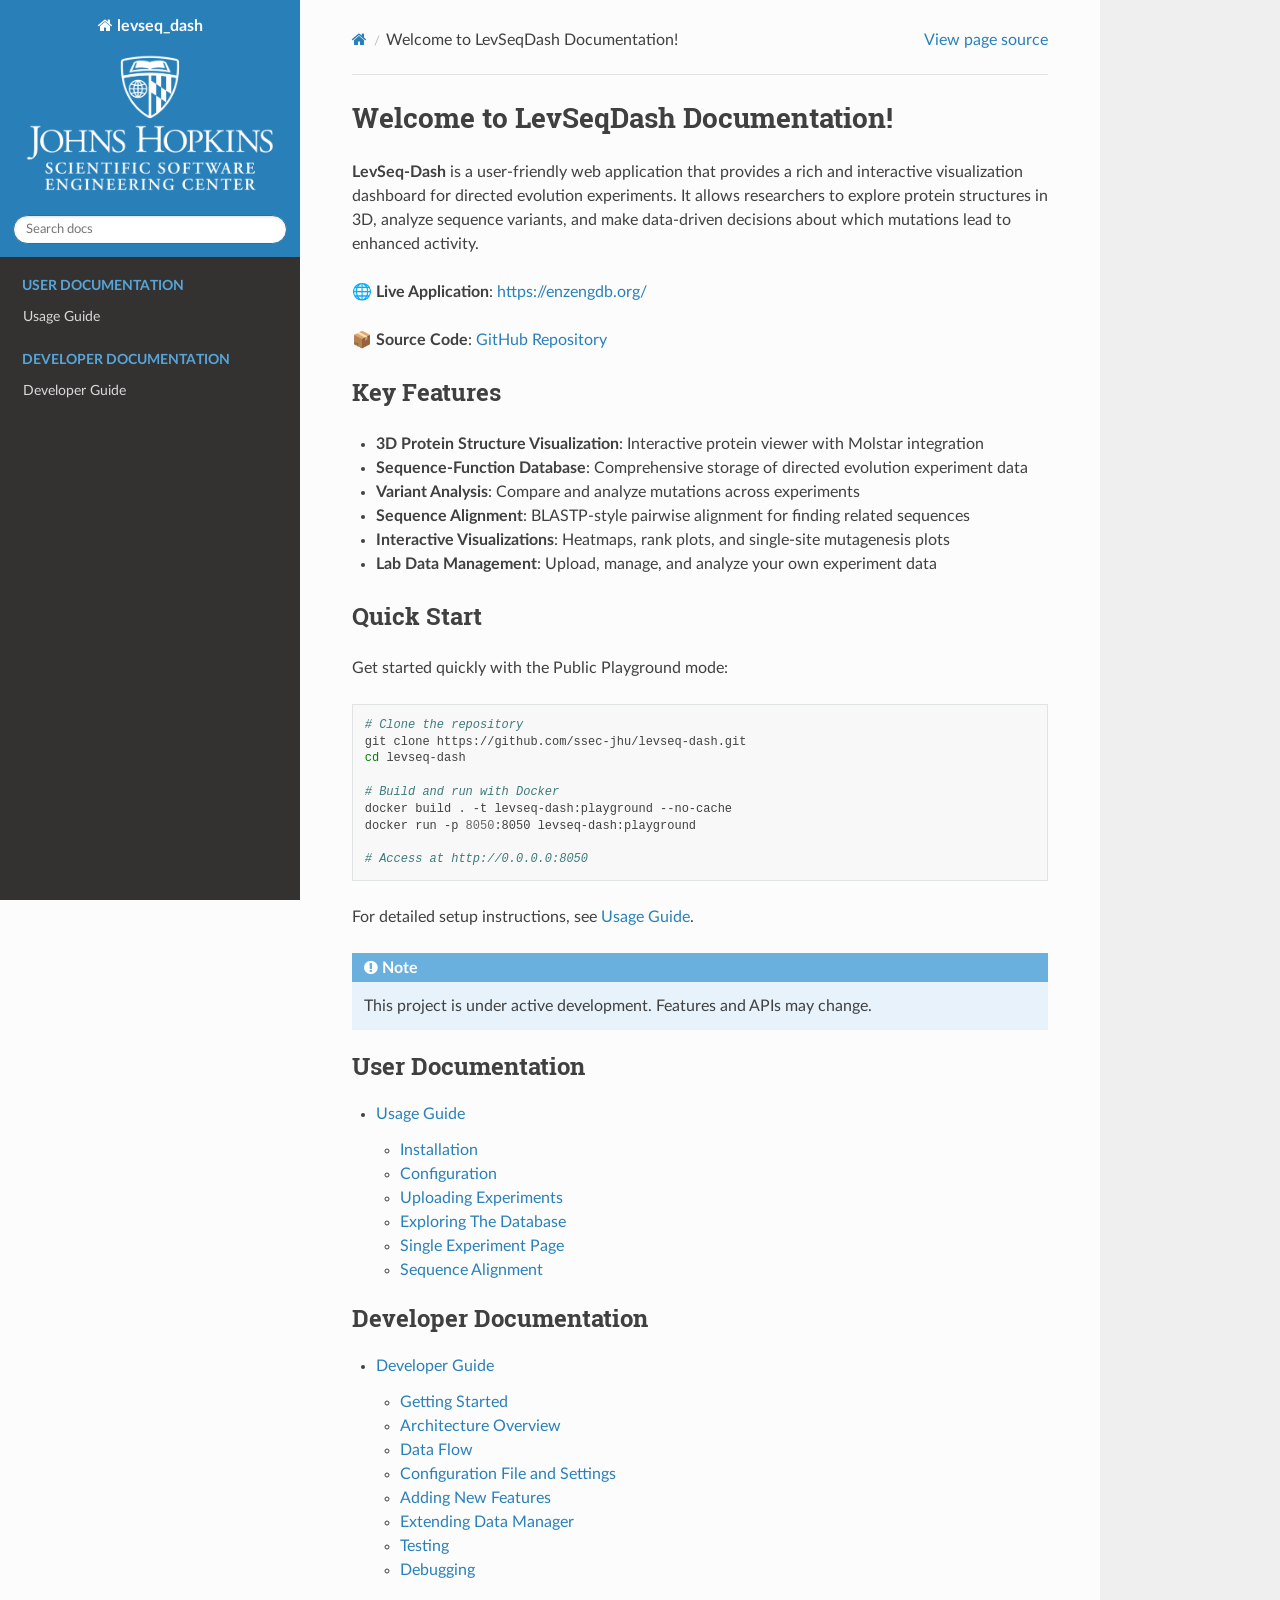
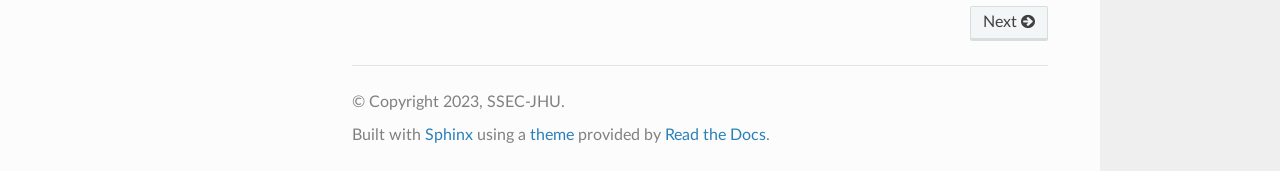
<file: index.html>
<!DOCTYPE html>
<html class="writer-html5" lang="en" data-content_root="./">
<head>
  <meta charset="utf-8" /><meta name="viewport" content="width=device-width, initial-scale=1" />

  <meta name="viewport" content="width=device-width, initial-scale=1.0" />
  <title>Welcome to LevSeqDash Documentation! &mdash; levseq_dash 0.1.dev1+g766015fef</title>
      <link rel="stylesheet" type="text/css" href="_static/pygments.css?v=b86133f3" />
      <link rel="stylesheet" type="text/css" href="_static/css/theme.css?v=9edc463e" />
      <link rel="stylesheet" type="text/css" href="_static/../_static/custom.css?v=9acc99a8" />

  
      <script src="_static/jquery.js?v=5d32c60e"></script>
      <script src="_static/_sphinx_javascript_frameworks_compat.js?v=2cd50e6c"></script>
      <script src="_static/documentation_options.js?v=ab91c79c"></script>
      <script src="_static/doctools.js?v=fd6eb6e6"></script>
      <script src="_static/sphinx_highlight.js?v=6ffebe34"></script>
    <script src="_static/js/theme.js"></script>
    <link rel="index" title="Index" href="genindex.html" />
    <link rel="search" title="Search" href="search.html" />
    <link rel="next" title="Usage Guide" href="usage.html" /> 
</head>

<body class="wy-body-for-nav"> 
  <div class="wy-grid-for-nav">
    <nav data-toggle="wy-nav-shift" class="wy-nav-side">
      <div class="wy-side-scroll">
        <div class="wy-side-nav-search" >

          
          
          <a href="#" class="icon icon-home">
            levseq_dash
              <img src="_static/SSEC_logo_vert_white_lg_1184x661.png" class="logo" alt="Logo"/>
          </a>
<div role="search">
  <form id="rtd-search-form" class="wy-form" action="search.html" method="get">
    <input type="text" name="q" placeholder="Search docs" aria-label="Search docs" />
    <input type="hidden" name="check_keywords" value="yes" />
    <input type="hidden" name="area" value="default" />
  </form>
</div>
        </div><div class="wy-menu wy-menu-vertical" data-spy="affix" role="navigation" aria-label="Navigation menu">
              <p class="caption" role="heading"><span class="caption-text">User Documentation</span></p>
<ul>
<li class="toctree-l1"><a class="reference internal" href="usage.html">Usage Guide</a></li>
</ul>
<p class="caption" role="heading"><span class="caption-text">Developer Documentation</span></p>
<ul>
<li class="toctree-l1"><a class="reference internal" href="developer.html">Developer Guide</a></li>
</ul>

        </div>
      </div>
    </nav>

    <section data-toggle="wy-nav-shift" class="wy-nav-content-wrap"><nav class="wy-nav-top" aria-label="Mobile navigation menu" >
          <i data-toggle="wy-nav-top" class="fa fa-bars"></i>
          <a href="#">levseq_dash</a>
      </nav>

      <div class="wy-nav-content">
        <div class="rst-content">
          <div role="navigation" aria-label="Page navigation">
  <ul class="wy-breadcrumbs">
      <li><a href="#" class="icon icon-home" aria-label="Home"></a></li>
      <li class="breadcrumb-item active">Welcome to LevSeqDash Documentation!</li>
      <li class="wy-breadcrumbs-aside">
            <a href="_sources/index.rst.txt" rel="nofollow"> View page source</a>
      </li>
  </ul>
  <hr/>
</div>
          <div role="main" class="document" itemscope="itemscope" itemtype="http://schema.org/Article">
           <div itemprop="articleBody">
             
  <section id="welcome-to-levseqdash-documentation">
<h1>Welcome to LevSeqDash Documentation!<a class="headerlink" href="#welcome-to-levseqdash-documentation" title="Link to this heading"></a></h1>
<p><strong>LevSeq-Dash</strong> is a user-friendly web application that provides a rich and interactive
visualization dashboard for directed evolution experiments. It allows researchers to explore
protein structures in 3D, analyze sequence variants, and make data-driven decisions about
which mutations lead to enhanced activity.</p>
<p>🌐 <strong>Live Application</strong>: <a class="reference external" href="https://enzengdb.org/">https://enzengdb.org/</a></p>
<p>📦 <strong>Source Code</strong>: <a class="reference external" href="https://github.com/ssec-jhu/levseq-dash">GitHub Repository</a></p>
<section id="key-features">
<h2>Key Features<a class="headerlink" href="#key-features" title="Link to this heading"></a></h2>
<ul class="simple">
<li><p><strong>3D Protein Structure Visualization</strong>: Interactive protein viewer with Molstar integration</p></li>
<li><p><strong>Sequence-Function Database</strong>: Comprehensive storage of directed evolution experiment data</p></li>
<li><p><strong>Variant Analysis</strong>: Compare and analyze mutations across experiments</p></li>
<li><p><strong>Sequence Alignment</strong>: BLASTP-style pairwise alignment for finding related sequences</p></li>
<li><p><strong>Interactive Visualizations</strong>: Heatmaps, rank plots, and single-site mutagenesis plots</p></li>
<li><p><strong>Lab Data Management</strong>: Upload, manage, and analyze your own experiment data</p></li>
</ul>
</section>
<section id="quick-start">
<h2>Quick Start<a class="headerlink" href="#quick-start" title="Link to this heading"></a></h2>
<p>Get started quickly with the Public Playground mode:</p>
<div class="highlight-bash notranslate"><div class="highlight"><pre><span></span><span class="c1"># Clone the repository</span>
git<span class="w"> </span>clone<span class="w"> </span>https://github.com/ssec-jhu/levseq-dash.git
<span class="nb">cd</span><span class="w"> </span>levseq-dash

<span class="c1"># Build and run with Docker</span>
docker<span class="w"> </span>build<span class="w"> </span>.<span class="w"> </span>-t<span class="w"> </span>levseq-dash:playground<span class="w"> </span>--no-cache
docker<span class="w"> </span>run<span class="w"> </span>-p<span class="w"> </span><span class="m">8050</span>:8050<span class="w"> </span>levseq-dash:playground

<span class="c1"># Access at http://0.0.0.0:8050</span>
</pre></div>
</div>
<p>For detailed setup instructions, see <a class="reference internal" href="usage.html"><span class="doc">Usage Guide</span></a>.</p>
<div class="admonition note">
<p class="admonition-title">Note</p>
<p>This project is under active development. Features and APIs may change.</p>
</div>
<div class="toctree-wrapper compound">
<p class="caption" role="heading"><span class="caption-text">User Documentation</span></p>
<ul>
<li class="toctree-l1"><a class="reference internal" href="usage.html">Usage Guide</a><ul>
<li class="toctree-l2"><a class="reference internal" href="usage.html#installation">Installation</a></li>
<li class="toctree-l2"><a class="reference internal" href="usage.html#configuration">Configuration</a></li>
<li class="toctree-l2"><a class="reference internal" href="usage.html#uploading-experiments">Uploading Experiments</a></li>
<li class="toctree-l2"><a class="reference internal" href="usage.html#exploring-the-database">Exploring The Database</a></li>
<li class="toctree-l2"><a class="reference internal" href="usage.html#single-experiment-page">Single Experiment Page</a></li>
<li class="toctree-l2"><a class="reference internal" href="usage.html#sequence-alignment">Sequence Alignment</a></li>
</ul>
</li>
</ul>
</div>
<div class="toctree-wrapper compound">
<p class="caption" role="heading"><span class="caption-text">Developer Documentation</span></p>
<ul>
<li class="toctree-l1"><a class="reference internal" href="developer.html">Developer Guide</a><ul>
<li class="toctree-l2"><a class="reference internal" href="developer.html#getting-started">Getting Started</a></li>
<li class="toctree-l2"><a class="reference internal" href="developer.html#architecture-overview">Architecture Overview</a></li>
<li class="toctree-l2"><a class="reference internal" href="developer.html#data-flow">Data Flow</a></li>
<li class="toctree-l2"><a class="reference internal" href="developer.html#configuration-file-and-settings">Configuration File and Settings</a></li>
<li class="toctree-l2"><a class="reference internal" href="developer.html#adding-new-features">Adding New Features</a></li>
<li class="toctree-l2"><a class="reference internal" href="developer.html#extending-data-manager">Extending Data Manager</a></li>
<li class="toctree-l2"><a class="reference internal" href="developer.html#testing">Testing</a></li>
<li class="toctree-l2"><a class="reference internal" href="developer.html#debugging">Debugging</a></li>
</ul>
</li>
</ul>
</div>
<div class="toctree-wrapper compound">
</div>
</section>
</section>


           </div>
          </div>
          <footer><div class="rst-footer-buttons" role="navigation" aria-label="Footer">
        <a href="usage.html" class="btn btn-neutral float-right" title="Usage Guide" accesskey="n" rel="next">Next <span class="fa fa-arrow-circle-right" aria-hidden="true"></span></a>
    </div>

  <hr/>

  <div role="contentinfo">
    <p>&#169; Copyright 2023, SSEC-JHU.</p>
  </div>

  Built with <a href="https://www.sphinx-doc.org/">Sphinx</a> using a
    <a href="https://github.com/readthedocs/sphinx_rtd_theme">theme</a>
    provided by <a href="https://readthedocs.org">Read the Docs</a>.
   

</footer>
        </div>
      </div>
    </section>
  </div>
  <script>
      jQuery(function () {
          SphinxRtdTheme.Navigation.enable(true);
      });
  </script> 

</body>
</html>
</file>
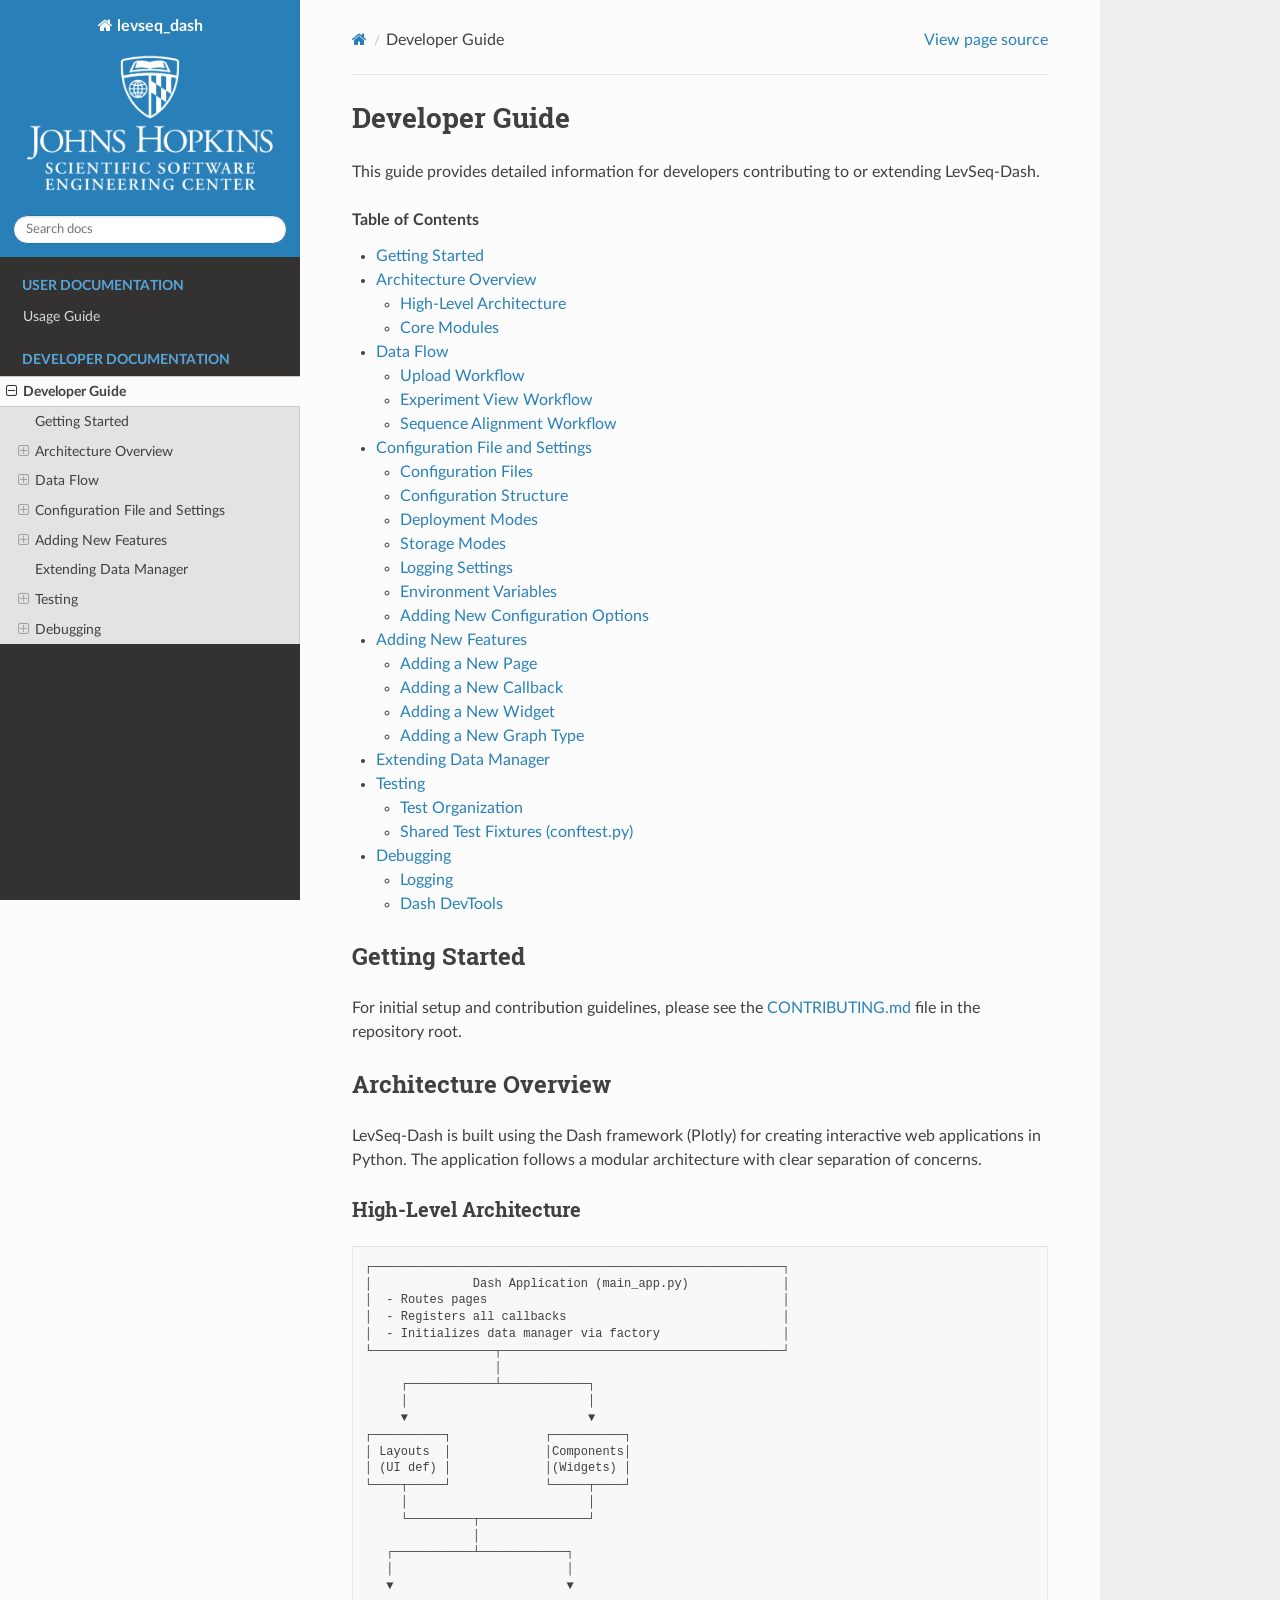
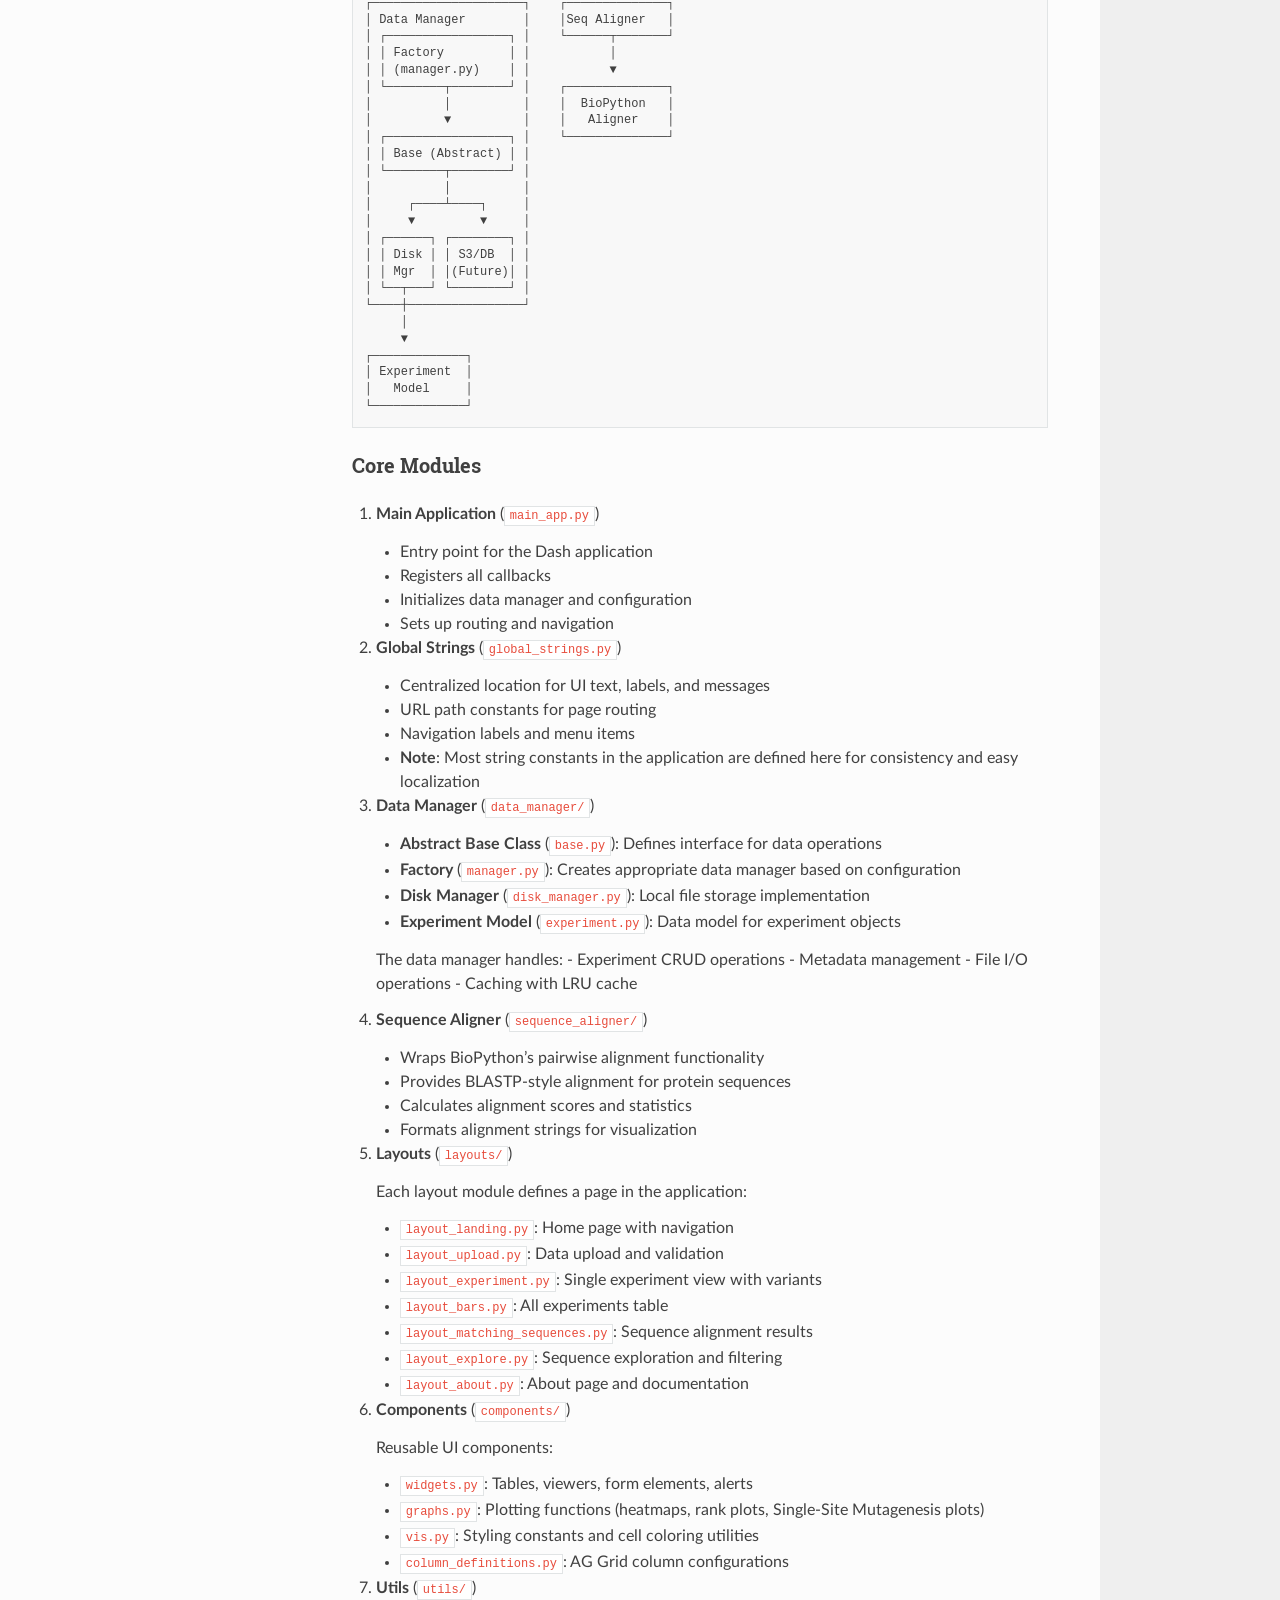
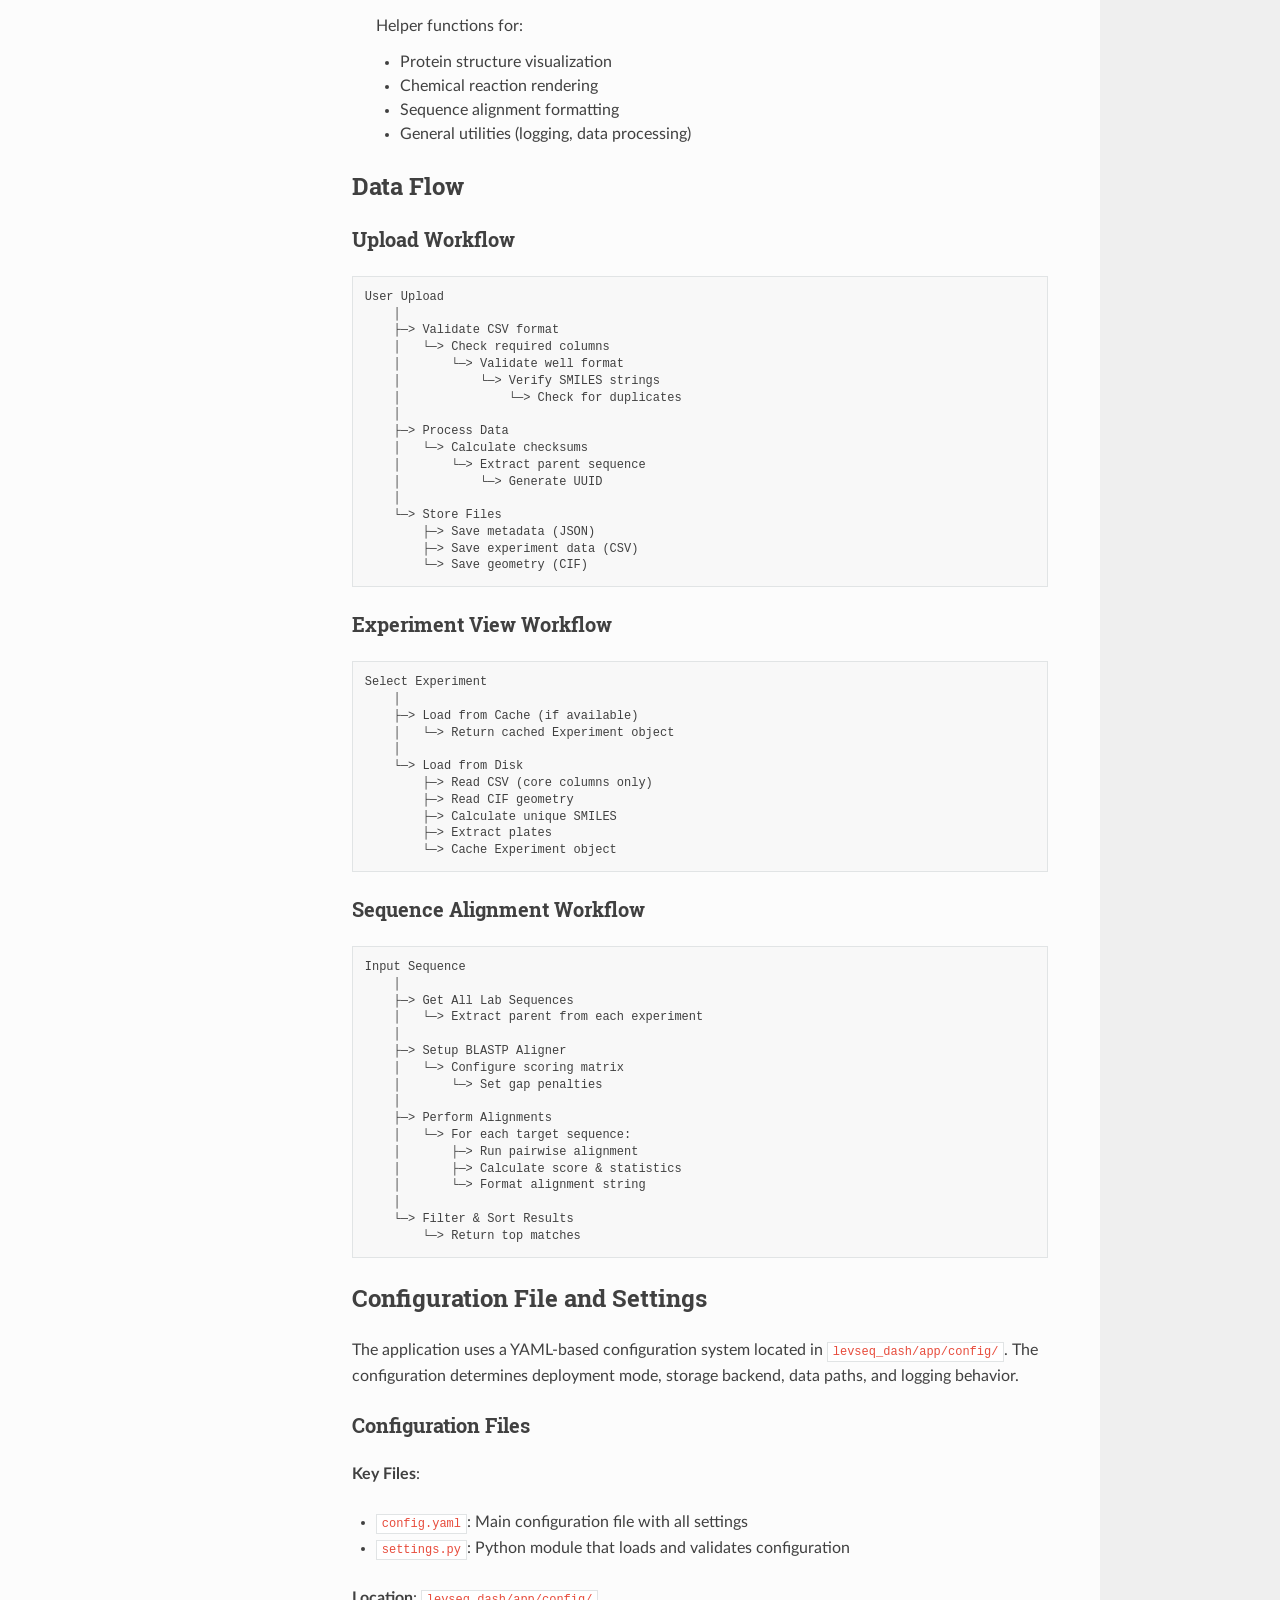
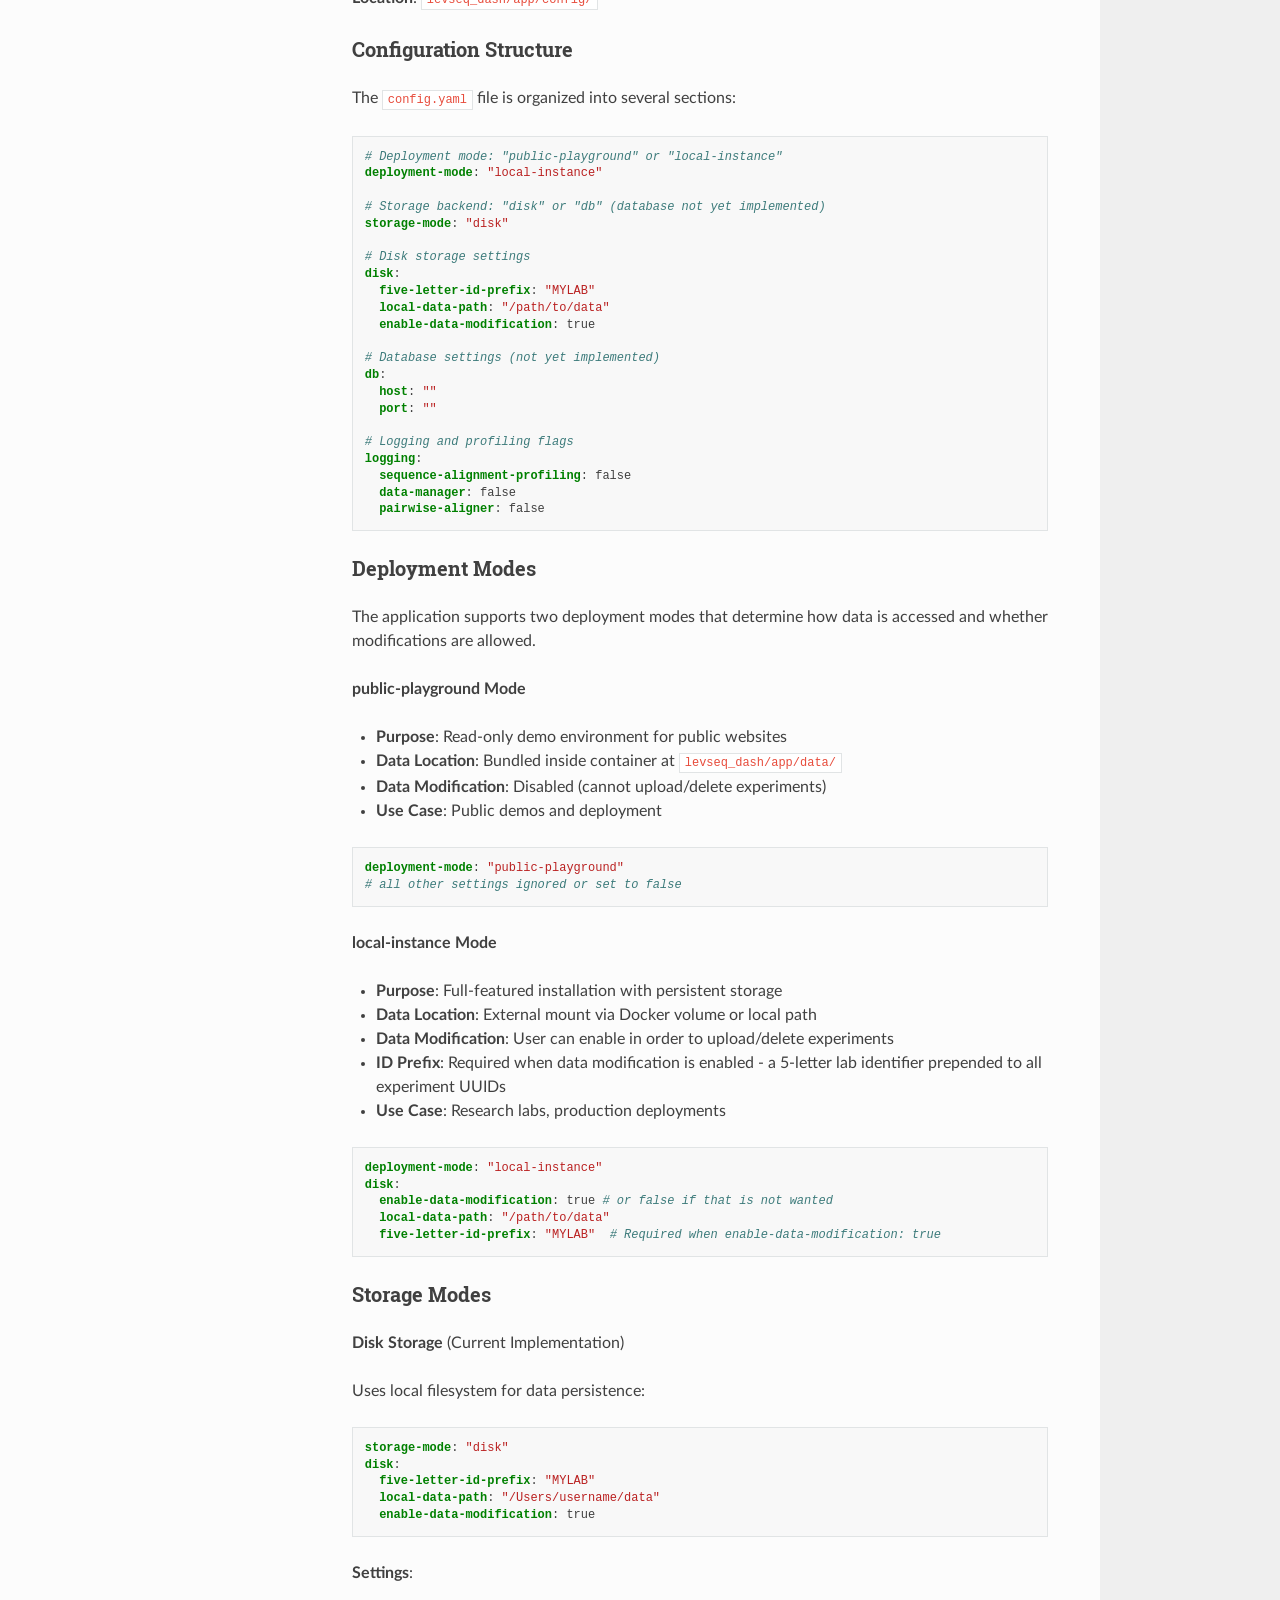
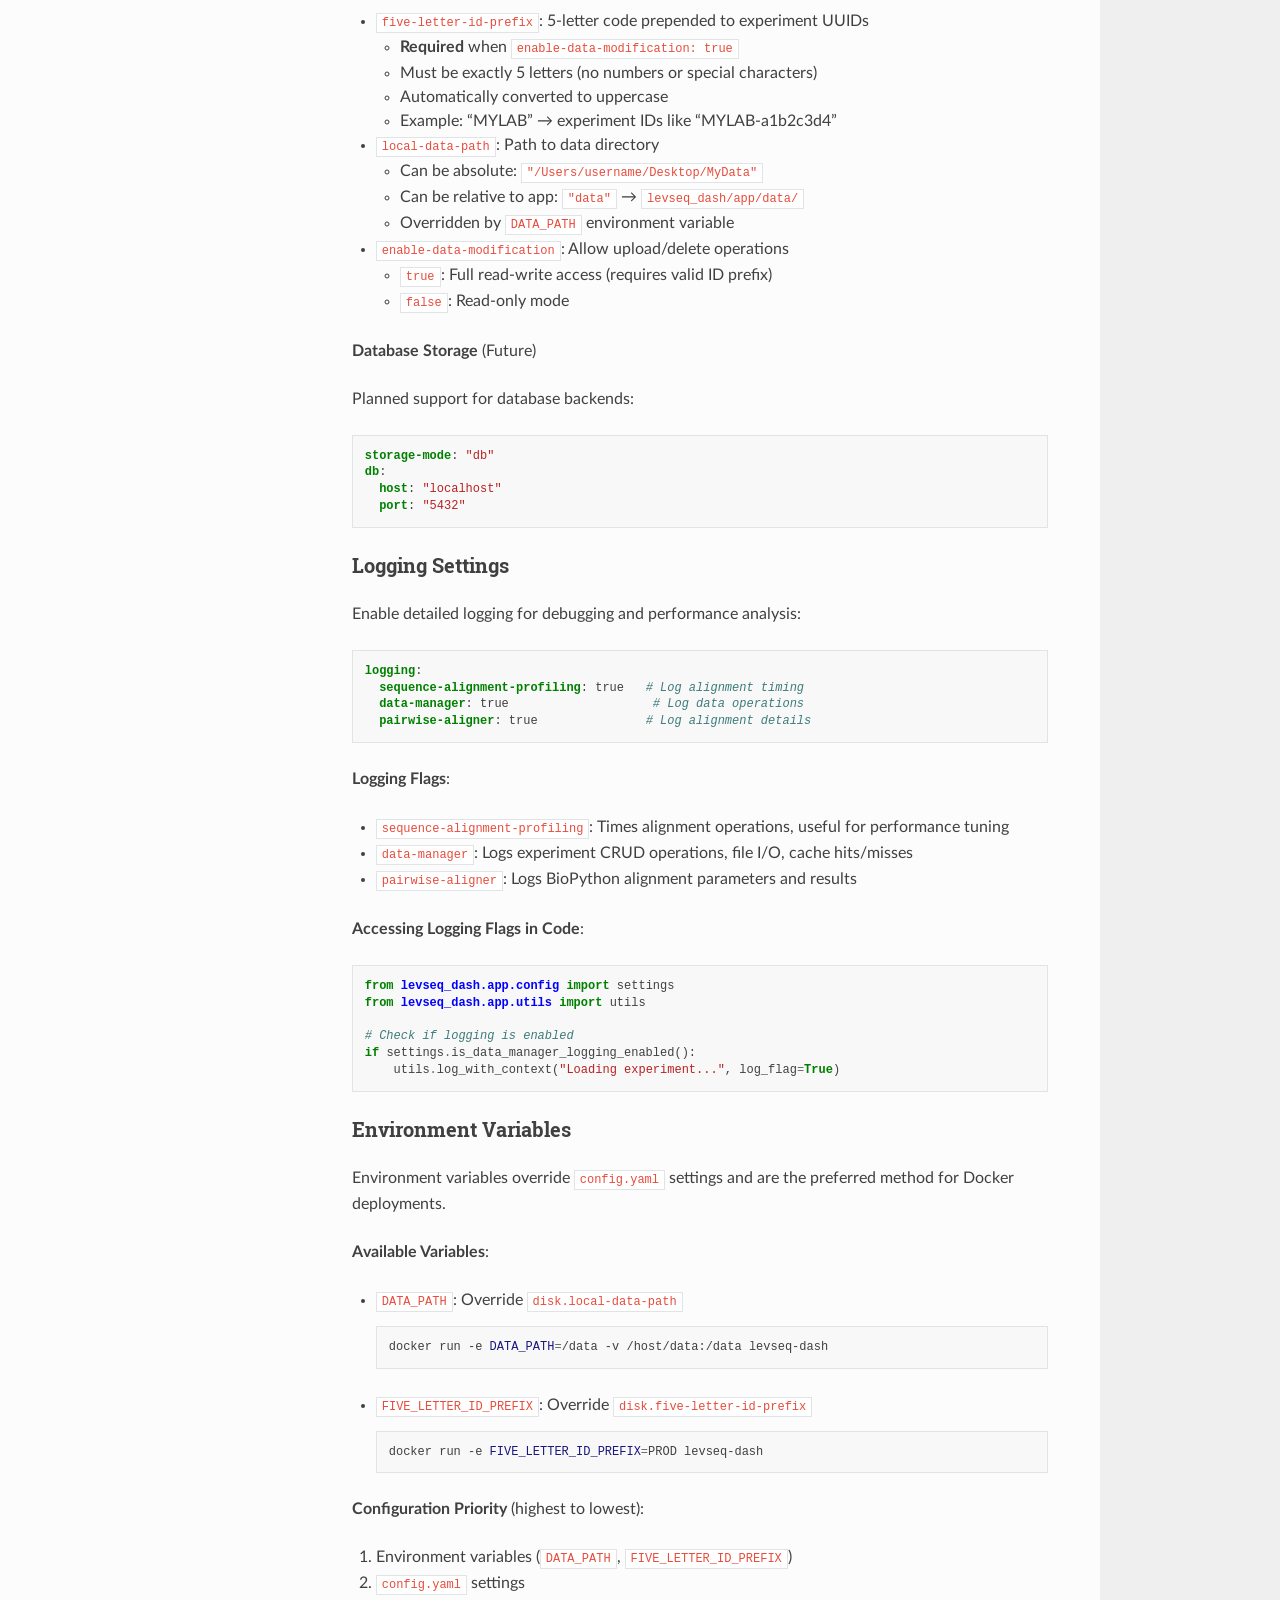
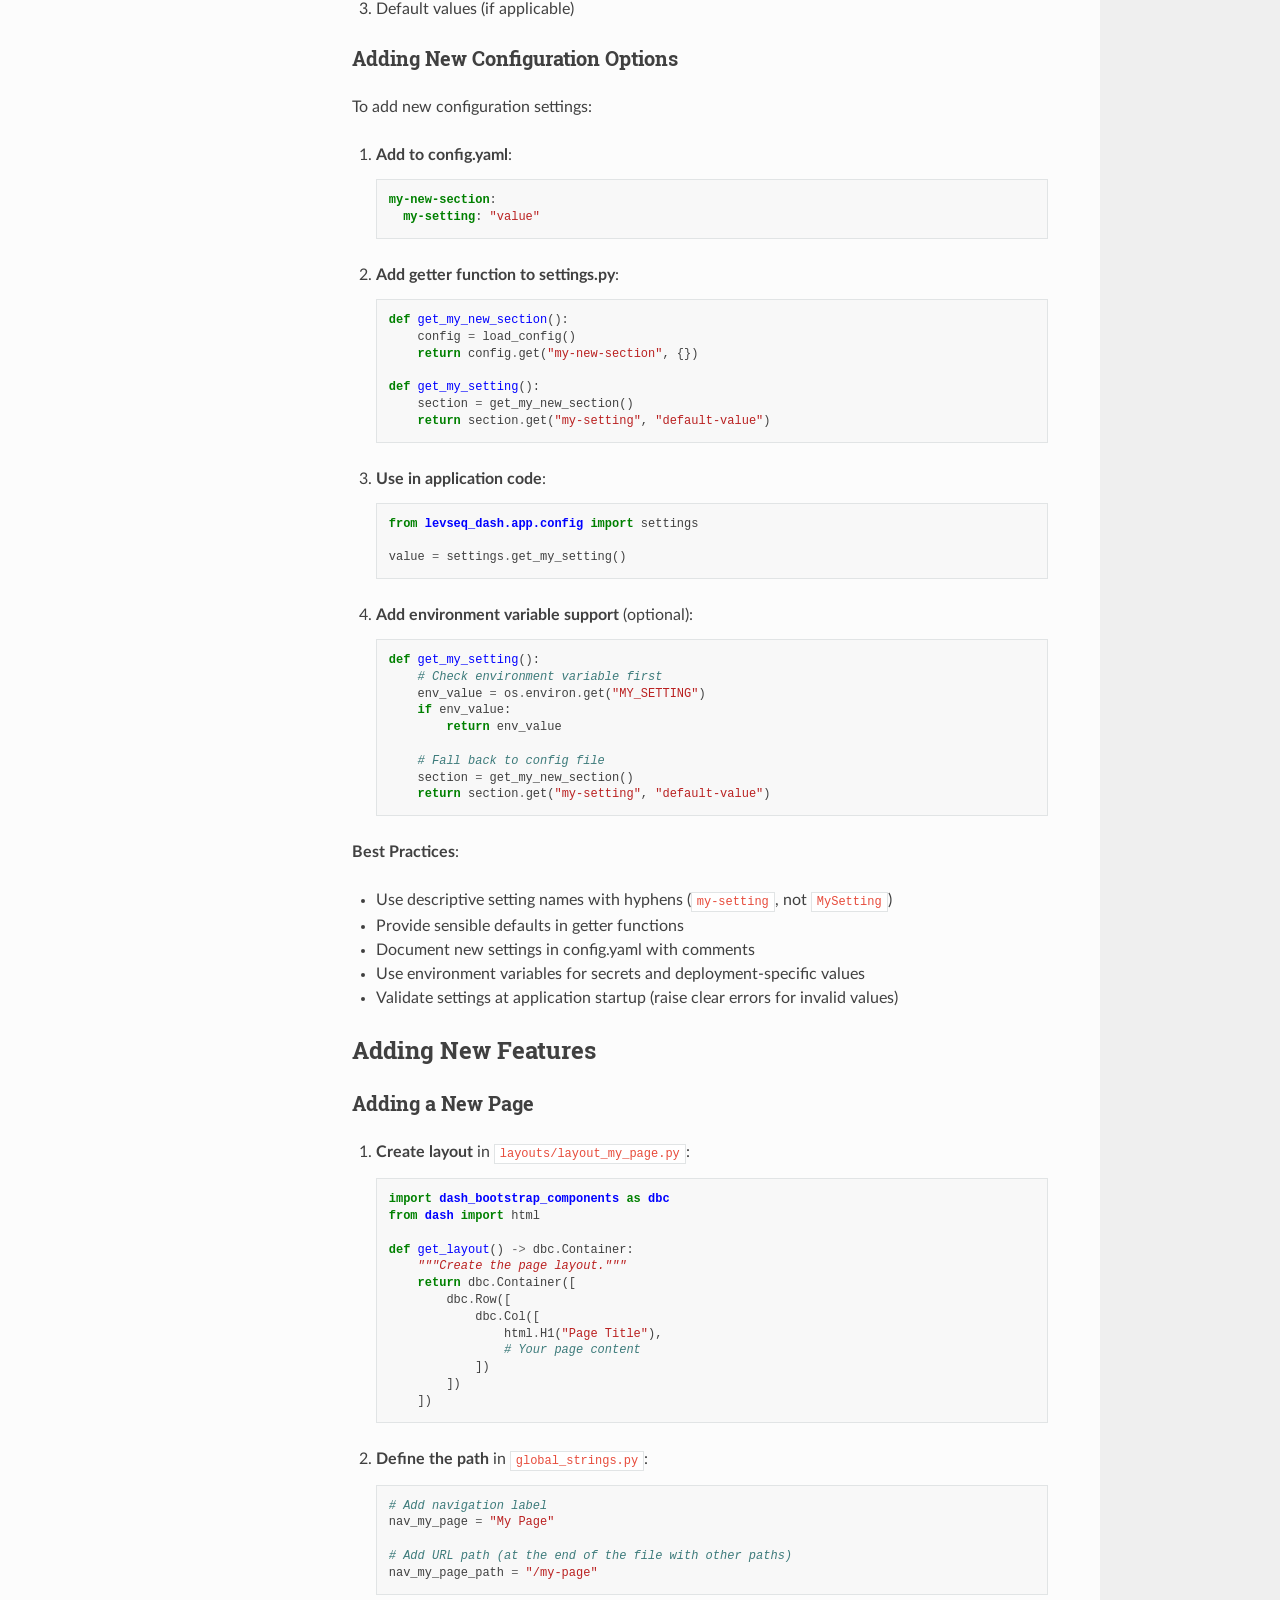
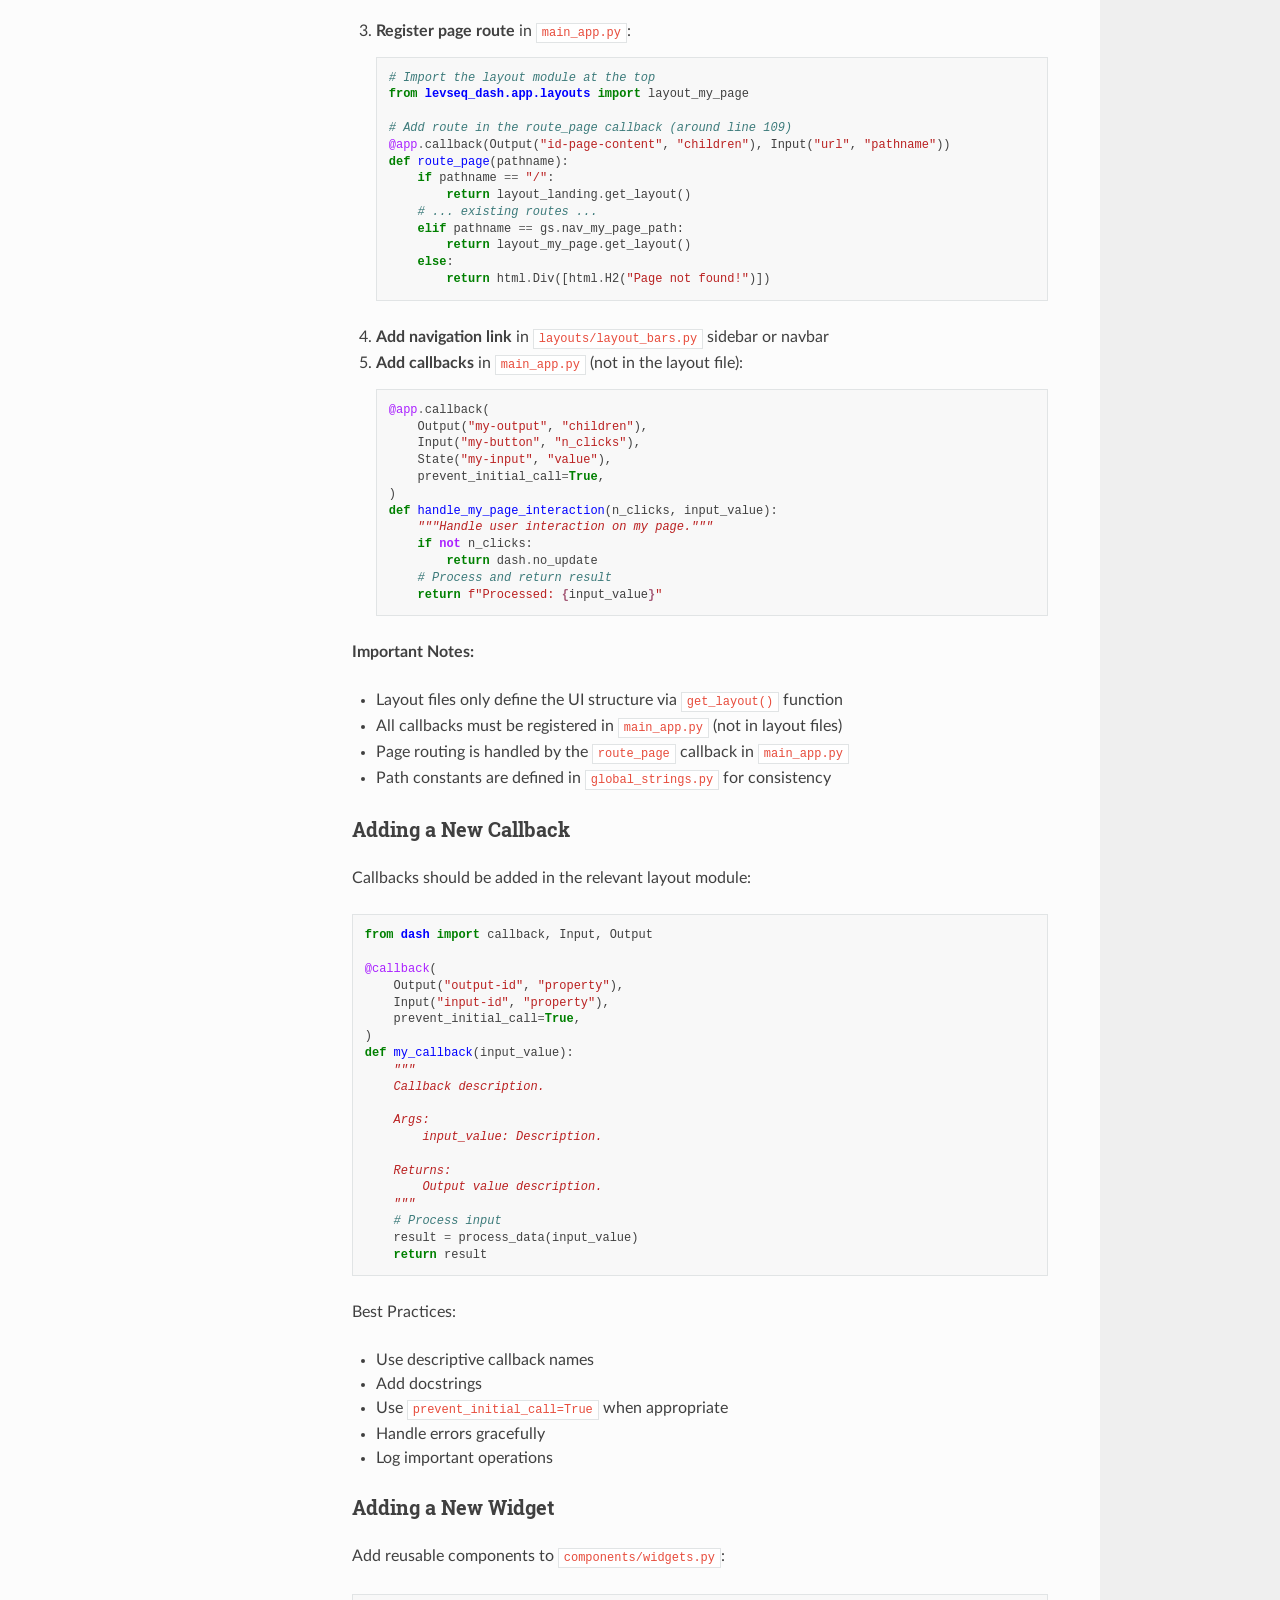
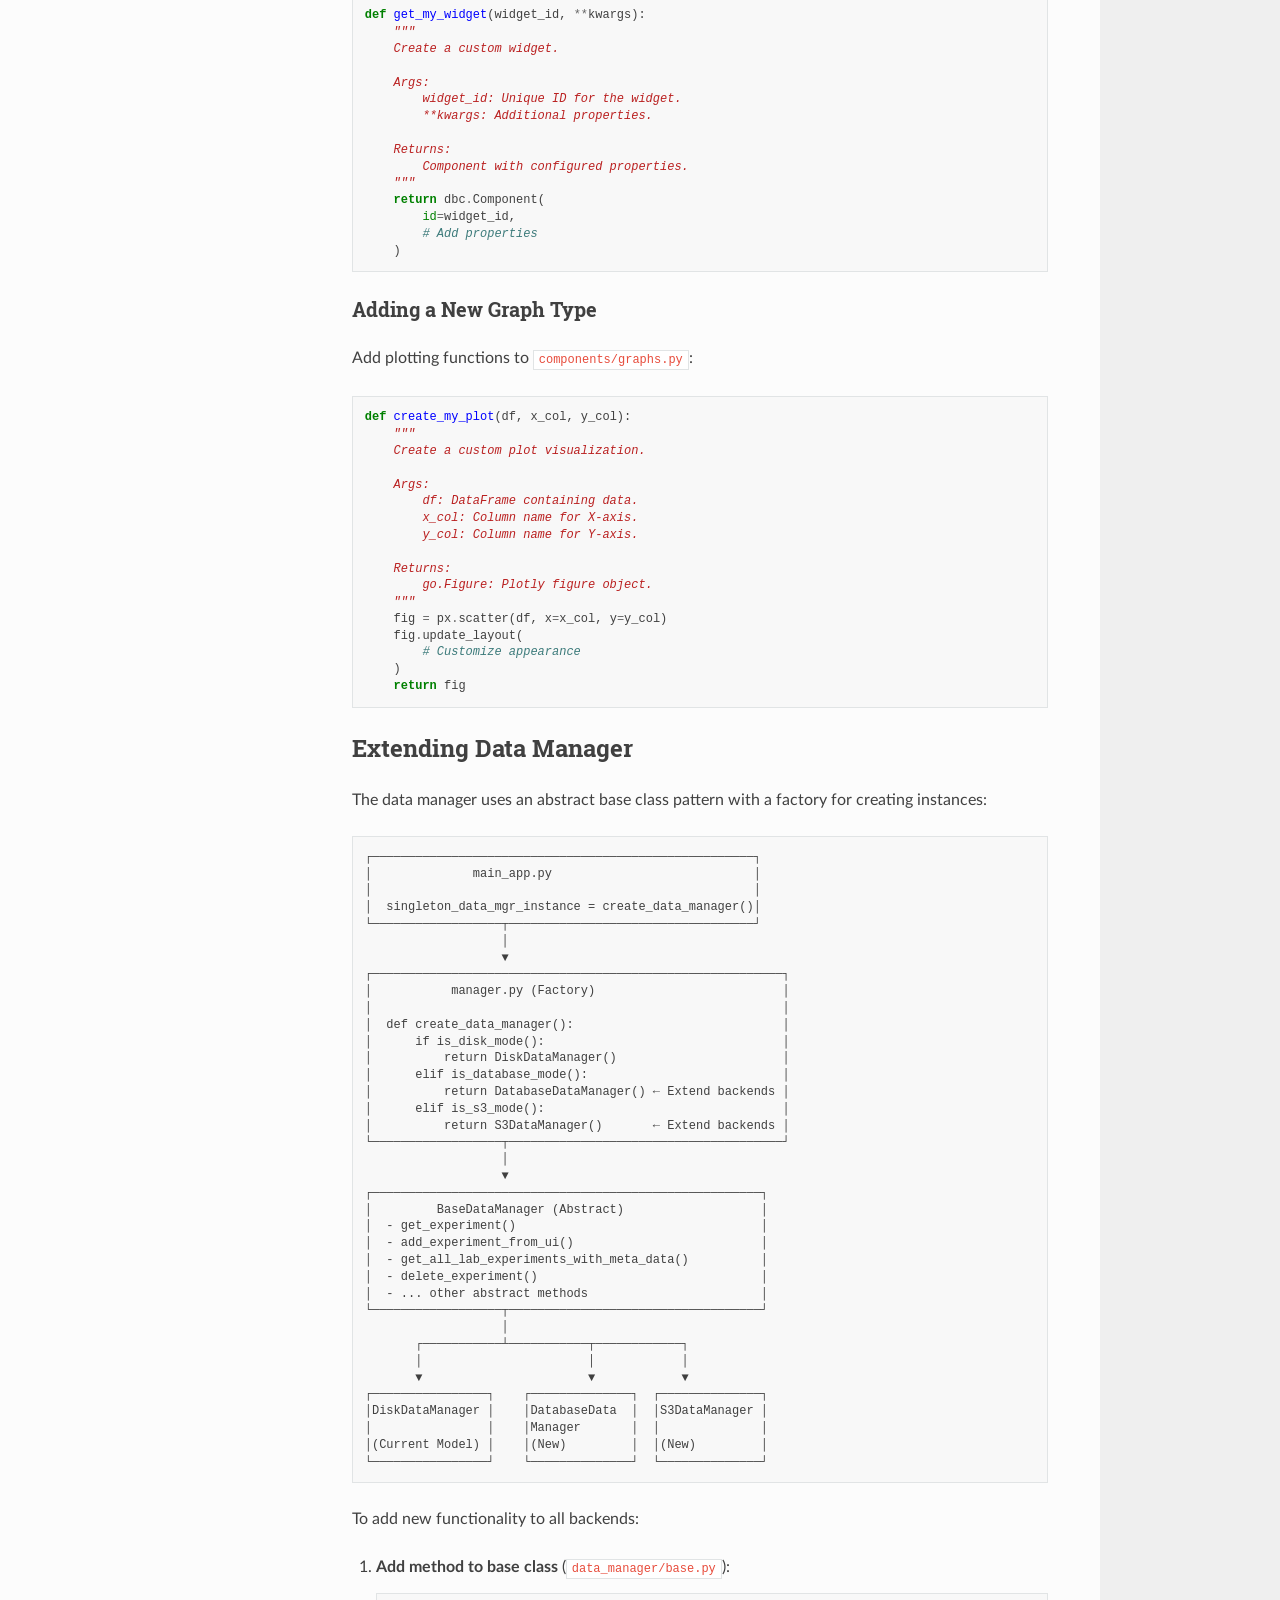
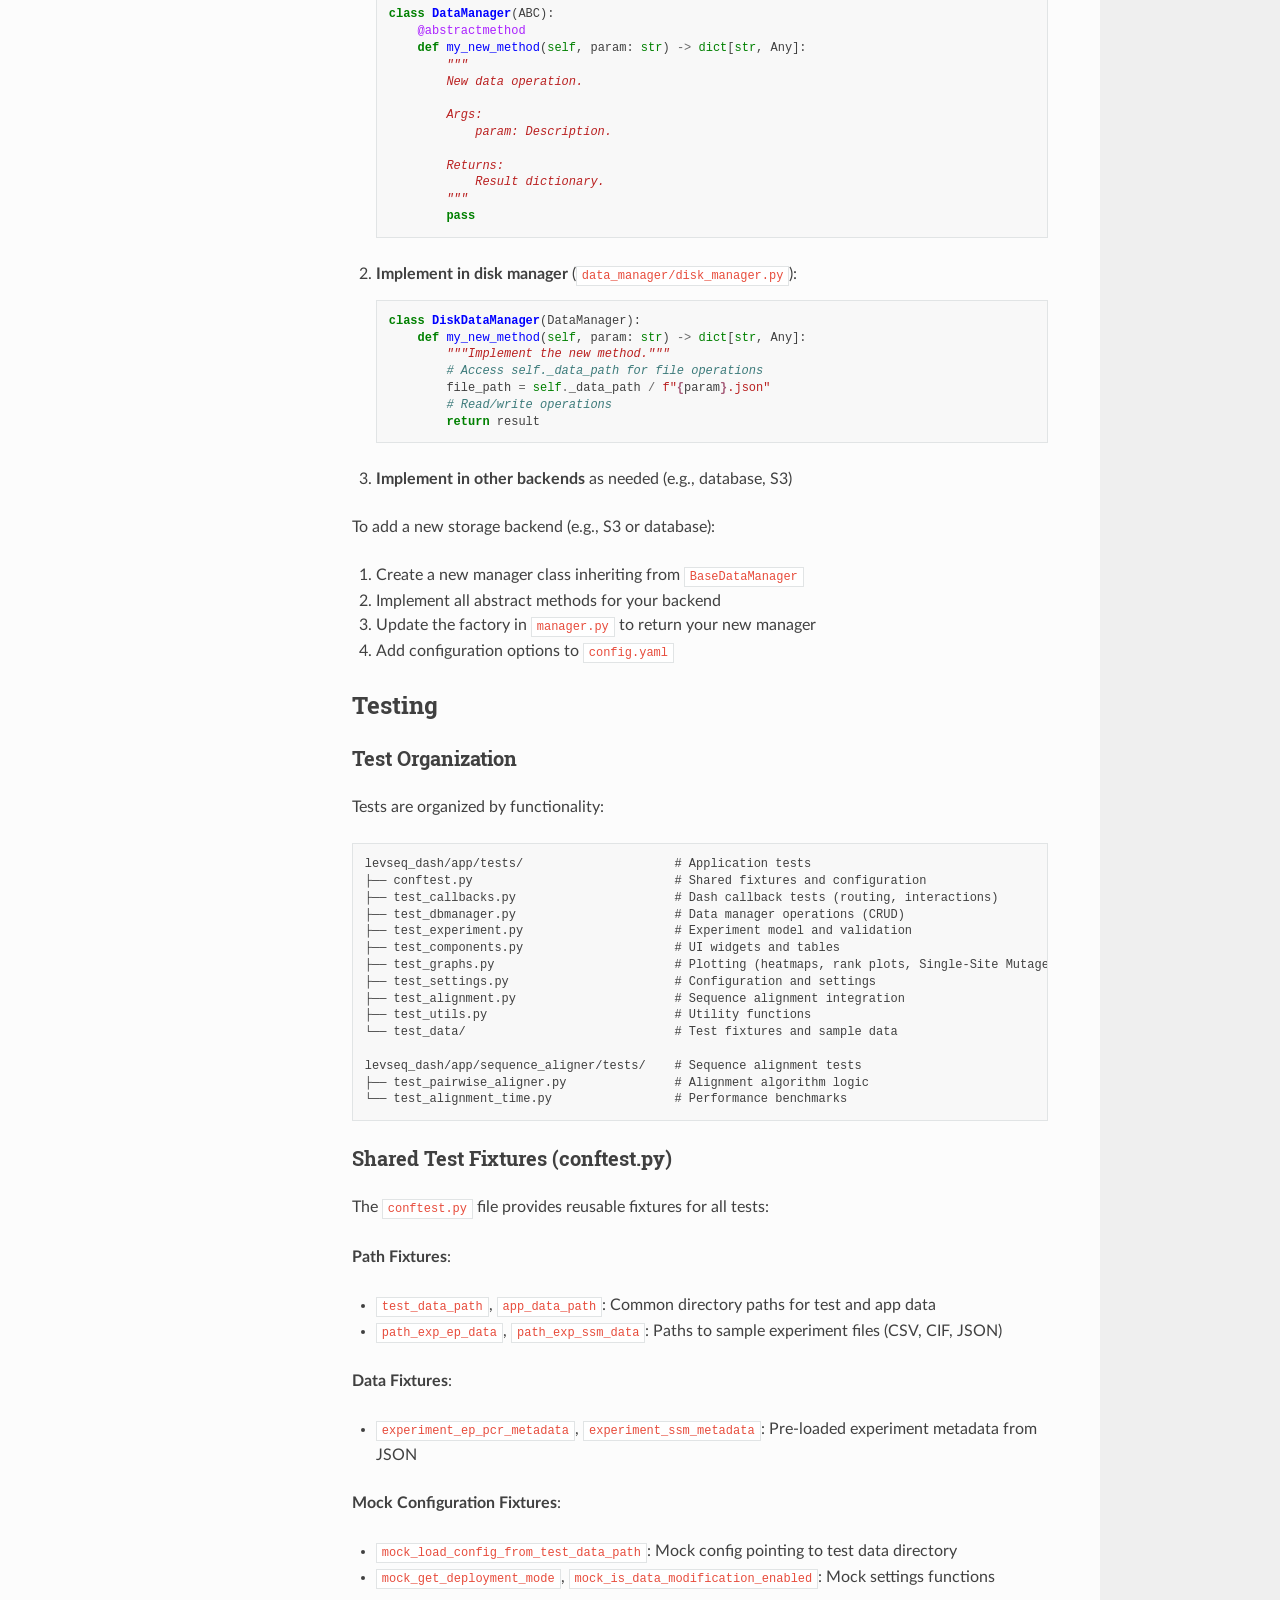
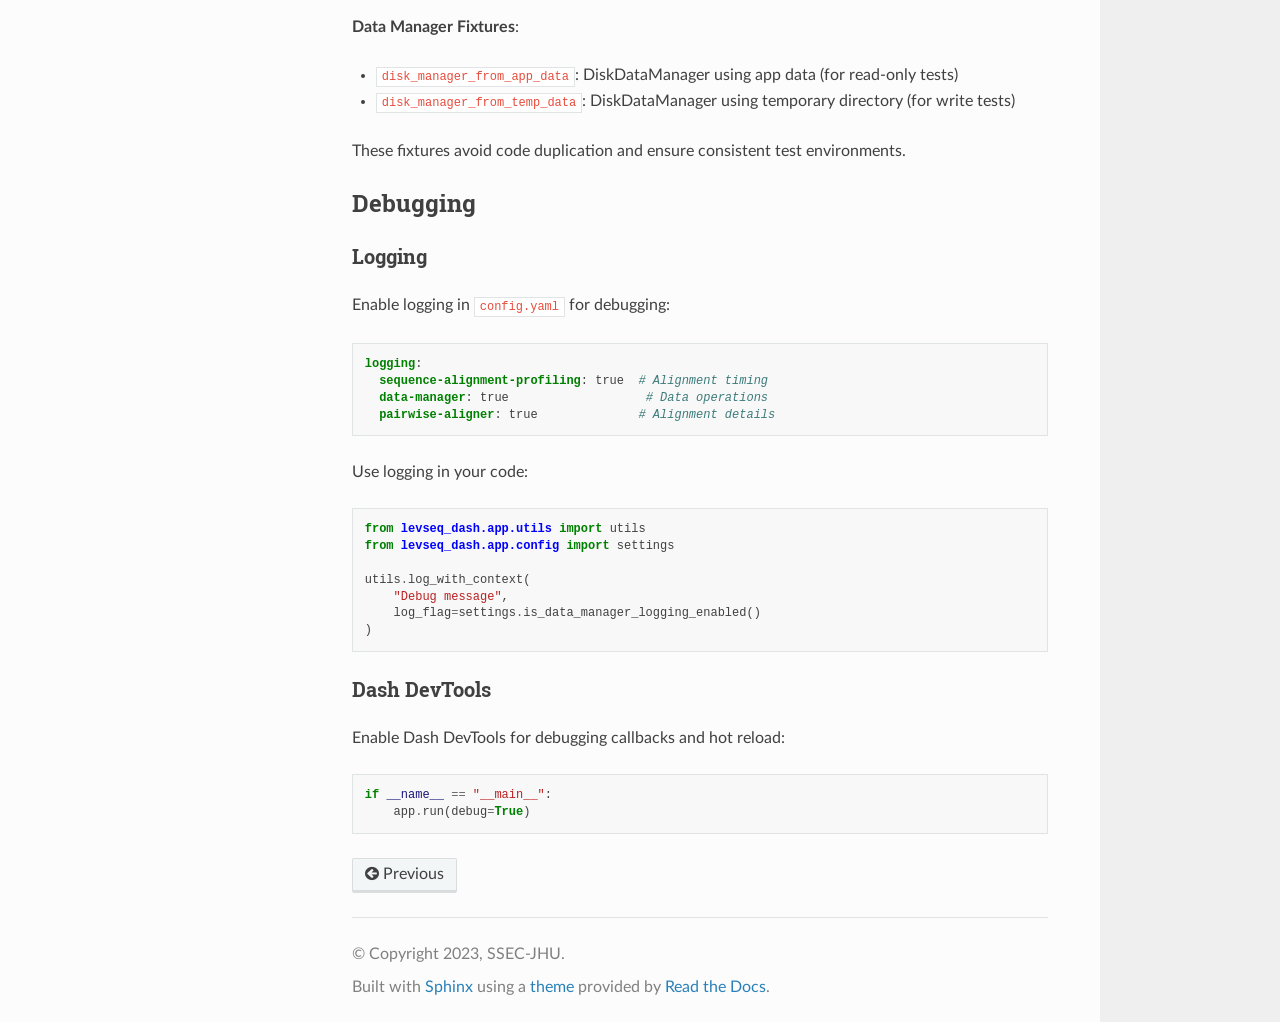
<file: developer.html>
<!DOCTYPE html>
<html class="writer-html5" lang="en" data-content_root="./">
<head>
  <meta charset="utf-8" /><meta name="viewport" content="width=device-width, initial-scale=1" />

  <meta name="viewport" content="width=device-width, initial-scale=1.0" />
  <title>Developer Guide &mdash; levseq_dash 0.1.dev1+g766015fef</title>
      <link rel="stylesheet" type="text/css" href="_static/pygments.css?v=b86133f3" />
      <link rel="stylesheet" type="text/css" href="_static/css/theme.css?v=9edc463e" />
      <link rel="stylesheet" type="text/css" href="_static/../_static/custom.css?v=9acc99a8" />

  
      <script src="_static/jquery.js?v=5d32c60e"></script>
      <script src="_static/_sphinx_javascript_frameworks_compat.js?v=2cd50e6c"></script>
      <script src="_static/documentation_options.js?v=ab91c79c"></script>
      <script src="_static/doctools.js?v=fd6eb6e6"></script>
      <script src="_static/sphinx_highlight.js?v=6ffebe34"></script>
    <script src="_static/js/theme.js"></script>
    <link rel="index" title="Index" href="genindex.html" />
    <link rel="search" title="Search" href="search.html" />
    <link rel="prev" title="Usage Guide" href="usage.html" /> 
</head>

<body class="wy-body-for-nav"> 
  <div class="wy-grid-for-nav">
    <nav data-toggle="wy-nav-shift" class="wy-nav-side">
      <div class="wy-side-scroll">
        <div class="wy-side-nav-search" >

          
          
          <a href="index.html" class="icon icon-home">
            levseq_dash
              <img src="_static/SSEC_logo_vert_white_lg_1184x661.png" class="logo" alt="Logo"/>
          </a>
<div role="search">
  <form id="rtd-search-form" class="wy-form" action="search.html" method="get">
    <input type="text" name="q" placeholder="Search docs" aria-label="Search docs" />
    <input type="hidden" name="check_keywords" value="yes" />
    <input type="hidden" name="area" value="default" />
  </form>
</div>
        </div><div class="wy-menu wy-menu-vertical" data-spy="affix" role="navigation" aria-label="Navigation menu">
              <p class="caption" role="heading"><span class="caption-text">User Documentation</span></p>
<ul>
<li class="toctree-l1"><a class="reference internal" href="usage.html">Usage Guide</a></li>
</ul>
<p class="caption" role="heading"><span class="caption-text">Developer Documentation</span></p>
<ul class="current">
<li class="toctree-l1 current"><a class="current reference internal" href="#">Developer Guide</a><ul>
<li class="toctree-l2"><a class="reference internal" href="#getting-started">Getting Started</a></li>
<li class="toctree-l2"><a class="reference internal" href="#architecture-overview">Architecture Overview</a><ul>
<li class="toctree-l3"><a class="reference internal" href="#high-level-architecture">High-Level Architecture</a></li>
<li class="toctree-l3"><a class="reference internal" href="#core-modules">Core Modules</a></li>
</ul>
</li>
<li class="toctree-l2"><a class="reference internal" href="#data-flow">Data Flow</a><ul>
<li class="toctree-l3"><a class="reference internal" href="#upload-workflow">Upload Workflow</a></li>
<li class="toctree-l3"><a class="reference internal" href="#experiment-view-workflow">Experiment View Workflow</a></li>
<li class="toctree-l3"><a class="reference internal" href="#sequence-alignment-workflow">Sequence Alignment Workflow</a></li>
</ul>
</li>
<li class="toctree-l2"><a class="reference internal" href="#configuration-file-and-settings">Configuration File and Settings</a><ul>
<li class="toctree-l3"><a class="reference internal" href="#configuration-files">Configuration Files</a></li>
<li class="toctree-l3"><a class="reference internal" href="#configuration-structure">Configuration Structure</a></li>
<li class="toctree-l3"><a class="reference internal" href="#deployment-modes">Deployment Modes</a></li>
<li class="toctree-l3"><a class="reference internal" href="#storage-modes">Storage Modes</a></li>
<li class="toctree-l3"><a class="reference internal" href="#logging-settings">Logging Settings</a></li>
<li class="toctree-l3"><a class="reference internal" href="#environment-variables">Environment Variables</a></li>
<li class="toctree-l3"><a class="reference internal" href="#adding-new-configuration-options">Adding New Configuration Options</a></li>
</ul>
</li>
<li class="toctree-l2"><a class="reference internal" href="#adding-new-features">Adding New Features</a><ul>
<li class="toctree-l3"><a class="reference internal" href="#adding-a-new-page">Adding a New Page</a></li>
<li class="toctree-l3"><a class="reference internal" href="#adding-a-new-callback">Adding a New Callback</a></li>
<li class="toctree-l3"><a class="reference internal" href="#adding-a-new-widget">Adding a New Widget</a></li>
<li class="toctree-l3"><a class="reference internal" href="#adding-a-new-graph-type">Adding a New Graph Type</a></li>
</ul>
</li>
<li class="toctree-l2"><a class="reference internal" href="#extending-data-manager">Extending Data Manager</a></li>
<li class="toctree-l2"><a class="reference internal" href="#testing">Testing</a><ul>
<li class="toctree-l3"><a class="reference internal" href="#test-organization">Test Organization</a></li>
<li class="toctree-l3"><a class="reference internal" href="#shared-test-fixtures-conftest-py">Shared Test Fixtures (conftest.py)</a></li>
</ul>
</li>
<li class="toctree-l2"><a class="reference internal" href="#debugging">Debugging</a><ul>
<li class="toctree-l3"><a class="reference internal" href="#logging">Logging</a></li>
<li class="toctree-l3"><a class="reference internal" href="#dash-devtools">Dash DevTools</a></li>
</ul>
</li>
</ul>
</li>
</ul>

        </div>
      </div>
    </nav>

    <section data-toggle="wy-nav-shift" class="wy-nav-content-wrap"><nav class="wy-nav-top" aria-label="Mobile navigation menu" >
          <i data-toggle="wy-nav-top" class="fa fa-bars"></i>
          <a href="index.html">levseq_dash</a>
      </nav>

      <div class="wy-nav-content">
        <div class="rst-content">
          <div role="navigation" aria-label="Page navigation">
  <ul class="wy-breadcrumbs">
      <li><a href="index.html" class="icon icon-home" aria-label="Home"></a></li>
      <li class="breadcrumb-item active">Developer Guide</li>
      <li class="wy-breadcrumbs-aside">
            <a href="_sources/developer.rst.txt" rel="nofollow"> View page source</a>
      </li>
  </ul>
  <hr/>
</div>
          <div role="main" class="document" itemscope="itemscope" itemtype="http://schema.org/Article">
           <div itemprop="articleBody">
             
  <section id="developer-guide">
<h1>Developer Guide<a class="headerlink" href="#developer-guide" title="Link to this heading"></a></h1>
<p>This guide provides detailed information for developers contributing to or extending LevSeq-Dash.</p>
<nav class="contents local" id="table-of-contents">
<p class="topic-title">Table of Contents</p>
<ul class="simple">
<li><p><a class="reference internal" href="#getting-started" id="id1">Getting Started</a></p></li>
<li><p><a class="reference internal" href="#architecture-overview" id="id2">Architecture Overview</a></p>
<ul>
<li><p><a class="reference internal" href="#high-level-architecture" id="id3">High-Level Architecture</a></p></li>
<li><p><a class="reference internal" href="#core-modules" id="id4">Core Modules</a></p></li>
</ul>
</li>
<li><p><a class="reference internal" href="#data-flow" id="id5">Data Flow</a></p>
<ul>
<li><p><a class="reference internal" href="#upload-workflow" id="id6">Upload Workflow</a></p></li>
<li><p><a class="reference internal" href="#experiment-view-workflow" id="id7">Experiment View Workflow</a></p></li>
<li><p><a class="reference internal" href="#sequence-alignment-workflow" id="id8">Sequence Alignment Workflow</a></p></li>
</ul>
</li>
<li><p><a class="reference internal" href="#configuration-file-and-settings" id="id9">Configuration File and Settings</a></p>
<ul>
<li><p><a class="reference internal" href="#configuration-files" id="id10">Configuration Files</a></p></li>
<li><p><a class="reference internal" href="#configuration-structure" id="id11">Configuration Structure</a></p></li>
<li><p><a class="reference internal" href="#deployment-modes" id="id12">Deployment Modes</a></p></li>
<li><p><a class="reference internal" href="#storage-modes" id="id13">Storage Modes</a></p></li>
<li><p><a class="reference internal" href="#logging-settings" id="id14">Logging Settings</a></p></li>
<li><p><a class="reference internal" href="#environment-variables" id="id15">Environment Variables</a></p></li>
<li><p><a class="reference internal" href="#adding-new-configuration-options" id="id16">Adding New Configuration Options</a></p></li>
</ul>
</li>
<li><p><a class="reference internal" href="#adding-new-features" id="id17">Adding New Features</a></p>
<ul>
<li><p><a class="reference internal" href="#adding-a-new-page" id="id18">Adding a New Page</a></p></li>
<li><p><a class="reference internal" href="#adding-a-new-callback" id="id19">Adding a New Callback</a></p></li>
<li><p><a class="reference internal" href="#adding-a-new-widget" id="id20">Adding a New Widget</a></p></li>
<li><p><a class="reference internal" href="#adding-a-new-graph-type" id="id21">Adding a New Graph Type</a></p></li>
</ul>
</li>
<li><p><a class="reference internal" href="#extending-data-manager" id="id22">Extending Data Manager</a></p></li>
<li><p><a class="reference internal" href="#testing" id="id23">Testing</a></p>
<ul>
<li><p><a class="reference internal" href="#test-organization" id="id24">Test Organization</a></p></li>
<li><p><a class="reference internal" href="#shared-test-fixtures-conftest-py" id="id25">Shared Test Fixtures (conftest.py)</a></p></li>
</ul>
</li>
<li><p><a class="reference internal" href="#debugging" id="id26">Debugging</a></p>
<ul>
<li><p><a class="reference internal" href="#logging" id="id27">Logging</a></p></li>
<li><p><a class="reference internal" href="#dash-devtools" id="id28">Dash DevTools</a></p></li>
</ul>
</li>
</ul>
</nav>
<section id="getting-started">
<h2><a class="toc-backref" href="#id1" role="doc-backlink">Getting Started</a><a class="headerlink" href="#getting-started" title="Link to this heading"></a></h2>
<p>For initial setup and contribution guidelines, please see the <a class="reference external" href="https://github.com/ssec-jhu/levseq-dash/blob/main/CONTRIBUTING.md">CONTRIBUTING.md</a> file in the repository root.</p>
</section>
<section id="architecture-overview">
<h2><a class="toc-backref" href="#id2" role="doc-backlink">Architecture Overview</a><a class="headerlink" href="#architecture-overview" title="Link to this heading"></a></h2>
<p>LevSeq-Dash is built using the Dash framework (Plotly) for creating interactive web applications in Python. The application follows a modular architecture with clear separation of concerns.</p>
<section id="high-level-architecture">
<h3><a class="toc-backref" href="#id3" role="doc-backlink">High-Level Architecture</a><a class="headerlink" href="#high-level-architecture" title="Link to this heading"></a></h3>
<div class="highlight-text notranslate"><div class="highlight"><pre><span></span>┌─────────────────────────────────────────────────────────┐
│              Dash Application (main_app.py)             │
│  - Routes pages                                         │
│  - Registers all callbacks                              │
│  - Initializes data manager via factory                 │
└─────────────────┬───────────────────────────────────────┘
                  │
     ┌────────────┴────────────┐
     │                         │
     ▼                         ▼
┌──────────┐             ┌──────────┐
│ Layouts  │             │Components│
│ (UI def) │             │(Widgets) │
└────┬─────┘             └─────┬────┘
     │                         │
     └─────────┬───────────────┘
               │
   ┌───────────┴────────────┐
   │                        │
   ▼                        ▼
┌─────────────────────┐    ┌──────────────┐
│ Data Manager        │    │Seq Aligner   │
│ ┌─────────────────┐ │    └──────┬───────┘
│ │ Factory         │ │           │
│ │ (manager.py)    │ │           ▼
│ └────────┬────────┘ │    ┌──────────────┐
│          │          │    │  BioPython   │
│          ▼          │    │   Aligner    │
│ ┌─────────────────┐ │    └──────────────┘
│ │ Base (Abstract) │ │
│ └────────┬────────┘ │
│          │          │
│     ┌────┴────┐     │
│     ▼         ▼     │
│ ┌──────┐ ┌────────┐ │
│ │ Disk │ │ S3/DB  │ │
│ │ Mgr  │ │(Future)│ │
│ └──┬───┘ └────────┘ │
└────┼────────────────┘
     │
     ▼
┌─────────────┐
│ Experiment  │
│   Model     │
└─────────────┘
</pre></div>
</div>
</section>
<section id="core-modules">
<h3><a class="toc-backref" href="#id4" role="doc-backlink">Core Modules</a><a class="headerlink" href="#core-modules" title="Link to this heading"></a></h3>
<ol class="arabic">
<li><p><strong>Main Application</strong> (<code class="docutils literal notranslate"><span class="pre">main_app.py</span></code>)</p>
<ul class="simple">
<li><p>Entry point for the Dash application</p></li>
<li><p>Registers all callbacks</p></li>
<li><p>Initializes data manager and configuration</p></li>
<li><p>Sets up routing and navigation</p></li>
</ul>
</li>
<li><p><strong>Global Strings</strong> (<code class="docutils literal notranslate"><span class="pre">global_strings.py</span></code>)</p>
<ul class="simple">
<li><p>Centralized location for UI text, labels, and messages</p></li>
<li><p>URL path constants for page routing</p></li>
<li><p>Navigation labels and menu items</p></li>
<li><p><strong>Note</strong>: Most string constants in the application are defined here for consistency and easy localization</p></li>
</ul>
</li>
<li><p><strong>Data Manager</strong> (<code class="docutils literal notranslate"><span class="pre">data_manager/</span></code>)</p>
<ul class="simple">
<li><p><strong>Abstract Base Class</strong> (<code class="docutils literal notranslate"><span class="pre">base.py</span></code>): Defines interface for data operations</p></li>
<li><p><strong>Factory</strong> (<code class="docutils literal notranslate"><span class="pre">manager.py</span></code>): Creates appropriate data manager based on configuration</p></li>
<li><p><strong>Disk Manager</strong> (<code class="docutils literal notranslate"><span class="pre">disk_manager.py</span></code>): Local file storage implementation</p></li>
<li><p><strong>Experiment Model</strong> (<code class="docutils literal notranslate"><span class="pre">experiment.py</span></code>): Data model for experiment objects</p></li>
</ul>
<p>The data manager handles:
- Experiment CRUD operations
- Metadata management
- File I/O operations
- Caching with LRU cache</p>
</li>
<li><p><strong>Sequence Aligner</strong> (<code class="docutils literal notranslate"><span class="pre">sequence_aligner/</span></code>)</p>
<ul class="simple">
<li><p>Wraps BioPython’s pairwise alignment functionality</p></li>
<li><p>Provides BLASTP-style alignment for protein sequences</p></li>
<li><p>Calculates alignment scores and statistics</p></li>
<li><p>Formats alignment strings for visualization</p></li>
</ul>
</li>
<li><p><strong>Layouts</strong> (<code class="docutils literal notranslate"><span class="pre">layouts/</span></code>)</p>
<p>Each layout module defines a page in the application:</p>
<ul class="simple">
<li><p><code class="docutils literal notranslate"><span class="pre">layout_landing.py</span></code>: Home page with navigation</p></li>
<li><p><code class="docutils literal notranslate"><span class="pre">layout_upload.py</span></code>: Data upload and validation</p></li>
<li><p><code class="docutils literal notranslate"><span class="pre">layout_experiment.py</span></code>: Single experiment view with variants</p></li>
<li><p><code class="docutils literal notranslate"><span class="pre">layout_bars.py</span></code>: All experiments table</p></li>
<li><p><code class="docutils literal notranslate"><span class="pre">layout_matching_sequences.py</span></code>: Sequence alignment results</p></li>
<li><p><code class="docutils literal notranslate"><span class="pre">layout_explore.py</span></code>: Sequence exploration and filtering</p></li>
<li><p><code class="docutils literal notranslate"><span class="pre">layout_about.py</span></code>: About page and documentation</p></li>
</ul>
</li>
<li><p><strong>Components</strong> (<code class="docutils literal notranslate"><span class="pre">components/</span></code>)</p>
<p>Reusable UI components:</p>
<ul class="simple">
<li><p><code class="docutils literal notranslate"><span class="pre">widgets.py</span></code>: Tables, viewers, form elements, alerts</p></li>
<li><p><code class="docutils literal notranslate"><span class="pre">graphs.py</span></code>: Plotting functions (heatmaps, rank plots, Single-Site Mutagenesis plots)</p></li>
<li><p><code class="docutils literal notranslate"><span class="pre">vis.py</span></code>: Styling constants and cell coloring utilities</p></li>
<li><p><code class="docutils literal notranslate"><span class="pre">column_definitions.py</span></code>: AG Grid column configurations</p></li>
</ul>
</li>
<li><p><strong>Utils</strong> (<code class="docutils literal notranslate"><span class="pre">utils/</span></code>)</p>
<p>Helper functions for:</p>
<ul class="simple">
<li><p>Protein structure visualization</p></li>
<li><p>Chemical reaction rendering</p></li>
<li><p>Sequence alignment formatting</p></li>
<li><p>General utilities (logging, data processing)</p></li>
</ul>
</li>
</ol>
</section>
</section>
<section id="data-flow">
<h2><a class="toc-backref" href="#id5" role="doc-backlink">Data Flow</a><a class="headerlink" href="#data-flow" title="Link to this heading"></a></h2>
<section id="upload-workflow">
<h3><a class="toc-backref" href="#id6" role="doc-backlink">Upload Workflow</a><a class="headerlink" href="#upload-workflow" title="Link to this heading"></a></h3>
<div class="highlight-text notranslate"><div class="highlight"><pre><span></span>User Upload
    │
    ├─&gt; Validate CSV format
    │   └─&gt; Check required columns
    │       └─&gt; Validate well format
    │           └─&gt; Verify SMILES strings
    │               └─&gt; Check for duplicates
    │
    ├─&gt; Process Data
    │   └─&gt; Calculate checksums
    │       └─&gt; Extract parent sequence
    │           └─&gt; Generate UUID
    │
    └─&gt; Store Files
        ├─&gt; Save metadata (JSON)
        ├─&gt; Save experiment data (CSV)
        └─&gt; Save geometry (CIF)
</pre></div>
</div>
</section>
<section id="experiment-view-workflow">
<h3><a class="toc-backref" href="#id7" role="doc-backlink">Experiment View Workflow</a><a class="headerlink" href="#experiment-view-workflow" title="Link to this heading"></a></h3>
<div class="highlight-text notranslate"><div class="highlight"><pre><span></span>Select Experiment
    │
    ├─&gt; Load from Cache (if available)
    │   └─&gt; Return cached Experiment object
    │
    └─&gt; Load from Disk
        ├─&gt; Read CSV (core columns only)
        ├─&gt; Read CIF geometry
        ├─&gt; Calculate unique SMILES
        ├─&gt; Extract plates
        └─&gt; Cache Experiment object
</pre></div>
</div>
</section>
<section id="sequence-alignment-workflow">
<h3><a class="toc-backref" href="#id8" role="doc-backlink">Sequence Alignment Workflow</a><a class="headerlink" href="#sequence-alignment-workflow" title="Link to this heading"></a></h3>
<div class="highlight-text notranslate"><div class="highlight"><pre><span></span>Input Sequence
    │
    ├─&gt; Get All Lab Sequences
    │   └─&gt; Extract parent from each experiment
    │
    ├─&gt; Setup BLASTP Aligner
    │   └─&gt; Configure scoring matrix
    │       └─&gt; Set gap penalties
    │
    ├─&gt; Perform Alignments
    │   └─&gt; For each target sequence:
    │       ├─&gt; Run pairwise alignment
    │       ├─&gt; Calculate score &amp; statistics
    │       └─&gt; Format alignment string
    │
    └─&gt; Filter &amp; Sort Results
        └─&gt; Return top matches
</pre></div>
</div>
</section>
</section>
<section id="configuration-file-and-settings">
<h2><a class="toc-backref" href="#id9" role="doc-backlink">Configuration File and Settings</a><a class="headerlink" href="#configuration-file-and-settings" title="Link to this heading"></a></h2>
<p>The application uses a YAML-based configuration system located in <code class="docutils literal notranslate"><span class="pre">levseq_dash/app/config/</span></code>. The configuration determines deployment mode, storage backend, data paths, and logging behavior.</p>
<section id="configuration-files">
<h3><a class="toc-backref" href="#id10" role="doc-backlink">Configuration Files</a><a class="headerlink" href="#configuration-files" title="Link to this heading"></a></h3>
<p><strong>Key Files</strong>:</p>
<ul class="simple">
<li><p><code class="docutils literal notranslate"><span class="pre">config.yaml</span></code>: Main configuration file with all settings</p></li>
<li><p><code class="docutils literal notranslate"><span class="pre">settings.py</span></code>: Python module that loads and validates configuration</p></li>
</ul>
<p><strong>Location</strong>: <code class="docutils literal notranslate"><span class="pre">levseq_dash/app/config/</span></code></p>
</section>
<section id="configuration-structure">
<h3><a class="toc-backref" href="#id11" role="doc-backlink">Configuration Structure</a><a class="headerlink" href="#configuration-structure" title="Link to this heading"></a></h3>
<p>The <code class="docutils literal notranslate"><span class="pre">config.yaml</span></code> file is organized into several sections:</p>
<div class="highlight-yaml notranslate"><div class="highlight"><pre><span></span><span class="c1"># Deployment mode: &quot;public-playground&quot; or &quot;local-instance&quot;</span>
<span class="nt">deployment-mode</span><span class="p">:</span><span class="w"> </span><span class="s">&quot;local-instance&quot;</span>

<span class="c1"># Storage backend: &quot;disk&quot; or &quot;db&quot; (database not yet implemented)</span>
<span class="nt">storage-mode</span><span class="p">:</span><span class="w"> </span><span class="s">&quot;disk&quot;</span>

<span class="c1"># Disk storage settings</span>
<span class="nt">disk</span><span class="p">:</span>
<span class="w">  </span><span class="nt">five-letter-id-prefix</span><span class="p">:</span><span class="w"> </span><span class="s">&quot;MYLAB&quot;</span>
<span class="w">  </span><span class="nt">local-data-path</span><span class="p">:</span><span class="w"> </span><span class="s">&quot;/path/to/data&quot;</span>
<span class="w">  </span><span class="nt">enable-data-modification</span><span class="p">:</span><span class="w"> </span><span class="l l-Scalar l-Scalar-Plain">true</span>

<span class="c1"># Database settings (not yet implemented)</span>
<span class="nt">db</span><span class="p">:</span>
<span class="w">  </span><span class="nt">host</span><span class="p">:</span><span class="w"> </span><span class="s">&quot;&quot;</span>
<span class="w">  </span><span class="nt">port</span><span class="p">:</span><span class="w"> </span><span class="s">&quot;&quot;</span>

<span class="c1"># Logging and profiling flags</span>
<span class="nt">logging</span><span class="p">:</span>
<span class="w">  </span><span class="nt">sequence-alignment-profiling</span><span class="p">:</span><span class="w"> </span><span class="l l-Scalar l-Scalar-Plain">false</span>
<span class="w">  </span><span class="nt">data-manager</span><span class="p">:</span><span class="w"> </span><span class="l l-Scalar l-Scalar-Plain">false</span>
<span class="w">  </span><span class="nt">pairwise-aligner</span><span class="p">:</span><span class="w"> </span><span class="l l-Scalar l-Scalar-Plain">false</span>
</pre></div>
</div>
</section>
<section id="deployment-modes">
<h3><a class="toc-backref" href="#id12" role="doc-backlink">Deployment Modes</a><a class="headerlink" href="#deployment-modes" title="Link to this heading"></a></h3>
<p>The application supports two deployment modes that determine how data is accessed and whether modifications are allowed.</p>
<p><strong>public-playground Mode</strong></p>
<ul class="simple">
<li><p><strong>Purpose</strong>: Read-only demo environment for public websites</p></li>
<li><p><strong>Data Location</strong>: Bundled inside container at <code class="docutils literal notranslate"><span class="pre">levseq_dash/app/data/</span></code></p></li>
<li><p><strong>Data Modification</strong>: Disabled (cannot upload/delete experiments)</p></li>
<li><p><strong>Use Case</strong>: Public demos and deployment</p></li>
</ul>
<div class="highlight-yaml notranslate"><div class="highlight"><pre><span></span><span class="nt">deployment-mode</span><span class="p">:</span><span class="w"> </span><span class="s">&quot;public-playground&quot;</span>
<span class="c1"># all other settings ignored or set to false</span>
</pre></div>
</div>
<p><strong>local-instance Mode</strong></p>
<ul class="simple">
<li><p><strong>Purpose</strong>: Full-featured installation with persistent storage</p></li>
<li><p><strong>Data Location</strong>: External mount via Docker volume or local path</p></li>
<li><p><strong>Data Modification</strong>: User can enable in order to upload/delete experiments</p></li>
<li><p><strong>ID Prefix</strong>: Required when data modification is enabled - a 5-letter lab identifier prepended to all experiment UUIDs</p></li>
<li><p><strong>Use Case</strong>: Research labs, production deployments</p></li>
</ul>
<div class="highlight-yaml notranslate"><div class="highlight"><pre><span></span><span class="nt">deployment-mode</span><span class="p">:</span><span class="w"> </span><span class="s">&quot;local-instance&quot;</span>
<span class="nt">disk</span><span class="p">:</span>
<span class="w">  </span><span class="nt">enable-data-modification</span><span class="p">:</span><span class="w"> </span><span class="l l-Scalar l-Scalar-Plain">true</span><span class="w"> </span><span class="c1"># or false if that is not wanted</span>
<span class="w">  </span><span class="nt">local-data-path</span><span class="p">:</span><span class="w"> </span><span class="s">&quot;/path/to/data&quot;</span>
<span class="w">  </span><span class="nt">five-letter-id-prefix</span><span class="p">:</span><span class="w"> </span><span class="s">&quot;MYLAB&quot;</span><span class="w">  </span><span class="c1"># Required when enable-data-modification: true</span>
</pre></div>
</div>
</section>
<section id="storage-modes">
<h3><a class="toc-backref" href="#id13" role="doc-backlink">Storage Modes</a><a class="headerlink" href="#storage-modes" title="Link to this heading"></a></h3>
<p><strong>Disk Storage</strong> (Current Implementation)</p>
<p>Uses local filesystem for data persistence:</p>
<div class="highlight-yaml notranslate"><div class="highlight"><pre><span></span><span class="nt">storage-mode</span><span class="p">:</span><span class="w"> </span><span class="s">&quot;disk&quot;</span>
<span class="nt">disk</span><span class="p">:</span>
<span class="w">  </span><span class="nt">five-letter-id-prefix</span><span class="p">:</span><span class="w"> </span><span class="s">&quot;MYLAB&quot;</span>
<span class="w">  </span><span class="nt">local-data-path</span><span class="p">:</span><span class="w"> </span><span class="s">&quot;/Users/username/data&quot;</span>
<span class="w">  </span><span class="nt">enable-data-modification</span><span class="p">:</span><span class="w"> </span><span class="l l-Scalar l-Scalar-Plain">true</span>
</pre></div>
</div>
<p><strong>Settings</strong>:</p>
<ul class="simple">
<li><p><code class="docutils literal notranslate"><span class="pre">five-letter-id-prefix</span></code>: 5-letter code prepended to experiment UUIDs</p>
<ul>
<li><p><strong>Required</strong> when <code class="docutils literal notranslate"><span class="pre">enable-data-modification:</span> <span class="pre">true</span></code></p></li>
<li><p>Must be exactly 5 letters (no numbers or special characters)</p></li>
<li><p>Automatically converted to uppercase</p></li>
<li><p>Example: “MYLAB” → experiment IDs like “MYLAB-a1b2c3d4”</p></li>
</ul>
</li>
<li><p><code class="docutils literal notranslate"><span class="pre">local-data-path</span></code>: Path to data directory</p>
<ul>
<li><p>Can be absolute: <code class="docutils literal notranslate"><span class="pre">&quot;/Users/username/Desktop/MyData&quot;</span></code></p></li>
<li><p>Can be relative to app: <code class="docutils literal notranslate"><span class="pre">&quot;data&quot;</span></code> → <code class="docutils literal notranslate"><span class="pre">levseq_dash/app/data/</span></code></p></li>
<li><p>Overridden by <code class="docutils literal notranslate"><span class="pre">DATA_PATH</span></code> environment variable</p></li>
</ul>
</li>
<li><p><code class="docutils literal notranslate"><span class="pre">enable-data-modification</span></code>: Allow upload/delete operations</p>
<ul>
<li><p><code class="docutils literal notranslate"><span class="pre">true</span></code>: Full read-write access (requires valid ID prefix)</p></li>
<li><p><code class="docutils literal notranslate"><span class="pre">false</span></code>: Read-only mode</p></li>
</ul>
</li>
</ul>
<p><strong>Database Storage</strong> (Future)</p>
<p>Planned support for database backends:</p>
<div class="highlight-yaml notranslate"><div class="highlight"><pre><span></span><span class="nt">storage-mode</span><span class="p">:</span><span class="w"> </span><span class="s">&quot;db&quot;</span>
<span class="nt">db</span><span class="p">:</span>
<span class="w">  </span><span class="nt">host</span><span class="p">:</span><span class="w"> </span><span class="s">&quot;localhost&quot;</span>
<span class="w">  </span><span class="nt">port</span><span class="p">:</span><span class="w"> </span><span class="s">&quot;5432&quot;</span>
</pre></div>
</div>
</section>
<section id="logging-settings">
<h3><a class="toc-backref" href="#id14" role="doc-backlink">Logging Settings</a><a class="headerlink" href="#logging-settings" title="Link to this heading"></a></h3>
<p>Enable detailed logging for debugging and performance analysis:</p>
<div class="highlight-yaml notranslate"><div class="highlight"><pre><span></span><span class="nt">logging</span><span class="p">:</span>
<span class="w">  </span><span class="nt">sequence-alignment-profiling</span><span class="p">:</span><span class="w"> </span><span class="l l-Scalar l-Scalar-Plain">true</span><span class="w">   </span><span class="c1"># Log alignment timing</span>
<span class="w">  </span><span class="nt">data-manager</span><span class="p">:</span><span class="w"> </span><span class="l l-Scalar l-Scalar-Plain">true</span><span class="w">                    </span><span class="c1"># Log data operations</span>
<span class="w">  </span><span class="nt">pairwise-aligner</span><span class="p">:</span><span class="w"> </span><span class="l l-Scalar l-Scalar-Plain">true</span><span class="w">               </span><span class="c1"># Log alignment details</span>
</pre></div>
</div>
<p><strong>Logging Flags</strong>:</p>
<ul class="simple">
<li><p><code class="docutils literal notranslate"><span class="pre">sequence-alignment-profiling</span></code>: Times alignment operations, useful for performance tuning</p></li>
<li><p><code class="docutils literal notranslate"><span class="pre">data-manager</span></code>: Logs experiment CRUD operations, file I/O, cache hits/misses</p></li>
<li><p><code class="docutils literal notranslate"><span class="pre">pairwise-aligner</span></code>: Logs BioPython alignment parameters and results</p></li>
</ul>
<p><strong>Accessing Logging Flags in Code</strong>:</p>
<div class="highlight-python notranslate"><div class="highlight"><pre><span></span><span class="kn">from</span><span class="w"> </span><span class="nn">levseq_dash.app.config</span><span class="w"> </span><span class="kn">import</span> <span class="n">settings</span>
<span class="kn">from</span><span class="w"> </span><span class="nn">levseq_dash.app.utils</span><span class="w"> </span><span class="kn">import</span> <span class="n">utils</span>

<span class="c1"># Check if logging is enabled</span>
<span class="k">if</span> <span class="n">settings</span><span class="o">.</span><span class="n">is_data_manager_logging_enabled</span><span class="p">():</span>
    <span class="n">utils</span><span class="o">.</span><span class="n">log_with_context</span><span class="p">(</span><span class="s2">&quot;Loading experiment...&quot;</span><span class="p">,</span> <span class="n">log_flag</span><span class="o">=</span><span class="kc">True</span><span class="p">)</span>
</pre></div>
</div>
</section>
<section id="environment-variables">
<h3><a class="toc-backref" href="#id15" role="doc-backlink">Environment Variables</a><a class="headerlink" href="#environment-variables" title="Link to this heading"></a></h3>
<p>Environment variables override <code class="docutils literal notranslate"><span class="pre">config.yaml</span></code> settings and are the preferred method for Docker deployments.</p>
<p><strong>Available Variables</strong>:</p>
<ul>
<li><p><code class="docutils literal notranslate"><span class="pre">DATA_PATH</span></code>: Override <code class="docutils literal notranslate"><span class="pre">disk.local-data-path</span></code></p>
<div class="highlight-bash notranslate"><div class="highlight"><pre><span></span>docker<span class="w"> </span>run<span class="w"> </span>-e<span class="w"> </span><span class="nv">DATA_PATH</span><span class="o">=</span>/data<span class="w"> </span>-v<span class="w"> </span>/host/data:/data<span class="w"> </span>levseq-dash
</pre></div>
</div>
</li>
<li><p><code class="docutils literal notranslate"><span class="pre">FIVE_LETTER_ID_PREFIX</span></code>: Override <code class="docutils literal notranslate"><span class="pre">disk.five-letter-id-prefix</span></code></p>
<div class="highlight-bash notranslate"><div class="highlight"><pre><span></span>docker<span class="w"> </span>run<span class="w"> </span>-e<span class="w"> </span><span class="nv">FIVE_LETTER_ID_PREFIX</span><span class="o">=</span>PROD<span class="w"> </span>levseq-dash
</pre></div>
</div>
</li>
</ul>
<p><strong>Configuration Priority</strong> (highest to lowest):</p>
<ol class="arabic simple">
<li><p>Environment variables (<code class="docutils literal notranslate"><span class="pre">DATA_PATH</span></code>, <code class="docutils literal notranslate"><span class="pre">FIVE_LETTER_ID_PREFIX</span></code>)</p></li>
<li><p><code class="docutils literal notranslate"><span class="pre">config.yaml</span></code> settings</p></li>
<li><p>Default values (if applicable)</p></li>
</ol>
</section>
<section id="adding-new-configuration-options">
<h3><a class="toc-backref" href="#id16" role="doc-backlink">Adding New Configuration Options</a><a class="headerlink" href="#adding-new-configuration-options" title="Link to this heading"></a></h3>
<p>To add new configuration settings:</p>
<ol class="arabic">
<li><p><strong>Add to config.yaml</strong>:</p>
<div class="highlight-yaml notranslate"><div class="highlight"><pre><span></span><span class="nt">my-new-section</span><span class="p">:</span>
<span class="w">  </span><span class="nt">my-setting</span><span class="p">:</span><span class="w"> </span><span class="s">&quot;value&quot;</span>
</pre></div>
</div>
</li>
<li><p><strong>Add getter function to settings.py</strong>:</p>
<div class="highlight-python notranslate"><div class="highlight"><pre><span></span><span class="k">def</span><span class="w"> </span><span class="nf">get_my_new_section</span><span class="p">():</span>
    <span class="n">config</span> <span class="o">=</span> <span class="n">load_config</span><span class="p">()</span>
    <span class="k">return</span> <span class="n">config</span><span class="o">.</span><span class="n">get</span><span class="p">(</span><span class="s2">&quot;my-new-section&quot;</span><span class="p">,</span> <span class="p">{})</span>

<span class="k">def</span><span class="w"> </span><span class="nf">get_my_setting</span><span class="p">():</span>
    <span class="n">section</span> <span class="o">=</span> <span class="n">get_my_new_section</span><span class="p">()</span>
    <span class="k">return</span> <span class="n">section</span><span class="o">.</span><span class="n">get</span><span class="p">(</span><span class="s2">&quot;my-setting&quot;</span><span class="p">,</span> <span class="s2">&quot;default-value&quot;</span><span class="p">)</span>
</pre></div>
</div>
</li>
<li><p><strong>Use in application code</strong>:</p>
<div class="highlight-python notranslate"><div class="highlight"><pre><span></span><span class="kn">from</span><span class="w"> </span><span class="nn">levseq_dash.app.config</span><span class="w"> </span><span class="kn">import</span> <span class="n">settings</span>

<span class="n">value</span> <span class="o">=</span> <span class="n">settings</span><span class="o">.</span><span class="n">get_my_setting</span><span class="p">()</span>
</pre></div>
</div>
</li>
<li><p><strong>Add environment variable support</strong> (optional):</p>
<div class="highlight-python notranslate"><div class="highlight"><pre><span></span><span class="k">def</span><span class="w"> </span><span class="nf">get_my_setting</span><span class="p">():</span>
    <span class="c1"># Check environment variable first</span>
    <span class="n">env_value</span> <span class="o">=</span> <span class="n">os</span><span class="o">.</span><span class="n">environ</span><span class="o">.</span><span class="n">get</span><span class="p">(</span><span class="s2">&quot;MY_SETTING&quot;</span><span class="p">)</span>
    <span class="k">if</span> <span class="n">env_value</span><span class="p">:</span>
        <span class="k">return</span> <span class="n">env_value</span>

    <span class="c1"># Fall back to config file</span>
    <span class="n">section</span> <span class="o">=</span> <span class="n">get_my_new_section</span><span class="p">()</span>
    <span class="k">return</span> <span class="n">section</span><span class="o">.</span><span class="n">get</span><span class="p">(</span><span class="s2">&quot;my-setting&quot;</span><span class="p">,</span> <span class="s2">&quot;default-value&quot;</span><span class="p">)</span>
</pre></div>
</div>
</li>
</ol>
<p><strong>Best Practices</strong>:</p>
<ul class="simple">
<li><p>Use descriptive setting names with hyphens (<code class="docutils literal notranslate"><span class="pre">my-setting</span></code>, not <code class="docutils literal notranslate"><span class="pre">MySetting</span></code>)</p></li>
<li><p>Provide sensible defaults in getter functions</p></li>
<li><p>Document new settings in config.yaml with comments</p></li>
<li><p>Use environment variables for secrets and deployment-specific values</p></li>
<li><p>Validate settings at application startup (raise clear errors for invalid values)</p></li>
</ul>
</section>
</section>
<section id="adding-new-features">
<h2><a class="toc-backref" href="#id17" role="doc-backlink">Adding New Features</a><a class="headerlink" href="#adding-new-features" title="Link to this heading"></a></h2>
<section id="adding-a-new-page">
<h3><a class="toc-backref" href="#id18" role="doc-backlink">Adding a New Page</a><a class="headerlink" href="#adding-a-new-page" title="Link to this heading"></a></h3>
<ol class="arabic">
<li><p><strong>Create layout</strong> in <code class="docutils literal notranslate"><span class="pre">layouts/layout_my_page.py</span></code>:</p>
<div class="highlight-python notranslate"><div class="highlight"><pre><span></span><span class="kn">import</span><span class="w"> </span><span class="nn">dash_bootstrap_components</span><span class="w"> </span><span class="k">as</span><span class="w"> </span><span class="nn">dbc</span>
<span class="kn">from</span><span class="w"> </span><span class="nn">dash</span><span class="w"> </span><span class="kn">import</span> <span class="n">html</span>

<span class="k">def</span><span class="w"> </span><span class="nf">get_layout</span><span class="p">()</span> <span class="o">-&gt;</span> <span class="n">dbc</span><span class="o">.</span><span class="n">Container</span><span class="p">:</span>
<span class="w">    </span><span class="sd">&quot;&quot;&quot;Create the page layout.&quot;&quot;&quot;</span>
    <span class="k">return</span> <span class="n">dbc</span><span class="o">.</span><span class="n">Container</span><span class="p">([</span>
        <span class="n">dbc</span><span class="o">.</span><span class="n">Row</span><span class="p">([</span>
            <span class="n">dbc</span><span class="o">.</span><span class="n">Col</span><span class="p">([</span>
                <span class="n">html</span><span class="o">.</span><span class="n">H1</span><span class="p">(</span><span class="s2">&quot;Page Title&quot;</span><span class="p">),</span>
                <span class="c1"># Your page content</span>
            <span class="p">])</span>
        <span class="p">])</span>
    <span class="p">])</span>
</pre></div>
</div>
</li>
<li><p><strong>Define the path</strong> in <code class="docutils literal notranslate"><span class="pre">global_strings.py</span></code>:</p>
<div class="highlight-python notranslate"><div class="highlight"><pre><span></span><span class="c1"># Add navigation label</span>
<span class="n">nav_my_page</span> <span class="o">=</span> <span class="s2">&quot;My Page&quot;</span>

<span class="c1"># Add URL path (at the end of the file with other paths)</span>
<span class="n">nav_my_page_path</span> <span class="o">=</span> <span class="s2">&quot;/my-page&quot;</span>
</pre></div>
</div>
</li>
<li><p><strong>Register page route</strong> in <code class="docutils literal notranslate"><span class="pre">main_app.py</span></code>:</p>
<div class="highlight-python notranslate"><div class="highlight"><pre><span></span><span class="c1"># Import the layout module at the top</span>
<span class="kn">from</span><span class="w"> </span><span class="nn">levseq_dash.app.layouts</span><span class="w"> </span><span class="kn">import</span> <span class="n">layout_my_page</span>

<span class="c1"># Add route in the route_page callback (around line 109)</span>
<span class="nd">@app</span><span class="o">.</span><span class="n">callback</span><span class="p">(</span><span class="n">Output</span><span class="p">(</span><span class="s2">&quot;id-page-content&quot;</span><span class="p">,</span> <span class="s2">&quot;children&quot;</span><span class="p">),</span> <span class="n">Input</span><span class="p">(</span><span class="s2">&quot;url&quot;</span><span class="p">,</span> <span class="s2">&quot;pathname&quot;</span><span class="p">))</span>
<span class="k">def</span><span class="w"> </span><span class="nf">route_page</span><span class="p">(</span><span class="n">pathname</span><span class="p">):</span>
    <span class="k">if</span> <span class="n">pathname</span> <span class="o">==</span> <span class="s2">&quot;/&quot;</span><span class="p">:</span>
        <span class="k">return</span> <span class="n">layout_landing</span><span class="o">.</span><span class="n">get_layout</span><span class="p">()</span>
    <span class="c1"># ... existing routes ...</span>
    <span class="k">elif</span> <span class="n">pathname</span> <span class="o">==</span> <span class="n">gs</span><span class="o">.</span><span class="n">nav_my_page_path</span><span class="p">:</span>
        <span class="k">return</span> <span class="n">layout_my_page</span><span class="o">.</span><span class="n">get_layout</span><span class="p">()</span>
    <span class="k">else</span><span class="p">:</span>
        <span class="k">return</span> <span class="n">html</span><span class="o">.</span><span class="n">Div</span><span class="p">([</span><span class="n">html</span><span class="o">.</span><span class="n">H2</span><span class="p">(</span><span class="s2">&quot;Page not found!&quot;</span><span class="p">)])</span>
</pre></div>
</div>
</li>
<li><p><strong>Add navigation link</strong> in <code class="docutils literal notranslate"><span class="pre">layouts/layout_bars.py</span></code> sidebar or navbar</p></li>
<li><p><strong>Add callbacks</strong> in <code class="docutils literal notranslate"><span class="pre">main_app.py</span></code> (not in the layout file):</p>
<div class="highlight-python notranslate"><div class="highlight"><pre><span></span><span class="nd">@app</span><span class="o">.</span><span class="n">callback</span><span class="p">(</span>
    <span class="n">Output</span><span class="p">(</span><span class="s2">&quot;my-output&quot;</span><span class="p">,</span> <span class="s2">&quot;children&quot;</span><span class="p">),</span>
    <span class="n">Input</span><span class="p">(</span><span class="s2">&quot;my-button&quot;</span><span class="p">,</span> <span class="s2">&quot;n_clicks&quot;</span><span class="p">),</span>
    <span class="n">State</span><span class="p">(</span><span class="s2">&quot;my-input&quot;</span><span class="p">,</span> <span class="s2">&quot;value&quot;</span><span class="p">),</span>
    <span class="n">prevent_initial_call</span><span class="o">=</span><span class="kc">True</span><span class="p">,</span>
<span class="p">)</span>
<span class="k">def</span><span class="w"> </span><span class="nf">handle_my_page_interaction</span><span class="p">(</span><span class="n">n_clicks</span><span class="p">,</span> <span class="n">input_value</span><span class="p">):</span>
<span class="w">    </span><span class="sd">&quot;&quot;&quot;Handle user interaction on my page.&quot;&quot;&quot;</span>
    <span class="k">if</span> <span class="ow">not</span> <span class="n">n_clicks</span><span class="p">:</span>
        <span class="k">return</span> <span class="n">dash</span><span class="o">.</span><span class="n">no_update</span>
    <span class="c1"># Process and return result</span>
    <span class="k">return</span> <span class="sa">f</span><span class="s2">&quot;Processed: </span><span class="si">{</span><span class="n">input_value</span><span class="si">}</span><span class="s2">&quot;</span>
</pre></div>
</div>
</li>
</ol>
<p><strong>Important Notes:</strong></p>
<ul class="simple">
<li><p>Layout files only define the UI structure via <code class="docutils literal notranslate"><span class="pre">get_layout()</span></code> function</p></li>
<li><p>All callbacks must be registered in <code class="docutils literal notranslate"><span class="pre">main_app.py</span></code> (not in layout files)</p></li>
<li><p>Page routing is handled by the <code class="docutils literal notranslate"><span class="pre">route_page</span></code> callback in <code class="docutils literal notranslate"><span class="pre">main_app.py</span></code></p></li>
<li><p>Path constants are defined in <code class="docutils literal notranslate"><span class="pre">global_strings.py</span></code> for consistency</p></li>
</ul>
</section>
<section id="adding-a-new-callback">
<h3><a class="toc-backref" href="#id19" role="doc-backlink">Adding a New Callback</a><a class="headerlink" href="#adding-a-new-callback" title="Link to this heading"></a></h3>
<p>Callbacks should be added in the relevant layout module:</p>
<div class="highlight-python notranslate"><div class="highlight"><pre><span></span><span class="kn">from</span><span class="w"> </span><span class="nn">dash</span><span class="w"> </span><span class="kn">import</span> <span class="n">callback</span><span class="p">,</span> <span class="n">Input</span><span class="p">,</span> <span class="n">Output</span>

<span class="nd">@callback</span><span class="p">(</span>
    <span class="n">Output</span><span class="p">(</span><span class="s2">&quot;output-id&quot;</span><span class="p">,</span> <span class="s2">&quot;property&quot;</span><span class="p">),</span>
    <span class="n">Input</span><span class="p">(</span><span class="s2">&quot;input-id&quot;</span><span class="p">,</span> <span class="s2">&quot;property&quot;</span><span class="p">),</span>
    <span class="n">prevent_initial_call</span><span class="o">=</span><span class="kc">True</span><span class="p">,</span>
<span class="p">)</span>
<span class="k">def</span><span class="w"> </span><span class="nf">my_callback</span><span class="p">(</span><span class="n">input_value</span><span class="p">):</span>
<span class="w">    </span><span class="sd">&quot;&quot;&quot;</span>
<span class="sd">    Callback description.</span>

<span class="sd">    Args:</span>
<span class="sd">        input_value: Description.</span>

<span class="sd">    Returns:</span>
<span class="sd">        Output value description.</span>
<span class="sd">    &quot;&quot;&quot;</span>
    <span class="c1"># Process input</span>
    <span class="n">result</span> <span class="o">=</span> <span class="n">process_data</span><span class="p">(</span><span class="n">input_value</span><span class="p">)</span>
    <span class="k">return</span> <span class="n">result</span>
</pre></div>
</div>
<p>Best Practices:</p>
<ul class="simple">
<li><p>Use descriptive callback names</p></li>
<li><p>Add docstrings</p></li>
<li><p>Use <code class="docutils literal notranslate"><span class="pre">prevent_initial_call=True</span></code> when appropriate</p></li>
<li><p>Handle errors gracefully</p></li>
<li><p>Log important operations</p></li>
</ul>
</section>
<section id="adding-a-new-widget">
<h3><a class="toc-backref" href="#id20" role="doc-backlink">Adding a New Widget</a><a class="headerlink" href="#adding-a-new-widget" title="Link to this heading"></a></h3>
<p>Add reusable components to <code class="docutils literal notranslate"><span class="pre">components/widgets.py</span></code>:</p>
<div class="highlight-python notranslate"><div class="highlight"><pre><span></span><span class="k">def</span><span class="w"> </span><span class="nf">get_my_widget</span><span class="p">(</span><span class="n">widget_id</span><span class="p">,</span> <span class="o">**</span><span class="n">kwargs</span><span class="p">):</span>
<span class="w">    </span><span class="sd">&quot;&quot;&quot;</span>
<span class="sd">    Create a custom widget.</span>

<span class="sd">    Args:</span>
<span class="sd">        widget_id: Unique ID for the widget.</span>
<span class="sd">        **kwargs: Additional properties.</span>

<span class="sd">    Returns:</span>
<span class="sd">        Component with configured properties.</span>
<span class="sd">    &quot;&quot;&quot;</span>
    <span class="k">return</span> <span class="n">dbc</span><span class="o">.</span><span class="n">Component</span><span class="p">(</span>
        <span class="nb">id</span><span class="o">=</span><span class="n">widget_id</span><span class="p">,</span>
        <span class="c1"># Add properties</span>
    <span class="p">)</span>
</pre></div>
</div>
</section>
<section id="adding-a-new-graph-type">
<h3><a class="toc-backref" href="#id21" role="doc-backlink">Adding a New Graph Type</a><a class="headerlink" href="#adding-a-new-graph-type" title="Link to this heading"></a></h3>
<p>Add plotting functions to <code class="docutils literal notranslate"><span class="pre">components/graphs.py</span></code>:</p>
<div class="highlight-python notranslate"><div class="highlight"><pre><span></span><span class="k">def</span><span class="w"> </span><span class="nf">create_my_plot</span><span class="p">(</span><span class="n">df</span><span class="p">,</span> <span class="n">x_col</span><span class="p">,</span> <span class="n">y_col</span><span class="p">):</span>
<span class="w">    </span><span class="sd">&quot;&quot;&quot;</span>
<span class="sd">    Create a custom plot visualization.</span>

<span class="sd">    Args:</span>
<span class="sd">        df: DataFrame containing data.</span>
<span class="sd">        x_col: Column name for X-axis.</span>
<span class="sd">        y_col: Column name for Y-axis.</span>

<span class="sd">    Returns:</span>
<span class="sd">        go.Figure: Plotly figure object.</span>
<span class="sd">    &quot;&quot;&quot;</span>
    <span class="n">fig</span> <span class="o">=</span> <span class="n">px</span><span class="o">.</span><span class="n">scatter</span><span class="p">(</span><span class="n">df</span><span class="p">,</span> <span class="n">x</span><span class="o">=</span><span class="n">x_col</span><span class="p">,</span> <span class="n">y</span><span class="o">=</span><span class="n">y_col</span><span class="p">)</span>
    <span class="n">fig</span><span class="o">.</span><span class="n">update_layout</span><span class="p">(</span>
        <span class="c1"># Customize appearance</span>
    <span class="p">)</span>
    <span class="k">return</span> <span class="n">fig</span>
</pre></div>
</div>
</section>
</section>
<section id="extending-data-manager">
<h2><a class="toc-backref" href="#id22" role="doc-backlink">Extending Data Manager</a><a class="headerlink" href="#extending-data-manager" title="Link to this heading"></a></h2>
<p>The data manager uses an abstract base class pattern with a factory for creating instances:</p>
<div class="highlight-text notranslate"><div class="highlight"><pre><span></span>┌─────────────────────────────────────────────────────┐
│              main_app.py                            │
│                                                     │
│  singleton_data_mgr_instance = create_data_manager()│
└──────────────────┬──────────────────────────────────┘
                   │
                   ▼
┌─────────────────────────────────────────────────────────┐
│           manager.py (Factory)                          │
│                                                         │
│  def create_data_manager():                             │
│      if is_disk_mode():                                 │
│          return DiskDataManager()                       │
│      elif is_database_mode():                           │
│          return DatabaseDataManager() ← Extend backends │
│      elif is_s3_mode():                                 │
│          return S3DataManager()       ← Extend backends │
└──────────────────┬──────────────────────────────────────┘
                   │
                   ▼
┌──────────────────────────────────────────────────────┐
│         BaseDataManager (Abstract)                   │
│  - get_experiment()                                  │
│  - add_experiment_from_ui()                          │
│  - get_all_lab_experiments_with_meta_data()          │
│  - delete_experiment()                               │
│  - ... other abstract methods                        │
└──────────────────┬───────────────────────────────────┘
                   │
       ┌───────────┴───────────┬────────────┐
       │                       │            │
       ▼                       ▼            ▼
┌────────────────┐    ┌──────────────┐  ┌──────────────┐
│DiskDataManager │    │DatabaseData  │  │S3DataManager │
│                │    │Manager       │  │              │
│(Current Model) │    │(New)         │  │(New)         │
└────────────────┘    └──────────────┘  └──────────────┘
</pre></div>
</div>
<p>To add new functionality to all backends:</p>
<ol class="arabic">
<li><p><strong>Add method to base class</strong> (<code class="docutils literal notranslate"><span class="pre">data_manager/base.py</span></code>):</p>
<div class="highlight-python notranslate"><div class="highlight"><pre><span></span><span class="k">class</span><span class="w"> </span><span class="nc">DataManager</span><span class="p">(</span><span class="n">ABC</span><span class="p">):</span>
    <span class="nd">@abstractmethod</span>
    <span class="k">def</span><span class="w"> </span><span class="nf">my_new_method</span><span class="p">(</span><span class="bp">self</span><span class="p">,</span> <span class="n">param</span><span class="p">:</span> <span class="nb">str</span><span class="p">)</span> <span class="o">-&gt;</span> <span class="nb">dict</span><span class="p">[</span><span class="nb">str</span><span class="p">,</span> <span class="n">Any</span><span class="p">]:</span>
<span class="w">        </span><span class="sd">&quot;&quot;&quot;</span>
<span class="sd">        New data operation.</span>

<span class="sd">        Args:</span>
<span class="sd">            param: Description.</span>

<span class="sd">        Returns:</span>
<span class="sd">            Result dictionary.</span>
<span class="sd">        &quot;&quot;&quot;</span>
        <span class="k">pass</span>
</pre></div>
</div>
</li>
<li><p><strong>Implement in disk manager</strong> (<code class="docutils literal notranslate"><span class="pre">data_manager/disk_manager.py</span></code>):</p>
<div class="highlight-python notranslate"><div class="highlight"><pre><span></span><span class="k">class</span><span class="w"> </span><span class="nc">DiskDataManager</span><span class="p">(</span><span class="n">DataManager</span><span class="p">):</span>
    <span class="k">def</span><span class="w"> </span><span class="nf">my_new_method</span><span class="p">(</span><span class="bp">self</span><span class="p">,</span> <span class="n">param</span><span class="p">:</span> <span class="nb">str</span><span class="p">)</span> <span class="o">-&gt;</span> <span class="nb">dict</span><span class="p">[</span><span class="nb">str</span><span class="p">,</span> <span class="n">Any</span><span class="p">]:</span>
<span class="w">        </span><span class="sd">&quot;&quot;&quot;Implement the new method.&quot;&quot;&quot;</span>
        <span class="c1"># Access self._data_path for file operations</span>
        <span class="n">file_path</span> <span class="o">=</span> <span class="bp">self</span><span class="o">.</span><span class="n">_data_path</span> <span class="o">/</span> <span class="sa">f</span><span class="s2">&quot;</span><span class="si">{</span><span class="n">param</span><span class="si">}</span><span class="s2">.json&quot;</span>
        <span class="c1"># Read/write operations</span>
        <span class="k">return</span> <span class="n">result</span>
</pre></div>
</div>
</li>
<li><p><strong>Implement in other backends</strong> as needed (e.g., database, S3)</p></li>
</ol>
<p>To add a new storage backend (e.g., S3 or database):</p>
<ol class="arabic simple">
<li><p>Create a new manager class inheriting from <code class="docutils literal notranslate"><span class="pre">BaseDataManager</span></code></p></li>
<li><p>Implement all abstract methods for your backend</p></li>
<li><p>Update the factory in <code class="docutils literal notranslate"><span class="pre">manager.py</span></code> to return your new manager</p></li>
<li><p>Add configuration options to <code class="docutils literal notranslate"><span class="pre">config.yaml</span></code></p></li>
</ol>
</section>
<section id="testing">
<h2><a class="toc-backref" href="#id23" role="doc-backlink">Testing</a><a class="headerlink" href="#testing" title="Link to this heading"></a></h2>
<section id="test-organization">
<h3><a class="toc-backref" href="#id24" role="doc-backlink">Test Organization</a><a class="headerlink" href="#test-organization" title="Link to this heading"></a></h3>
<p>Tests are organized by functionality:</p>
<div class="highlight-text notranslate"><div class="highlight"><pre><span></span>levseq_dash/app/tests/                     # Application tests
├── conftest.py                            # Shared fixtures and configuration
├── test_callbacks.py                      # Dash callback tests (routing, interactions)
├── test_dbmanager.py                      # Data manager operations (CRUD)
├── test_experiment.py                     # Experiment model and validation
├── test_components.py                     # UI widgets and tables
├── test_graphs.py                         # Plotting (heatmaps, rank plots, Single-Site Mutagenesis)
├── test_settings.py                       # Configuration and settings
├── test_alignment.py                      # Sequence alignment integration
├── test_utils.py                          # Utility functions
└── test_data/                             # Test fixtures and sample data

levseq_dash/app/sequence_aligner/tests/    # Sequence alignment tests
├── test_pairwise_aligner.py               # Alignment algorithm logic
└── test_alignment_time.py                 # Performance benchmarks
</pre></div>
</div>
</section>
<section id="shared-test-fixtures-conftest-py">
<h3><a class="toc-backref" href="#id25" role="doc-backlink">Shared Test Fixtures (conftest.py)</a><a class="headerlink" href="#shared-test-fixtures-conftest-py" title="Link to this heading"></a></h3>
<p>The <code class="docutils literal notranslate"><span class="pre">conftest.py</span></code> file provides reusable fixtures for all tests:</p>
<p><strong>Path Fixtures</strong>:</p>
<ul class="simple">
<li><p><code class="docutils literal notranslate"><span class="pre">test_data_path</span></code>, <code class="docutils literal notranslate"><span class="pre">app_data_path</span></code>: Common directory paths for test and app data</p></li>
<li><p><code class="docutils literal notranslate"><span class="pre">path_exp_ep_data</span></code>, <code class="docutils literal notranslate"><span class="pre">path_exp_ssm_data</span></code>: Paths to sample experiment files (CSV, CIF, JSON)</p></li>
</ul>
<p><strong>Data Fixtures</strong>:</p>
<ul class="simple">
<li><p><code class="docutils literal notranslate"><span class="pre">experiment_ep_pcr_metadata</span></code>, <code class="docutils literal notranslate"><span class="pre">experiment_ssm_metadata</span></code>: Pre-loaded experiment metadata from JSON</p></li>
</ul>
<p><strong>Mock Configuration Fixtures</strong>:</p>
<ul class="simple">
<li><p><code class="docutils literal notranslate"><span class="pre">mock_load_config_from_test_data_path</span></code>: Mock config pointing to test data directory</p></li>
<li><p><code class="docutils literal notranslate"><span class="pre">mock_get_deployment_mode</span></code>, <code class="docutils literal notranslate"><span class="pre">mock_is_data_modification_enabled</span></code>: Mock settings functions</p></li>
</ul>
<p><strong>Data Manager Fixtures</strong>:</p>
<ul class="simple">
<li><p><code class="docutils literal notranslate"><span class="pre">disk_manager_from_app_data</span></code>: DiskDataManager using app data (for read-only tests)</p></li>
<li><p><code class="docutils literal notranslate"><span class="pre">disk_manager_from_temp_data</span></code>: DiskDataManager using temporary directory (for write tests)</p></li>
</ul>
<p>These fixtures avoid code duplication and ensure consistent test environments.</p>
</section>
</section>
<section id="debugging">
<h2><a class="toc-backref" href="#id26" role="doc-backlink">Debugging</a><a class="headerlink" href="#debugging" title="Link to this heading"></a></h2>
<section id="logging">
<h3><a class="toc-backref" href="#id27" role="doc-backlink">Logging</a><a class="headerlink" href="#logging" title="Link to this heading"></a></h3>
<p>Enable logging in <code class="docutils literal notranslate"><span class="pre">config.yaml</span></code> for debugging:</p>
<div class="highlight-yaml notranslate"><div class="highlight"><pre><span></span><span class="nt">logging</span><span class="p">:</span>
<span class="w">  </span><span class="nt">sequence-alignment-profiling</span><span class="p">:</span><span class="w"> </span><span class="l l-Scalar l-Scalar-Plain">true</span><span class="w">  </span><span class="c1"># Alignment timing</span>
<span class="w">  </span><span class="nt">data-manager</span><span class="p">:</span><span class="w"> </span><span class="l l-Scalar l-Scalar-Plain">true</span><span class="w">                   </span><span class="c1"># Data operations</span>
<span class="w">  </span><span class="nt">pairwise-aligner</span><span class="p">:</span><span class="w"> </span><span class="l l-Scalar l-Scalar-Plain">true</span><span class="w">              </span><span class="c1"># Alignment details</span>
</pre></div>
</div>
<p>Use logging in your code:</p>
<div class="highlight-python notranslate"><div class="highlight"><pre><span></span><span class="kn">from</span><span class="w"> </span><span class="nn">levseq_dash.app.utils</span><span class="w"> </span><span class="kn">import</span> <span class="n">utils</span>
<span class="kn">from</span><span class="w"> </span><span class="nn">levseq_dash.app.config</span><span class="w"> </span><span class="kn">import</span> <span class="n">settings</span>

<span class="n">utils</span><span class="o">.</span><span class="n">log_with_context</span><span class="p">(</span>
    <span class="s2">&quot;Debug message&quot;</span><span class="p">,</span>
    <span class="n">log_flag</span><span class="o">=</span><span class="n">settings</span><span class="o">.</span><span class="n">is_data_manager_logging_enabled</span><span class="p">()</span>
<span class="p">)</span>
</pre></div>
</div>
</section>
<section id="dash-devtools">
<h3><a class="toc-backref" href="#id28" role="doc-backlink">Dash DevTools</a><a class="headerlink" href="#dash-devtools" title="Link to this heading"></a></h3>
<p>Enable Dash DevTools for debugging callbacks and hot reload:</p>
<div class="highlight-python notranslate"><div class="highlight"><pre><span></span><span class="k">if</span> <span class="vm">__name__</span> <span class="o">==</span> <span class="s2">&quot;__main__&quot;</span><span class="p">:</span>
    <span class="n">app</span><span class="o">.</span><span class="n">run</span><span class="p">(</span><span class="n">debug</span><span class="o">=</span><span class="kc">True</span><span class="p">)</span>
</pre></div>
</div>
</section>
</section>
</section>


           </div>
          </div>
          <footer><div class="rst-footer-buttons" role="navigation" aria-label="Footer">
        <a href="usage.html" class="btn btn-neutral float-left" title="Usage Guide" accesskey="p" rel="prev"><span class="fa fa-arrow-circle-left" aria-hidden="true"></span> Previous</a>
    </div>

  <hr/>

  <div role="contentinfo">
    <p>&#169; Copyright 2023, SSEC-JHU.</p>
  </div>

  Built with <a href="https://www.sphinx-doc.org/">Sphinx</a> using a
    <a href="https://github.com/readthedocs/sphinx_rtd_theme">theme</a>
    provided by <a href="https://readthedocs.org">Read the Docs</a>.
   

</footer>
        </div>
      </div>
    </section>
  </div>
  <script>
      jQuery(function () {
          SphinxRtdTheme.Navigation.enable(true);
      });
  </script> 

</body>
</html>
</file>
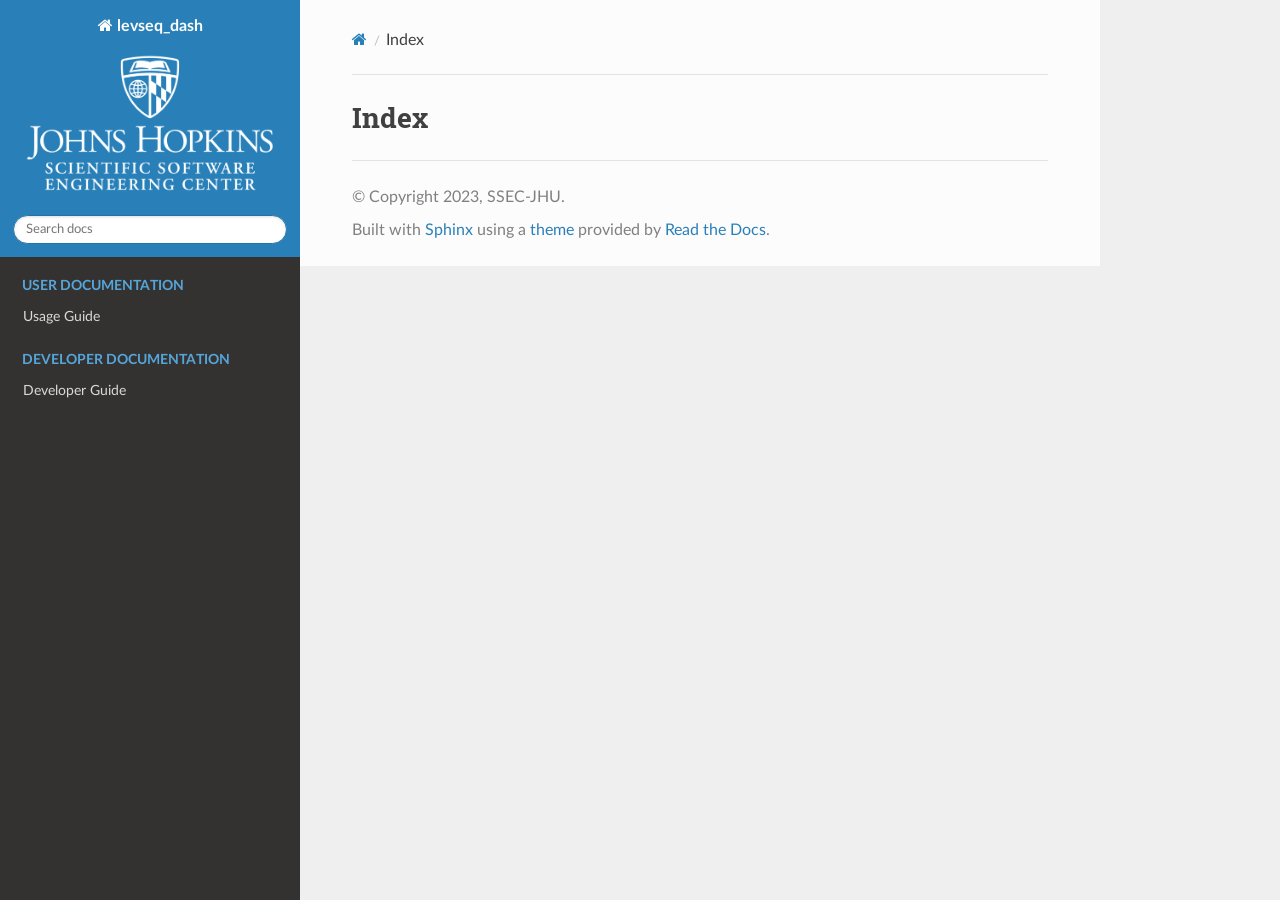
<file: genindex.html>
<!DOCTYPE html>
<html class="writer-html5" lang="en" data-content_root="./">
<head>
  <meta charset="utf-8" />
  <meta name="viewport" content="width=device-width, initial-scale=1.0" />
  <title>Index &mdash; levseq_dash 0.1.dev1+g766015fef</title>
      <link rel="stylesheet" type="text/css" href="_static/pygments.css?v=b86133f3" />
      <link rel="stylesheet" type="text/css" href="_static/css/theme.css?v=9edc463e" />
      <link rel="stylesheet" type="text/css" href="_static/../_static/custom.css?v=9acc99a8" />

  
      <script src="_static/jquery.js?v=5d32c60e"></script>
      <script src="_static/_sphinx_javascript_frameworks_compat.js?v=2cd50e6c"></script>
      <script src="_static/documentation_options.js?v=ab91c79c"></script>
      <script src="_static/doctools.js?v=fd6eb6e6"></script>
      <script src="_static/sphinx_highlight.js?v=6ffebe34"></script>
    <script src="_static/js/theme.js"></script>
    <link rel="index" title="Index" href="#" />
    <link rel="search" title="Search" href="search.html" /> 
</head>

<body class="wy-body-for-nav"> 
  <div class="wy-grid-for-nav">
    <nav data-toggle="wy-nav-shift" class="wy-nav-side">
      <div class="wy-side-scroll">
        <div class="wy-side-nav-search" >

          
          
          <a href="index.html" class="icon icon-home">
            levseq_dash
              <img src="_static/SSEC_logo_vert_white_lg_1184x661.png" class="logo" alt="Logo"/>
          </a>
<div role="search">
  <form id="rtd-search-form" class="wy-form" action="search.html" method="get">
    <input type="text" name="q" placeholder="Search docs" aria-label="Search docs" />
    <input type="hidden" name="check_keywords" value="yes" />
    <input type="hidden" name="area" value="default" />
  </form>
</div>
        </div><div class="wy-menu wy-menu-vertical" data-spy="affix" role="navigation" aria-label="Navigation menu">
              <p class="caption" role="heading"><span class="caption-text">User Documentation</span></p>
<ul>
<li class="toctree-l1"><a class="reference internal" href="usage.html">Usage Guide</a></li>
</ul>
<p class="caption" role="heading"><span class="caption-text">Developer Documentation</span></p>
<ul>
<li class="toctree-l1"><a class="reference internal" href="developer.html">Developer Guide</a></li>
</ul>

        </div>
      </div>
    </nav>

    <section data-toggle="wy-nav-shift" class="wy-nav-content-wrap"><nav class="wy-nav-top" aria-label="Mobile navigation menu" >
          <i data-toggle="wy-nav-top" class="fa fa-bars"></i>
          <a href="index.html">levseq_dash</a>
      </nav>

      <div class="wy-nav-content">
        <div class="rst-content">
          <div role="navigation" aria-label="Page navigation">
  <ul class="wy-breadcrumbs">
      <li><a href="index.html" class="icon icon-home" aria-label="Home"></a></li>
      <li class="breadcrumb-item active">Index</li>
      <li class="wy-breadcrumbs-aside">
      </li>
  </ul>
  <hr/>
</div>
          <div role="main" class="document" itemscope="itemscope" itemtype="http://schema.org/Article">
           <div itemprop="articleBody">
             

<h1 id="index">Index</h1>

<div class="genindex-jumpbox">
 
</div>


           </div>
          </div>
          <footer>

  <hr/>

  <div role="contentinfo">
    <p>&#169; Copyright 2023, SSEC-JHU.</p>
  </div>

  Built with <a href="https://www.sphinx-doc.org/">Sphinx</a> using a
    <a href="https://github.com/readthedocs/sphinx_rtd_theme">theme</a>
    provided by <a href="https://readthedocs.org">Read the Docs</a>.
   

</footer>
        </div>
      </div>
    </section>
  </div>
  <script>
      jQuery(function () {
          SphinxRtdTheme.Navigation.enable(true);
      });
  </script> 

</body>
</html>
</file>
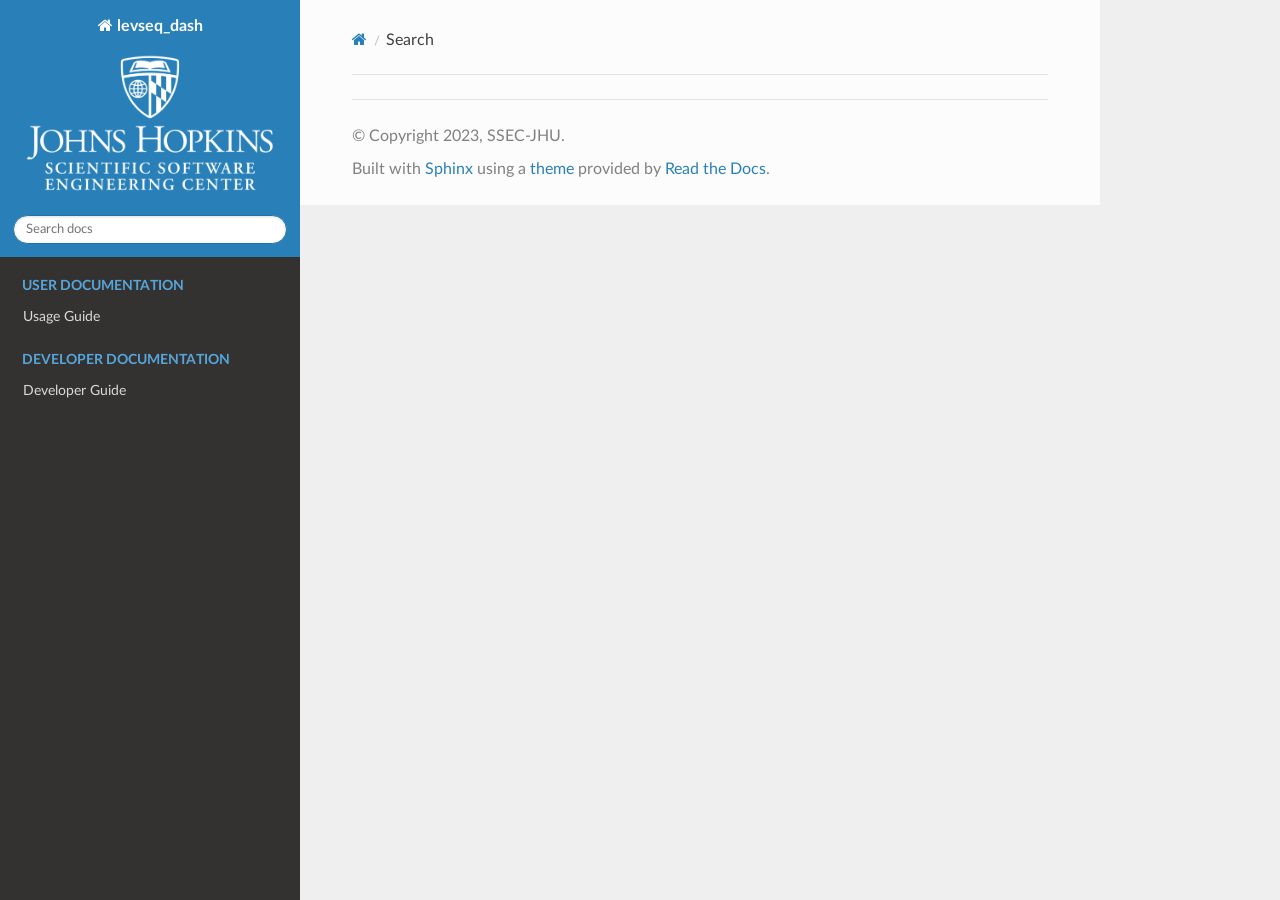
<file: search.html>
<!DOCTYPE html>
<html class="writer-html5" lang="en" data-content_root="./">
<head>
  <meta charset="utf-8" />
  <meta name="viewport" content="width=device-width, initial-scale=1.0" />
  <title>Search &mdash; levseq_dash 0.1.dev1+g766015fef</title>
      <link rel="stylesheet" type="text/css" href="_static/pygments.css?v=b86133f3" />
      <link rel="stylesheet" type="text/css" href="_static/css/theme.css?v=9edc463e" />
      <link rel="stylesheet" type="text/css" href="_static/../_static/custom.css?v=9acc99a8" />

  
    
      <script src="_static/jquery.js?v=5d32c60e"></script>
      <script src="_static/_sphinx_javascript_frameworks_compat.js?v=2cd50e6c"></script>
      <script src="_static/documentation_options.js?v=ab91c79c"></script>
      <script src="_static/doctools.js?v=fd6eb6e6"></script>
      <script src="_static/sphinx_highlight.js?v=6ffebe34"></script>
    <script src="_static/js/theme.js"></script>
    <script src="_static/searchtools.js"></script>
    <script src="_static/language_data.js"></script>
    <link rel="index" title="Index" href="genindex.html" />
    <link rel="search" title="Search" href="#" /> 
</head>

<body class="wy-body-for-nav"> 
  <div class="wy-grid-for-nav">
    <nav data-toggle="wy-nav-shift" class="wy-nav-side">
      <div class="wy-side-scroll">
        <div class="wy-side-nav-search" >

          
          
          <a href="index.html" class="icon icon-home">
            levseq_dash
              <img src="_static/SSEC_logo_vert_white_lg_1184x661.png" class="logo" alt="Logo"/>
          </a>
<div role="search">
  <form id="rtd-search-form" class="wy-form" action="#" method="get">
    <input type="text" name="q" placeholder="Search docs" aria-label="Search docs" />
    <input type="hidden" name="check_keywords" value="yes" />
    <input type="hidden" name="area" value="default" />
  </form>
</div>
        </div><div class="wy-menu wy-menu-vertical" data-spy="affix" role="navigation" aria-label="Navigation menu">
              <p class="caption" role="heading"><span class="caption-text">User Documentation</span></p>
<ul>
<li class="toctree-l1"><a class="reference internal" href="usage.html">Usage Guide</a></li>
</ul>
<p class="caption" role="heading"><span class="caption-text">Developer Documentation</span></p>
<ul>
<li class="toctree-l1"><a class="reference internal" href="developer.html">Developer Guide</a></li>
</ul>

        </div>
      </div>
    </nav>

    <section data-toggle="wy-nav-shift" class="wy-nav-content-wrap"><nav class="wy-nav-top" aria-label="Mobile navigation menu" >
          <i data-toggle="wy-nav-top" class="fa fa-bars"></i>
          <a href="index.html">levseq_dash</a>
      </nav>

      <div class="wy-nav-content">
        <div class="rst-content">
          <div role="navigation" aria-label="Page navigation">
  <ul class="wy-breadcrumbs">
      <li><a href="index.html" class="icon icon-home" aria-label="Home"></a></li>
      <li class="breadcrumb-item active">Search</li>
      <li class="wy-breadcrumbs-aside">
      </li>
  </ul>
  <hr/>
</div>
          <div role="main" class="document" itemscope="itemscope" itemtype="http://schema.org/Article">
           <div itemprop="articleBody">
             
  <noscript>
  <div id="fallback" class="admonition warning">
    <p class="last">
      Please activate JavaScript to enable the search functionality.
    </p>
  </div>
  </noscript>

  
  <div id="search-results">
  
  </div>

           </div>
          </div>
          <footer>

  <hr/>

  <div role="contentinfo">
    <p>&#169; Copyright 2023, SSEC-JHU.</p>
  </div>

  Built with <a href="https://www.sphinx-doc.org/">Sphinx</a> using a
    <a href="https://github.com/readthedocs/sphinx_rtd_theme">theme</a>
    provided by <a href="https://readthedocs.org">Read the Docs</a>.
   

</footer>
        </div>
      </div>
    </section>
  </div>
  <script>
      jQuery(function () {
          SphinxRtdTheme.Navigation.enable(true);
      });
  </script>
  <script>
    jQuery(function() { Search.loadIndex("searchindex.js"); });
  </script>
  
  <script id="searchindexloader"></script>
   


</body>
</html>
</file>
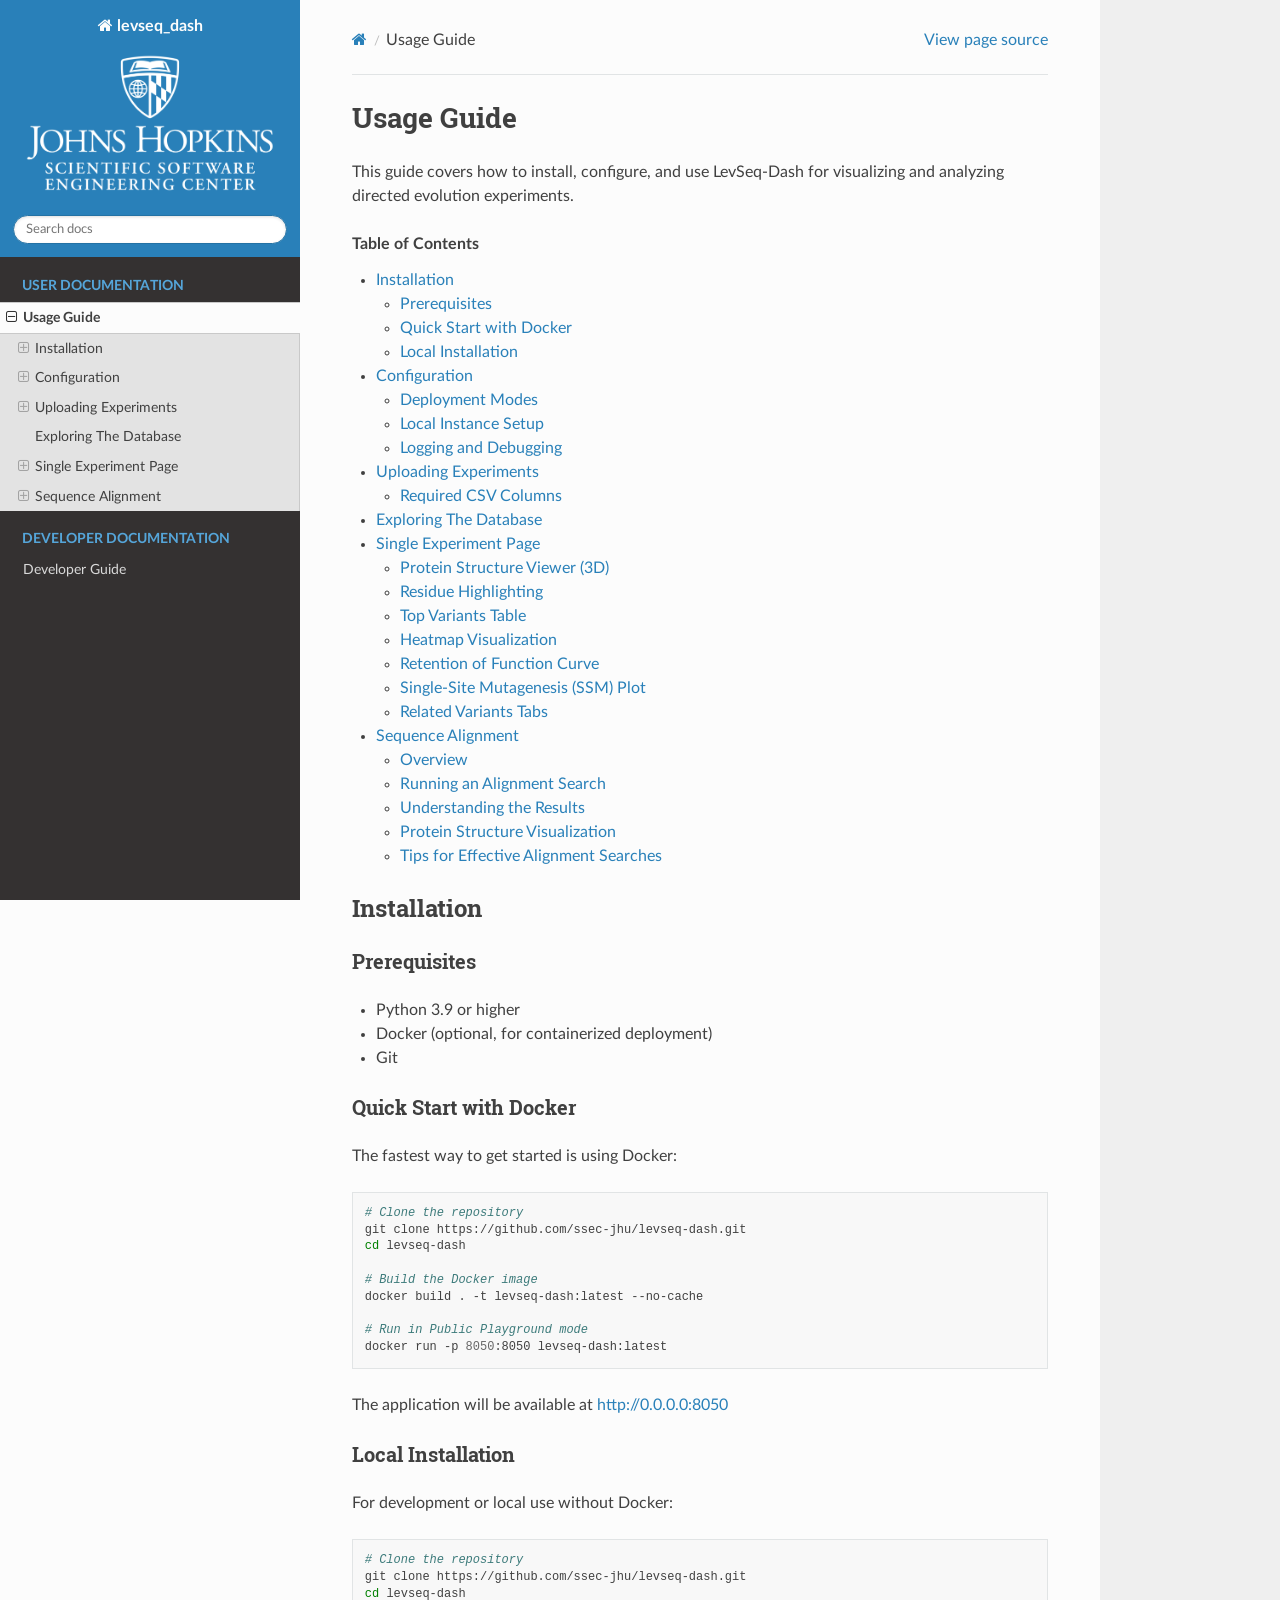
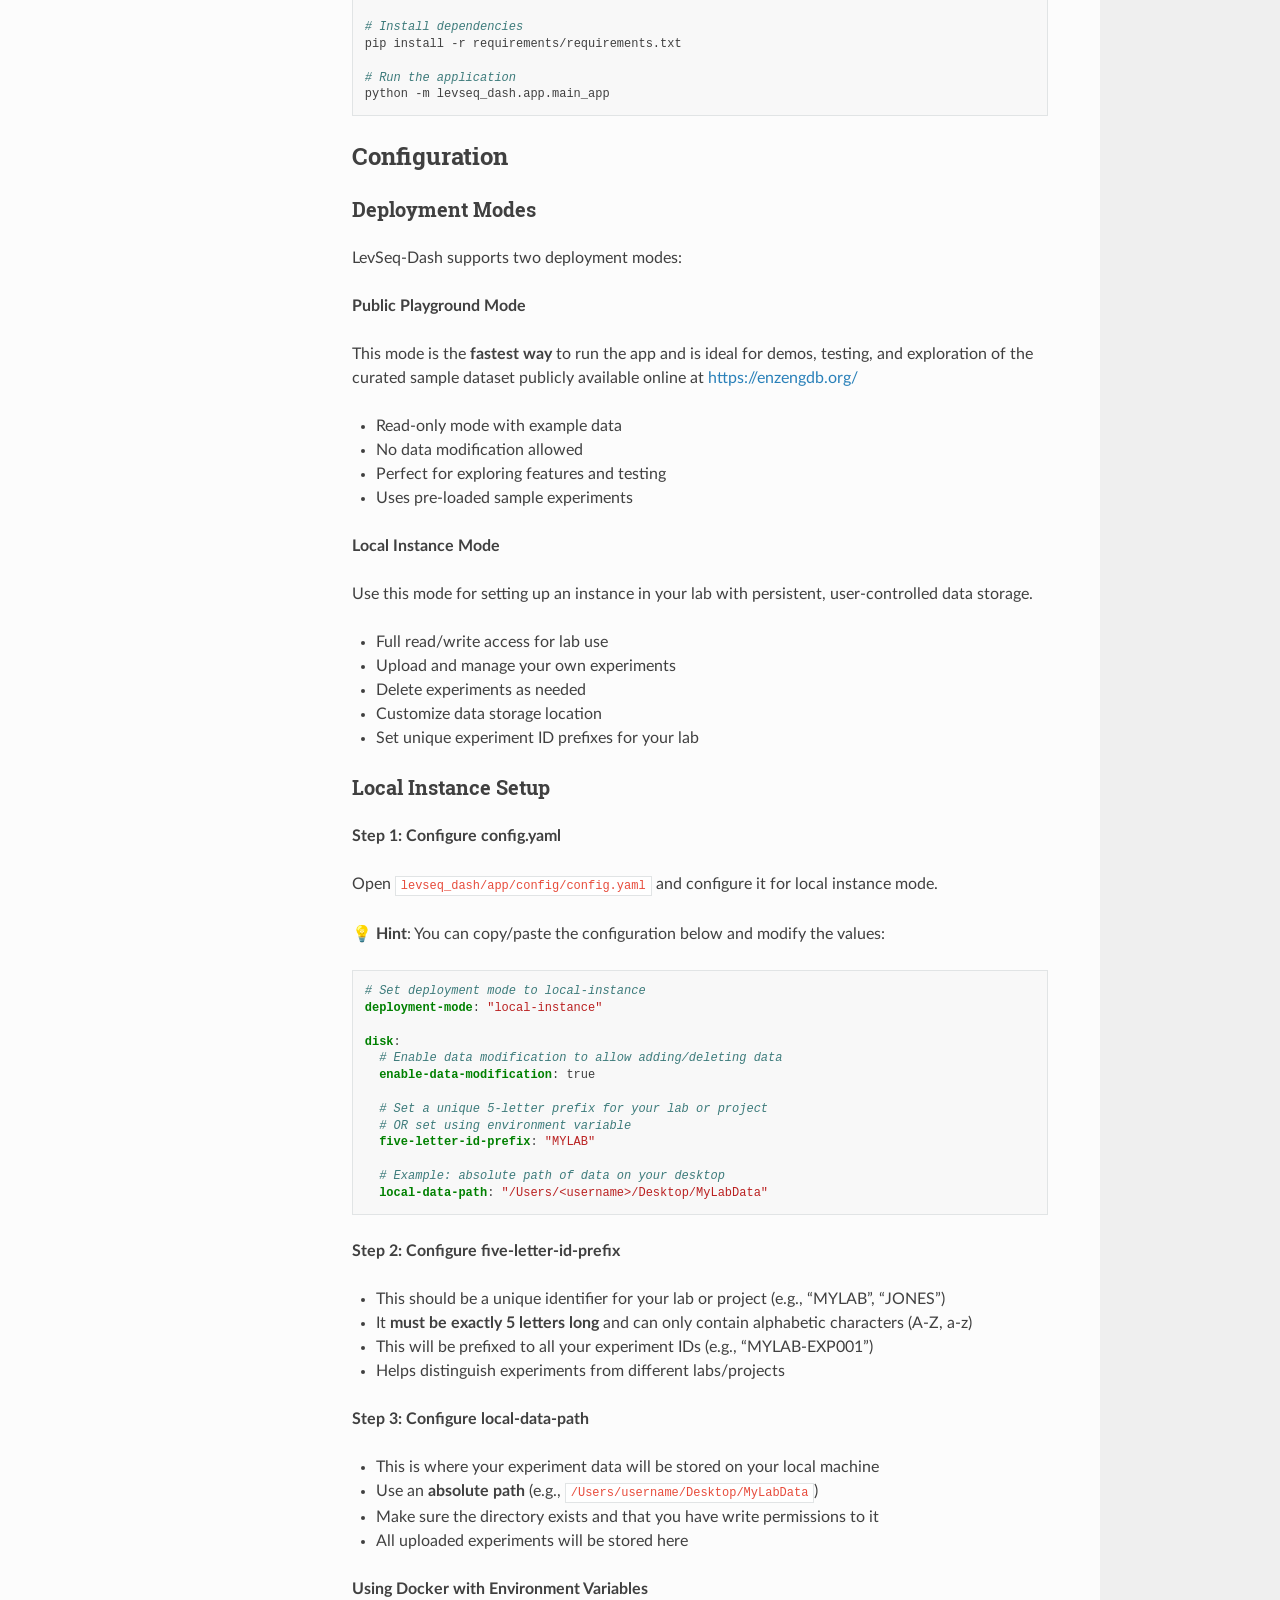
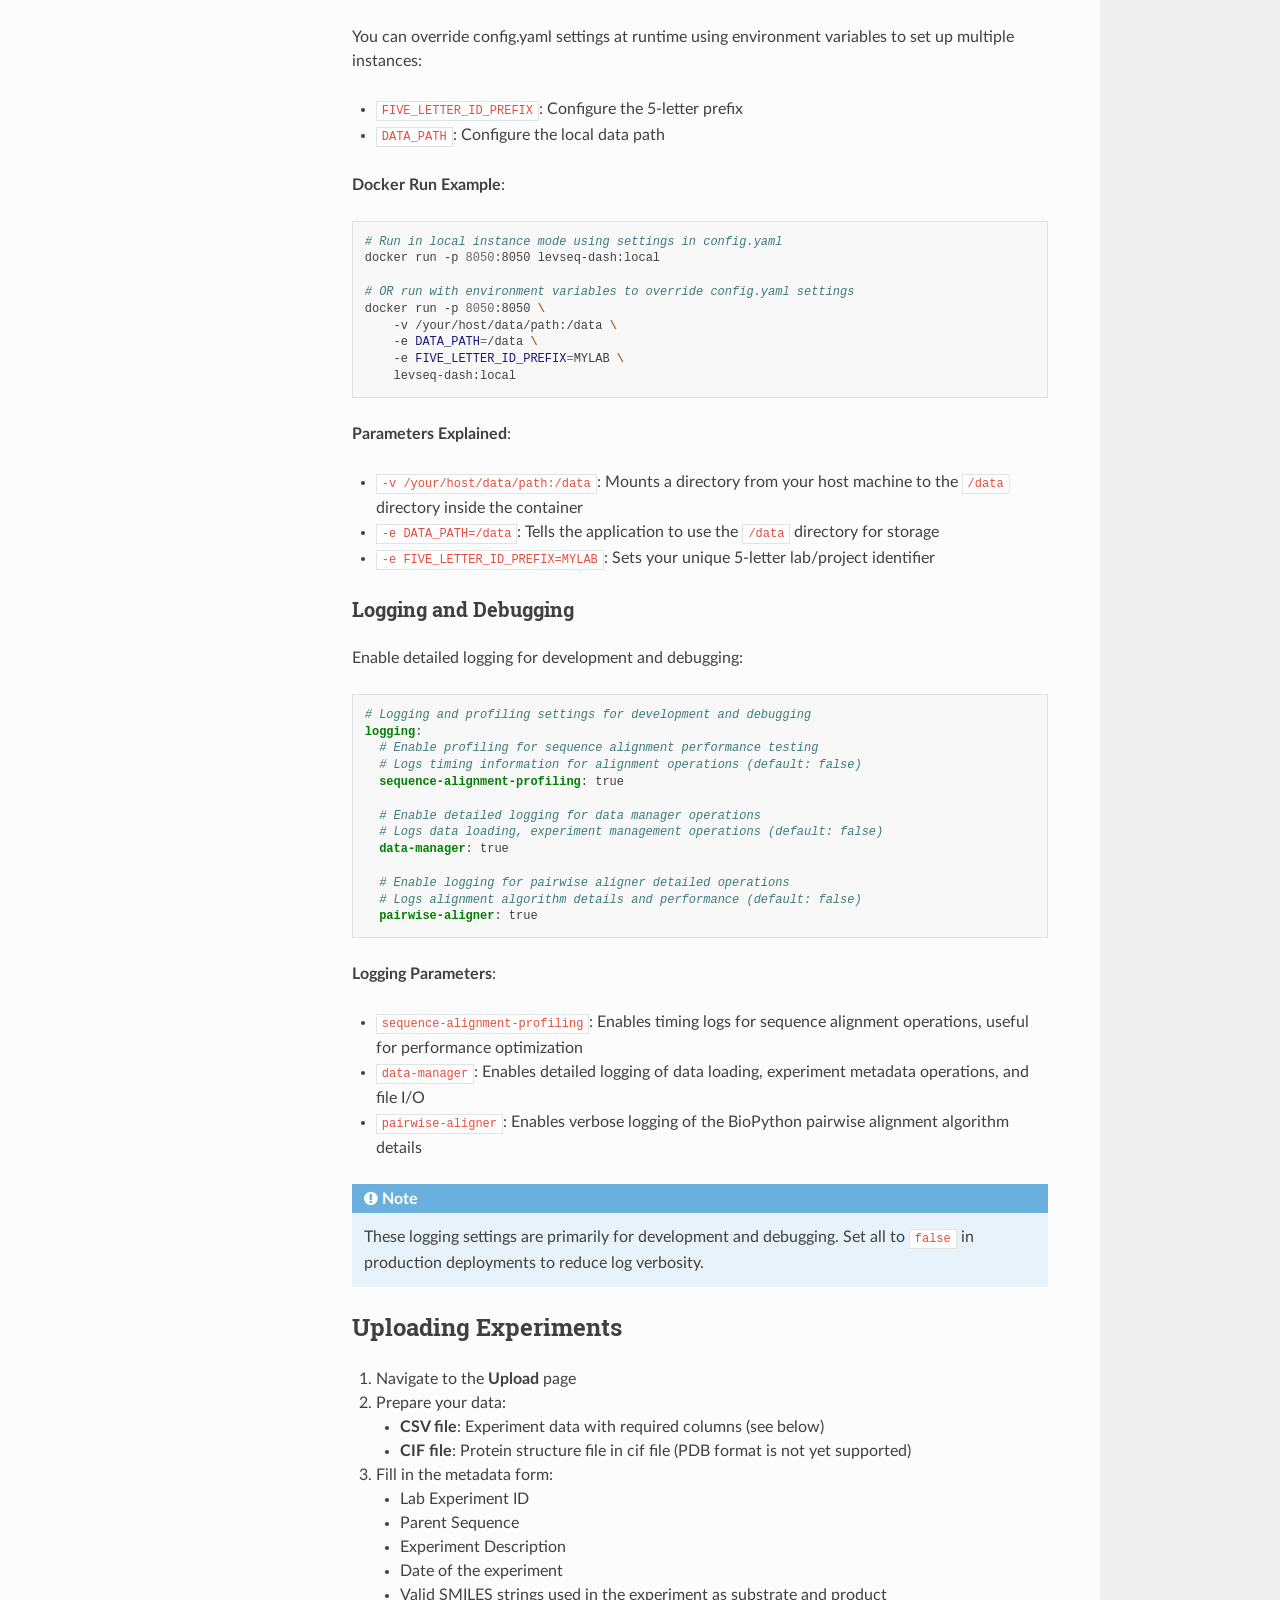
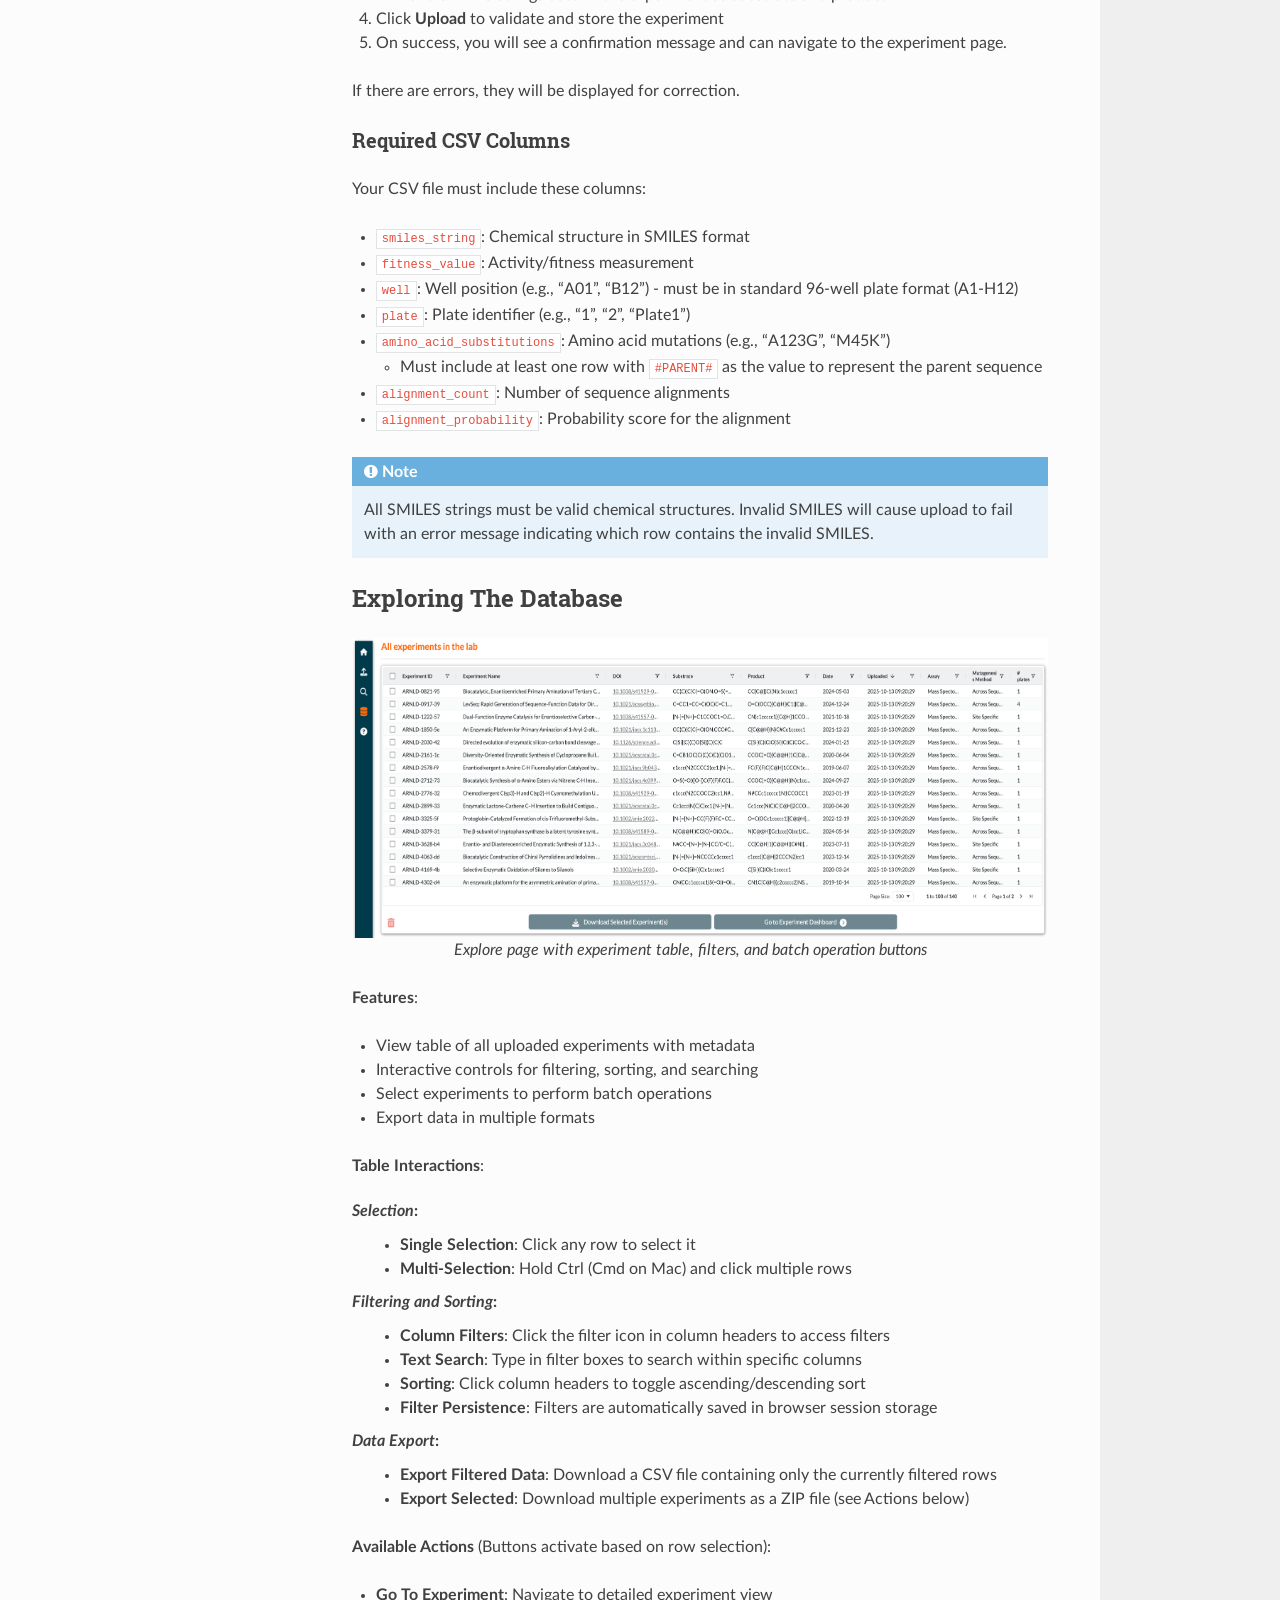
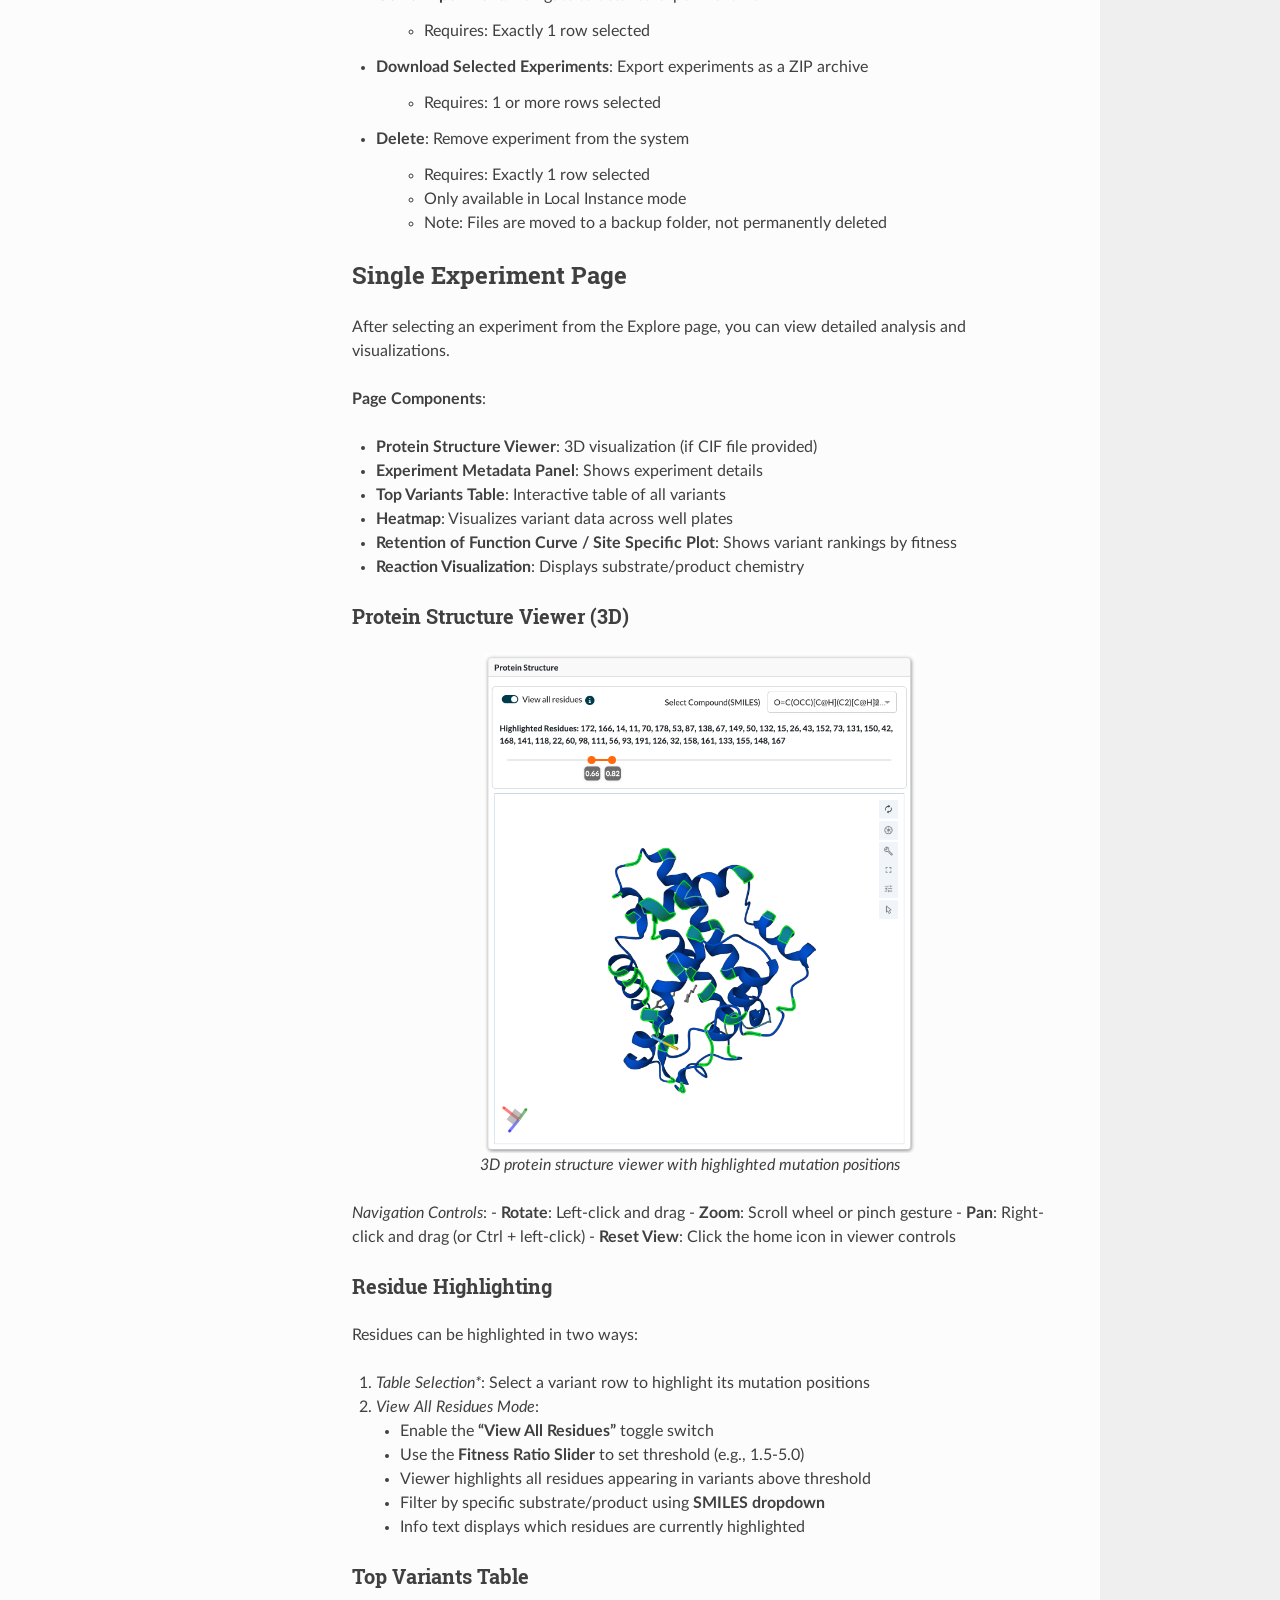
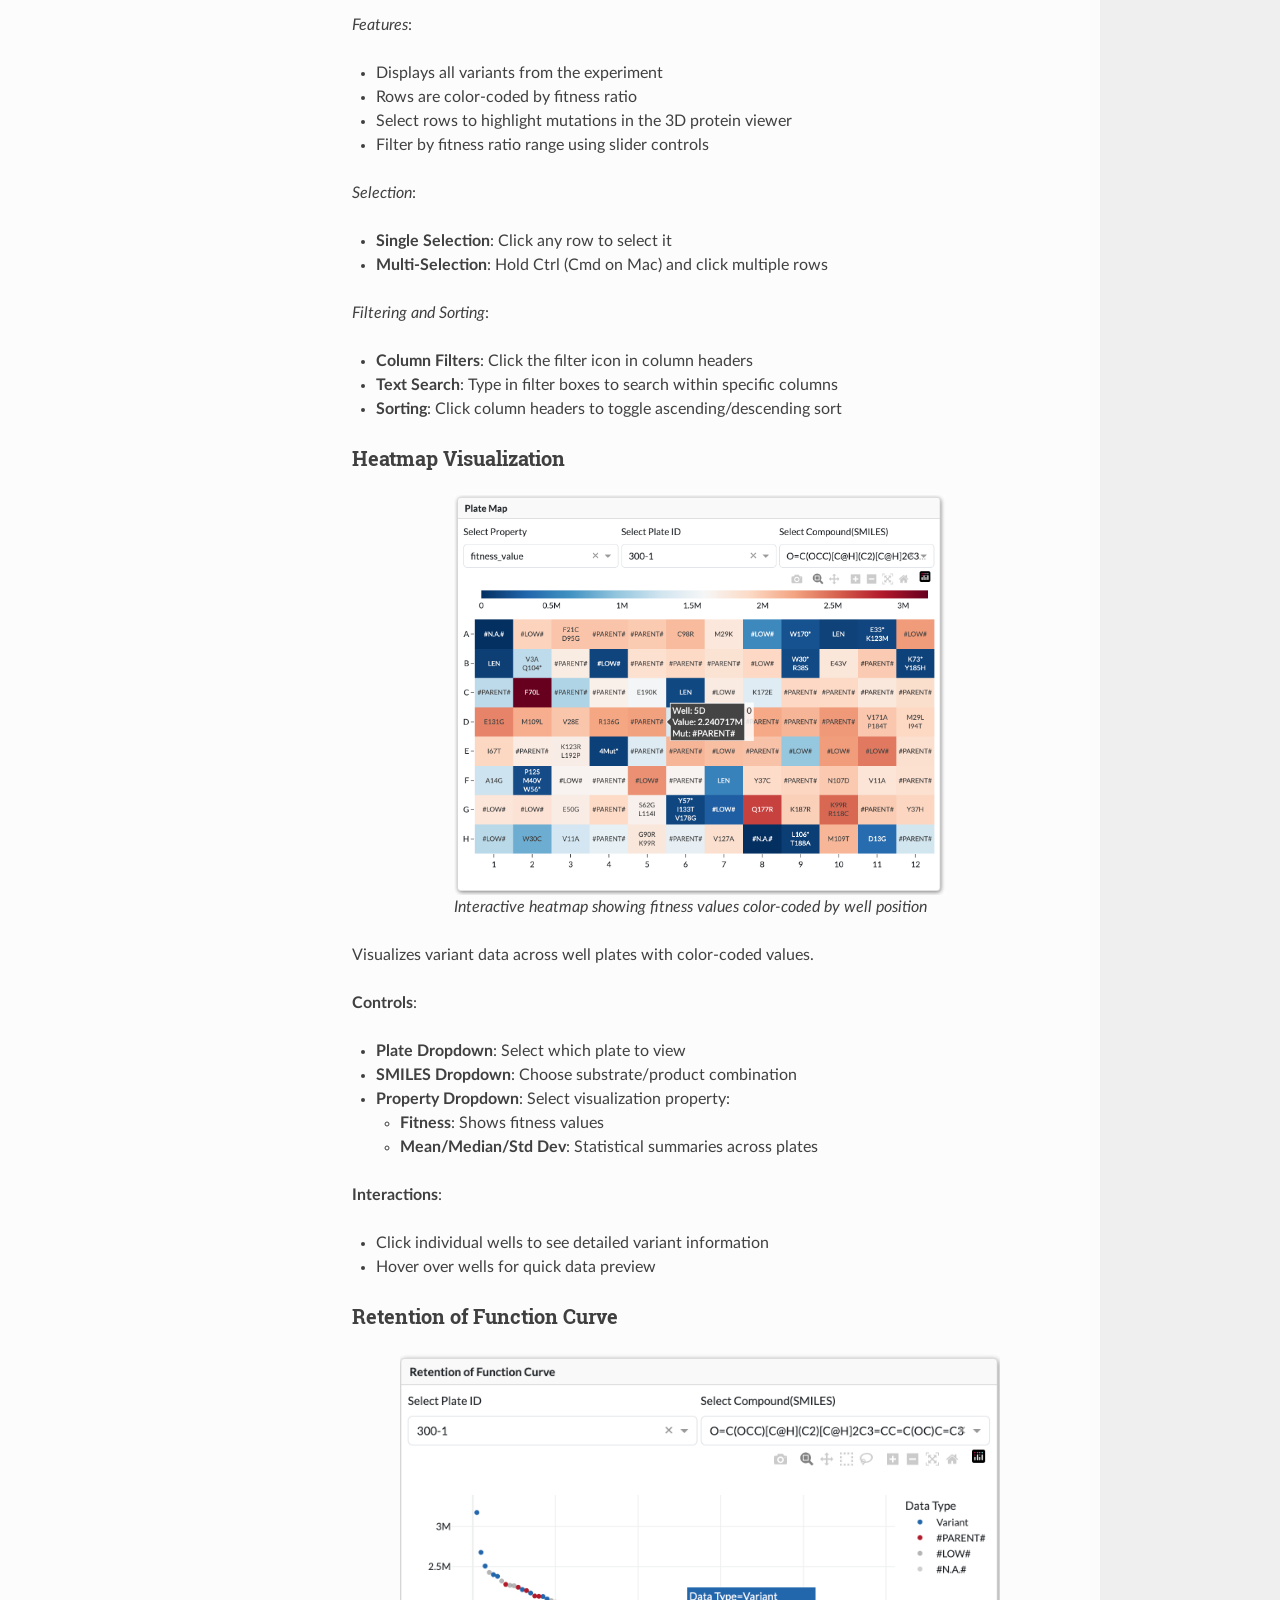
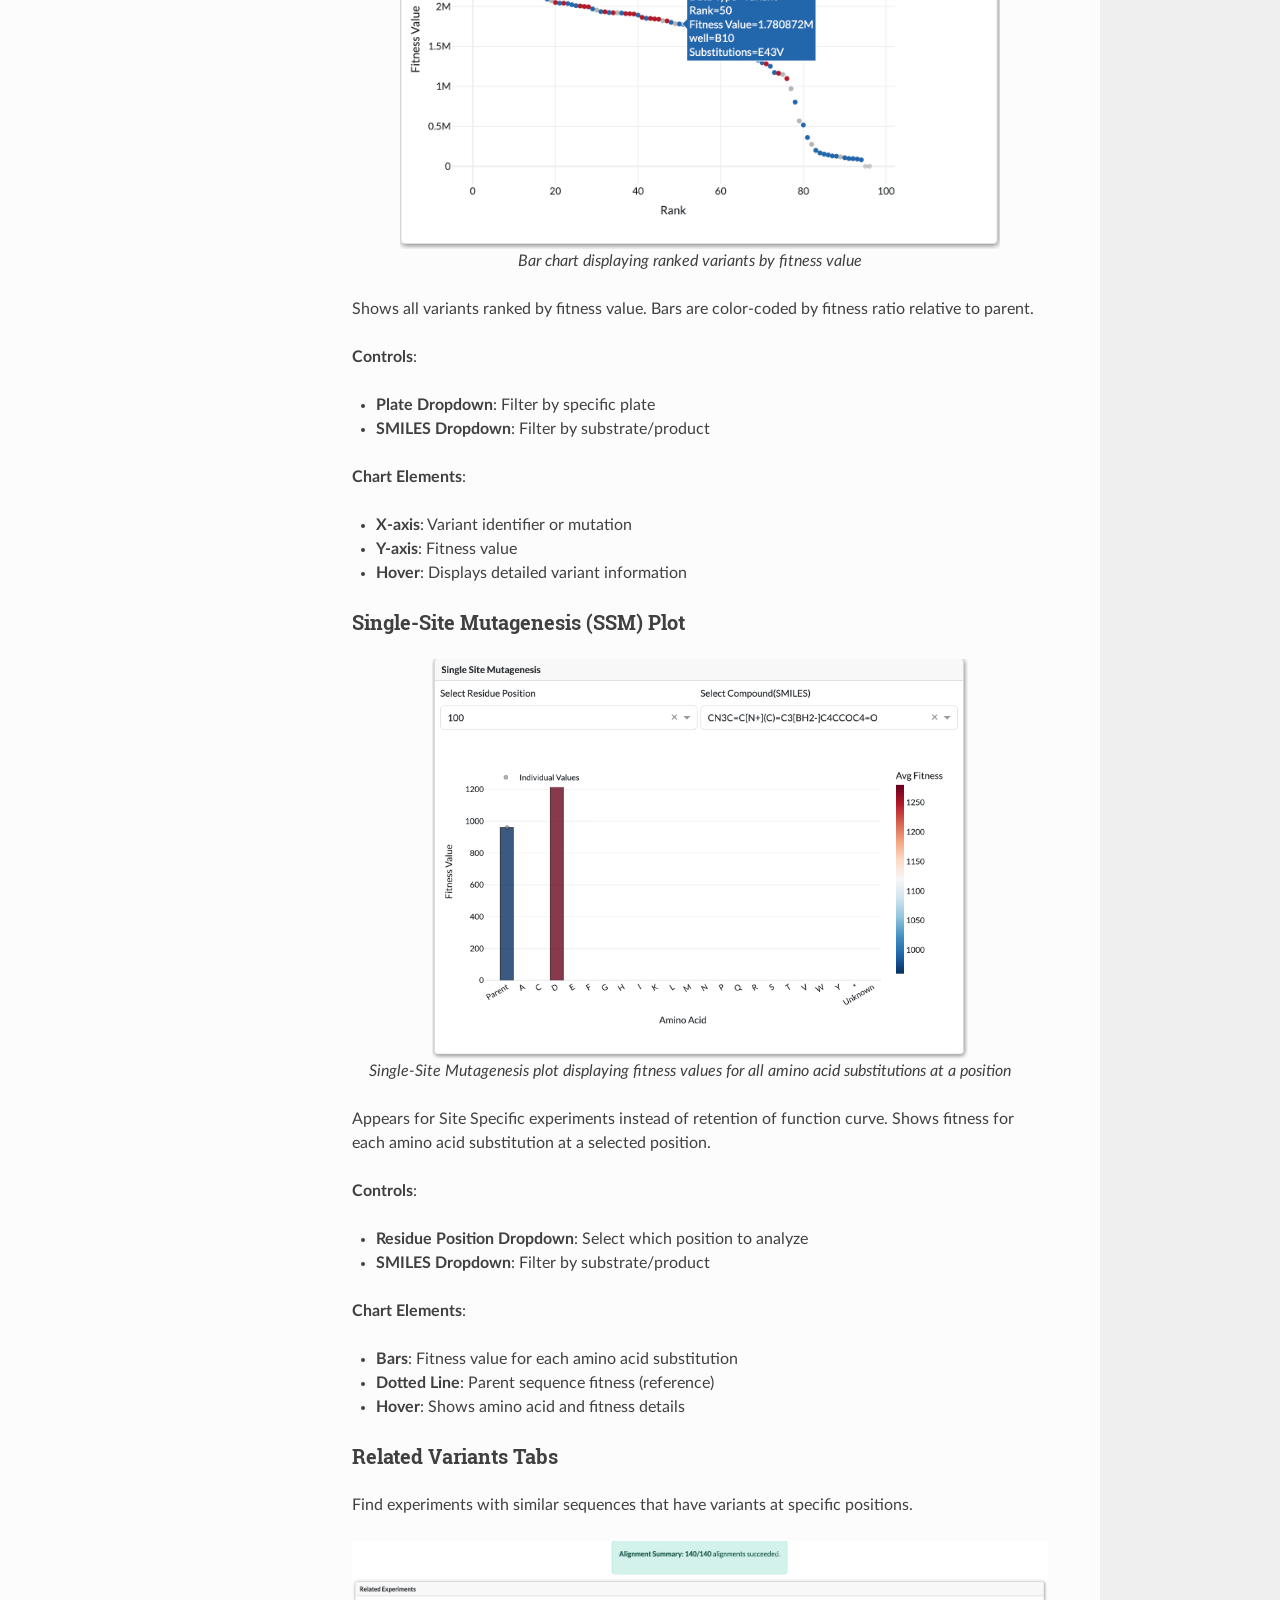
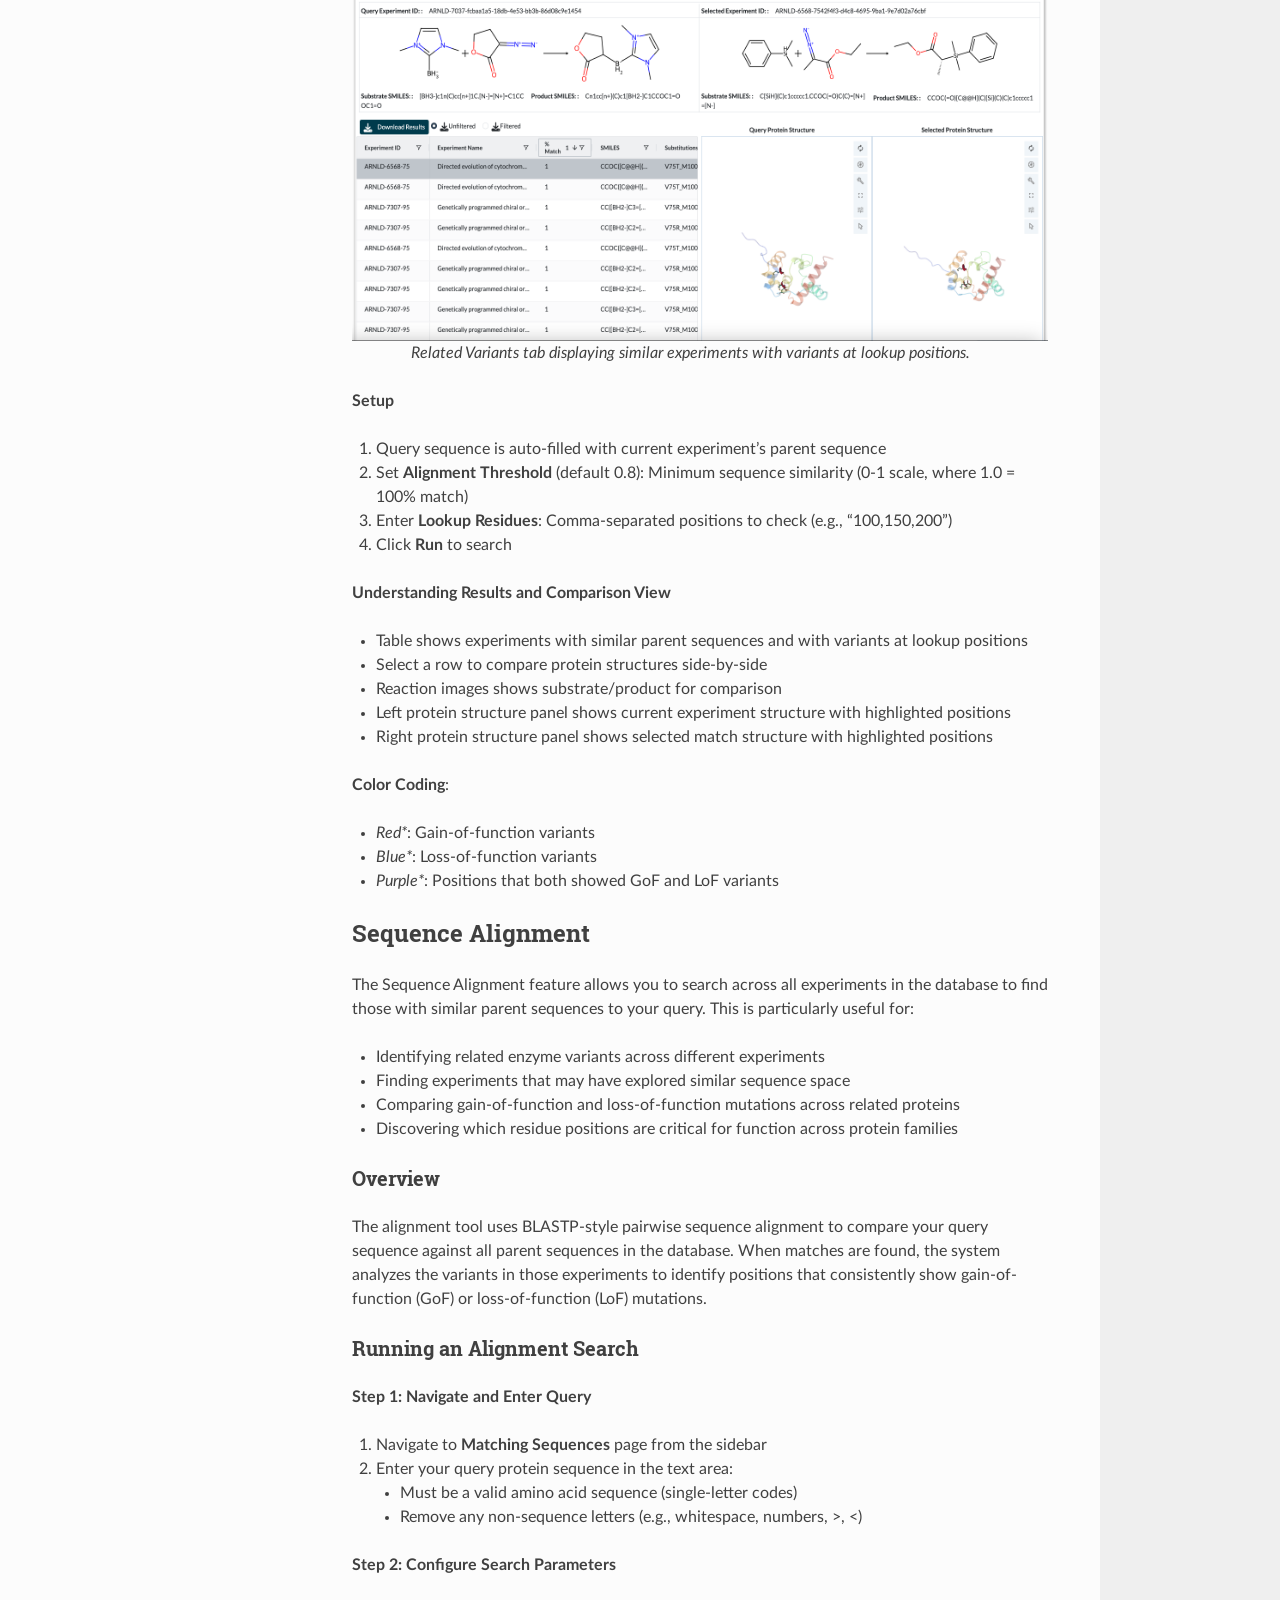
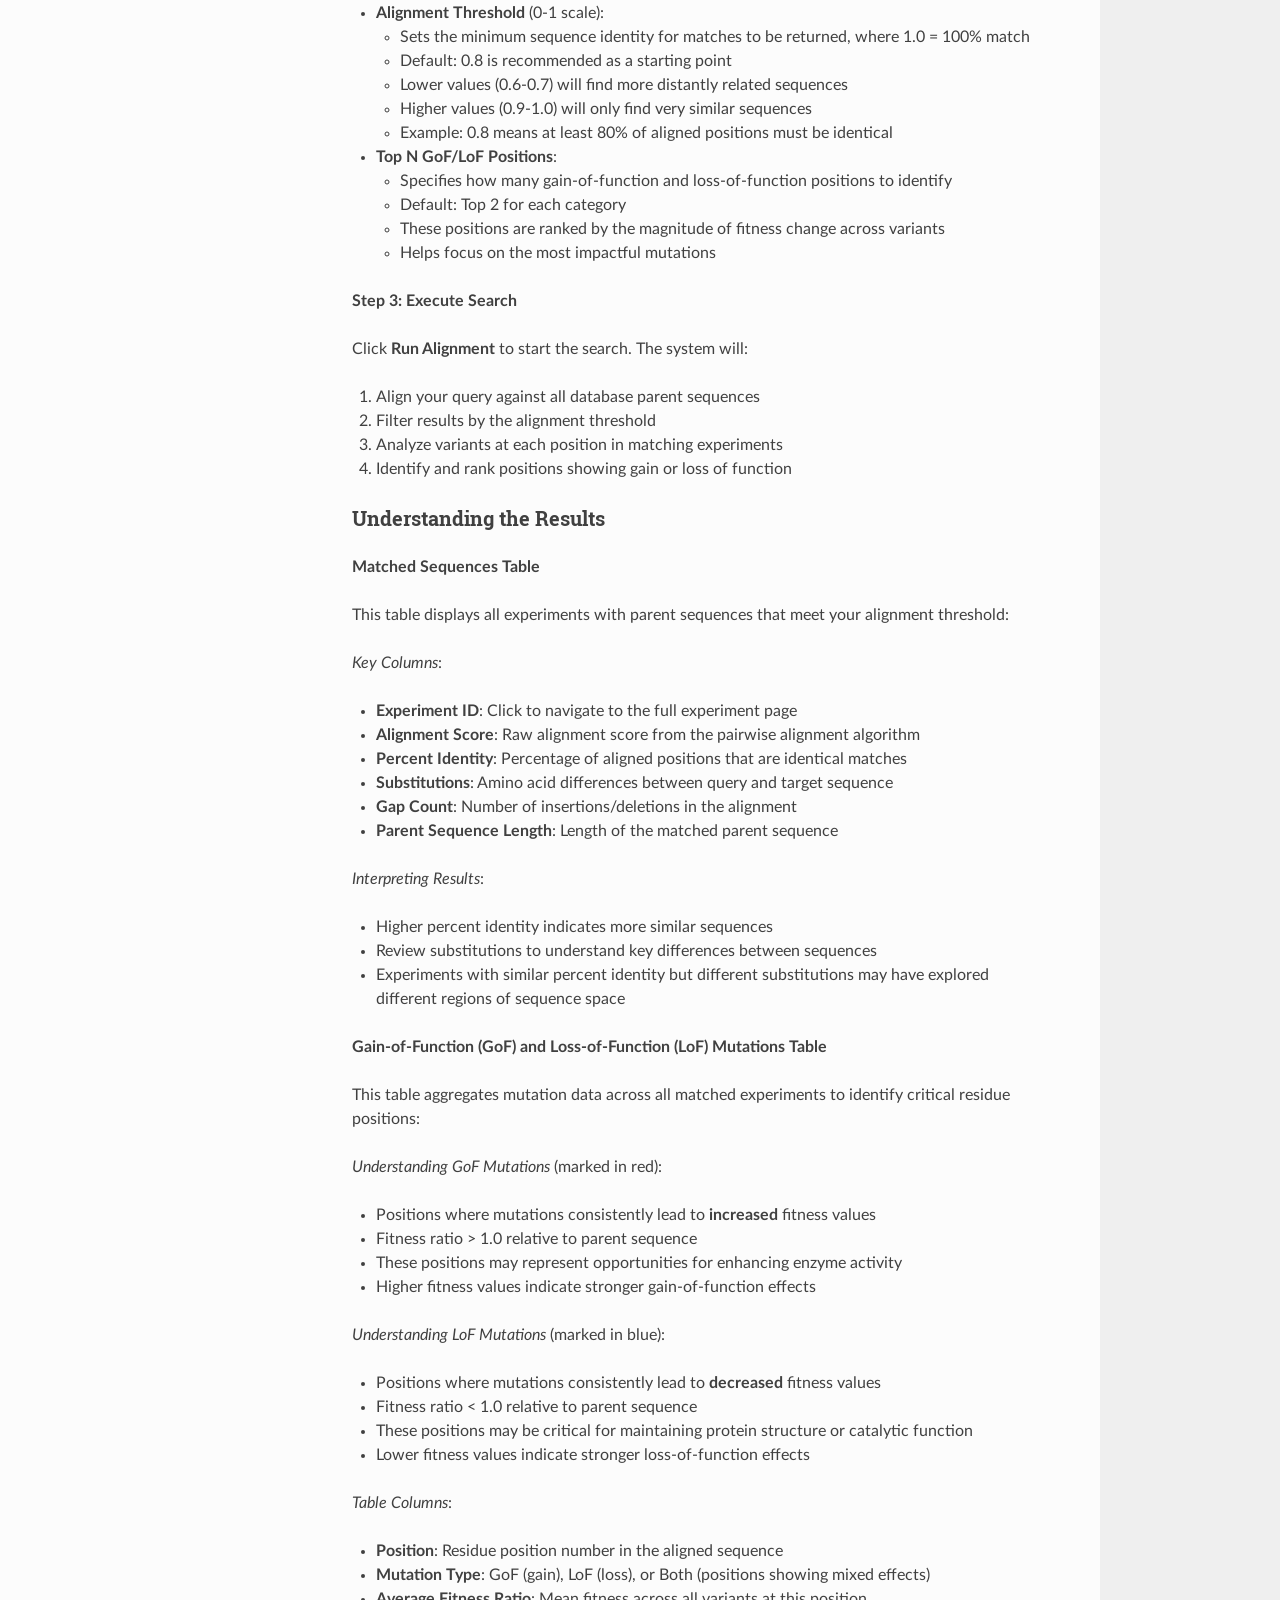
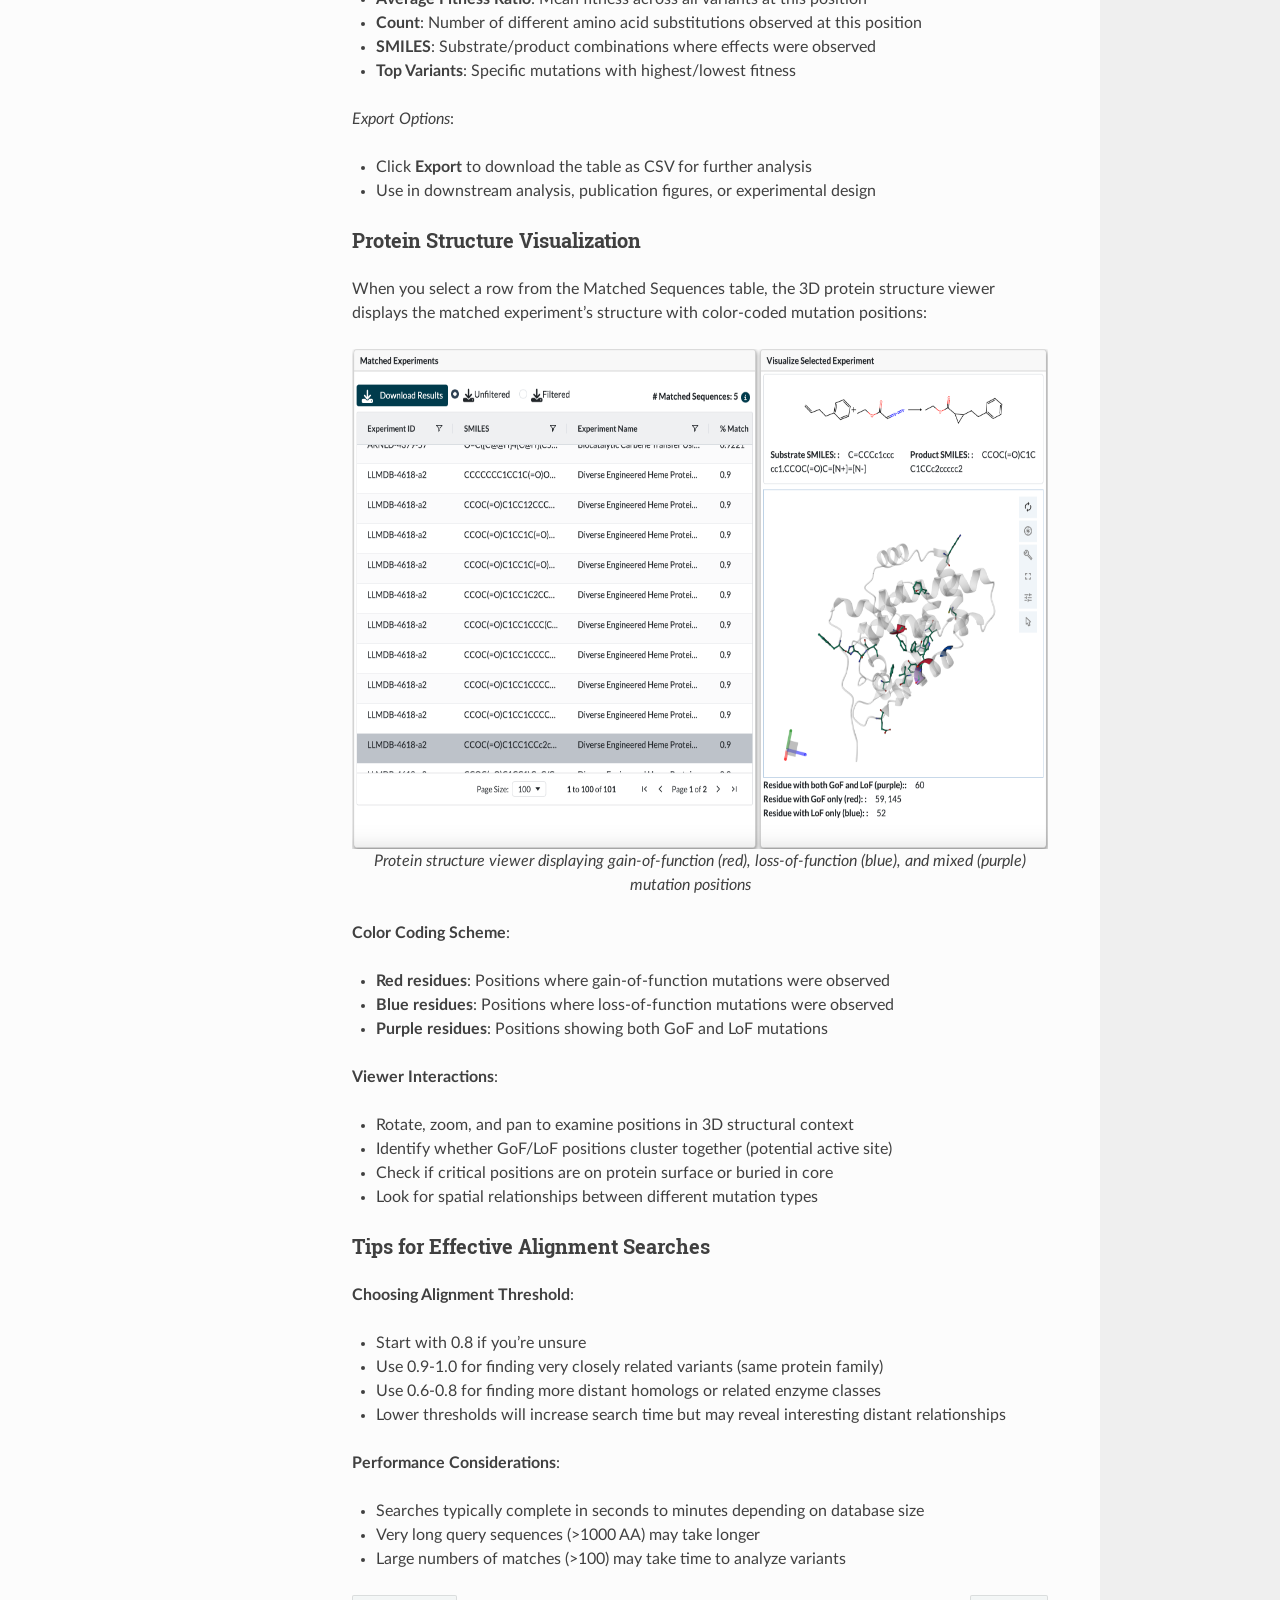
<file: usage.html>
<!DOCTYPE html>
<html class="writer-html5" lang="en" data-content_root="./">
<head>
  <meta charset="utf-8" /><meta name="viewport" content="width=device-width, initial-scale=1" />

  <meta name="viewport" content="width=device-width, initial-scale=1.0" />
  <title>Usage Guide &mdash; levseq_dash 0.1.dev1+g766015fef</title>
      <link rel="stylesheet" type="text/css" href="_static/pygments.css?v=b86133f3" />
      <link rel="stylesheet" type="text/css" href="_static/css/theme.css?v=9edc463e" />
      <link rel="stylesheet" type="text/css" href="_static/../_static/custom.css?v=9acc99a8" />

  
      <script src="_static/jquery.js?v=5d32c60e"></script>
      <script src="_static/_sphinx_javascript_frameworks_compat.js?v=2cd50e6c"></script>
      <script src="_static/documentation_options.js?v=ab91c79c"></script>
      <script src="_static/doctools.js?v=fd6eb6e6"></script>
      <script src="_static/sphinx_highlight.js?v=6ffebe34"></script>
    <script src="_static/js/theme.js"></script>
    <link rel="index" title="Index" href="genindex.html" />
    <link rel="search" title="Search" href="search.html" />
    <link rel="next" title="Developer Guide" href="developer.html" />
    <link rel="prev" title="Welcome to LevSeqDash Documentation!" href="index.html" /> 
</head>

<body class="wy-body-for-nav"> 
  <div class="wy-grid-for-nav">
    <nav data-toggle="wy-nav-shift" class="wy-nav-side">
      <div class="wy-side-scroll">
        <div class="wy-side-nav-search" >

          
          
          <a href="index.html" class="icon icon-home">
            levseq_dash
              <img src="_static/SSEC_logo_vert_white_lg_1184x661.png" class="logo" alt="Logo"/>
          </a>
<div role="search">
  <form id="rtd-search-form" class="wy-form" action="search.html" method="get">
    <input type="text" name="q" placeholder="Search docs" aria-label="Search docs" />
    <input type="hidden" name="check_keywords" value="yes" />
    <input type="hidden" name="area" value="default" />
  </form>
</div>
        </div><div class="wy-menu wy-menu-vertical" data-spy="affix" role="navigation" aria-label="Navigation menu">
              <p class="caption" role="heading"><span class="caption-text">User Documentation</span></p>
<ul class="current">
<li class="toctree-l1 current"><a class="current reference internal" href="#">Usage Guide</a><ul>
<li class="toctree-l2"><a class="reference internal" href="#installation">Installation</a><ul>
<li class="toctree-l3"><a class="reference internal" href="#prerequisites">Prerequisites</a></li>
<li class="toctree-l3"><a class="reference internal" href="#quick-start-with-docker">Quick Start with Docker</a></li>
<li class="toctree-l3"><a class="reference internal" href="#local-installation">Local Installation</a></li>
</ul>
</li>
<li class="toctree-l2"><a class="reference internal" href="#configuration">Configuration</a><ul>
<li class="toctree-l3"><a class="reference internal" href="#deployment-modes">Deployment Modes</a></li>
<li class="toctree-l3"><a class="reference internal" href="#local-instance-setup">Local Instance Setup</a></li>
<li class="toctree-l3"><a class="reference internal" href="#logging-and-debugging">Logging and Debugging</a></li>
</ul>
</li>
<li class="toctree-l2"><a class="reference internal" href="#uploading-experiments">Uploading Experiments</a><ul>
<li class="toctree-l3"><a class="reference internal" href="#required-csv-columns">Required CSV Columns</a></li>
</ul>
</li>
<li class="toctree-l2"><a class="reference internal" href="#exploring-the-database">Exploring The Database</a></li>
<li class="toctree-l2"><a class="reference internal" href="#single-experiment-page">Single Experiment Page</a><ul>
<li class="toctree-l3"><a class="reference internal" href="#protein-structure-viewer-3d">Protein Structure Viewer (3D)</a></li>
<li class="toctree-l3"><a class="reference internal" href="#residue-highlighting">Residue Highlighting</a></li>
<li class="toctree-l3"><a class="reference internal" href="#top-variants-table">Top Variants Table</a></li>
<li class="toctree-l3"><a class="reference internal" href="#heatmap-visualization">Heatmap Visualization</a></li>
<li class="toctree-l3"><a class="reference internal" href="#retention-of-function-curve">Retention of Function Curve</a></li>
<li class="toctree-l3"><a class="reference internal" href="#single-site-mutagenesis-ssm-plot">Single-Site Mutagenesis (SSM) Plot</a></li>
<li class="toctree-l3"><a class="reference internal" href="#related-variants-tabs">Related Variants Tabs</a></li>
</ul>
</li>
<li class="toctree-l2"><a class="reference internal" href="#sequence-alignment">Sequence Alignment</a><ul>
<li class="toctree-l3"><a class="reference internal" href="#overview">Overview</a></li>
<li class="toctree-l3"><a class="reference internal" href="#running-an-alignment-search">Running an Alignment Search</a></li>
<li class="toctree-l3"><a class="reference internal" href="#understanding-the-results">Understanding the Results</a></li>
<li class="toctree-l3"><a class="reference internal" href="#protein-structure-visualization">Protein Structure Visualization</a></li>
<li class="toctree-l3"><a class="reference internal" href="#tips-for-effective-alignment-searches">Tips for Effective Alignment Searches</a></li>
</ul>
</li>
</ul>
</li>
</ul>
<p class="caption" role="heading"><span class="caption-text">Developer Documentation</span></p>
<ul>
<li class="toctree-l1"><a class="reference internal" href="developer.html">Developer Guide</a></li>
</ul>

        </div>
      </div>
    </nav>

    <section data-toggle="wy-nav-shift" class="wy-nav-content-wrap"><nav class="wy-nav-top" aria-label="Mobile navigation menu" >
          <i data-toggle="wy-nav-top" class="fa fa-bars"></i>
          <a href="index.html">levseq_dash</a>
      </nav>

      <div class="wy-nav-content">
        <div class="rst-content">
          <div role="navigation" aria-label="Page navigation">
  <ul class="wy-breadcrumbs">
      <li><a href="index.html" class="icon icon-home" aria-label="Home"></a></li>
      <li class="breadcrumb-item active">Usage Guide</li>
      <li class="wy-breadcrumbs-aside">
            <a href="_sources/usage.rst.txt" rel="nofollow"> View page source</a>
      </li>
  </ul>
  <hr/>
</div>
          <div role="main" class="document" itemscope="itemscope" itemtype="http://schema.org/Article">
           <div itemprop="articleBody">
             
  <section id="usage-guide">
<h1>Usage Guide<a class="headerlink" href="#usage-guide" title="Link to this heading"></a></h1>
<p>This guide covers how to install, configure, and use LevSeq-Dash for visualizing and analyzing directed evolution experiments.</p>
<nav class="contents local" id="table-of-contents">
<p class="topic-title">Table of Contents</p>
<ul class="simple">
<li><p><a class="reference internal" href="#installation" id="id8">Installation</a></p>
<ul>
<li><p><a class="reference internal" href="#prerequisites" id="id9">Prerequisites</a></p></li>
<li><p><a class="reference internal" href="#quick-start-with-docker" id="id10">Quick Start with Docker</a></p></li>
<li><p><a class="reference internal" href="#local-installation" id="id11">Local Installation</a></p></li>
</ul>
</li>
<li><p><a class="reference internal" href="#configuration" id="id12">Configuration</a></p>
<ul>
<li><p><a class="reference internal" href="#deployment-modes" id="id13">Deployment Modes</a></p></li>
<li><p><a class="reference internal" href="#local-instance-setup" id="id14">Local Instance Setup</a></p></li>
<li><p><a class="reference internal" href="#logging-and-debugging" id="id15">Logging and Debugging</a></p></li>
</ul>
</li>
<li><p><a class="reference internal" href="#uploading-experiments" id="id16">Uploading Experiments</a></p>
<ul>
<li><p><a class="reference internal" href="#required-csv-columns" id="id17">Required CSV Columns</a></p></li>
</ul>
</li>
<li><p><a class="reference internal" href="#exploring-the-database" id="id18">Exploring The Database</a></p></li>
<li><p><a class="reference internal" href="#single-experiment-page" id="id19">Single Experiment Page</a></p>
<ul>
<li><p><a class="reference internal" href="#protein-structure-viewer-3d" id="id20">Protein Structure Viewer (3D)</a></p></li>
<li><p><a class="reference internal" href="#residue-highlighting" id="id21">Residue Highlighting</a></p></li>
<li><p><a class="reference internal" href="#top-variants-table" id="id22">Top Variants Table</a></p></li>
<li><p><a class="reference internal" href="#heatmap-visualization" id="id23">Heatmap Visualization</a></p></li>
<li><p><a class="reference internal" href="#retention-of-function-curve" id="id24">Retention of Function Curve</a></p></li>
<li><p><a class="reference internal" href="#single-site-mutagenesis-ssm-plot" id="id25">Single-Site Mutagenesis (SSM) Plot</a></p></li>
<li><p><a class="reference internal" href="#related-variants-tabs" id="id26">Related Variants Tabs</a></p></li>
</ul>
</li>
<li><p><a class="reference internal" href="#sequence-alignment" id="id27">Sequence Alignment</a></p>
<ul>
<li><p><a class="reference internal" href="#overview" id="id28">Overview</a></p></li>
<li><p><a class="reference internal" href="#running-an-alignment-search" id="id29">Running an Alignment Search</a></p></li>
<li><p><a class="reference internal" href="#understanding-the-results" id="id30">Understanding the Results</a></p></li>
<li><p><a class="reference internal" href="#protein-structure-visualization" id="id31">Protein Structure Visualization</a></p></li>
<li><p><a class="reference internal" href="#tips-for-effective-alignment-searches" id="id32">Tips for Effective Alignment Searches</a></p></li>
</ul>
</li>
</ul>
</nav>
<section id="installation">
<h2><a class="toc-backref" href="#id8" role="doc-backlink">Installation</a><a class="headerlink" href="#installation" title="Link to this heading"></a></h2>
<section id="prerequisites">
<h3><a class="toc-backref" href="#id9" role="doc-backlink">Prerequisites</a><a class="headerlink" href="#prerequisites" title="Link to this heading"></a></h3>
<ul class="simple">
<li><p>Python 3.9 or higher</p></li>
<li><p>Docker (optional, for containerized deployment)</p></li>
<li><p>Git</p></li>
</ul>
</section>
<section id="quick-start-with-docker">
<h3><a class="toc-backref" href="#id10" role="doc-backlink">Quick Start with Docker</a><a class="headerlink" href="#quick-start-with-docker" title="Link to this heading"></a></h3>
<p>The fastest way to get started is using Docker:</p>
<div class="highlight-bash notranslate"><div class="highlight"><pre><span></span><span class="c1"># Clone the repository</span>
git<span class="w"> </span>clone<span class="w"> </span>https://github.com/ssec-jhu/levseq-dash.git
<span class="nb">cd</span><span class="w"> </span>levseq-dash

<span class="c1"># Build the Docker image</span>
docker<span class="w"> </span>build<span class="w"> </span>.<span class="w"> </span>-t<span class="w"> </span>levseq-dash:latest<span class="w"> </span>--no-cache

<span class="c1"># Run in Public Playground mode</span>
docker<span class="w"> </span>run<span class="w"> </span>-p<span class="w"> </span><span class="m">8050</span>:8050<span class="w"> </span>levseq-dash:latest
</pre></div>
</div>
<p>The application will be available at <a class="reference external" href="http://0.0.0.0:8050">http://0.0.0.0:8050</a></p>
</section>
<section id="local-installation">
<h3><a class="toc-backref" href="#id11" role="doc-backlink">Local Installation</a><a class="headerlink" href="#local-installation" title="Link to this heading"></a></h3>
<p>For development or local use without Docker:</p>
<div class="highlight-bash notranslate"><div class="highlight"><pre><span></span><span class="c1"># Clone the repository</span>
git<span class="w"> </span>clone<span class="w"> </span>https://github.com/ssec-jhu/levseq-dash.git
<span class="nb">cd</span><span class="w"> </span>levseq-dash

<span class="c1"># Install dependencies</span>
pip<span class="w"> </span>install<span class="w"> </span>-r<span class="w"> </span>requirements/requirements.txt

<span class="c1"># Run the application</span>
python<span class="w"> </span>-m<span class="w"> </span>levseq_dash.app.main_app
</pre></div>
</div>
</section>
</section>
<section id="configuration">
<h2><a class="toc-backref" href="#id12" role="doc-backlink">Configuration</a><a class="headerlink" href="#configuration" title="Link to this heading"></a></h2>
<section id="deployment-modes">
<h3><a class="toc-backref" href="#id13" role="doc-backlink">Deployment Modes</a><a class="headerlink" href="#deployment-modes" title="Link to this heading"></a></h3>
<p>LevSeq-Dash supports two deployment modes:</p>
<p><strong>Public Playground Mode</strong></p>
<p>This mode is the <strong>fastest way</strong> to run the app and is ideal for demos, testing, and exploration
of the curated sample dataset publicly available online at <a class="reference external" href="https://enzengdb.org/">https://enzengdb.org/</a></p>
<ul class="simple">
<li><p>Read-only mode with example data</p></li>
<li><p>No data modification allowed</p></li>
<li><p>Perfect for exploring features and testing</p></li>
<li><p>Uses pre-loaded sample experiments</p></li>
</ul>
<p><strong>Local Instance Mode</strong></p>
<p>Use this mode for setting up an instance in your lab with persistent, user-controlled data storage.</p>
<ul class="simple">
<li><p>Full read/write access for lab use</p></li>
<li><p>Upload and manage your own experiments</p></li>
<li><p>Delete experiments as needed</p></li>
<li><p>Customize data storage location</p></li>
<li><p>Set unique experiment ID prefixes for your lab</p></li>
</ul>
</section>
<section id="local-instance-setup">
<h3><a class="toc-backref" href="#id14" role="doc-backlink">Local Instance Setup</a><a class="headerlink" href="#local-instance-setup" title="Link to this heading"></a></h3>
<p><strong>Step 1: Configure config.yaml</strong></p>
<p>Open <code class="docutils literal notranslate"><span class="pre">levseq_dash/app/config/config.yaml</span></code> and configure it for local instance mode.</p>
<p>💡 <strong>Hint</strong>: You can copy/paste the configuration below and modify the values:</p>
<div class="highlight-yaml notranslate"><div class="highlight"><pre><span></span><span class="c1"># Set deployment mode to local-instance</span>
<span class="nt">deployment-mode</span><span class="p">:</span><span class="w"> </span><span class="s">&quot;local-instance&quot;</span>

<span class="nt">disk</span><span class="p">:</span>
<span class="w">  </span><span class="c1"># Enable data modification to allow adding/deleting data</span>
<span class="w">  </span><span class="nt">enable-data-modification</span><span class="p">:</span><span class="w"> </span><span class="l l-Scalar l-Scalar-Plain">true</span>

<span class="w">  </span><span class="c1"># Set a unique 5-letter prefix for your lab or project</span>
<span class="w">  </span><span class="c1"># OR set using environment variable</span>
<span class="w">  </span><span class="nt">five-letter-id-prefix</span><span class="p">:</span><span class="w"> </span><span class="s">&quot;MYLAB&quot;</span>

<span class="w">  </span><span class="c1"># Example: absolute path of data on your desktop</span>
<span class="w">  </span><span class="nt">local-data-path</span><span class="p">:</span><span class="w"> </span><span class="s">&quot;/Users/&lt;username&gt;/Desktop/MyLabData&quot;</span>
</pre></div>
</div>
<p><strong>Step 2: Configure five-letter-id-prefix</strong></p>
<ul class="simple">
<li><p>This should be a unique identifier for your lab or project (e.g., “MYLAB”, “JONES”)</p></li>
<li><p>It <strong>must be exactly 5 letters long</strong> and can only contain alphabetic characters (A-Z, a-z)</p></li>
<li><p>This will be prefixed to all your experiment IDs (e.g., “MYLAB-EXP001”)</p></li>
<li><p>Helps distinguish experiments from different labs/projects</p></li>
</ul>
<p><strong>Step 3: Configure local-data-path</strong></p>
<ul class="simple">
<li><p>This is where your experiment data will be stored on your local machine</p></li>
<li><p>Use an <strong>absolute path</strong> (e.g., <code class="docutils literal notranslate"><span class="pre">/Users/username/Desktop/MyLabData</span></code>)</p></li>
<li><p>Make sure the directory exists and that you have write permissions to it</p></li>
<li><p>All uploaded experiments will be stored here</p></li>
</ul>
<p><strong>Using Docker with Environment Variables</strong></p>
<p>You can override config.yaml settings at runtime using environment variables to set up multiple instances:</p>
<ul class="simple">
<li><p><code class="docutils literal notranslate"><span class="pre">FIVE_LETTER_ID_PREFIX</span></code>: Configure the 5-letter prefix</p></li>
<li><p><code class="docutils literal notranslate"><span class="pre">DATA_PATH</span></code>: Configure the local data path</p></li>
</ul>
<p><strong>Docker Run Example</strong>:</p>
<div class="highlight-bash notranslate"><div class="highlight"><pre><span></span><span class="c1"># Run in local instance mode using settings in config.yaml</span>
docker<span class="w"> </span>run<span class="w"> </span>-p<span class="w"> </span><span class="m">8050</span>:8050<span class="w"> </span>levseq-dash:local

<span class="c1"># OR run with environment variables to override config.yaml settings</span>
docker<span class="w"> </span>run<span class="w"> </span>-p<span class="w"> </span><span class="m">8050</span>:8050<span class="w"> </span><span class="se">\</span>
<span class="w">    </span>-v<span class="w"> </span>/your/host/data/path:/data<span class="w"> </span><span class="se">\</span>
<span class="w">    </span>-e<span class="w"> </span><span class="nv">DATA_PATH</span><span class="o">=</span>/data<span class="w"> </span><span class="se">\</span>
<span class="w">    </span>-e<span class="w"> </span><span class="nv">FIVE_LETTER_ID_PREFIX</span><span class="o">=</span>MYLAB<span class="w"> </span><span class="se">\</span>
<span class="w">    </span>levseq-dash:local
</pre></div>
</div>
<p><strong>Parameters Explained</strong>:</p>
<ul class="simple">
<li><p><code class="docutils literal notranslate"><span class="pre">-v</span> <span class="pre">/your/host/data/path:/data</span></code>: Mounts a directory from your host machine to the <code class="docutils literal notranslate"><span class="pre">/data</span></code> directory inside the container</p></li>
<li><p><code class="docutils literal notranslate"><span class="pre">-e</span> <span class="pre">DATA_PATH=/data</span></code>: Tells the application to use the <code class="docutils literal notranslate"><span class="pre">/data</span></code> directory for storage</p></li>
<li><p><code class="docutils literal notranslate"><span class="pre">-e</span> <span class="pre">FIVE_LETTER_ID_PREFIX=MYLAB</span></code>: Sets your unique 5-letter lab/project identifier</p></li>
</ul>
</section>
<section id="logging-and-debugging">
<h3><a class="toc-backref" href="#id15" role="doc-backlink">Logging and Debugging</a><a class="headerlink" href="#logging-and-debugging" title="Link to this heading"></a></h3>
<p>Enable detailed logging for development and debugging:</p>
<div class="highlight-yaml notranslate"><div class="highlight"><pre><span></span><span class="c1"># Logging and profiling settings for development and debugging</span>
<span class="nt">logging</span><span class="p">:</span>
<span class="w">  </span><span class="c1"># Enable profiling for sequence alignment performance testing</span>
<span class="w">  </span><span class="c1"># Logs timing information for alignment operations (default: false)</span>
<span class="w">  </span><span class="nt">sequence-alignment-profiling</span><span class="p">:</span><span class="w"> </span><span class="l l-Scalar l-Scalar-Plain">true</span>

<span class="w">  </span><span class="c1"># Enable detailed logging for data manager operations</span>
<span class="w">  </span><span class="c1"># Logs data loading, experiment management operations (default: false)</span>
<span class="w">  </span><span class="nt">data-manager</span><span class="p">:</span><span class="w"> </span><span class="l l-Scalar l-Scalar-Plain">true</span>

<span class="w">  </span><span class="c1"># Enable logging for pairwise aligner detailed operations</span>
<span class="w">  </span><span class="c1"># Logs alignment algorithm details and performance (default: false)</span>
<span class="w">  </span><span class="nt">pairwise-aligner</span><span class="p">:</span><span class="w"> </span><span class="l l-Scalar l-Scalar-Plain">true</span>
</pre></div>
</div>
<p><strong>Logging Parameters</strong>:</p>
<ul class="simple">
<li><p><code class="docutils literal notranslate"><span class="pre">sequence-alignment-profiling</span></code>: Enables timing logs for sequence alignment operations, useful for performance optimization</p></li>
<li><p><code class="docutils literal notranslate"><span class="pre">data-manager</span></code>: Enables detailed logging of data loading, experiment metadata operations, and file I/O</p></li>
<li><p><code class="docutils literal notranslate"><span class="pre">pairwise-aligner</span></code>: Enables verbose logging of the BioPython pairwise alignment algorithm details</p></li>
</ul>
<div class="admonition note">
<p class="admonition-title">Note</p>
<p>These logging settings are primarily for development and debugging. Set all to <code class="docutils literal notranslate"><span class="pre">false</span></code> in production deployments to reduce log verbosity.</p>
</div>
</section>
</section>
<section id="uploading-experiments">
<h2><a class="toc-backref" href="#id16" role="doc-backlink">Uploading Experiments</a><a class="headerlink" href="#uploading-experiments" title="Link to this heading"></a></h2>
<ol class="arabic simple">
<li><p>Navigate to the <strong>Upload</strong> page</p></li>
<li><p>Prepare your data:</p>
<ul class="simple">
<li><p><strong>CSV file</strong>: Experiment data with required columns (see below)</p></li>
<li><p><strong>CIF file</strong>: Protein structure file in cif file (PDB format is not yet supported)</p></li>
</ul>
</li>
<li><p>Fill in the metadata form:</p>
<ul class="simple">
<li><p>Lab Experiment ID</p></li>
<li><p>Parent Sequence</p></li>
<li><p>Experiment Description</p></li>
<li><p>Date of the experiment</p></li>
<li><p>Valid SMILES strings used in the experiment as substrate and product</p></li>
</ul>
</li>
<li><p>Click <strong>Upload</strong> to validate and store the experiment</p></li>
<li><p>On success, you will see a confirmation message and can navigate to the experiment page.</p></li>
</ol>
<p>If there are errors, they will be displayed for correction.</p>
<section id="required-csv-columns">
<h3><a class="toc-backref" href="#id17" role="doc-backlink">Required CSV Columns</a><a class="headerlink" href="#required-csv-columns" title="Link to this heading"></a></h3>
<p>Your CSV file must include these columns:</p>
<ul class="simple">
<li><p><code class="docutils literal notranslate"><span class="pre">smiles_string</span></code>: Chemical structure in SMILES format</p></li>
<li><p><code class="docutils literal notranslate"><span class="pre">fitness_value</span></code>: Activity/fitness measurement</p></li>
<li><p><code class="docutils literal notranslate"><span class="pre">well</span></code>: Well position (e.g., “A01”, “B12”) - must be in standard 96-well plate format (A1-H12)</p></li>
<li><p><code class="docutils literal notranslate"><span class="pre">plate</span></code>: Plate identifier (e.g., “1”, “2”, “Plate1”)</p></li>
<li><p><code class="docutils literal notranslate"><span class="pre">amino_acid_substitutions</span></code>: Amino acid mutations (e.g., “A123G”, “M45K”)</p>
<ul>
<li><p>Must include at least one row with <code class="docutils literal notranslate"><span class="pre">#PARENT#</span></code> as the value to represent the parent sequence</p></li>
</ul>
</li>
<li><p><code class="docutils literal notranslate"><span class="pre">alignment_count</span></code>: Number of sequence alignments</p></li>
<li><p><code class="docutils literal notranslate"><span class="pre">alignment_probability</span></code>: Probability score for the alignment</p></li>
</ul>
<div class="admonition note">
<p class="admonition-title">Note</p>
<p>All SMILES strings must be valid chemical structures. Invalid SMILES will cause upload to fail with an error message indicating which row contains the invalid SMILES.</p>
</div>
</section>
</section>
<section id="exploring-the-database">
<h2><a class="toc-backref" href="#id18" role="doc-backlink">Exploring The Database</a><a class="headerlink" href="#exploring-the-database" title="Link to this heading"></a></h2>
<figure class="align-center" id="id1">
<a class="reference internal image-reference" href="_images/explore.png"><img alt="Explore page showing all experiments in an interactive table" src="_images/explore.png" style="height: 300px;" />
</a>
<figcaption>
<p><span class="caption-text">Explore page with experiment table, filters, and batch operation buttons</span><a class="headerlink" href="#id1" title="Link to this image"></a></p>
</figcaption>
</figure>
<p><strong>Features</strong>:</p>
<ul class="simple">
<li><p>View table of all uploaded experiments with metadata</p></li>
<li><p>Interactive controls for filtering, sorting, and searching</p></li>
<li><p>Select experiments to perform batch operations</p></li>
<li><p>Export data in multiple formats</p></li>
</ul>
<p><strong>Table Interactions</strong>:</p>
<dl class="simple">
<dt><em>Selection</em>:</dt><dd><ul class="simple">
<li><p><strong>Single Selection</strong>: Click any row to select it</p></li>
<li><p><strong>Multi-Selection</strong>: Hold Ctrl (Cmd on Mac) and click multiple rows</p></li>
</ul>
</dd>
<dt><em>Filtering and Sorting</em>:</dt><dd><ul class="simple">
<li><p><strong>Column Filters</strong>: Click the filter icon in column headers to access filters</p></li>
<li><p><strong>Text Search</strong>: Type in filter boxes to search within specific columns</p></li>
<li><p><strong>Sorting</strong>: Click column headers to toggle ascending/descending sort</p></li>
<li><p><strong>Filter Persistence</strong>: Filters are automatically saved in browser session storage</p></li>
</ul>
</dd>
<dt><em>Data Export</em>:</dt><dd><ul class="simple">
<li><p><strong>Export Filtered Data</strong>: Download a CSV file containing only the currently filtered rows</p></li>
<li><p><strong>Export Selected</strong>: Download multiple experiments as a ZIP file (see Actions below)</p></li>
</ul>
</dd>
</dl>
<p><strong>Available Actions</strong> (Buttons activate based on row selection):</p>
<ul>
<li><p><strong>Go To Experiment</strong>: Navigate to detailed experiment view</p>
<blockquote>
<div><ul class="simple">
<li><p>Requires: Exactly 1 row selected</p></li>
</ul>
</div></blockquote>
</li>
<li><p><strong>Download Selected Experiments</strong>: Export experiments as a ZIP archive</p>
<blockquote>
<div><ul class="simple">
<li><p>Requires: 1 or more rows selected</p></li>
</ul>
</div></blockquote>
</li>
<li><p><strong>Delete</strong>: Remove experiment from the system</p>
<blockquote>
<div><ul class="simple">
<li><p>Requires: Exactly 1 row selected</p></li>
<li><p>Only available in Local Instance mode</p></li>
<li><p>Note: Files are moved to a backup folder, not permanently deleted</p></li>
</ul>
</div></blockquote>
</li>
</ul>
</section>
<section id="single-experiment-page">
<h2><a class="toc-backref" href="#id19" role="doc-backlink">Single Experiment Page</a><a class="headerlink" href="#single-experiment-page" title="Link to this heading"></a></h2>
<p>After selecting an experiment from the Explore page, you can view detailed analysis and visualizations.</p>
<p><strong>Page Components</strong>:</p>
<ul class="simple">
<li><p><strong>Protein Structure Viewer</strong>: 3D visualization (if CIF file provided)</p></li>
<li><p><strong>Experiment Metadata Panel</strong>: Shows experiment details</p></li>
<li><p><strong>Top Variants Table</strong>: Interactive table of all variants</p></li>
<li><p><strong>Heatmap</strong>: Visualizes variant data across well plates</p></li>
<li><p><strong>Retention of Function Curve / Site Specific Plot</strong>: Shows variant rankings by fitness</p></li>
<li><p><strong>Reaction Visualization</strong>: Displays substrate/product chemistry</p></li>
</ul>
<section id="protein-structure-viewer-3d">
<h3><a class="toc-backref" href="#id20" role="doc-backlink">Protein Structure Viewer (3D)</a><a class="headerlink" href="#protein-structure-viewer-3d" title="Link to this heading"></a></h3>
<figure class="align-center" id="id2">
<a class="reference internal image-reference" href="_images/molecular_viewer.png"><img alt="Molecular viewer showing 3D protein structure with highlighted residues" src="_images/molecular_viewer.png" style="height: 500px;" />
</a>
<figcaption>
<p><span class="caption-text">3D protein structure viewer with highlighted mutation positions</span><a class="headerlink" href="#id2" title="Link to this image"></a></p>
</figcaption>
</figure>
<p><em>Navigation Controls</em>:
- <strong>Rotate</strong>: Left-click and drag
- <strong>Zoom</strong>: Scroll wheel or pinch gesture
- <strong>Pan</strong>: Right-click and drag (or Ctrl + left-click)
- <strong>Reset View</strong>: Click the home icon in viewer controls</p>
</section>
<section id="residue-highlighting">
<h3><a class="toc-backref" href="#id21" role="doc-backlink">Residue Highlighting</a><a class="headerlink" href="#residue-highlighting" title="Link to this heading"></a></h3>
<p>Residues can be highlighted in two ways:</p>
<ol class="arabic simple">
<li><p><em>Table Selection*</em>: Select a variant row to highlight its mutation positions</p></li>
<li><p><em>View All Residues Mode</em>:</p>
<ul class="simple">
<li><p>Enable the <strong>“View All Residues”</strong> toggle switch</p></li>
<li><p>Use the <strong>Fitness Ratio Slider</strong> to set threshold (e.g., 1.5-5.0)</p></li>
<li><p>Viewer highlights all residues appearing in variants above threshold</p></li>
<li><p>Filter by specific substrate/product using <strong>SMILES dropdown</strong></p></li>
<li><p>Info text displays which residues are currently highlighted</p></li>
</ul>
</li>
</ol>
</section>
<section id="top-variants-table">
<h3><a class="toc-backref" href="#id22" role="doc-backlink">Top Variants Table</a><a class="headerlink" href="#top-variants-table" title="Link to this heading"></a></h3>
<p><em>Features</em>:</p>
<ul class="simple">
<li><p>Displays all variants from the experiment</p></li>
<li><p>Rows are color-coded by fitness ratio</p></li>
<li><p>Select rows to highlight mutations in the 3D protein viewer</p></li>
<li><p>Filter by fitness ratio range using slider controls</p></li>
</ul>
<p><em>Selection</em>:</p>
<ul class="simple">
<li><p><strong>Single Selection</strong>: Click any row to select it</p></li>
<li><p><strong>Multi-Selection</strong>: Hold Ctrl (Cmd on Mac) and click multiple rows</p></li>
</ul>
<p><em>Filtering and Sorting</em>:</p>
<ul class="simple">
<li><p><strong>Column Filters</strong>: Click the filter icon in column headers</p></li>
<li><p><strong>Text Search</strong>: Type in filter boxes to search within specific columns</p></li>
<li><p><strong>Sorting</strong>: Click column headers to toggle ascending/descending sort</p></li>
</ul>
</section>
<section id="heatmap-visualization">
<h3><a class="toc-backref" href="#id23" role="doc-backlink">Heatmap Visualization</a><a class="headerlink" href="#heatmap-visualization" title="Link to this heading"></a></h3>
<figure class="align-center" id="id3">
<a class="reference internal image-reference" href="_images/heatmap.png"><img alt="Heatmap visualization of variant fitness across well plates" src="_images/heatmap.png" style="height: 400px;" />
</a>
<figcaption>
<p><span class="caption-text">Interactive heatmap showing fitness values color-coded by well position</span><a class="headerlink" href="#id3" title="Link to this image"></a></p>
</figcaption>
</figure>
<p>Visualizes variant data across well plates with color-coded values.</p>
<p><strong>Controls</strong>:</p>
<ul class="simple">
<li><p><strong>Plate Dropdown</strong>: Select which plate to view</p></li>
<li><p><strong>SMILES Dropdown</strong>: Choose substrate/product combination</p></li>
<li><p><strong>Property Dropdown</strong>: Select visualization property:</p>
<ul>
<li><p><strong>Fitness</strong>: Shows fitness values</p></li>
<li><p><strong>Mean/Median/Std Dev</strong>: Statistical summaries across plates</p></li>
</ul>
</li>
</ul>
<p><strong>Interactions</strong>:</p>
<ul class="simple">
<li><p>Click individual wells to see detailed variant information</p></li>
<li><p>Hover over wells for quick data preview</p></li>
</ul>
</section>
<section id="retention-of-function-curve">
<h3><a class="toc-backref" href="#id24" role="doc-backlink">Retention of Function Curve</a><a class="headerlink" href="#retention-of-function-curve" title="Link to this heading"></a></h3>
<figure class="align-center" id="id4">
<a class="reference internal image-reference" href="_images/rank_plot.png"><img alt="Retention of function curve showing variant fitness rankings" src="_images/rank_plot.png" style="width: 600px;" />
</a>
<figcaption>
<p><span class="caption-text">Bar chart displaying ranked variants by fitness value</span><a class="headerlink" href="#id4" title="Link to this image"></a></p>
</figcaption>
</figure>
<p>Shows all variants ranked by fitness value. Bars are color-coded by fitness ratio relative to parent.</p>
<p><strong>Controls</strong>:</p>
<ul class="simple">
<li><p><strong>Plate Dropdown</strong>: Filter by specific plate</p></li>
<li><p><strong>SMILES Dropdown</strong>: Filter by substrate/product</p></li>
</ul>
<p><strong>Chart Elements</strong>:</p>
<ul class="simple">
<li><p><strong>X-axis</strong>: Variant identifier or mutation</p></li>
<li><p><strong>Y-axis</strong>: Fitness value</p></li>
<li><p><strong>Hover</strong>: Displays detailed variant information</p></li>
</ul>
</section>
<section id="single-site-mutagenesis-ssm-plot">
<h3><a class="toc-backref" href="#id25" role="doc-backlink">Single-Site Mutagenesis (SSM) Plot</a><a class="headerlink" href="#single-site-mutagenesis-ssm-plot" title="Link to this heading"></a></h3>
<figure class="align-center" id="id5">
<a class="reference internal image-reference" href="_images/ssm_plot.png"><img alt="Single-Site Mutagenesis plot showing fitness by amino acid substitution" src="_images/ssm_plot.png" style="height: 400px;" />
</a>
<figcaption>
<p><span class="caption-text">Single-Site Mutagenesis plot displaying fitness values for all amino acid substitutions at a position</span><a class="headerlink" href="#id5" title="Link to this image"></a></p>
</figcaption>
</figure>
<p>Appears for Site Specific experiments instead of retention of function curve. Shows fitness for each amino acid substitution at a selected position.</p>
<p><strong>Controls</strong>:</p>
<ul class="simple">
<li><p><strong>Residue Position Dropdown</strong>: Select which position to analyze</p></li>
<li><p><strong>SMILES Dropdown</strong>: Filter by substrate/product</p></li>
</ul>
<p><strong>Chart Elements</strong>:</p>
<ul class="simple">
<li><p><strong>Bars</strong>: Fitness value for each amino acid substitution</p></li>
<li><p><strong>Dotted Line</strong>: Parent sequence fitness (reference)</p></li>
<li><p><strong>Hover</strong>: Shows amino acid and fitness details</p></li>
</ul>
</section>
<section id="related-variants-tabs">
<h3><a class="toc-backref" href="#id26" role="doc-backlink">Related Variants Tabs</a><a class="headerlink" href="#related-variants-tabs" title="Link to this heading"></a></h3>
<p>Find experiments with similar sequences that have variants at specific positions.</p>
<figure class="align-center" id="id6">
<a class="reference internal image-reference" href="_images/related_variants.png"><img alt="Related Variants tab showing similar experiments with variants at lookup positions" src="_images/related_variants.png" style="height: 400px;" />
</a>
<figcaption>
<p><span class="caption-text">Related Variants tab displaying similar experiments with variants at lookup positions.</span><a class="headerlink" href="#id6" title="Link to this image"></a></p>
</figcaption>
</figure>
<p><strong>Setup</strong></p>
<ol class="arabic simple">
<li><p>Query sequence is auto-filled with current experiment’s parent sequence</p></li>
<li><p>Set <strong>Alignment Threshold</strong> (default 0.8): Minimum sequence similarity (0-1 scale, where 1.0 = 100% match)</p></li>
<li><p>Enter <strong>Lookup Residues</strong>: Comma-separated positions to check (e.g., “100,150,200”)</p></li>
<li><p>Click <strong>Run</strong> to search</p></li>
</ol>
<p><strong>Understanding Results and Comparison View</strong></p>
<ul class="simple">
<li><p>Table shows experiments with similar parent sequences and with variants at lookup positions</p></li>
<li><p>Select a row to compare protein structures side-by-side</p></li>
<li><p>Reaction images shows substrate/product for comparison</p></li>
<li><p>Left protein structure panel shows current experiment structure with highlighted positions</p></li>
<li><p>Right protein structure panel shows selected match structure with highlighted positions</p></li>
</ul>
<p><strong>Color Coding</strong>:</p>
<ul class="simple">
<li><p><em>Red*</em>: Gain-of-function variants</p></li>
<li><p><em>Blue*</em>: Loss-of-function variants</p></li>
<li><p><em>Purple*</em>: Positions that both showed GoF and LoF variants</p></li>
</ul>
</section>
</section>
<section id="sequence-alignment">
<h2><a class="toc-backref" href="#id27" role="doc-backlink">Sequence Alignment</a><a class="headerlink" href="#sequence-alignment" title="Link to this heading"></a></h2>
<p>The Sequence Alignment feature allows you to search across all experiments in the database to find those with similar parent sequences to your query. This is particularly useful for:</p>
<ul class="simple">
<li><p>Identifying related enzyme variants across different experiments</p></li>
<li><p>Finding experiments that may have explored similar sequence space</p></li>
<li><p>Comparing gain-of-function and loss-of-function mutations across related proteins</p></li>
<li><p>Discovering which residue positions are critical for function across protein families</p></li>
</ul>
<section id="overview">
<h3><a class="toc-backref" href="#id28" role="doc-backlink">Overview</a><a class="headerlink" href="#overview" title="Link to this heading"></a></h3>
<p>The alignment tool uses BLASTP-style pairwise sequence alignment to compare your query sequence against all parent sequences in the database. When matches are found, the system analyzes the variants in those experiments to identify positions that consistently show gain-of-function (GoF) or loss-of-function (LoF) mutations.</p>
</section>
<section id="running-an-alignment-search">
<h3><a class="toc-backref" href="#id29" role="doc-backlink">Running an Alignment Search</a><a class="headerlink" href="#running-an-alignment-search" title="Link to this heading"></a></h3>
<p><strong>Step 1: Navigate and Enter Query</strong></p>
<ol class="arabic simple">
<li><p>Navigate to <strong>Matching Sequences</strong> page from the sidebar</p></li>
<li><p>Enter your query protein sequence in the text area:</p>
<ul class="simple">
<li><p>Must be a valid amino acid sequence (single-letter codes)</p></li>
<li><p>Remove any non-sequence letters (e.g., whitespace, numbers, &gt;, &lt;)</p></li>
</ul>
</li>
</ol>
<p><strong>Step 2: Configure Search Parameters</strong></p>
<ul class="simple">
<li><p><strong>Alignment Threshold</strong> (0-1 scale):</p>
<ul>
<li><p>Sets the minimum sequence identity for matches to be returned, where 1.0 = 100% match</p></li>
<li><p>Default: 0.8 is recommended as a starting point</p></li>
<li><p>Lower values (0.6-0.7) will find more distantly related sequences</p></li>
<li><p>Higher values (0.9-1.0) will only find very similar sequences</p></li>
<li><p>Example: 0.8 means at least 80% of aligned positions must be identical</p></li>
</ul>
</li>
<li><p><strong>Top N GoF/LoF Positions</strong>:</p>
<ul>
<li><p>Specifies how many gain-of-function and loss-of-function positions to identify</p></li>
<li><p>Default: Top 2 for each category</p></li>
<li><p>These positions are ranked by the magnitude of fitness change across variants</p></li>
<li><p>Helps focus on the most impactful mutations</p></li>
</ul>
</li>
</ul>
<p><strong>Step 3: Execute Search</strong></p>
<p>Click <strong>Run Alignment</strong> to start the search. The system will:</p>
<ol class="arabic simple">
<li><p>Align your query against all database parent sequences</p></li>
<li><p>Filter results by the alignment threshold</p></li>
<li><p>Analyze variants at each position in matching experiments</p></li>
<li><p>Identify and rank positions showing gain or loss of function</p></li>
</ol>
</section>
<section id="understanding-the-results">
<h3><a class="toc-backref" href="#id30" role="doc-backlink">Understanding the Results</a><a class="headerlink" href="#understanding-the-results" title="Link to this heading"></a></h3>
<p><strong>Matched Sequences Table</strong></p>
<p>This table displays all experiments with parent sequences that meet your alignment threshold:</p>
<p><em>Key Columns</em>:</p>
<ul class="simple">
<li><p><strong>Experiment ID</strong>: Click to navigate to the full experiment page</p></li>
<li><p><strong>Alignment Score</strong>: Raw alignment score from the pairwise alignment algorithm</p></li>
<li><p><strong>Percent Identity</strong>: Percentage of aligned positions that are identical matches</p></li>
<li><p><strong>Substitutions</strong>: Amino acid differences between query and target sequence</p></li>
<li><p><strong>Gap Count</strong>: Number of insertions/deletions in the alignment</p></li>
<li><p><strong>Parent Sequence Length</strong>: Length of the matched parent sequence</p></li>
</ul>
<p><em>Interpreting Results</em>:</p>
<ul class="simple">
<li><p>Higher percent identity indicates more similar sequences</p></li>
<li><p>Review substitutions to understand key differences between sequences</p></li>
<li><p>Experiments with similar percent identity but different substitutions may have explored different regions of sequence space</p></li>
</ul>
<p><strong>Gain-of-Function (GoF) and Loss-of-Function (LoF) Mutations Table</strong></p>
<p>This table aggregates mutation data across all matched experiments to identify critical residue positions:</p>
<p><em>Understanding GoF Mutations</em> (marked in red):</p>
<ul class="simple">
<li><p>Positions where mutations consistently lead to <strong>increased</strong> fitness values</p></li>
<li><p>Fitness ratio &gt; 1.0 relative to parent sequence</p></li>
<li><p>These positions may represent opportunities for enhancing enzyme activity</p></li>
<li><p>Higher fitness values indicate stronger gain-of-function effects</p></li>
</ul>
<p><em>Understanding LoF Mutations</em> (marked in blue):</p>
<ul class="simple">
<li><p>Positions where mutations consistently lead to <strong>decreased</strong> fitness values</p></li>
<li><p>Fitness ratio &lt; 1.0 relative to parent sequence</p></li>
<li><p>These positions may be critical for maintaining protein structure or catalytic function</p></li>
<li><p>Lower fitness values indicate stronger loss-of-function effects</p></li>
</ul>
<p><em>Table Columns</em>:</p>
<ul class="simple">
<li><p><strong>Position</strong>: Residue position number in the aligned sequence</p></li>
<li><p><strong>Mutation Type</strong>: GoF (gain), LoF (loss), or Both (positions showing mixed effects)</p></li>
<li><p><strong>Average Fitness Ratio</strong>: Mean fitness across all variants at this position</p></li>
<li><p><strong>Count</strong>: Number of different amino acid substitutions observed at this position</p></li>
<li><p><strong>SMILES</strong>: Substrate/product combinations where effects were observed</p></li>
<li><p><strong>Top Variants</strong>: Specific mutations with highest/lowest fitness</p></li>
</ul>
<p><em>Export Options</em>:</p>
<ul class="simple">
<li><p>Click <strong>Export</strong> to download the table as CSV for further analysis</p></li>
<li><p>Use in downstream analysis, publication figures, or experimental design</p></li>
</ul>
</section>
<section id="protein-structure-visualization">
<h3><a class="toc-backref" href="#id31" role="doc-backlink">Protein Structure Visualization</a><a class="headerlink" href="#protein-structure-visualization" title="Link to this heading"></a></h3>
<p>When you select a row from the Matched Sequences table, the 3D protein structure viewer displays the matched experiment’s structure with color-coded mutation positions:</p>
<figure class="align-center" id="id7">
<a class="reference internal image-reference" href="_images/alignment.png"><img alt="Sequence alignment view showing matched experiments with color-coded GoF and LoF positions" src="_images/alignment.png" style="height: 500px;" />
</a>
<figcaption>
<p><span class="caption-text">Protein structure viewer displaying gain-of-function (red), loss-of-function (blue), and mixed (purple) mutation positions</span><a class="headerlink" href="#id7" title="Link to this image"></a></p>
</figcaption>
</figure>
<p><strong>Color Coding Scheme</strong>:</p>
<ul class="simple">
<li><p><strong>Red residues</strong>: Positions where gain-of-function mutations were observed</p></li>
<li><p><strong>Blue residues</strong>: Positions where loss-of-function mutations were observed</p></li>
<li><p><strong>Purple residues</strong>: Positions showing both GoF and LoF mutations</p></li>
</ul>
<p><strong>Viewer Interactions</strong>:</p>
<ul class="simple">
<li><p>Rotate, zoom, and pan to examine positions in 3D structural context</p></li>
<li><p>Identify whether GoF/LoF positions cluster together (potential active site)</p></li>
<li><p>Check if critical positions are on protein surface or buried in core</p></li>
<li><p>Look for spatial relationships between different mutation types</p></li>
</ul>
</section>
<section id="tips-for-effective-alignment-searches">
<h3><a class="toc-backref" href="#id32" role="doc-backlink">Tips for Effective Alignment Searches</a><a class="headerlink" href="#tips-for-effective-alignment-searches" title="Link to this heading"></a></h3>
<p><strong>Choosing Alignment Threshold</strong>:</p>
<ul class="simple">
<li><p>Start with 0.8 if you’re unsure</p></li>
<li><p>Use 0.9-1.0 for finding very closely related variants (same protein family)</p></li>
<li><p>Use 0.6-0.8 for finding more distant homologs or related enzyme classes</p></li>
<li><p>Lower thresholds will increase search time but may reveal interesting distant relationships</p></li>
</ul>
<p><strong>Performance Considerations</strong>:</p>
<ul class="simple">
<li><p>Searches typically complete in seconds to minutes depending on database size</p></li>
<li><p>Very long query sequences (&gt;1000 AA) may take longer</p></li>
<li><p>Large numbers of matches (&gt;100) may take time to analyze variants</p></li>
</ul>
</section>
</section>
</section>


           </div>
          </div>
          <footer><div class="rst-footer-buttons" role="navigation" aria-label="Footer">
        <a href="index.html" class="btn btn-neutral float-left" title="Welcome to LevSeqDash Documentation!" accesskey="p" rel="prev"><span class="fa fa-arrow-circle-left" aria-hidden="true"></span> Previous</a>
        <a href="developer.html" class="btn btn-neutral float-right" title="Developer Guide" accesskey="n" rel="next">Next <span class="fa fa-arrow-circle-right" aria-hidden="true"></span></a>
    </div>

  <hr/>

  <div role="contentinfo">
    <p>&#169; Copyright 2023, SSEC-JHU.</p>
  </div>

  Built with <a href="https://www.sphinx-doc.org/">Sphinx</a> using a
    <a href="https://github.com/readthedocs/sphinx_rtd_theme">theme</a>
    provided by <a href="https://readthedocs.org">Read the Docs</a>.
   

</footer>
        </div>
      </div>
    </section>
  </div>
  <script>
      jQuery(function () {
          SphinxRtdTheme.Navigation.enable(true);
      });
  </script> 

</body>
</html>
</file>
<file: _static/pygments.css>
pre { line-height: 125%; }
td.linenos .normal { color: inherit; background-color: transparent; padding-left: 5px; padding-right: 5px; }
span.linenos { color: inherit; background-color: transparent; padding-left: 5px; padding-right: 5px; }
td.linenos .special { color: #000000; background-color: #ffffc0; padding-left: 5px; padding-right: 5px; }
span.linenos.special { color: #000000; background-color: #ffffc0; padding-left: 5px; padding-right: 5px; }
.highlight .hll { background-color: #ffffcc }
.highlight { background: #f8f8f8; }
.highlight .c { color: #3D7B7B; font-style: italic } /* Comment */
.highlight .err { border: 1px solid #F00 } /* Error */
.highlight .k { color: #008000; font-weight: bold } /* Keyword */
.highlight .o { color: #666 } /* Operator */
.highlight .ch { color: #3D7B7B; font-style: italic } /* Comment.Hashbang */
.highlight .cm { color: #3D7B7B; font-style: italic } /* Comment.Multiline */
.highlight .cp { color: #9C6500 } /* Comment.Preproc */
.highlight .cpf { color: #3D7B7B; font-style: italic } /* Comment.PreprocFile */
.highlight .c1 { color: #3D7B7B; font-style: italic } /* Comment.Single */
.highlight .cs { color: #3D7B7B; font-style: italic } /* Comment.Special */
.highlight .gd { color: #A00000 } /* Generic.Deleted */
.highlight .ge { font-style: italic } /* Generic.Emph */
.highlight .ges { font-weight: bold; font-style: italic } /* Generic.EmphStrong */
.highlight .gr { color: #E40000 } /* Generic.Error */
.highlight .gh { color: #000080; font-weight: bold } /* Generic.Heading */
.highlight .gi { color: #008400 } /* Generic.Inserted */
.highlight .go { color: #717171 } /* Generic.Output */
.highlight .gp { color: #000080; font-weight: bold } /* Generic.Prompt */
.highlight .gs { font-weight: bold } /* Generic.Strong */
.highlight .gu { color: #800080; font-weight: bold } /* Generic.Subheading */
.highlight .gt { color: #04D } /* Generic.Traceback */
.highlight .kc { color: #008000; font-weight: bold } /* Keyword.Constant */
.highlight .kd { color: #008000; font-weight: bold } /* Keyword.Declaration */
.highlight .kn { color: #008000; font-weight: bold } /* Keyword.Namespace */
.highlight .kp { color: #008000 } /* Keyword.Pseudo */
.highlight .kr { color: #008000; font-weight: bold } /* Keyword.Reserved */
.highlight .kt { color: #B00040 } /* Keyword.Type */
.highlight .m { color: #666 } /* Literal.Number */
.highlight .s { color: #BA2121 } /* Literal.String */
.highlight .na { color: #687822 } /* Name.Attribute */
.highlight .nb { color: #008000 } /* Name.Builtin */
.highlight .nc { color: #00F; font-weight: bold } /* Name.Class */
.highlight .no { color: #800 } /* Name.Constant */
.highlight .nd { color: #A2F } /* Name.Decorator */
.highlight .ni { color: #717171; font-weight: bold } /* Name.Entity */
.highlight .ne { color: #CB3F38; font-weight: bold } /* Name.Exception */
.highlight .nf { color: #00F } /* Name.Function */
.highlight .nl { color: #767600 } /* Name.Label */
.highlight .nn { color: #00F; font-weight: bold } /* Name.Namespace */
.highlight .nt { color: #008000; font-weight: bold } /* Name.Tag */
.highlight .nv { color: #19177C } /* Name.Variable */
.highlight .ow { color: #A2F; font-weight: bold } /* Operator.Word */
.highlight .w { color: #BBB } /* Text.Whitespace */
.highlight .mb { color: #666 } /* Literal.Number.Bin */
.highlight .mf { color: #666 } /* Literal.Number.Float */
.highlight .mh { color: #666 } /* Literal.Number.Hex */
.highlight .mi { color: #666 } /* Literal.Number.Integer */
.highlight .mo { color: #666 } /* Literal.Number.Oct */
.highlight .sa { color: #BA2121 } /* Literal.String.Affix */
.highlight .sb { color: #BA2121 } /* Literal.String.Backtick */
.highlight .sc { color: #BA2121 } /* Literal.String.Char */
.highlight .dl { color: #BA2121 } /* Literal.String.Delimiter */
.highlight .sd { color: #BA2121; font-style: italic } /* Literal.String.Doc */
.highlight .s2 { color: #BA2121 } /* Literal.String.Double */
.highlight .se { color: #AA5D1F; font-weight: bold } /* Literal.String.Escape */
.highlight .sh { color: #BA2121 } /* Literal.String.Heredoc */
.highlight .si { color: #A45A77; font-weight: bold } /* Literal.String.Interpol */
.highlight .sx { color: #008000 } /* Literal.String.Other */
.highlight .sr { color: #A45A77 } /* Literal.String.Regex */
.highlight .s1 { color: #BA2121 } /* Literal.String.Single */
.highlight .ss { color: #19177C } /* Literal.String.Symbol */
.highlight .bp { color: #008000 } /* Name.Builtin.Pseudo */
.highlight .fm { color: #00F } /* Name.Function.Magic */
.highlight .vc { color: #19177C } /* Name.Variable.Class */
.highlight .vg { color: #19177C } /* Name.Variable.Global */
.highlight .vi { color: #19177C } /* Name.Variable.Instance */
.highlight .vm { color: #19177C } /* Name.Variable.Magic */
.highlight .il { color: #666 } /* Literal.Number.Integer.Long */
</file>
<file: _static/css/theme.css>
html{box-sizing:border-box}*,:after,:before{box-sizing:inherit}article,aside,details,figcaption,figure,footer,header,hgroup,nav,section{display:block}audio,canvas,video{display:inline-block;*display:inline;*zoom:1}[hidden],audio:not([controls]){display:none}*{-webkit-box-sizing:border-box;-moz-box-sizing:border-box;box-sizing:border-box}html{font-size:100%;-webkit-text-size-adjust:100%;-ms-text-size-adjust:100%}body{margin:0}a:active,a:hover{outline:0}abbr[title]{border-bottom:1px dotted}b,strong{font-weight:700}blockquote{margin:0}dfn{font-style:italic}ins{background:#ff9;text-decoration:none}ins,mark{color:#000}mark{background:#ff0;font-style:italic;font-weight:700}.rst-content code,.rst-content tt,code,kbd,pre,samp{font-family:monospace,serif;_font-family:courier new,monospace;font-size:1em}pre{white-space:pre}q{quotes:none}q:after,q:before{content:"";content:none}small{font-size:85%}sub,sup{font-size:75%;line-height:0;position:relative;vertical-align:baseline}sup{top:-.5em}sub{bottom:-.25em}dl,ol,ul{margin:0;padding:0;list-style:none;list-style-image:none}li{list-style:none}dd{margin:0}img{border:0;-ms-interpolation-mode:bicubic;vertical-align:middle;max-width:100%}svg:not(:root){overflow:hidden}figure,form{margin:0}label{cursor:pointer}button,input,select,textarea{font-size:100%;margin:0;vertical-align:baseline;*vertical-align:middle}button,input{line-height:normal}button,input[type=button],input[type=reset],input[type=submit]{cursor:pointer;-webkit-appearance:button;*overflow:visible}button[disabled],input[disabled]{cursor:default}input[type=search]{-webkit-appearance:textfield;-moz-box-sizing:content-box;-webkit-box-sizing:content-box;box-sizing:content-box}textarea{resize:vertical}table{border-collapse:collapse;border-spacing:0}td{vertical-align:top}.chromeframe{margin:.2em 0;background:#ccc;color:#000;padding:.2em 0}.ir{display:block;border:0;text-indent:-999em;overflow:hidden;background-color:transparent;background-repeat:no-repeat;text-align:left;direction:ltr;*line-height:0}.ir br{display:none}.hidden{display:none!important;visibility:hidden}.visuallyhidden{border:0;clip:rect(0 0 0 0);height:1px;margin:-1px;overflow:hidden;padding:0;position:absolute;width:1px}.visuallyhidden.focusable:active,.visuallyhidden.focusable:focus{clip:auto;height:auto;margin:0;overflow:visible;position:static;width:auto}.invisible{visibility:hidden}.relative{position:relative}big,small{font-size:100%}@media print{body,html,section{background:none!important}*{box-shadow:none!important;text-shadow:none!important;filter:none!important;-ms-filter:none!important}a,a:visited{text-decoration:underline}.ir a:after,a[href^="#"]:after,a[href^="javascript:"]:after{content:""}blockquote,pre{page-break-inside:avoid}thead{display:table-header-group}img,tr{page-break-inside:avoid}img{max-width:100%!important}@page{margin:.5cm}.rst-content .toctree-wrapper>p.caption,h2,h3,p{orphans:3;widows:3}.rst-content .toctree-wrapper>p.caption,h2,h3{page-break-after:avoid}}.btn,.fa:before,.icon:before,.rst-content .admonition,.rst-content .admonition-title:before,.rst-content .admonition-todo,.rst-content .attention,.rst-content .caution,.rst-content .code-block-caption .headerlink:before,.rst-content .danger,.rst-content .eqno .headerlink:before,.rst-content .error,.rst-content .hint,.rst-content .important,.rst-content .note,.rst-content .seealso,.rst-content .tip,.rst-content .warning,.rst-content code.download span:first-child:before,.rst-content dl dt .headerlink:before,.rst-content h1 .headerlink:before,.rst-content h2 .headerlink:before,.rst-content h3 .headerlink:before,.rst-content h4 .headerlink:before,.rst-content h5 .headerlink:before,.rst-content h6 .headerlink:before,.rst-content p.caption .headerlink:before,.rst-content p .headerlink:before,.rst-content table>caption .headerlink:before,.rst-content tt.download span:first-child:before,.wy-alert,.wy-dropdown .caret:before,.wy-inline-validate.wy-inline-validate-danger .wy-input-context:before,.wy-inline-validate.wy-inline-validate-info .wy-input-context:before,.wy-inline-validate.wy-inline-validate-success .wy-input-context:before,.wy-inline-validate.wy-inline-validate-warning .wy-input-context:before,.wy-menu-vertical li.current>a button.toctree-expand:before,.wy-menu-vertical li.on a button.toctree-expand:before,.wy-menu-vertical li button.toctree-expand:before,input[type=color],input[type=date],input[type=datetime-local],input[type=datetime],input[type=email],input[type=month],input[type=number],input[type=password],input[type=search],input[type=tel],input[type=text],input[type=time],input[type=url],input[type=week],select,textarea{-webkit-font-smoothing:antialiased}.clearfix{*zoom:1}.clearfix:after,.clearfix:before{display:table;content:""}.clearfix:after{clear:both}/*!
 *  Font Awesome 4.7.0 by @davegandy - http://fontawesome.io - @fontawesome
 *  License - http://fontawesome.io/license (Font: SIL OFL 1.1, CSS: MIT License)
 */@font-face{font-family:FontAwesome;src:url(fonts/fontawesome-webfont.eot?674f50d287a8c48dc19ba404d20fe713);src:url(fonts/fontawesome-webfont.eot?674f50d287a8c48dc19ba404d20fe713?#iefix&v=4.7.0) format("embedded-opentype"),url(fonts/fontawesome-webfont.woff2?af7ae505a9eed503f8b8e6982036873e) format("woff2"),url(fonts/fontawesome-webfont.woff?fee66e712a8a08eef5805a46892932ad) format("woff"),url(fonts/fontawesome-webfont.ttf?b06871f281fee6b241d60582ae9369b9) format("truetype"),url(fonts/fontawesome-webfont.svg?912ec66d7572ff821749319396470bde#fontawesomeregular) format("svg");font-weight:400;font-style:normal}.fa,.icon,.rst-content .admonition-title,.rst-content .code-block-caption .headerlink,.rst-content .eqno .headerlink,.rst-content code.download span:first-child,.rst-content dl dt .headerlink,.rst-content h1 .headerlink,.rst-content h2 .headerlink,.rst-content h3 .headerlink,.rst-content h4 .headerlink,.rst-content h5 .headerlink,.rst-content h6 .headerlink,.rst-content p.caption .headerlink,.rst-content p .headerlink,.rst-content table>caption .headerlink,.rst-content tt.download span:first-child,.wy-menu-vertical li.current>a button.toctree-expand,.wy-menu-vertical li.on a button.toctree-expand,.wy-menu-vertical li button.toctree-expand{display:inline-block;font:normal normal normal 14px/1 FontAwesome;font-size:inherit;text-rendering:auto;-webkit-font-smoothing:antialiased;-moz-osx-font-smoothing:grayscale}.fa-lg{font-size:1.33333em;line-height:.75em;vertical-align:-15%}.fa-2x{font-size:2em}.fa-3x{font-size:3em}.fa-4x{font-size:4em}.fa-5x{font-size:5em}.fa-fw{width:1.28571em;text-align:center}.fa-ul{padding-left:0;margin-left:2.14286em;list-style-type:none}.fa-ul>li{position:relative}.fa-li{position:absolute;left:-2.14286em;width:2.14286em;top:.14286em;text-align:center}.fa-li.fa-lg{left:-1.85714em}.fa-border{padding:.2em .25em .15em;border:.08em solid #eee;border-radius:.1em}.fa-pull-left{float:left}.fa-pull-right{float:right}.fa-pull-left.icon,.fa.fa-pull-left,.rst-content .code-block-caption .fa-pull-left.headerlink,.rst-content .eqno .fa-pull-left.headerlink,.rst-content .fa-pull-left.admonition-title,.rst-content code.download span.fa-pull-left:first-child,.rst-content dl dt .fa-pull-left.headerlink,.rst-content h1 .fa-pull-left.headerlink,.rst-content h2 .fa-pull-left.headerlink,.rst-content h3 .fa-pull-left.headerlink,.rst-content h4 .fa-pull-left.headerlink,.rst-content h5 .fa-pull-left.headerlink,.rst-content h6 .fa-pull-left.headerlink,.rst-content p .fa-pull-left.headerlink,.rst-content table>caption .fa-pull-left.headerlink,.rst-content tt.download span.fa-pull-left:first-child,.wy-menu-vertical li.current>a button.fa-pull-left.toctree-expand,.wy-menu-vertical li.on a button.fa-pull-left.toctree-expand,.wy-menu-vertical li button.fa-pull-left.toctree-expand{margin-right:.3em}.fa-pull-right.icon,.fa.fa-pull-right,.rst-content .code-block-caption .fa-pull-right.headerlink,.rst-content .eqno .fa-pull-right.headerlink,.rst-content .fa-pull-right.admonition-title,.rst-content code.download span.fa-pull-right:first-child,.rst-content dl dt .fa-pull-right.headerlink,.rst-content h1 .fa-pull-right.headerlink,.rst-content h2 .fa-pull-right.headerlink,.rst-content h3 .fa-pull-right.headerlink,.rst-content h4 .fa-pull-right.headerlink,.rst-content h5 .fa-pull-right.headerlink,.rst-content h6 .fa-pull-right.headerlink,.rst-content p .fa-pull-right.headerlink,.rst-content table>caption .fa-pull-right.headerlink,.rst-content tt.download span.fa-pull-right:first-child,.wy-menu-vertical li.current>a button.fa-pull-right.toctree-expand,.wy-menu-vertical li.on a button.fa-pull-right.toctree-expand,.wy-menu-vertical li button.fa-pull-right.toctree-expand{margin-left:.3em}.pull-right{float:right}.pull-left{float:left}.fa.pull-left,.pull-left.icon,.rst-content .code-block-caption .pull-left.headerlink,.rst-content .eqno .pull-left.headerlink,.rst-content .pull-left.admonition-title,.rst-content code.download span.pull-left:first-child,.rst-content dl dt .pull-left.headerlink,.rst-content h1 .pull-left.headerlink,.rst-content h2 .pull-left.headerlink,.rst-content h3 .pull-left.headerlink,.rst-content h4 .pull-left.headerlink,.rst-content h5 .pull-left.headerlink,.rst-content h6 .pull-left.headerlink,.rst-content p .pull-left.headerlink,.rst-content table>caption .pull-left.headerlink,.rst-content tt.download span.pull-left:first-child,.wy-menu-vertical li.current>a button.pull-left.toctree-expand,.wy-menu-vertical li.on a button.pull-left.toctree-expand,.wy-menu-vertical li button.pull-left.toctree-expand{margin-right:.3em}.fa.pull-right,.pull-right.icon,.rst-content .code-block-caption .pull-right.headerlink,.rst-content .eqno .pull-right.headerlink,.rst-content .pull-right.admonition-title,.rst-content code.download span.pull-right:first-child,.rst-content dl dt .pull-right.headerlink,.rst-content h1 .pull-right.headerlink,.rst-content h2 .pull-right.headerlink,.rst-content h3 .pull-right.headerlink,.rst-content h4 .pull-right.headerlink,.rst-content h5 .pull-right.headerlink,.rst-content h6 .pull-right.headerlink,.rst-content p .pull-right.headerlink,.rst-content table>caption .pull-right.headerlink,.rst-content tt.download span.pull-right:first-child,.wy-menu-vertical li.current>a button.pull-right.toctree-expand,.wy-menu-vertical li.on a button.pull-right.toctree-expand,.wy-menu-vertical li button.pull-right.toctree-expand{margin-left:.3em}.fa-spin{-webkit-animation:fa-spin 2s linear infinite;animation:fa-spin 2s linear infinite}.fa-pulse{-webkit-animation:fa-spin 1s steps(8) infinite;animation:fa-spin 1s steps(8) infinite}@-webkit-keyframes fa-spin{0%{-webkit-transform:rotate(0deg);transform:rotate(0deg)}to{-webkit-transform:rotate(359deg);transform:rotate(359deg)}}@keyframes fa-spin{0%{-webkit-transform:rotate(0deg);transform:rotate(0deg)}to{-webkit-transform:rotate(359deg);transform:rotate(359deg)}}.fa-rotate-90{-ms-filter:"progid:DXImageTransform.Microsoft.BasicImage(rotation=1)";-webkit-transform:rotate(90deg);-ms-transform:rotate(90deg);transform:rotate(90deg)}.fa-rotate-180{-ms-filter:"progid:DXImageTransform.Microsoft.BasicImage(rotation=2)";-webkit-transform:rotate(180deg);-ms-transform:rotate(180deg);transform:rotate(180deg)}.fa-rotate-270{-ms-filter:"progid:DXImageTransform.Microsoft.BasicImage(rotation=3)";-webkit-transform:rotate(270deg);-ms-transform:rotate(270deg);transform:rotate(270deg)}.fa-flip-horizontal{-ms-filter:"progid:DXImageTransform.Microsoft.BasicImage(rotation=0, mirror=1)";-webkit-transform:scaleX(-1);-ms-transform:scaleX(-1);transform:scaleX(-1)}.fa-flip-vertical{-ms-filter:"progid:DXImageTransform.Microsoft.BasicImage(rotation=2, mirror=1)";-webkit-transform:scaleY(-1);-ms-transform:scaleY(-1);transform:scaleY(-1)}:root .fa-flip-horizontal,:root .fa-flip-vertical,:root .fa-rotate-90,:root .fa-rotate-180,:root .fa-rotate-270{filter:none}.fa-stack{position:relative;display:inline-block;width:2em;height:2em;line-height:2em;vertical-align:middle}.fa-stack-1x,.fa-stack-2x{position:absolute;left:0;width:100%;text-align:center}.fa-stack-1x{line-height:inherit}.fa-stack-2x{font-size:2em}.fa-inverse{color:#fff}.fa-glass:before{content:""}.fa-music:before{content:""}.fa-search:before,.icon-search:before{content:""}.fa-envelope-o:before{content:""}.fa-heart:before{content:""}.fa-star:before{content:""}.fa-star-o:before{content:""}.fa-user:before{content:""}.fa-film:before{content:""}.fa-th-large:before{content:""}.fa-th:before{content:""}.fa-th-list:before{content:""}.fa-check:before{content:""}.fa-close:before,.fa-remove:before,.fa-times:before{content:""}.fa-search-plus:before{content:""}.fa-search-minus:before{content:""}.fa-power-off:before{content:""}.fa-signal:before{content:""}.fa-cog:before,.fa-gear:before{content:""}.fa-trash-o:before{content:""}.fa-home:before,.icon-home:before{content:""}.fa-file-o:before{content:""}.fa-clock-o:before{content:""}.fa-road:before{content:""}.fa-download:before,.rst-content code.download span:first-child:before,.rst-content tt.download span:first-child:before{content:""}.fa-arrow-circle-o-down:before{content:""}.fa-arrow-circle-o-up:before{content:""}.fa-inbox:before{content:""}.fa-play-circle-o:before{content:""}.fa-repeat:before,.fa-rotate-right:before{content:""}.fa-refresh:before{content:""}.fa-list-alt:before{content:""}.fa-lock:before{content:""}.fa-flag:before{content:""}.fa-headphones:before{content:""}.fa-volume-off:before{content:""}.fa-volume-down:before{content:""}.fa-volume-up:before{content:""}.fa-qrcode:before{content:""}.fa-barcode:before{content:""}.fa-tag:before{content:""}.fa-tags:before{content:""}.fa-book:before,.icon-book:before{content:""}.fa-bookmark:before{content:""}.fa-print:before{content:""}.fa-camera:before{content:""}.fa-font:before{content:""}.fa-bold:before{content:""}.fa-italic:before{content:""}.fa-text-height:before{content:""}.fa-text-width:before{content:""}.fa-align-left:before{content:""}.fa-align-center:before{content:""}.fa-align-right:before{content:""}.fa-align-justify:before{content:""}.fa-list:before{content:""}.fa-dedent:before,.fa-outdent:before{content:""}.fa-indent:before{content:""}.fa-video-camera:before{content:""}.fa-image:before,.fa-photo:before,.fa-picture-o:before{content:""}.fa-pencil:before{content:""}.fa-map-marker:before{content:""}.fa-adjust:before{content:""}.fa-tint:before{content:""}.fa-edit:before,.fa-pencil-square-o:before{content:""}.fa-share-square-o:before{content:""}.fa-check-square-o:before{content:""}.fa-arrows:before{content:""}.fa-step-backward:before{content:""}.fa-fast-backward:before{content:""}.fa-backward:before{content:""}.fa-play:before{content:""}.fa-pause:before{content:""}.fa-stop:before{content:""}.fa-forward:before{content:""}.fa-fast-forward:before{content:""}.fa-step-forward:before{content:""}.fa-eject:before{content:""}.fa-chevron-left:before{content:""}.fa-chevron-right:before{content:""}.fa-plus-circle:before{content:""}.fa-minus-circle:before{content:""}.fa-times-circle:before,.wy-inline-validate.wy-inline-validate-danger .wy-input-context:before{content:""}.fa-check-circle:before,.wy-inline-validate.wy-inline-validate-success .wy-input-context:before{content:""}.fa-question-circle:before{content:""}.fa-info-circle:before{content:""}.fa-crosshairs:before{content:""}.fa-times-circle-o:before{content:""}.fa-check-circle-o:before{content:""}.fa-ban:before{content:""}.fa-arrow-left:before{content:""}.fa-arrow-right:before{content:""}.fa-arrow-up:before{content:""}.fa-arrow-down:before{content:""}.fa-mail-forward:before,.fa-share:before{content:""}.fa-expand:before{content:""}.fa-compress:before{content:""}.fa-plus:before{content:""}.fa-minus:before{content:""}.fa-asterisk:before{content:""}.fa-exclamation-circle:before,.rst-content .admonition-title:before,.wy-inline-validate.wy-inline-validate-info .wy-input-context:before,.wy-inline-validate.wy-inline-validate-warning .wy-input-context:before{content:""}.fa-gift:before{content:""}.fa-leaf:before{content:""}.fa-fire:before,.icon-fire:before{content:""}.fa-eye:before{content:""}.fa-eye-slash:before{content:""}.fa-exclamation-triangle:before,.fa-warning:before{content:""}.fa-plane:before{content:""}.fa-calendar:before{content:""}.fa-random:before{content:""}.fa-comment:before{content:""}.fa-magnet:before{content:""}.fa-chevron-up:before{content:""}.fa-chevron-down:before{content:""}.fa-retweet:before{content:""}.fa-shopping-cart:before{content:""}.fa-folder:before{content:""}.fa-folder-open:before{content:""}.fa-arrows-v:before{content:""}.fa-arrows-h:before{content:""}.fa-bar-chart-o:before,.fa-bar-chart:before{content:""}.fa-twitter-square:before{content:""}.fa-facebook-square:before{content:""}.fa-camera-retro:before{content:""}.fa-key:before{content:""}.fa-cogs:before,.fa-gears:before{content:""}.fa-comments:before{content:""}.fa-thumbs-o-up:before{content:""}.fa-thumbs-o-down:before{content:""}.fa-star-half:before{content:""}.fa-heart-o:before{content:""}.fa-sign-out:before{content:""}.fa-linkedin-square:before{content:""}.fa-thumb-tack:before{content:""}.fa-external-link:before{content:""}.fa-sign-in:before{content:""}.fa-trophy:before{content:""}.fa-github-square:before{content:""}.fa-upload:before{content:""}.fa-lemon-o:before{content:""}.fa-phone:before{content:""}.fa-square-o:before{content:""}.fa-bookmark-o:before{content:""}.fa-phone-square:before{content:""}.fa-twitter:before{content:""}.fa-facebook-f:before,.fa-facebook:before{content:""}.fa-github:before,.icon-github:before{content:""}.fa-unlock:before{content:""}.fa-credit-card:before{content:""}.fa-feed:before,.fa-rss:before{content:""}.fa-hdd-o:before{content:""}.fa-bullhorn:before{content:""}.fa-bell:before{content:""}.fa-certificate:before{content:""}.fa-hand-o-right:before{content:""}.fa-hand-o-left:before{content:""}.fa-hand-o-up:before{content:""}.fa-hand-o-down:before{content:""}.fa-arrow-circle-left:before,.icon-circle-arrow-left:before{content:""}.fa-arrow-circle-right:before,.icon-circle-arrow-right:before{content:""}.fa-arrow-circle-up:before{content:""}.fa-arrow-circle-down:before{content:""}.fa-globe:before{content:""}.fa-wrench:before{content:""}.fa-tasks:before{content:""}.fa-filter:before{content:""}.fa-briefcase:before{content:""}.fa-arrows-alt:before{content:""}.fa-group:before,.fa-users:before{content:""}.fa-chain:before,.fa-link:before,.icon-link:before{content:""}.fa-cloud:before{content:""}.fa-flask:before{content:""}.fa-cut:before,.fa-scissors:before{content:""}.fa-copy:before,.fa-files-o:before{content:""}.fa-paperclip:before{content:""}.fa-floppy-o:before,.fa-save:before{content:""}.fa-square:before{content:""}.fa-bars:before,.fa-navicon:before,.fa-reorder:before{content:""}.fa-list-ul:before{content:""}.fa-list-ol:before{content:""}.fa-strikethrough:before{content:""}.fa-underline:before{content:""}.fa-table:before{content:""}.fa-magic:before{content:""}.fa-truck:before{content:""}.fa-pinterest:before{content:""}.fa-pinterest-square:before{content:""}.fa-google-plus-square:before{content:""}.fa-google-plus:before{content:""}.fa-money:before{content:""}.fa-caret-down:before,.icon-caret-down:before,.wy-dropdown .caret:before{content:""}.fa-caret-up:before{content:""}.fa-caret-left:before{content:""}.fa-caret-right:before{content:""}.fa-columns:before{content:""}.fa-sort:before,.fa-unsorted:before{content:""}.fa-sort-desc:before,.fa-sort-down:before{content:""}.fa-sort-asc:before,.fa-sort-up:before{content:""}.fa-envelope:before{content:""}.fa-linkedin:before{content:""}.fa-rotate-left:before,.fa-undo:before{content:""}.fa-gavel:before,.fa-legal:before{content:""}.fa-dashboard:before,.fa-tachometer:before{content:""}.fa-comment-o:before{content:""}.fa-comments-o:before{content:""}.fa-bolt:before,.fa-flash:before{content:""}.fa-sitemap:before{content:""}.fa-umbrella:before{content:""}.fa-clipboard:before,.fa-paste:before{content:""}.fa-lightbulb-o:before{content:""}.fa-exchange:before{content:""}.fa-cloud-download:before{content:""}.fa-cloud-upload:before{content:""}.fa-user-md:before{content:""}.fa-stethoscope:before{content:""}.fa-suitcase:before{content:""}.fa-bell-o:before{content:""}.fa-coffee:before{content:""}.fa-cutlery:before{content:""}.fa-file-text-o:before{content:""}.fa-building-o:before{content:""}.fa-hospital-o:before{content:""}.fa-ambulance:before{content:""}.fa-medkit:before{content:""}.fa-fighter-jet:before{content:""}.fa-beer:before{content:""}.fa-h-square:before{content:""}.fa-plus-square:before{content:""}.fa-angle-double-left:before{content:""}.fa-angle-double-right:before{content:""}.fa-angle-double-up:before{content:""}.fa-angle-double-down:before{content:""}.fa-angle-left:before{content:""}.fa-angle-right:before{content:""}.fa-angle-up:before{content:""}.fa-angle-down:before{content:""}.fa-desktop:before{content:""}.fa-laptop:before{content:""}.fa-tablet:before{content:""}.fa-mobile-phone:before,.fa-mobile:before{content:""}.fa-circle-o:before{content:""}.fa-quote-left:before{content:""}.fa-quote-right:before{content:""}.fa-spinner:before{content:""}.fa-circle:before{content:""}.fa-mail-reply:before,.fa-reply:before{content:""}.fa-github-alt:before{content:""}.fa-folder-o:before{content:""}.fa-folder-open-o:before{content:""}.fa-smile-o:before{content:""}.fa-frown-o:before{content:""}.fa-meh-o:before{content:""}.fa-gamepad:before{content:""}.fa-keyboard-o:before{content:""}.fa-flag-o:before{content:""}.fa-flag-checkered:before{content:""}.fa-terminal:before{content:""}.fa-code:before{content:""}.fa-mail-reply-all:before,.fa-reply-all:before{content:""}.fa-star-half-empty:before,.fa-star-half-full:before,.fa-star-half-o:before{content:""}.fa-location-arrow:before{content:""}.fa-crop:before{content:""}.fa-code-fork:before{content:""}.fa-chain-broken:before,.fa-unlink:before{content:""}.fa-question:before{content:""}.fa-info:before{content:""}.fa-exclamation:before{content:""}.fa-superscript:before{content:""}.fa-subscript:before{content:""}.fa-eraser:before{content:""}.fa-puzzle-piece:before{content:""}.fa-microphone:before{content:""}.fa-microphone-slash:before{content:""}.fa-shield:before{content:""}.fa-calendar-o:before{content:""}.fa-fire-extinguisher:before{content:""}.fa-rocket:before{content:""}.fa-maxcdn:before{content:""}.fa-chevron-circle-left:before{content:""}.fa-chevron-circle-right:before{content:""}.fa-chevron-circle-up:before{content:""}.fa-chevron-circle-down:before{content:""}.fa-html5:before{content:""}.fa-css3:before{content:""}.fa-anchor:before{content:""}.fa-unlock-alt:before{content:""}.fa-bullseye:before{content:""}.fa-ellipsis-h:before{content:""}.fa-ellipsis-v:before{content:""}.fa-rss-square:before{content:""}.fa-play-circle:before{content:""}.fa-ticket:before{content:""}.fa-minus-square:before{content:""}.fa-minus-square-o:before,.wy-menu-vertical li.current>a button.toctree-expand:before,.wy-menu-vertical li.on a button.toctree-expand:before{content:""}.fa-level-up:before{content:""}.fa-level-down:before{content:""}.fa-check-square:before{content:""}.fa-pencil-square:before{content:""}.fa-external-link-square:before{content:""}.fa-share-square:before{content:""}.fa-compass:before{content:""}.fa-caret-square-o-down:before,.fa-toggle-down:before{content:""}.fa-caret-square-o-up:before,.fa-toggle-up:before{content:""}.fa-caret-square-o-right:before,.fa-toggle-right:before{content:""}.fa-eur:before,.fa-euro:before{content:""}.fa-gbp:before{content:""}.fa-dollar:before,.fa-usd:before{content:""}.fa-inr:before,.fa-rupee:before{content:""}.fa-cny:before,.fa-jpy:before,.fa-rmb:before,.fa-yen:before{content:""}.fa-rouble:before,.fa-rub:before,.fa-ruble:before{content:""}.fa-krw:before,.fa-won:before{content:""}.fa-bitcoin:before,.fa-btc:before{content:""}.fa-file:before{content:""}.fa-file-text:before{content:""}.fa-sort-alpha-asc:before{content:""}.fa-sort-alpha-desc:before{content:""}.fa-sort-amount-asc:before{content:""}.fa-sort-amount-desc:before{content:""}.fa-sort-numeric-asc:before{content:""}.fa-sort-numeric-desc:before{content:""}.fa-thumbs-up:before{content:""}.fa-thumbs-down:before{content:""}.fa-youtube-square:before{content:""}.fa-youtube:before{content:""}.fa-xing:before{content:""}.fa-xing-square:before{content:""}.fa-youtube-play:before{content:""}.fa-dropbox:before{content:""}.fa-stack-overflow:before{content:""}.fa-instagram:before{content:""}.fa-flickr:before{content:""}.fa-adn:before{content:""}.fa-bitbucket:before,.icon-bitbucket:before{content:""}.fa-bitbucket-square:before{content:""}.fa-tumblr:before{content:""}.fa-tumblr-square:before{content:""}.fa-long-arrow-down:before{content:""}.fa-long-arrow-up:before{content:""}.fa-long-arrow-left:before{content:""}.fa-long-arrow-right:before{content:""}.fa-apple:before{content:""}.fa-windows:before{content:""}.fa-android:before{content:""}.fa-linux:before{content:""}.fa-dribbble:before{content:""}.fa-skype:before{content:""}.fa-foursquare:before{content:""}.fa-trello:before{content:""}.fa-female:before{content:""}.fa-male:before{content:""}.fa-gittip:before,.fa-gratipay:before{content:""}.fa-sun-o:before{content:""}.fa-moon-o:before{content:""}.fa-archive:before{content:""}.fa-bug:before{content:""}.fa-vk:before{content:""}.fa-weibo:before{content:""}.fa-renren:before{content:""}.fa-pagelines:before{content:""}.fa-stack-exchange:before{content:""}.fa-arrow-circle-o-right:before{content:""}.fa-arrow-circle-o-left:before{content:""}.fa-caret-square-o-left:before,.fa-toggle-left:before{content:""}.fa-dot-circle-o:before{content:""}.fa-wheelchair:before{content:""}.fa-vimeo-square:before{content:""}.fa-try:before,.fa-turkish-lira:before{content:""}.fa-plus-square-o:before,.wy-menu-vertical li button.toctree-expand:before{content:""}.fa-space-shuttle:before{content:""}.fa-slack:before{content:""}.fa-envelope-square:before{content:""}.fa-wordpress:before{content:""}.fa-openid:before{content:""}.fa-bank:before,.fa-institution:before,.fa-university:before{content:""}.fa-graduation-cap:before,.fa-mortar-board:before{content:""}.fa-yahoo:before{content:""}.fa-google:before{content:""}.fa-reddit:before{content:""}.fa-reddit-square:before{content:""}.fa-stumbleupon-circle:before{content:""}.fa-stumbleupon:before{content:""}.fa-delicious:before{content:""}.fa-digg:before{content:""}.fa-pied-piper-pp:before{content:""}.fa-pied-piper-alt:before{content:""}.fa-drupal:before{content:""}.fa-joomla:before{content:""}.fa-language:before{content:""}.fa-fax:before{content:""}.fa-building:before{content:""}.fa-child:before{content:""}.fa-paw:before{content:""}.fa-spoon:before{content:""}.fa-cube:before{content:""}.fa-cubes:before{content:""}.fa-behance:before{content:""}.fa-behance-square:before{content:""}.fa-steam:before{content:""}.fa-steam-square:before{content:""}.fa-recycle:before{content:""}.fa-automobile:before,.fa-car:before{content:""}.fa-cab:before,.fa-taxi:before{content:""}.fa-tree:before{content:""}.fa-spotify:before{content:""}.fa-deviantart:before{content:""}.fa-soundcloud:before{content:""}.fa-database:before{content:""}.fa-file-pdf-o:before{content:""}.fa-file-word-o:before{content:""}.fa-file-excel-o:before{content:""}.fa-file-powerpoint-o:before{content:""}.fa-file-image-o:before,.fa-file-photo-o:before,.fa-file-picture-o:before{content:""}.fa-file-archive-o:before,.fa-file-zip-o:before{content:""}.fa-file-audio-o:before,.fa-file-sound-o:before{content:""}.fa-file-movie-o:before,.fa-file-video-o:before{content:""}.fa-file-code-o:before{content:""}.fa-vine:before{content:""}.fa-codepen:before{content:""}.fa-jsfiddle:before{content:""}.fa-life-bouy:before,.fa-life-buoy:before,.fa-life-ring:before,.fa-life-saver:before,.fa-support:before{content:""}.fa-circle-o-notch:before{content:""}.fa-ra:before,.fa-rebel:before,.fa-resistance:before{content:""}.fa-empire:before,.fa-ge:before{content:""}.fa-git-square:before{content:""}.fa-git:before{content:""}.fa-hacker-news:before,.fa-y-combinator-square:before,.fa-yc-square:before{content:""}.fa-tencent-weibo:before{content:""}.fa-qq:before{content:""}.fa-wechat:before,.fa-weixin:before{content:""}.fa-paper-plane:before,.fa-send:before{content:""}.fa-paper-plane-o:before,.fa-send-o:before{content:""}.fa-history:before{content:""}.fa-circle-thin:before{content:""}.fa-header:before{content:""}.fa-paragraph:before{content:""}.fa-sliders:before{content:""}.fa-share-alt:before{content:""}.fa-share-alt-square:before{content:""}.fa-bomb:before{content:""}.fa-futbol-o:before,.fa-soccer-ball-o:before{content:""}.fa-tty:before{content:""}.fa-binoculars:before{content:""}.fa-plug:before{content:""}.fa-slideshare:before{content:""}.fa-twitch:before{content:""}.fa-yelp:before{content:""}.fa-newspaper-o:before{content:""}.fa-wifi:before{content:""}.fa-calculator:before{content:""}.fa-paypal:before{content:""}.fa-google-wallet:before{content:""}.fa-cc-visa:before{content:""}.fa-cc-mastercard:before{content:""}.fa-cc-discover:before{content:""}.fa-cc-amex:before{content:""}.fa-cc-paypal:before{content:""}.fa-cc-stripe:before{content:""}.fa-bell-slash:before{content:""}.fa-bell-slash-o:before{content:""}.fa-trash:before{content:""}.fa-copyright:before{content:""}.fa-at:before{content:""}.fa-eyedropper:before{content:""}.fa-paint-brush:before{content:""}.fa-birthday-cake:before{content:""}.fa-area-chart:before{content:""}.fa-pie-chart:before{content:""}.fa-line-chart:before{content:""}.fa-lastfm:before{content:""}.fa-lastfm-square:before{content:""}.fa-toggle-off:before{content:""}.fa-toggle-on:before{content:""}.fa-bicycle:before{content:""}.fa-bus:before{content:""}.fa-ioxhost:before{content:""}.fa-angellist:before{content:""}.fa-cc:before{content:""}.fa-ils:before,.fa-shekel:before,.fa-sheqel:before{content:""}.fa-meanpath:before{content:""}.fa-buysellads:before{content:""}.fa-connectdevelop:before{content:""}.fa-dashcube:before{content:""}.fa-forumbee:before{content:""}.fa-leanpub:before{content:""}.fa-sellsy:before{content:""}.fa-shirtsinbulk:before{content:""}.fa-simplybuilt:before{content:""}.fa-skyatlas:before{content:""}.fa-cart-plus:before{content:""}.fa-cart-arrow-down:before{content:""}.fa-diamond:before{content:""}.fa-ship:before{content:""}.fa-user-secret:before{content:""}.fa-motorcycle:before{content:""}.fa-street-view:before{content:""}.fa-heartbeat:before{content:""}.fa-venus:before{content:""}.fa-mars:before{content:""}.fa-mercury:before{content:""}.fa-intersex:before,.fa-transgender:before{content:""}.fa-transgender-alt:before{content:""}.fa-venus-double:before{content:""}.fa-mars-double:before{content:""}.fa-venus-mars:before{content:""}.fa-mars-stroke:before{content:""}.fa-mars-stroke-v:before{content:""}.fa-mars-stroke-h:before{content:""}.fa-neuter:before{content:""}.fa-genderless:before{content:""}.fa-facebook-official:before{content:""}.fa-pinterest-p:before{content:""}.fa-whatsapp:before{content:""}.fa-server:before{content:""}.fa-user-plus:before{content:""}.fa-user-times:before{content:""}.fa-bed:before,.fa-hotel:before{content:""}.fa-viacoin:before{content:""}.fa-train:before{content:""}.fa-subway:before{content:""}.fa-medium:before{content:""}.fa-y-combinator:before,.fa-yc:before{content:""}.fa-optin-monster:before{content:""}.fa-opencart:before{content:""}.fa-expeditedssl:before{content:""}.fa-battery-4:before,.fa-battery-full:before,.fa-battery:before{content:""}.fa-battery-3:before,.fa-battery-three-quarters:before{content:""}.fa-battery-2:before,.fa-battery-half:before{content:""}.fa-battery-1:before,.fa-battery-quarter:before{content:""}.fa-battery-0:before,.fa-battery-empty:before{content:""}.fa-mouse-pointer:before{content:""}.fa-i-cursor:before{content:""}.fa-object-group:before{content:""}.fa-object-ungroup:before{content:""}.fa-sticky-note:before{content:""}.fa-sticky-note-o:before{content:""}.fa-cc-jcb:before{content:""}.fa-cc-diners-club:before{content:""}.fa-clone:before{content:""}.fa-balance-scale:before{content:""}.fa-hourglass-o:before{content:""}.fa-hourglass-1:before,.fa-hourglass-start:before{content:""}.fa-hourglass-2:before,.fa-hourglass-half:before{content:""}.fa-hourglass-3:before,.fa-hourglass-end:before{content:""}.fa-hourglass:before{content:""}.fa-hand-grab-o:before,.fa-hand-rock-o:before{content:""}.fa-hand-paper-o:before,.fa-hand-stop-o:before{content:""}.fa-hand-scissors-o:before{content:""}.fa-hand-lizard-o:before{content:""}.fa-hand-spock-o:before{content:""}.fa-hand-pointer-o:before{content:""}.fa-hand-peace-o:before{content:""}.fa-trademark:before{content:""}.fa-registered:before{content:""}.fa-creative-commons:before{content:""}.fa-gg:before{content:""}.fa-gg-circle:before{content:""}.fa-tripadvisor:before{content:""}.fa-odnoklassniki:before{content:""}.fa-odnoklassniki-square:before{content:""}.fa-get-pocket:before{content:""}.fa-wikipedia-w:before{content:""}.fa-safari:before{content:""}.fa-chrome:before{content:""}.fa-firefox:before{content:""}.fa-opera:before{content:""}.fa-internet-explorer:before{content:""}.fa-television:before,.fa-tv:before{content:""}.fa-contao:before{content:""}.fa-500px:before{content:""}.fa-amazon:before{content:""}.fa-calendar-plus-o:before{content:""}.fa-calendar-minus-o:before{content:""}.fa-calendar-times-o:before{content:""}.fa-calendar-check-o:before{content:""}.fa-industry:before{content:""}.fa-map-pin:before{content:""}.fa-map-signs:before{content:""}.fa-map-o:before{content:""}.fa-map:before{content:""}.fa-commenting:before{content:""}.fa-commenting-o:before{content:""}.fa-houzz:before{content:""}.fa-vimeo:before{content:""}.fa-black-tie:before{content:""}.fa-fonticons:before{content:""}.fa-reddit-alien:before{content:""}.fa-edge:before{content:""}.fa-credit-card-alt:before{content:""}.fa-codiepie:before{content:""}.fa-modx:before{content:""}.fa-fort-awesome:before{content:""}.fa-usb:before{content:""}.fa-product-hunt:before{content:""}.fa-mixcloud:before{content:""}.fa-scribd:before{content:""}.fa-pause-circle:before{content:""}.fa-pause-circle-o:before{content:""}.fa-stop-circle:before{content:""}.fa-stop-circle-o:before{content:""}.fa-shopping-bag:before{content:""}.fa-shopping-basket:before{content:""}.fa-hashtag:before{content:""}.fa-bluetooth:before{content:""}.fa-bluetooth-b:before{content:""}.fa-percent:before{content:""}.fa-gitlab:before,.icon-gitlab:before{content:""}.fa-wpbeginner:before{content:""}.fa-wpforms:before{content:""}.fa-envira:before{content:""}.fa-universal-access:before{content:""}.fa-wheelchair-alt:before{content:""}.fa-question-circle-o:before{content:""}.fa-blind:before{content:""}.fa-audio-description:before{content:""}.fa-volume-control-phone:before{content:""}.fa-braille:before{content:""}.fa-assistive-listening-systems:before{content:""}.fa-american-sign-language-interpreting:before,.fa-asl-interpreting:before{content:""}.fa-deaf:before,.fa-deafness:before,.fa-hard-of-hearing:before{content:""}.fa-glide:before{content:""}.fa-glide-g:before{content:""}.fa-sign-language:before,.fa-signing:before{content:""}.fa-low-vision:before{content:""}.fa-viadeo:before{content:""}.fa-viadeo-square:before{content:""}.fa-snapchat:before{content:""}.fa-snapchat-ghost:before{content:""}.fa-snapchat-square:before{content:""}.fa-pied-piper:before{content:""}.fa-first-order:before{content:""}.fa-yoast:before{content:""}.fa-themeisle:before{content:""}.fa-google-plus-circle:before,.fa-google-plus-official:before{content:""}.fa-fa:before,.fa-font-awesome:before{content:""}.fa-handshake-o:before{content:""}.fa-envelope-open:before{content:""}.fa-envelope-open-o:before{content:""}.fa-linode:before{content:""}.fa-address-book:before{content:""}.fa-address-book-o:before{content:""}.fa-address-card:before,.fa-vcard:before{content:""}.fa-address-card-o:before,.fa-vcard-o:before{content:""}.fa-user-circle:before{content:""}.fa-user-circle-o:before{content:""}.fa-user-o:before{content:""}.fa-id-badge:before{content:""}.fa-drivers-license:before,.fa-id-card:before{content:""}.fa-drivers-license-o:before,.fa-id-card-o:before{content:""}.fa-quora:before{content:""}.fa-free-code-camp:before{content:""}.fa-telegram:before{content:""}.fa-thermometer-4:before,.fa-thermometer-full:before,.fa-thermometer:before{content:""}.fa-thermometer-3:before,.fa-thermometer-three-quarters:before{content:""}.fa-thermometer-2:before,.fa-thermometer-half:before{content:""}.fa-thermometer-1:before,.fa-thermometer-quarter:before{content:""}.fa-thermometer-0:before,.fa-thermometer-empty:before{content:""}.fa-shower:before{content:""}.fa-bath:before,.fa-bathtub:before,.fa-s15:before{content:""}.fa-podcast:before{content:""}.fa-window-maximize:before{content:""}.fa-window-minimize:before{content:""}.fa-window-restore:before{content:""}.fa-times-rectangle:before,.fa-window-close:before{content:""}.fa-times-rectangle-o:before,.fa-window-close-o:before{content:""}.fa-bandcamp:before{content:""}.fa-grav:before{content:""}.fa-etsy:before{content:""}.fa-imdb:before{content:""}.fa-ravelry:before{content:""}.fa-eercast:before{content:""}.fa-microchip:before{content:""}.fa-snowflake-o:before{content:""}.fa-superpowers:before{content:""}.fa-wpexplorer:before{content:""}.fa-meetup:before{content:""}.sr-only{position:absolute;width:1px;height:1px;padding:0;margin:-1px;overflow:hidden;clip:rect(0,0,0,0);border:0}.sr-only-focusable:active,.sr-only-focusable:focus{position:static;width:auto;height:auto;margin:0;overflow:visible;clip:auto}.fa,.icon,.rst-content .admonition-title,.rst-content .code-block-caption .headerlink,.rst-content .eqno .headerlink,.rst-content code.download span:first-child,.rst-content dl dt .headerlink,.rst-content h1 .headerlink,.rst-content h2 .headerlink,.rst-content h3 .headerlink,.rst-content h4 .headerlink,.rst-content h5 .headerlink,.rst-content h6 .headerlink,.rst-content p.caption .headerlink,.rst-content p .headerlink,.rst-content table>caption .headerlink,.rst-content tt.download span:first-child,.wy-dropdown .caret,.wy-inline-validate.wy-inline-validate-danger .wy-input-context,.wy-inline-validate.wy-inline-validate-info .wy-input-context,.wy-inline-validate.wy-inline-validate-success .wy-input-context,.wy-inline-validate.wy-inline-validate-warning .wy-input-context,.wy-menu-vertical li.current>a button.toctree-expand,.wy-menu-vertical li.on a button.toctree-expand,.wy-menu-vertical li button.toctree-expand{font-family:inherit}.fa:before,.icon:before,.rst-content .admonition-title:before,.rst-content .code-block-caption .headerlink:before,.rst-content .eqno .headerlink:before,.rst-content code.download span:first-child:before,.rst-content dl dt .headerlink:before,.rst-content h1 .headerlink:before,.rst-content h2 .headerlink:before,.rst-content h3 .headerlink:before,.rst-content h4 .headerlink:before,.rst-content h5 .headerlink:before,.rst-content h6 .headerlink:before,.rst-content p.caption .headerlink:before,.rst-content p .headerlink:before,.rst-content table>caption .headerlink:before,.rst-content tt.download span:first-child:before,.wy-dropdown .caret:before,.wy-inline-validate.wy-inline-validate-danger .wy-input-context:before,.wy-inline-validate.wy-inline-validate-info .wy-input-context:before,.wy-inline-validate.wy-inline-validate-success .wy-input-context:before,.wy-inline-validate.wy-inline-validate-warning .wy-input-context:before,.wy-menu-vertical li.current>a button.toctree-expand:before,.wy-menu-vertical li.on a button.toctree-expand:before,.wy-menu-vertical li button.toctree-expand:before{font-family:FontAwesome;display:inline-block;font-style:normal;font-weight:400;line-height:1;text-decoration:inherit}.rst-content .code-block-caption a .headerlink,.rst-content .eqno a .headerlink,.rst-content a .admonition-title,.rst-content code.download a span:first-child,.rst-content dl dt a .headerlink,.rst-content h1 a .headerlink,.rst-content h2 a .headerlink,.rst-content h3 a .headerlink,.rst-content h4 a .headerlink,.rst-content h5 a .headerlink,.rst-content h6 a .headerlink,.rst-content p.caption a .headerlink,.rst-content p a .headerlink,.rst-content table>caption a .headerlink,.rst-content tt.download a span:first-child,.wy-menu-vertical li.current>a button.toctree-expand,.wy-menu-vertical li.on a button.toctree-expand,.wy-menu-vertical li a button.toctree-expand,a .fa,a .icon,a .rst-content .admonition-title,a .rst-content .code-block-caption .headerlink,a .rst-content .eqno .headerlink,a .rst-content code.download span:first-child,a .rst-content dl dt .headerlink,a .rst-content h1 .headerlink,a .rst-content h2 .headerlink,a .rst-content h3 .headerlink,a .rst-content h4 .headerlink,a .rst-content h5 .headerlink,a .rst-content h6 .headerlink,a .rst-content p.caption .headerlink,a .rst-content p .headerlink,a .rst-content table>caption .headerlink,a .rst-content tt.download span:first-child,a .wy-menu-vertical li button.toctree-expand{display:inline-block;text-decoration:inherit}.btn .fa,.btn .icon,.btn .rst-content .admonition-title,.btn .rst-content .code-block-caption .headerlink,.btn .rst-content .eqno .headerlink,.btn .rst-content code.download span:first-child,.btn .rst-content dl dt .headerlink,.btn .rst-content h1 .headerlink,.btn .rst-content h2 .headerlink,.btn .rst-content h3 .headerlink,.btn .rst-content h4 .headerlink,.btn .rst-content h5 .headerlink,.btn .rst-content h6 .headerlink,.btn .rst-content p .headerlink,.btn .rst-content table>caption .headerlink,.btn .rst-content tt.download span:first-child,.btn .wy-menu-vertical li.current>a button.toctree-expand,.btn .wy-menu-vertical li.on a button.toctree-expand,.btn .wy-menu-vertical li button.toctree-expand,.nav .fa,.nav .icon,.nav .rst-content .admonition-title,.nav .rst-content .code-block-caption .headerlink,.nav .rst-content .eqno .headerlink,.nav .rst-content code.download span:first-child,.nav .rst-content dl dt .headerlink,.nav .rst-content h1 .headerlink,.nav .rst-content h2 .headerlink,.nav .rst-content h3 .headerlink,.nav .rst-content h4 .headerlink,.nav .rst-content h5 .headerlink,.nav .rst-content h6 .headerlink,.nav .rst-content p .headerlink,.nav .rst-content table>caption .headerlink,.nav .rst-content tt.download span:first-child,.nav .wy-menu-vertical li.current>a button.toctree-expand,.nav .wy-menu-vertical li.on a button.toctree-expand,.nav .wy-menu-vertical li button.toctree-expand,.rst-content .btn .admonition-title,.rst-content .code-block-caption .btn .headerlink,.rst-content .code-block-caption .nav .headerlink,.rst-content .eqno .btn .headerlink,.rst-content .eqno .nav .headerlink,.rst-content .nav .admonition-title,.rst-content code.download .btn span:first-child,.rst-content code.download .nav span:first-child,.rst-content dl dt .btn .headerlink,.rst-content dl dt .nav .headerlink,.rst-content h1 .btn .headerlink,.rst-content h1 .nav .headerlink,.rst-content h2 .btn .headerlink,.rst-content h2 .nav .headerlink,.rst-content h3 .btn .headerlink,.rst-content h3 .nav .headerlink,.rst-content h4 .btn .headerlink,.rst-content h4 .nav .headerlink,.rst-content h5 .btn .headerlink,.rst-content h5 .nav .headerlink,.rst-content h6 .btn .headerlink,.rst-content h6 .nav .headerlink,.rst-content p .btn .headerlink,.rst-content p .nav .headerlink,.rst-content table>caption .btn .headerlink,.rst-content table>caption .nav .headerlink,.rst-content tt.download .btn span:first-child,.rst-content tt.download .nav span:first-child,.wy-menu-vertical li .btn button.toctree-expand,.wy-menu-vertical li.current>a .btn button.toctree-expand,.wy-menu-vertical li.current>a .nav button.toctree-expand,.wy-menu-vertical li .nav button.toctree-expand,.wy-menu-vertical li.on a .btn button.toctree-expand,.wy-menu-vertical li.on a .nav button.toctree-expand{display:inline}.btn .fa-large.icon,.btn .fa.fa-large,.btn .rst-content .code-block-caption .fa-large.headerlink,.btn .rst-content .eqno .fa-large.headerlink,.btn .rst-content .fa-large.admonition-title,.btn .rst-content code.download span.fa-large:first-child,.btn .rst-content dl dt .fa-large.headerlink,.btn .rst-content h1 .fa-large.headerlink,.btn .rst-content h2 .fa-large.headerlink,.btn .rst-content h3 .fa-large.headerlink,.btn .rst-content h4 .fa-large.headerlink,.btn .rst-content h5 .fa-large.headerlink,.btn .rst-content h6 .fa-large.headerlink,.btn .rst-content p .fa-large.headerlink,.btn .rst-content table>caption .fa-large.headerlink,.btn .rst-content tt.download span.fa-large:first-child,.btn .wy-menu-vertical li button.fa-large.toctree-expand,.nav .fa-large.icon,.nav .fa.fa-large,.nav .rst-content .code-block-caption .fa-large.headerlink,.nav .rst-content .eqno .fa-large.headerlink,.nav .rst-content .fa-large.admonition-title,.nav .rst-content code.download span.fa-large:first-child,.nav .rst-content dl dt .fa-large.headerlink,.nav .rst-content h1 .fa-large.headerlink,.nav .rst-content h2 .fa-large.headerlink,.nav .rst-content h3 .fa-large.headerlink,.nav .rst-content h4 .fa-large.headerlink,.nav .rst-content h5 .fa-large.headerlink,.nav .rst-content h6 .fa-large.headerlink,.nav .rst-content p .fa-large.headerlink,.nav .rst-content table>caption .fa-large.headerlink,.nav .rst-content tt.download span.fa-large:first-child,.nav .wy-menu-vertical li button.fa-large.toctree-expand,.rst-content .btn .fa-large.admonition-title,.rst-content .code-block-caption .btn .fa-large.headerlink,.rst-content .code-block-caption .nav .fa-large.headerlink,.rst-content .eqno .btn .fa-large.headerlink,.rst-content .eqno .nav .fa-large.headerlink,.rst-content .nav .fa-large.admonition-title,.rst-content code.download .btn span.fa-large:first-child,.rst-content code.download .nav span.fa-large:first-child,.rst-content dl dt .btn .fa-large.headerlink,.rst-content dl dt .nav .fa-large.headerlink,.rst-content h1 .btn .fa-large.headerlink,.rst-content h1 .nav .fa-large.headerlink,.rst-content h2 .btn .fa-large.headerlink,.rst-content h2 .nav .fa-large.headerlink,.rst-content h3 .btn .fa-large.headerlink,.rst-content h3 .nav .fa-large.headerlink,.rst-content h4 .btn .fa-large.headerlink,.rst-content h4 .nav .fa-large.headerlink,.rst-content h5 .btn .fa-large.headerlink,.rst-content h5 .nav .fa-large.headerlink,.rst-content h6 .btn .fa-large.headerlink,.rst-content h6 .nav .fa-large.headerlink,.rst-content p .btn .fa-large.headerlink,.rst-content p .nav .fa-large.headerlink,.rst-content table>caption .btn .fa-large.headerlink,.rst-content table>caption .nav .fa-large.headerlink,.rst-content tt.download .btn span.fa-large:first-child,.rst-content tt.download .nav span.fa-large:first-child,.wy-menu-vertical li .btn button.fa-large.toctree-expand,.wy-menu-vertical li .nav button.fa-large.toctree-expand{line-height:.9em}.btn .fa-spin.icon,.btn .fa.fa-spin,.btn .rst-content .code-block-caption .fa-spin.headerlink,.btn .rst-content .eqno .fa-spin.headerlink,.btn .rst-content .fa-spin.admonition-title,.btn .rst-content code.download span.fa-spin:first-child,.btn .rst-content dl dt .fa-spin.headerlink,.btn .rst-content h1 .fa-spin.headerlink,.btn .rst-content h2 .fa-spin.headerlink,.btn .rst-content h3 .fa-spin.headerlink,.btn .rst-content h4 .fa-spin.headerlink,.btn .rst-content h5 .fa-spin.headerlink,.btn .rst-content h6 .fa-spin.headerlink,.btn .rst-content p .fa-spin.headerlink,.btn .rst-content table>caption .fa-spin.headerlink,.btn .rst-content tt.download span.fa-spin:first-child,.btn .wy-menu-vertical li button.fa-spin.toctree-expand,.nav .fa-spin.icon,.nav .fa.fa-spin,.nav .rst-content .code-block-caption .fa-spin.headerlink,.nav .rst-content .eqno .fa-spin.headerlink,.nav .rst-content .fa-spin.admonition-title,.nav .rst-content code.download span.fa-spin:first-child,.nav .rst-content dl dt .fa-spin.headerlink,.nav .rst-content h1 .fa-spin.headerlink,.nav .rst-content h2 .fa-spin.headerlink,.nav .rst-content h3 .fa-spin.headerlink,.nav .rst-content h4 .fa-spin.headerlink,.nav .rst-content h5 .fa-spin.headerlink,.nav .rst-content h6 .fa-spin.headerlink,.nav .rst-content p .fa-spin.headerlink,.nav .rst-content table>caption .fa-spin.headerlink,.nav .rst-content tt.download span.fa-spin:first-child,.nav .wy-menu-vertical li button.fa-spin.toctree-expand,.rst-content .btn .fa-spin.admonition-title,.rst-content .code-block-caption .btn .fa-spin.headerlink,.rst-content .code-block-caption .nav .fa-spin.headerlink,.rst-content .eqno .btn .fa-spin.headerlink,.rst-content .eqno .nav .fa-spin.headerlink,.rst-content .nav .fa-spin.admonition-title,.rst-content code.download .btn span.fa-spin:first-child,.rst-content code.download .nav span.fa-spin:first-child,.rst-content dl dt .btn .fa-spin.headerlink,.rst-content dl dt .nav .fa-spin.headerlink,.rst-content h1 .btn .fa-spin.headerlink,.rst-content h1 .nav .fa-spin.headerlink,.rst-content h2 .btn .fa-spin.headerlink,.rst-content h2 .nav .fa-spin.headerlink,.rst-content h3 .btn .fa-spin.headerlink,.rst-content h3 .nav .fa-spin.headerlink,.rst-content h4 .btn .fa-spin.headerlink,.rst-content h4 .nav .fa-spin.headerlink,.rst-content h5 .btn .fa-spin.headerlink,.rst-content h5 .nav .fa-spin.headerlink,.rst-content h6 .btn .fa-spin.headerlink,.rst-content h6 .nav .fa-spin.headerlink,.rst-content p .btn .fa-spin.headerlink,.rst-content p .nav .fa-spin.headerlink,.rst-content table>caption .btn .fa-spin.headerlink,.rst-content table>caption .nav .fa-spin.headerlink,.rst-content tt.download .btn span.fa-spin:first-child,.rst-content tt.download .nav span.fa-spin:first-child,.wy-menu-vertical li .btn button.fa-spin.toctree-expand,.wy-menu-vertical li .nav button.fa-spin.toctree-expand{display:inline-block}.btn.fa:before,.btn.icon:before,.rst-content .btn.admonition-title:before,.rst-content .code-block-caption .btn.headerlink:before,.rst-content .eqno .btn.headerlink:before,.rst-content code.download span.btn:first-child:before,.rst-content dl dt .btn.headerlink:before,.rst-content h1 .btn.headerlink:before,.rst-content h2 .btn.headerlink:before,.rst-content h3 .btn.headerlink:before,.rst-content h4 .btn.headerlink:before,.rst-content h5 .btn.headerlink:before,.rst-content h6 .btn.headerlink:before,.rst-content p .btn.headerlink:before,.rst-content table>caption .btn.headerlink:before,.rst-content tt.download span.btn:first-child:before,.wy-menu-vertical li button.btn.toctree-expand:before{opacity:.5;-webkit-transition:opacity .05s ease-in;-moz-transition:opacity .05s ease-in;transition:opacity .05s ease-in}.btn.fa:hover:before,.btn.icon:hover:before,.rst-content .btn.admonition-title:hover:before,.rst-content .code-block-caption .btn.headerlink:hover:before,.rst-content .eqno .btn.headerlink:hover:before,.rst-content code.download span.btn:first-child:hover:before,.rst-content dl dt .btn.headerlink:hover:before,.rst-content h1 .btn.headerlink:hover:before,.rst-content h2 .btn.headerlink:hover:before,.rst-content h3 .btn.headerlink:hover:before,.rst-content h4 .btn.headerlink:hover:before,.rst-content h5 .btn.headerlink:hover:before,.rst-content h6 .btn.headerlink:hover:before,.rst-content p .btn.headerlink:hover:before,.rst-content table>caption .btn.headerlink:hover:before,.rst-content tt.download span.btn:first-child:hover:before,.wy-menu-vertical li button.btn.toctree-expand:hover:before{opacity:1}.btn-mini .fa:before,.btn-mini .icon:before,.btn-mini .rst-content .admonition-title:before,.btn-mini .rst-content .code-block-caption .headerlink:before,.btn-mini .rst-content .eqno .headerlink:before,.btn-mini .rst-content code.download span:first-child:before,.btn-mini .rst-content dl dt .headerlink:before,.btn-mini .rst-content h1 .headerlink:before,.btn-mini .rst-content h2 .headerlink:before,.btn-mini .rst-content h3 .headerlink:before,.btn-mini .rst-content h4 .headerlink:before,.btn-mini .rst-content h5 .headerlink:before,.btn-mini .rst-content h6 .headerlink:before,.btn-mini .rst-content p .headerlink:before,.btn-mini .rst-content table>caption .headerlink:before,.btn-mini .rst-content tt.download span:first-child:before,.btn-mini .wy-menu-vertical li button.toctree-expand:before,.rst-content .btn-mini .admonition-title:before,.rst-content .code-block-caption .btn-mini .headerlink:before,.rst-content .eqno .btn-mini .headerlink:before,.rst-content code.download .btn-mini span:first-child:before,.rst-content dl dt .btn-mini .headerlink:before,.rst-content h1 .btn-mini .headerlink:before,.rst-content h2 .btn-mini .headerlink:before,.rst-content h3 .btn-mini .headerlink:before,.rst-content h4 .btn-mini .headerlink:before,.rst-content h5 .btn-mini .headerlink:before,.rst-content h6 .btn-mini .headerlink:before,.rst-content p .btn-mini .headerlink:before,.rst-content table>caption .btn-mini .headerlink:before,.rst-content tt.download .btn-mini span:first-child:before,.wy-menu-vertical li .btn-mini button.toctree-expand:before{font-size:14px;vertical-align:-15%}.rst-content .admonition,.rst-content .admonition-todo,.rst-content .attention,.rst-content .caution,.rst-content .danger,.rst-content .error,.rst-content .hint,.rst-content .important,.rst-content .note,.rst-content .seealso,.rst-content .tip,.rst-content .warning,.wy-alert{padding:12px;line-height:24px;margin-bottom:24px;background:#e7f2fa}.rst-content .admonition-title,.wy-alert-title{font-weight:700;display:block;color:#fff;background:#6ab0de;padding:6px 12px;margin:-12px -12px 12px}.rst-content .danger,.rst-content .error,.rst-content .wy-alert-danger.admonition,.rst-content .wy-alert-danger.admonition-todo,.rst-content .wy-alert-danger.attention,.rst-content .wy-alert-danger.caution,.rst-content .wy-alert-danger.hint,.rst-content .wy-alert-danger.important,.rst-content .wy-alert-danger.note,.rst-content .wy-alert-danger.seealso,.rst-content .wy-alert-danger.tip,.rst-content .wy-alert-danger.warning,.wy-alert.wy-alert-danger{background:#fdf3f2}.rst-content .danger .admonition-title,.rst-content .danger .wy-alert-title,.rst-content .error .admonition-title,.rst-content .error .wy-alert-title,.rst-content .wy-alert-danger.admonition-todo .admonition-title,.rst-content .wy-alert-danger.admonition-todo .wy-alert-title,.rst-content .wy-alert-danger.admonition .admonition-title,.rst-content .wy-alert-danger.admonition .wy-alert-title,.rst-content .wy-alert-danger.attention .admonition-title,.rst-content .wy-alert-danger.attention .wy-alert-title,.rst-content .wy-alert-danger.caution .admonition-title,.rst-content .wy-alert-danger.caution .wy-alert-title,.rst-content .wy-alert-danger.hint .admonition-title,.rst-content .wy-alert-danger.hint .wy-alert-title,.rst-content .wy-alert-danger.important .admonition-title,.rst-content .wy-alert-danger.important .wy-alert-title,.rst-content .wy-alert-danger.note .admonition-title,.rst-content .wy-alert-danger.note .wy-alert-title,.rst-content .wy-alert-danger.seealso .admonition-title,.rst-content .wy-alert-danger.seealso .wy-alert-title,.rst-content .wy-alert-danger.tip .admonition-title,.rst-content .wy-alert-danger.tip .wy-alert-title,.rst-content .wy-alert-danger.warning .admonition-title,.rst-content .wy-alert-danger.warning .wy-alert-title,.rst-content .wy-alert.wy-alert-danger .admonition-title,.wy-alert.wy-alert-danger .rst-content .admonition-title,.wy-alert.wy-alert-danger .wy-alert-title{background:#f29f97}.rst-content .admonition-todo,.rst-content .attention,.rst-content .caution,.rst-content .warning,.rst-content .wy-alert-warning.admonition,.rst-content .wy-alert-warning.danger,.rst-content .wy-alert-warning.error,.rst-content .wy-alert-warning.hint,.rst-content .wy-alert-warning.important,.rst-content .wy-alert-warning.note,.rst-content .wy-alert-warning.seealso,.rst-content .wy-alert-warning.tip,.wy-alert.wy-alert-warning{background:#ffedcc}.rst-content .admonition-todo .admonition-title,.rst-content .admonition-todo .wy-alert-title,.rst-content .attention .admonition-title,.rst-content .attention .wy-alert-title,.rst-content .caution .admonition-title,.rst-content .caution .wy-alert-title,.rst-content .warning .admonition-title,.rst-content .warning .wy-alert-title,.rst-content .wy-alert-warning.admonition .admonition-title,.rst-content .wy-alert-warning.admonition .wy-alert-title,.rst-content .wy-alert-warning.danger .admonition-title,.rst-content .wy-alert-warning.danger .wy-alert-title,.rst-content .wy-alert-warning.error .admonition-title,.rst-content .wy-alert-warning.error .wy-alert-title,.rst-content .wy-alert-warning.hint .admonition-title,.rst-content .wy-alert-warning.hint .wy-alert-title,.rst-content .wy-alert-warning.important .admonition-title,.rst-content .wy-alert-warning.important .wy-alert-title,.rst-content .wy-alert-warning.note .admonition-title,.rst-content .wy-alert-warning.note .wy-alert-title,.rst-content .wy-alert-warning.seealso .admonition-title,.rst-content .wy-alert-warning.seealso .wy-alert-title,.rst-content .wy-alert-warning.tip .admonition-title,.rst-content .wy-alert-warning.tip .wy-alert-title,.rst-content .wy-alert.wy-alert-warning .admonition-title,.wy-alert.wy-alert-warning .rst-content .admonition-title,.wy-alert.wy-alert-warning .wy-alert-title{background:#f0b37e}.rst-content .note,.rst-content .seealso,.rst-content .wy-alert-info.admonition,.rst-content .wy-alert-info.admonition-todo,.rst-content .wy-alert-info.attention,.rst-content .wy-alert-info.caution,.rst-content .wy-alert-info.danger,.rst-content .wy-alert-info.error,.rst-content .wy-alert-info.hint,.rst-content .wy-alert-info.important,.rst-content .wy-alert-info.tip,.rst-content .wy-alert-info.warning,.wy-alert.wy-alert-info{background:#e7f2fa}.rst-content .note .admonition-title,.rst-content .note .wy-alert-title,.rst-content .seealso .admonition-title,.rst-content .seealso .wy-alert-title,.rst-content .wy-alert-info.admonition-todo .admonition-title,.rst-content .wy-alert-info.admonition-todo .wy-alert-title,.rst-content .wy-alert-info.admonition .admonition-title,.rst-content .wy-alert-info.admonition .wy-alert-title,.rst-content .wy-alert-info.attention .admonition-title,.rst-content .wy-alert-info.attention .wy-alert-title,.rst-content .wy-alert-info.caution .admonition-title,.rst-content .wy-alert-info.caution .wy-alert-title,.rst-content .wy-alert-info.danger .admonition-title,.rst-content .wy-alert-info.danger .wy-alert-title,.rst-content .wy-alert-info.error .admonition-title,.rst-content .wy-alert-info.error .wy-alert-title,.rst-content .wy-alert-info.hint .admonition-title,.rst-content .wy-alert-info.hint .wy-alert-title,.rst-content .wy-alert-info.important .admonition-title,.rst-content .wy-alert-info.important .wy-alert-title,.rst-content .wy-alert-info.tip .admonition-title,.rst-content .wy-alert-info.tip .wy-alert-title,.rst-content .wy-alert-info.warning .admonition-title,.rst-content .wy-alert-info.warning .wy-alert-title,.rst-content .wy-alert.wy-alert-info .admonition-title,.wy-alert.wy-alert-info .rst-content .admonition-title,.wy-alert.wy-alert-info .wy-alert-title{background:#6ab0de}.rst-content .hint,.rst-content .important,.rst-content .tip,.rst-content .wy-alert-success.admonition,.rst-content .wy-alert-success.admonition-todo,.rst-content .wy-alert-success.attention,.rst-content .wy-alert-success.caution,.rst-content .wy-alert-success.danger,.rst-content .wy-alert-success.error,.rst-content .wy-alert-success.note,.rst-content .wy-alert-success.seealso,.rst-content .wy-alert-success.warning,.wy-alert.wy-alert-success{background:#dbfaf4}.rst-content .hint .admonition-title,.rst-content .hint .wy-alert-title,.rst-content .important .admonition-title,.rst-content .important .wy-alert-title,.rst-content .tip .admonition-title,.rst-content .tip .wy-alert-title,.rst-content .wy-alert-success.admonition-todo .admonition-title,.rst-content .wy-alert-success.admonition-todo .wy-alert-title,.rst-content .wy-alert-success.admonition .admonition-title,.rst-content .wy-alert-success.admonition .wy-alert-title,.rst-content .wy-alert-success.attention .admonition-title,.rst-content .wy-alert-success.attention .wy-alert-title,.rst-content .wy-alert-success.caution .admonition-title,.rst-content .wy-alert-success.caution .wy-alert-title,.rst-content .wy-alert-success.danger .admonition-title,.rst-content .wy-alert-success.danger .wy-alert-title,.rst-content .wy-alert-success.error .admonition-title,.rst-content .wy-alert-success.error .wy-alert-title,.rst-content .wy-alert-success.note .admonition-title,.rst-content .wy-alert-success.note .wy-alert-title,.rst-content .wy-alert-success.seealso .admonition-title,.rst-content .wy-alert-success.seealso .wy-alert-title,.rst-content .wy-alert-success.warning .admonition-title,.rst-content .wy-alert-success.warning .wy-alert-title,.rst-content .wy-alert.wy-alert-success .admonition-title,.wy-alert.wy-alert-success .rst-content .admonition-title,.wy-alert.wy-alert-success .wy-alert-title{background:#1abc9c}.rst-content .wy-alert-neutral.admonition,.rst-content .wy-alert-neutral.admonition-todo,.rst-content .wy-alert-neutral.attention,.rst-content .wy-alert-neutral.caution,.rst-content .wy-alert-neutral.danger,.rst-content .wy-alert-neutral.error,.rst-content .wy-alert-neutral.hint,.rst-content .wy-alert-neutral.important,.rst-content .wy-alert-neutral.note,.rst-content .wy-alert-neutral.seealso,.rst-content .wy-alert-neutral.tip,.rst-content .wy-alert-neutral.warning,.wy-alert.wy-alert-neutral{background:#f3f6f6}.rst-content .wy-alert-neutral.admonition-todo .admonition-title,.rst-content .wy-alert-neutral.admonition-todo .wy-alert-title,.rst-content .wy-alert-neutral.admonition .admonition-title,.rst-content .wy-alert-neutral.admonition .wy-alert-title,.rst-content .wy-alert-neutral.attention .admonition-title,.rst-content .wy-alert-neutral.attention .wy-alert-title,.rst-content .wy-alert-neutral.caution .admonition-title,.rst-content .wy-alert-neutral.caution .wy-alert-title,.rst-content .wy-alert-neutral.danger .admonition-title,.rst-content .wy-alert-neutral.danger .wy-alert-title,.rst-content .wy-alert-neutral.error .admonition-title,.rst-content .wy-alert-neutral.error .wy-alert-title,.rst-content .wy-alert-neutral.hint .admonition-title,.rst-content .wy-alert-neutral.hint .wy-alert-title,.rst-content .wy-alert-neutral.important .admonition-title,.rst-content .wy-alert-neutral.important .wy-alert-title,.rst-content .wy-alert-neutral.note .admonition-title,.rst-content .wy-alert-neutral.note .wy-alert-title,.rst-content .wy-alert-neutral.seealso .admonition-title,.rst-content .wy-alert-neutral.seealso .wy-alert-title,.rst-content .wy-alert-neutral.tip .admonition-title,.rst-content .wy-alert-neutral.tip .wy-alert-title,.rst-content .wy-alert-neutral.warning .admonition-title,.rst-content .wy-alert-neutral.warning .wy-alert-title,.rst-content .wy-alert.wy-alert-neutral .admonition-title,.wy-alert.wy-alert-neutral .rst-content .admonition-title,.wy-alert.wy-alert-neutral .wy-alert-title{color:#404040;background:#e1e4e5}.rst-content .wy-alert-neutral.admonition-todo a,.rst-content .wy-alert-neutral.admonition a,.rst-content .wy-alert-neutral.attention a,.rst-content .wy-alert-neutral.caution a,.rst-content .wy-alert-neutral.danger a,.rst-content .wy-alert-neutral.error a,.rst-content .wy-alert-neutral.hint a,.rst-content .wy-alert-neutral.important a,.rst-content .wy-alert-neutral.note a,.rst-content .wy-alert-neutral.seealso a,.rst-content .wy-alert-neutral.tip a,.rst-content .wy-alert-neutral.warning a,.wy-alert.wy-alert-neutral a{color:#2980b9}.rst-content .admonition-todo p:last-child,.rst-content .admonition p:last-child,.rst-content .attention p:last-child,.rst-content .caution p:last-child,.rst-content .danger p:last-child,.rst-content .error p:last-child,.rst-content .hint p:last-child,.rst-content .important p:last-child,.rst-content .note p:last-child,.rst-content .seealso p:last-child,.rst-content .tip p:last-child,.rst-content .warning p:last-child,.wy-alert p:last-child{margin-bottom:0}.wy-tray-container{position:fixed;bottom:0;left:0;z-index:600}.wy-tray-container li{display:block;width:300px;background:transparent;color:#fff;text-align:center;box-shadow:0 5px 5px 0 rgba(0,0,0,.1);padding:0 24px;min-width:20%;opacity:0;height:0;line-height:56px;overflow:hidden;-webkit-transition:all .3s ease-in;-moz-transition:all .3s ease-in;transition:all .3s ease-in}.wy-tray-container li.wy-tray-item-success{background:#27ae60}.wy-tray-container li.wy-tray-item-info{background:#2980b9}.wy-tray-container li.wy-tray-item-warning{background:#e67e22}.wy-tray-container li.wy-tray-item-danger{background:#e74c3c}.wy-tray-container li.on{opacity:1;height:56px}@media screen and (max-width:768px){.wy-tray-container{bottom:auto;top:0;width:100%}.wy-tray-container li{width:100%}}button{font-size:100%;margin:0;vertical-align:baseline;*vertical-align:middle;cursor:pointer;line-height:normal;-webkit-appearance:button;*overflow:visible}button::-moz-focus-inner,input::-moz-focus-inner{border:0;padding:0}button[disabled]{cursor:default}.btn{display:inline-block;border-radius:2px;line-height:normal;white-space:nowrap;text-align:center;cursor:pointer;font-size:100%;padding:6px 12px 8px;color:#fff;border:1px solid rgba(0,0,0,.1);background-color:#27ae60;text-decoration:none;font-weight:400;font-family:Lato,proxima-nova,Helvetica Neue,Arial,sans-serif;box-shadow:inset 0 1px 2px -1px hsla(0,0%,100%,.5),inset 0 -2px 0 0 rgba(0,0,0,.1);outline-none:false;vertical-align:middle;*display:inline;zoom:1;-webkit-user-drag:none;-webkit-user-select:none;-moz-user-select:none;-ms-user-select:none;user-select:none;-webkit-transition:all .1s linear;-moz-transition:all .1s linear;transition:all .1s linear}.btn-hover{background:#2e8ece;color:#fff}.btn:hover{background:#2cc36b;color:#fff}.btn:focus{background:#2cc36b;outline:0}.btn:active{box-shadow:inset 0 -1px 0 0 rgba(0,0,0,.05),inset 0 2px 0 0 rgba(0,0,0,.1);padding:8px 12px 6px}.btn:visited{color:#fff}.btn-disabled,.btn-disabled:active,.btn-disabled:focus,.btn-disabled:hover,.btn:disabled{background-image:none;filter:progid:DXImageTransform.Microsoft.gradient(enabled = false);filter:alpha(opacity=40);opacity:.4;cursor:not-allowed;box-shadow:none}.btn::-moz-focus-inner{padding:0;border:0}.btn-small{font-size:80%}.btn-info{background-color:#2980b9!important}.btn-info:hover{background-color:#2e8ece!important}.btn-neutral{background-color:#f3f6f6!important;color:#404040!important}.btn-neutral:hover{background-color:#e5ebeb!important;color:#404040}.btn-neutral:visited{color:#404040!important}.btn-success{background-color:#27ae60!important}.btn-success:hover{background-color:#295!important}.btn-danger{background-color:#e74c3c!important}.btn-danger:hover{background-color:#ea6153!important}.btn-warning{background-color:#e67e22!important}.btn-warning:hover{background-color:#e98b39!important}.btn-invert{background-color:#222}.btn-invert:hover{background-color:#2f2f2f!important}.btn-link{background-color:transparent!important;color:#2980b9;box-shadow:none;border-color:transparent!important}.btn-link:active,.btn-link:hover{background-color:transparent!important;color:#409ad5!important;box-shadow:none}.btn-link:visited{color:#9b59b6}.wy-btn-group .btn,.wy-control .btn{vertical-align:middle}.wy-btn-group{margin-bottom:24px;*zoom:1}.wy-btn-group:after,.wy-btn-group:before{display:table;content:""}.wy-btn-group:after{clear:both}.wy-dropdown{position:relative;display:inline-block}.wy-dropdown-active .wy-dropdown-menu{display:block}.wy-dropdown-menu{position:absolute;left:0;display:none;float:left;top:100%;min-width:100%;background:#fcfcfc;z-index:100;border:1px solid #cfd7dd;box-shadow:0 2px 2px 0 rgba(0,0,0,.1);padding:12px}.wy-dropdown-menu>dd>a{display:block;clear:both;color:#404040;white-space:nowrap;font-size:90%;padding:0 12px;cursor:pointer}.wy-dropdown-menu>dd>a:hover{background:#2980b9;color:#fff}.wy-dropdown-menu>dd.divider{border-top:1px solid #cfd7dd;margin:6px 0}.wy-dropdown-menu>dd.search{padding-bottom:12px}.wy-dropdown-menu>dd.search input[type=search]{width:100%}.wy-dropdown-menu>dd.call-to-action{background:#e3e3e3;text-transform:uppercase;font-weight:500;font-size:80%}.wy-dropdown-menu>dd.call-to-action:hover{background:#e3e3e3}.wy-dropdown-menu>dd.call-to-action .btn{color:#fff}.wy-dropdown.wy-dropdown-up .wy-dropdown-menu{bottom:100%;top:auto;left:auto;right:0}.wy-dropdown.wy-dropdown-bubble .wy-dropdown-menu{background:#fcfcfc;margin-top:2px}.wy-dropdown.wy-dropdown-bubble .wy-dropdown-menu a{padding:6px 12px}.wy-dropdown.wy-dropdown-bubble .wy-dropdown-menu a:hover{background:#2980b9;color:#fff}.wy-dropdown.wy-dropdown-left .wy-dropdown-menu{right:0;left:auto;text-align:right}.wy-dropdown-arrow:before{content:" ";border-bottom:5px solid #f5f5f5;border-left:5px solid transparent;border-right:5px solid transparent;position:absolute;display:block;top:-4px;left:50%;margin-left:-3px}.wy-dropdown-arrow.wy-dropdown-arrow-left:before{left:11px}.wy-form-stacked select{display:block}.wy-form-aligned .wy-help-inline,.wy-form-aligned input,.wy-form-aligned label,.wy-form-aligned select,.wy-form-aligned textarea{display:inline-block;*display:inline;*zoom:1;vertical-align:middle}.wy-form-aligned .wy-control-group>label{display:inline-block;vertical-align:middle;width:10em;margin:6px 12px 0 0;float:left}.wy-form-aligned .wy-control{float:left}.wy-form-aligned .wy-control label{display:block}.wy-form-aligned .wy-control select{margin-top:6px}fieldset{margin:0}fieldset,legend{border:0;padding:0}legend{width:100%;white-space:normal;margin-bottom:24px;font-size:150%;*margin-left:-7px}label,legend{display:block}label{margin:0 0 .3125em;color:#333;font-size:90%}input,select,textarea{font-size:100%;margin:0;vertical-align:baseline;*vertical-align:middle}.wy-control-group{margin-bottom:24px;max-width:1200px;margin-left:auto;margin-right:auto;*zoom:1}.wy-control-group:after,.wy-control-group:before{display:table;content:""}.wy-control-group:after{clear:both}.wy-control-group.wy-control-group-required>label:after{content:" *";color:#e74c3c}.wy-control-group .wy-form-full,.wy-control-group .wy-form-halves,.wy-control-group .wy-form-thirds{padding-bottom:12px}.wy-control-group .wy-form-full input[type=color],.wy-control-group .wy-form-full input[type=date],.wy-control-group .wy-form-full input[type=datetime-local],.wy-control-group .wy-form-full input[type=datetime],.wy-control-group .wy-form-full input[type=email],.wy-control-group .wy-form-full input[type=month],.wy-control-group .wy-form-full input[type=number],.wy-control-group .wy-form-full input[type=password],.wy-control-group .wy-form-full input[type=search],.wy-control-group .wy-form-full input[type=tel],.wy-control-group .wy-form-full input[type=text],.wy-control-group .wy-form-full input[type=time],.wy-control-group .wy-form-full input[type=url],.wy-control-group .wy-form-full input[type=week],.wy-control-group .wy-form-full select,.wy-control-group .wy-form-halves input[type=color],.wy-control-group .wy-form-halves input[type=date],.wy-control-group .wy-form-halves input[type=datetime-local],.wy-control-group .wy-form-halves input[type=datetime],.wy-control-group .wy-form-halves input[type=email],.wy-control-group .wy-form-halves input[type=month],.wy-control-group .wy-form-halves input[type=number],.wy-control-group .wy-form-halves input[type=password],.wy-control-group .wy-form-halves input[type=search],.wy-control-group .wy-form-halves input[type=tel],.wy-control-group .wy-form-halves input[type=text],.wy-control-group .wy-form-halves input[type=time],.wy-control-group .wy-form-halves input[type=url],.wy-control-group .wy-form-halves input[type=week],.wy-control-group .wy-form-halves select,.wy-control-group .wy-form-thirds input[type=color],.wy-control-group .wy-form-thirds input[type=date],.wy-control-group .wy-form-thirds input[type=datetime-local],.wy-control-group .wy-form-thirds input[type=datetime],.wy-control-group .wy-form-thirds input[type=email],.wy-control-group .wy-form-thirds input[type=month],.wy-control-group .wy-form-thirds input[type=number],.wy-control-group .wy-form-thirds input[type=password],.wy-control-group .wy-form-thirds input[type=search],.wy-control-group .wy-form-thirds input[type=tel],.wy-control-group .wy-form-thirds input[type=text],.wy-control-group .wy-form-thirds input[type=time],.wy-control-group .wy-form-thirds input[type=url],.wy-control-group .wy-form-thirds input[type=week],.wy-control-group .wy-form-thirds select{width:100%}.wy-control-group .wy-form-full{float:left;display:block;width:100%;margin-right:0}.wy-control-group .wy-form-full:last-child{margin-right:0}.wy-control-group .wy-form-halves{float:left;display:block;margin-right:2.35765%;width:48.82117%}.wy-control-group .wy-form-halves:last-child,.wy-control-group .wy-form-halves:nth-of-type(2n){margin-right:0}.wy-control-group .wy-form-halves:nth-of-type(odd){clear:left}.wy-control-group .wy-form-thirds{float:left;display:block;margin-right:2.35765%;width:31.76157%}.wy-control-group .wy-form-thirds:last-child,.wy-control-group .wy-form-thirds:nth-of-type(3n){margin-right:0}.wy-control-group .wy-form-thirds:nth-of-type(3n+1){clear:left}.wy-control-group.wy-control-group-no-input .wy-control,.wy-control-no-input{margin:6px 0 0;font-size:90%}.wy-control-no-input{display:inline-block}.wy-control-group.fluid-input input[type=color],.wy-control-group.fluid-input input[type=date],.wy-control-group.fluid-input input[type=datetime-local],.wy-control-group.fluid-input input[type=datetime],.wy-control-group.fluid-input input[type=email],.wy-control-group.fluid-input input[type=month],.wy-control-group.fluid-input input[type=number],.wy-control-group.fluid-input input[type=password],.wy-control-group.fluid-input input[type=search],.wy-control-group.fluid-input input[type=tel],.wy-control-group.fluid-input input[type=text],.wy-control-group.fluid-input input[type=time],.wy-control-group.fluid-input input[type=url],.wy-control-group.fluid-input input[type=week]{width:100%}.wy-form-message-inline{padding-left:.3em;color:#666;font-size:90%}.wy-form-message{display:block;color:#999;font-size:70%;margin-top:.3125em;font-style:italic}.wy-form-message p{font-size:inherit;font-style:italic;margin-bottom:6px}.wy-form-message p:last-child{margin-bottom:0}input{line-height:normal}input[type=button],input[type=reset],input[type=submit]{-webkit-appearance:button;cursor:pointer;font-family:Lato,proxima-nova,Helvetica Neue,Arial,sans-serif;*overflow:visible}input[type=color],input[type=date],input[type=datetime-local],input[type=datetime],input[type=email],input[type=month],input[type=number],input[type=password],input[type=search],input[type=tel],input[type=text],input[type=time],input[type=url],input[type=week]{-webkit-appearance:none;padding:6px;display:inline-block;border:1px solid #ccc;font-size:80%;font-family:Lato,proxima-nova,Helvetica Neue,Arial,sans-serif;box-shadow:inset 0 1px 3px #ddd;border-radius:0;-webkit-transition:border .3s linear;-moz-transition:border .3s linear;transition:border .3s linear}input[type=datetime-local]{padding:.34375em .625em}input[disabled]{cursor:default}input[type=checkbox],input[type=radio]{padding:0;margin-right:.3125em;*height:13px;*width:13px}input[type=checkbox],input[type=radio],input[type=search]{-webkit-box-sizing:border-box;-moz-box-sizing:border-box;box-sizing:border-box}input[type=search]::-webkit-search-cancel-button,input[type=search]::-webkit-search-decoration{-webkit-appearance:none}input[type=color]:focus,input[type=date]:focus,input[type=datetime-local]:focus,input[type=datetime]:focus,input[type=email]:focus,input[type=month]:focus,input[type=number]:focus,input[type=password]:focus,input[type=search]:focus,input[type=tel]:focus,input[type=text]:focus,input[type=time]:focus,input[type=url]:focus,input[type=week]:focus{outline:0;outline:thin dotted\9;border-color:#333}input.no-focus:focus{border-color:#ccc!important}input[type=checkbox]:focus,input[type=file]:focus,input[type=radio]:focus{outline:thin dotted #333;outline:1px auto #129fea}input[type=color][disabled],input[type=date][disabled],input[type=datetime-local][disabled],input[type=datetime][disabled],input[type=email][disabled],input[type=month][disabled],input[type=number][disabled],input[type=password][disabled],input[type=search][disabled],input[type=tel][disabled],input[type=text][disabled],input[type=time][disabled],input[type=url][disabled],input[type=week][disabled]{cursor:not-allowed;background-color:#fafafa}input:focus:invalid,select:focus:invalid,textarea:focus:invalid{color:#e74c3c;border:1px solid #e74c3c}input:focus:invalid:focus,select:focus:invalid:focus,textarea:focus:invalid:focus{border-color:#e74c3c}input[type=checkbox]:focus:invalid:focus,input[type=file]:focus:invalid:focus,input[type=radio]:focus:invalid:focus{outline-color:#e74c3c}input.wy-input-large{padding:12px;font-size:100%}textarea{overflow:auto;vertical-align:top;width:100%;font-family:Lato,proxima-nova,Helvetica Neue,Arial,sans-serif}select,textarea{padding:.5em .625em;display:inline-block;border:1px solid #ccc;font-size:80%;box-shadow:inset 0 1px 3px #ddd;-webkit-transition:border .3s linear;-moz-transition:border .3s linear;transition:border .3s linear}select{border:1px solid #ccc;background-color:#fff}select[multiple]{height:auto}select:focus,textarea:focus{outline:0}input[readonly],select[disabled],select[readonly],textarea[disabled],textarea[readonly]{cursor:not-allowed;background-color:#fafafa}input[type=checkbox][disabled],input[type=radio][disabled]{cursor:not-allowed}.wy-checkbox,.wy-radio{margin:6px 0;color:#404040;display:block}.wy-checkbox input,.wy-radio input{vertical-align:baseline}.wy-form-message-inline{display:inline-block;*display:inline;*zoom:1;vertical-align:middle}.wy-input-prefix,.wy-input-suffix{white-space:nowrap;padding:6px}.wy-input-prefix .wy-input-context,.wy-input-suffix .wy-input-context{line-height:27px;padding:0 8px;display:inline-block;font-size:80%;background-color:#f3f6f6;border:1px solid #ccc;color:#999}.wy-input-suffix .wy-input-context{border-left:0}.wy-input-prefix .wy-input-context{border-right:0}.wy-switch{position:relative;display:block;height:24px;margin-top:12px;cursor:pointer}.wy-switch:before{left:0;top:0;width:36px;height:12px;background:#ccc}.wy-switch:after,.wy-switch:before{position:absolute;content:"";display:block;border-radius:4px;-webkit-transition:all .2s ease-in-out;-moz-transition:all .2s ease-in-out;transition:all .2s ease-in-out}.wy-switch:after{width:18px;height:18px;background:#999;left:-3px;top:-3px}.wy-switch span{position:absolute;left:48px;display:block;font-size:12px;color:#ccc;line-height:1}.wy-switch.active:before{background:#1e8449}.wy-switch.active:after{left:24px;background:#27ae60}.wy-switch.disabled{cursor:not-allowed;opacity:.8}.wy-control-group.wy-control-group-error .wy-form-message,.wy-control-group.wy-control-group-error>label{color:#e74c3c}.wy-control-group.wy-control-group-error input[type=color],.wy-control-group.wy-control-group-error input[type=date],.wy-control-group.wy-control-group-error input[type=datetime-local],.wy-control-group.wy-control-group-error input[type=datetime],.wy-control-group.wy-control-group-error input[type=email],.wy-control-group.wy-control-group-error input[type=month],.wy-control-group.wy-control-group-error input[type=number],.wy-control-group.wy-control-group-error input[type=password],.wy-control-group.wy-control-group-error input[type=search],.wy-control-group.wy-control-group-error input[type=tel],.wy-control-group.wy-control-group-error input[type=text],.wy-control-group.wy-control-group-error input[type=time],.wy-control-group.wy-control-group-error input[type=url],.wy-control-group.wy-control-group-error input[type=week],.wy-control-group.wy-control-group-error textarea{border:1px solid #e74c3c}.wy-inline-validate{white-space:nowrap}.wy-inline-validate .wy-input-context{padding:.5em .625em;display:inline-block;font-size:80%}.wy-inline-validate.wy-inline-validate-success .wy-input-context{color:#27ae60}.wy-inline-validate.wy-inline-validate-danger .wy-input-context{color:#e74c3c}.wy-inline-validate.wy-inline-validate-warning .wy-input-context{color:#e67e22}.wy-inline-validate.wy-inline-validate-info .wy-input-context{color:#2980b9}.rotate-90{-webkit-transform:rotate(90deg);-moz-transform:rotate(90deg);-ms-transform:rotate(90deg);-o-transform:rotate(90deg);transform:rotate(90deg)}.rotate-180{-webkit-transform:rotate(180deg);-moz-transform:rotate(180deg);-ms-transform:rotate(180deg);-o-transform:rotate(180deg);transform:rotate(180deg)}.rotate-270{-webkit-transform:rotate(270deg);-moz-transform:rotate(270deg);-ms-transform:rotate(270deg);-o-transform:rotate(270deg);transform:rotate(270deg)}.mirror{-webkit-transform:scaleX(-1);-moz-transform:scaleX(-1);-ms-transform:scaleX(-1);-o-transform:scaleX(-1);transform:scaleX(-1)}.mirror.rotate-90{-webkit-transform:scaleX(-1) rotate(90deg);-moz-transform:scaleX(-1) rotate(90deg);-ms-transform:scaleX(-1) rotate(90deg);-o-transform:scaleX(-1) rotate(90deg);transform:scaleX(-1) rotate(90deg)}.mirror.rotate-180{-webkit-transform:scaleX(-1) rotate(180deg);-moz-transform:scaleX(-1) rotate(180deg);-ms-transform:scaleX(-1) rotate(180deg);-o-transform:scaleX(-1) rotate(180deg);transform:scaleX(-1) rotate(180deg)}.mirror.rotate-270{-webkit-transform:scaleX(-1) rotate(270deg);-moz-transform:scaleX(-1) rotate(270deg);-ms-transform:scaleX(-1) rotate(270deg);-o-transform:scaleX(-1) rotate(270deg);transform:scaleX(-1) rotate(270deg)}@media only screen and (max-width:480px){.wy-form button[type=submit]{margin:.7em 0 0}.wy-form input[type=color],.wy-form input[type=date],.wy-form input[type=datetime-local],.wy-form input[type=datetime],.wy-form input[type=email],.wy-form input[type=month],.wy-form input[type=number],.wy-form input[type=password],.wy-form input[type=search],.wy-form input[type=tel],.wy-form input[type=text],.wy-form input[type=time],.wy-form input[type=url],.wy-form input[type=week],.wy-form label{margin-bottom:.3em;display:block}.wy-form input[type=color],.wy-form input[type=date],.wy-form input[type=datetime-local],.wy-form input[type=datetime],.wy-form input[type=email],.wy-form input[type=month],.wy-form input[type=number],.wy-form input[type=password],.wy-form input[type=search],.wy-form input[type=tel],.wy-form input[type=time],.wy-form input[type=url],.wy-form input[type=week]{margin-bottom:0}.wy-form-aligned .wy-control-group label{margin-bottom:.3em;text-align:left;display:block;width:100%}.wy-form-aligned .wy-control{margin:1.5em 0 0}.wy-form-message,.wy-form-message-inline,.wy-form .wy-help-inline{display:block;font-size:80%;padding:6px 0}}@media screen and (max-width:768px){.tablet-hide{display:none}}@media screen and (max-width:480px){.mobile-hide{display:none}}.float-left{float:left}.float-right{float:right}.full-width{width:100%}.rst-content table.docutils,.rst-content table.field-list,.wy-table{border-collapse:collapse;border-spacing:0;empty-cells:show;margin-bottom:24px}.rst-content table.docutils caption,.rst-content table.field-list caption,.wy-table caption{color:#000;font:italic 85%/1 arial,sans-serif;padding:1em 0;text-align:center}.rst-content table.docutils td,.rst-content table.docutils th,.rst-content table.field-list td,.rst-content table.field-list th,.wy-table td,.wy-table th{font-size:90%;margin:0;overflow:visible;padding:8px 16px}.rst-content table.docutils td:first-child,.rst-content table.docutils th:first-child,.rst-content table.field-list td:first-child,.rst-content table.field-list th:first-child,.wy-table td:first-child,.wy-table th:first-child{border-left-width:0}.rst-content table.docutils thead,.rst-content table.field-list thead,.wy-table thead{color:#000;text-align:left;vertical-align:bottom;white-space:nowrap}.rst-content table.docutils thead th,.rst-content table.field-list thead th,.wy-table thead th{font-weight:700;border-bottom:2px solid #e1e4e5}.rst-content table.docutils td,.rst-content table.field-list td,.wy-table td{background-color:transparent;vertical-align:middle}.rst-content table.docutils td p,.rst-content table.field-list td p,.wy-table td p{line-height:18px}.rst-content table.docutils td p:last-child,.rst-content table.field-list td p:last-child,.wy-table td p:last-child{margin-bottom:0}.rst-content table.docutils .wy-table-cell-min,.rst-content table.field-list .wy-table-cell-min,.wy-table .wy-table-cell-min{width:1%;padding-right:0}.rst-content table.docutils .wy-table-cell-min input[type=checkbox],.rst-content table.field-list .wy-table-cell-min input[type=checkbox],.wy-table .wy-table-cell-min input[type=checkbox]{margin:0}.wy-table-secondary{color:grey;font-size:90%}.wy-table-tertiary{color:grey;font-size:80%}.rst-content table.docutils:not(.field-list) tr:nth-child(2n-1) td,.wy-table-backed,.wy-table-odd td,.wy-table-striped tr:nth-child(2n-1) td{background-color:#f3f6f6}.rst-content table.docutils,.wy-table-bordered-all{border:1px solid #e1e4e5}.rst-content table.docutils td,.wy-table-bordered-all td{border-bottom:1px solid #e1e4e5;border-left:1px solid #e1e4e5}.rst-content table.docutils tbody>tr:last-child td,.wy-table-bordered-all tbody>tr:last-child td{border-bottom-width:0}.wy-table-bordered{border:1px solid #e1e4e5}.wy-table-bordered-rows td{border-bottom:1px solid #e1e4e5}.wy-table-bordered-rows tbody>tr:last-child td{border-bottom-width:0}.wy-table-horizontal td,.wy-table-horizontal th{border-width:0 0 1px;border-bottom:1px solid #e1e4e5}.wy-table-horizontal tbody>tr:last-child td{border-bottom-width:0}.wy-table-responsive{margin-bottom:24px;max-width:100%;overflow:auto}.wy-table-responsive table{margin-bottom:0!important}.wy-table-responsive table td,.wy-table-responsive table th{white-space:nowrap}a{color:#2980b9;text-decoration:none;cursor:pointer}a:hover{color:#3091d1}a:visited{color:#9b59b6}html{height:100%}body,html{overflow-x:hidden}body{font-family:Lato,proxima-nova,Helvetica Neue,Arial,sans-serif;font-weight:400;color:#404040;min-height:100%;background:#edf0f2}.wy-text-left{text-align:left}.wy-text-center{text-align:center}.wy-text-right{text-align:right}.wy-text-large{font-size:120%}.wy-text-normal{font-size:100%}.wy-text-small,small{font-size:80%}.wy-text-strike{text-decoration:line-through}.wy-text-warning{color:#e67e22!important}a.wy-text-warning:hover{color:#eb9950!important}.wy-text-info{color:#2980b9!important}a.wy-text-info:hover{color:#409ad5!important}.wy-text-success{color:#27ae60!important}a.wy-text-success:hover{color:#36d278!important}.wy-text-danger{color:#e74c3c!important}a.wy-text-danger:hover{color:#ed7669!important}.wy-text-neutral{color:#404040!important}a.wy-text-neutral:hover{color:#595959!important}.rst-content .toctree-wrapper>p.caption,h1,h2,h3,h4,h5,h6,legend{margin-top:0;font-weight:700;font-family:Roboto Slab,ff-tisa-web-pro,Georgia,Arial,sans-serif}p{line-height:24px;font-size:16px;margin:0 0 24px}h1{font-size:175%}.rst-content .toctree-wrapper>p.caption,h2{font-size:150%}h3{font-size:125%}h4{font-size:115%}h5{font-size:110%}h6{font-size:100%}hr{display:block;height:1px;border:0;border-top:1px solid #e1e4e5;margin:24px 0;padding:0}.rst-content code,.rst-content tt,code{white-space:nowrap;max-width:100%;background:#fff;border:1px solid #e1e4e5;font-size:75%;padding:0 5px;font-family:SFMono-Regular,Menlo,Monaco,Consolas,Liberation Mono,Courier New,Courier,monospace;color:#e74c3c;overflow-x:auto}.rst-content tt.code-large,code.code-large{font-size:90%}.rst-content .section ul,.rst-content .toctree-wrapper ul,.rst-content section ul,.wy-plain-list-disc,article ul{list-style:disc;line-height:24px;margin-bottom:24px}.rst-content .section ul li,.rst-content .toctree-wrapper ul li,.rst-content section ul li,.wy-plain-list-disc li,article ul li{list-style:disc;margin-left:24px}.rst-content .section ul li p:last-child,.rst-content .section ul li ul,.rst-content .toctree-wrapper ul li p:last-child,.rst-content .toctree-wrapper ul li ul,.rst-content section ul li p:last-child,.rst-content section ul li ul,.wy-plain-list-disc li p:last-child,.wy-plain-list-disc li ul,article ul li p:last-child,article ul li ul{margin-bottom:0}.rst-content .section ul li li,.rst-content .toctree-wrapper ul li li,.rst-content section ul li li,.wy-plain-list-disc li li,article ul li li{list-style:circle}.rst-content .section ul li li li,.rst-content .toctree-wrapper ul li li li,.rst-content section ul li li li,.wy-plain-list-disc li li li,article ul li li li{list-style:square}.rst-content .section ul li ol li,.rst-content .toctree-wrapper ul li ol li,.rst-content section ul li ol li,.wy-plain-list-disc li ol li,article ul li ol li{list-style:decimal}.rst-content .section ol,.rst-content .section ol.arabic,.rst-content .toctree-wrapper ol,.rst-content .toctree-wrapper ol.arabic,.rst-content section ol,.rst-content section ol.arabic,.wy-plain-list-decimal,article ol{list-style:decimal;line-height:24px;margin-bottom:24px}.rst-content .section ol.arabic li,.rst-content .section ol li,.rst-content .toctree-wrapper ol.arabic li,.rst-content .toctree-wrapper ol li,.rst-content section ol.arabic li,.rst-content section ol li,.wy-plain-list-decimal li,article ol li{list-style:decimal;margin-left:24px}.rst-content .section ol.arabic li ul,.rst-content .section ol li p:last-child,.rst-content .section ol li ul,.rst-content .toctree-wrapper ol.arabic li ul,.rst-content .toctree-wrapper ol li p:last-child,.rst-content .toctree-wrapper ol li ul,.rst-content section ol.arabic li ul,.rst-content section ol li p:last-child,.rst-content section ol li ul,.wy-plain-list-decimal li p:last-child,.wy-plain-list-decimal li ul,article ol li p:last-child,article ol li ul{margin-bottom:0}.rst-content .section ol.arabic li ul li,.rst-content .section ol li ul li,.rst-content .toctree-wrapper ol.arabic li ul li,.rst-content .toctree-wrapper ol li ul li,.rst-content section ol.arabic li ul li,.rst-content section ol li ul li,.wy-plain-list-decimal li ul li,article ol li ul li{list-style:disc}.wy-breadcrumbs{*zoom:1}.wy-breadcrumbs:after,.wy-breadcrumbs:before{display:table;content:""}.wy-breadcrumbs:after{clear:both}.wy-breadcrumbs>li{display:inline-block;padding-top:5px}.wy-breadcrumbs>li.wy-breadcrumbs-aside{float:right}.rst-content .wy-breadcrumbs>li code,.rst-content .wy-breadcrumbs>li tt,.wy-breadcrumbs>li .rst-content tt,.wy-breadcrumbs>li code{all:inherit;color:inherit}.breadcrumb-item:before{content:"/";color:#bbb;font-size:13px;padding:0 6px 0 3px}.wy-breadcrumbs-extra{margin-bottom:0;color:#b3b3b3;font-size:80%;display:inline-block}@media screen and (max-width:480px){.wy-breadcrumbs-extra,.wy-breadcrumbs li.wy-breadcrumbs-aside{display:none}}@media print{.wy-breadcrumbs li.wy-breadcrumbs-aside{display:none}}html{font-size:16px}.wy-affix{position:fixed;top:1.618em}.wy-menu a:hover{text-decoration:none}.wy-menu-horiz{*zoom:1}.wy-menu-horiz:after,.wy-menu-horiz:before{display:table;content:""}.wy-menu-horiz:after{clear:both}.wy-menu-horiz li,.wy-menu-horiz ul{display:inline-block}.wy-menu-horiz li:hover{background:hsla(0,0%,100%,.1)}.wy-menu-horiz li.divide-left{border-left:1px solid #404040}.wy-menu-horiz li.divide-right{border-right:1px solid #404040}.wy-menu-horiz a{height:32px;display:inline-block;line-height:32px;padding:0 16px}.wy-menu-vertical{width:300px}.wy-menu-vertical header,.wy-menu-vertical p.caption{color:#55a5d9;height:32px;line-height:32px;padding:0 1.618em;margin:12px 0 0;display:block;font-weight:700;text-transform:uppercase;font-size:85%;white-space:nowrap}.wy-menu-vertical ul{margin-bottom:0}.wy-menu-vertical li.divide-top{border-top:1px solid #404040}.wy-menu-vertical li.divide-bottom{border-bottom:1px solid #404040}.wy-menu-vertical li.current{background:#e3e3e3}.wy-menu-vertical li.current a{color:grey;border-right:1px solid #c9c9c9;padding:.4045em 2.427em}.wy-menu-vertical li.current a:hover{background:#d6d6d6}.rst-content .wy-menu-vertical li tt,.wy-menu-vertical li .rst-content tt,.wy-menu-vertical li code{border:none;background:inherit;color:inherit;padding-left:0;padding-right:0}.wy-menu-vertical li button.toctree-expand{display:block;float:left;margin-left:-1.2em;line-height:18px;color:#4d4d4d;border:none;background:none;padding:0}.wy-menu-vertical li.current>a,.wy-menu-vertical li.on a{color:#404040;font-weight:700;position:relative;background:#fcfcfc;border:none;padding:.4045em 1.618em}.wy-menu-vertical li.current>a:hover,.wy-menu-vertical li.on a:hover{background:#fcfcfc}.wy-menu-vertical li.current>a:hover button.toctree-expand,.wy-menu-vertical li.on a:hover button.toctree-expand{color:grey}.wy-menu-vertical li.current>a button.toctree-expand,.wy-menu-vertical li.on a button.toctree-expand{display:block;line-height:18px;color:#333}.wy-menu-vertical li.toctree-l1.current>a{border-bottom:1px solid #c9c9c9;border-top:1px solid #c9c9c9}.wy-menu-vertical .toctree-l1.current .toctree-l2>ul,.wy-menu-vertical .toctree-l2.current .toctree-l3>ul,.wy-menu-vertical .toctree-l3.current .toctree-l4>ul,.wy-menu-vertical .toctree-l4.current .toctree-l5>ul,.wy-menu-vertical .toctree-l5.current .toctree-l6>ul,.wy-menu-vertical .toctree-l6.current .toctree-l7>ul,.wy-menu-vertical .toctree-l7.current .toctree-l8>ul,.wy-menu-vertical .toctree-l8.current .toctree-l9>ul,.wy-menu-vertical .toctree-l9.current .toctree-l10>ul,.wy-menu-vertical .toctree-l10.current .toctree-l11>ul{display:none}.wy-menu-vertical .toctree-l1.current .current.toctree-l2>ul,.wy-menu-vertical .toctree-l2.current .current.toctree-l3>ul,.wy-menu-vertical .toctree-l3.current .current.toctree-l4>ul,.wy-menu-vertical .toctree-l4.current .current.toctree-l5>ul,.wy-menu-vertical .toctree-l5.current .current.toctree-l6>ul,.wy-menu-vertical .toctree-l6.current .current.toctree-l7>ul,.wy-menu-vertical .toctree-l7.current .current.toctree-l8>ul,.wy-menu-vertical .toctree-l8.current .current.toctree-l9>ul,.wy-menu-vertical .toctree-l9.current .current.toctree-l10>ul,.wy-menu-vertical .toctree-l10.current .current.toctree-l11>ul{display:block}.wy-menu-vertical li.toctree-l3,.wy-menu-vertical li.toctree-l4{font-size:.9em}.wy-menu-vertical li.toctree-l2 a,.wy-menu-vertical li.toctree-l3 a,.wy-menu-vertical li.toctree-l4 a,.wy-menu-vertical li.toctree-l5 a,.wy-menu-vertical li.toctree-l6 a,.wy-menu-vertical li.toctree-l7 a,.wy-menu-vertical li.toctree-l8 a,.wy-menu-vertical li.toctree-l9 a,.wy-menu-vertical li.toctree-l10 a{color:#404040}.wy-menu-vertical li.toctree-l2 a:hover button.toctree-expand,.wy-menu-vertical li.toctree-l3 a:hover button.toctree-expand,.wy-menu-vertical li.toctree-l4 a:hover button.toctree-expand,.wy-menu-vertical li.toctree-l5 a:hover button.toctree-expand,.wy-menu-vertical li.toctree-l6 a:hover button.toctree-expand,.wy-menu-vertical li.toctree-l7 a:hover button.toctree-expand,.wy-menu-vertical li.toctree-l8 a:hover button.toctree-expand,.wy-menu-vertical li.toctree-l9 a:hover button.toctree-expand,.wy-menu-vertical li.toctree-l10 a:hover button.toctree-expand{color:grey}.wy-menu-vertical li.toctree-l2.current li.toctree-l3>a,.wy-menu-vertical li.toctree-l3.current li.toctree-l4>a,.wy-menu-vertical li.toctree-l4.current li.toctree-l5>a,.wy-menu-vertical li.toctree-l5.current li.toctree-l6>a,.wy-menu-vertical li.toctree-l6.current li.toctree-l7>a,.wy-menu-vertical li.toctree-l7.current li.toctree-l8>a,.wy-menu-vertical li.toctree-l8.current li.toctree-l9>a,.wy-menu-vertical li.toctree-l9.current li.toctree-l10>a,.wy-menu-vertical li.toctree-l10.current li.toctree-l11>a{display:block}.wy-menu-vertical li.toctree-l2.current>a{padding:.4045em 2.427em}.wy-menu-vertical li.toctree-l2.current li.toctree-l3>a{padding:.4045em 1.618em .4045em 4.045em}.wy-menu-vertical li.toctree-l3.current>a{padding:.4045em 4.045em}.wy-menu-vertical li.toctree-l3.current li.toctree-l4>a{padding:.4045em 1.618em .4045em 5.663em}.wy-menu-vertical li.toctree-l4.current>a{padding:.4045em 5.663em}.wy-menu-vertical li.toctree-l4.current li.toctree-l5>a{padding:.4045em 1.618em .4045em 7.281em}.wy-menu-vertical li.toctree-l5.current>a{padding:.4045em 7.281em}.wy-menu-vertical li.toctree-l5.current li.toctree-l6>a{padding:.4045em 1.618em .4045em 8.899em}.wy-menu-vertical li.toctree-l6.current>a{padding:.4045em 8.899em}.wy-menu-vertical li.toctree-l6.current li.toctree-l7>a{padding:.4045em 1.618em .4045em 10.517em}.wy-menu-vertical li.toctree-l7.current>a{padding:.4045em 10.517em}.wy-menu-vertical li.toctree-l7.current li.toctree-l8>a{padding:.4045em 1.618em .4045em 12.135em}.wy-menu-vertical li.toctree-l8.current>a{padding:.4045em 12.135em}.wy-menu-vertical li.toctree-l8.current li.toctree-l9>a{padding:.4045em 1.618em .4045em 13.753em}.wy-menu-vertical li.toctree-l9.current>a{padding:.4045em 13.753em}.wy-menu-vertical li.toctree-l9.current li.toctree-l10>a{padding:.4045em 1.618em .4045em 15.371em}.wy-menu-vertical li.toctree-l10.current>a{padding:.4045em 15.371em}.wy-menu-vertical li.toctree-l10.current li.toctree-l11>a{padding:.4045em 1.618em .4045em 16.989em}.wy-menu-vertical li.toctree-l2.current>a,.wy-menu-vertical li.toctree-l2.current li.toctree-l3>a{background:#c9c9c9}.wy-menu-vertical li.toctree-l2 button.toctree-expand{color:#a3a3a3}.wy-menu-vertical li.toctree-l3.current>a,.wy-menu-vertical li.toctree-l3.current li.toctree-l4>a{background:#bdbdbd}.wy-menu-vertical li.toctree-l3 button.toctree-expand{color:#969696}.wy-menu-vertical li.current ul{display:block}.wy-menu-vertical li ul{margin-bottom:0;display:none}.wy-menu-vertical li ul li a{margin-bottom:0;color:#d9d9d9;font-weight:400}.wy-menu-vertical a{line-height:18px;padding:.4045em 1.618em;display:block;position:relative;font-size:90%;color:#d9d9d9}.wy-menu-vertical a:hover{background-color:#4e4a4a;cursor:pointer}.wy-menu-vertical a:hover button.toctree-expand{color:#d9d9d9}.wy-menu-vertical a:active{background-color:#2980b9;cursor:pointer;color:#fff}.wy-menu-vertical a:active button.toctree-expand{color:#fff}.wy-side-nav-search{display:block;width:300px;padding:.809em;margin-bottom:.809em;z-index:200;background-color:#2980b9;text-align:center;color:#fcfcfc}.wy-side-nav-search input[type=text]{width:100%;border-radius:50px;padding:6px 12px;border-color:#2472a4}.wy-side-nav-search img{display:block;margin:auto auto .809em;height:45px;width:45px;background-color:#2980b9;padding:5px;border-radius:100%}.wy-side-nav-search .wy-dropdown>a,.wy-side-nav-search>a{color:#fcfcfc;font-size:100%;font-weight:700;display:inline-block;padding:4px 6px;margin-bottom:.809em;max-width:100%}.wy-side-nav-search .wy-dropdown>a:hover,.wy-side-nav-search .wy-dropdown>aactive,.wy-side-nav-search .wy-dropdown>afocus,.wy-side-nav-search>a:hover,.wy-side-nav-search>aactive,.wy-side-nav-search>afocus{background:hsla(0,0%,100%,.1)}.wy-side-nav-search .wy-dropdown>a img.logo,.wy-side-nav-search>a img.logo{display:block;margin:0 auto;height:auto;width:auto;border-radius:0;max-width:100%;background:transparent}.wy-side-nav-search .wy-dropdown>a.icon,.wy-side-nav-search>a.icon{display:block}.wy-side-nav-search .wy-dropdown>a.icon img.logo,.wy-side-nav-search>a.icon img.logo{margin-top:.85em}.wy-side-nav-search>div.switch-menus{position:relative;display:block;margin-top:-.4045em;margin-bottom:.809em;font-weight:400;color:hsla(0,0%,100%,.3)}.wy-side-nav-search>div.switch-menus>div.language-switch,.wy-side-nav-search>div.switch-menus>div.version-switch{display:inline-block;padding:.2em}.wy-side-nav-search>div.switch-menus>div.language-switch select,.wy-side-nav-search>div.switch-menus>div.version-switch select{display:inline-block;margin-right:-2rem;padding-right:2rem;max-width:240px;text-align-last:center;background:none;border:none;border-radius:0;box-shadow:none;font-family:Lato,proxima-nova,Helvetica Neue,Arial,sans-serif;font-size:1em;font-weight:400;color:hsla(0,0%,100%,.3);cursor:pointer;appearance:none;-webkit-appearance:none;-moz-appearance:none}.wy-side-nav-search>div.switch-menus>div.language-switch select:active,.wy-side-nav-search>div.switch-menus>div.language-switch select:focus,.wy-side-nav-search>div.switch-menus>div.language-switch select:hover,.wy-side-nav-search>div.switch-menus>div.version-switch select:active,.wy-side-nav-search>div.switch-menus>div.version-switch select:focus,.wy-side-nav-search>div.switch-menus>div.version-switch select:hover{background:hsla(0,0%,100%,.1);color:hsla(0,0%,100%,.5)}.wy-side-nav-search>div.switch-menus>div.language-switch select option,.wy-side-nav-search>div.switch-menus>div.version-switch select option{color:#000}.wy-side-nav-search>div.switch-menus>div.language-switch:has(>select):after,.wy-side-nav-search>div.switch-menus>div.version-switch:has(>select):after{display:inline-block;width:1.5em;height:100%;padding:.1em;content:"\f0d7";font-size:1em;line-height:1.2em;font-family:FontAwesome;text-align:center;pointer-events:none;box-sizing:border-box}.wy-nav .wy-menu-vertical header{color:#2980b9}.wy-nav .wy-menu-vertical a{color:#b3b3b3}.wy-nav .wy-menu-vertical a:hover{background-color:#2980b9;color:#fff}[data-menu-wrap]{-webkit-transition:all .2s ease-in;-moz-transition:all .2s ease-in;transition:all .2s ease-in;position:absolute;opacity:1;width:100%;opacity:0}[data-menu-wrap].move-center{left:0;right:auto;opacity:1}[data-menu-wrap].move-left{right:auto;left:-100%;opacity:0}[data-menu-wrap].move-right{right:-100%;left:auto;opacity:0}.wy-body-for-nav{background:#fcfcfc}.wy-grid-for-nav{position:absolute;width:100%;height:100%}.wy-nav-side{position:fixed;top:0;bottom:0;left:0;padding-bottom:2em;width:300px;overflow-x:hidden;overflow-y:hidden;min-height:100%;color:#9b9b9b;background:#343131;z-index:200}.wy-side-scroll{width:320px;position:relative;overflow-x:hidden;overflow-y:scroll;height:100%}.wy-nav-top{display:none;background:#2980b9;color:#fff;padding:.4045em .809em;position:relative;line-height:50px;text-align:center;font-size:100%;*zoom:1}.wy-nav-top:after,.wy-nav-top:before{display:table;content:""}.wy-nav-top:after{clear:both}.wy-nav-top a{color:#fff;font-weight:700}.wy-nav-top img{margin-right:12px;height:45px;width:45px;background-color:#2980b9;padding:5px;border-radius:100%}.wy-nav-top i{font-size:30px;float:left;cursor:pointer;padding-top:inherit}.wy-nav-content-wrap{margin-left:300px;background:#fcfcfc;min-height:100%}.wy-nav-content{padding:1.618em 3.236em;height:100%;max-width:800px;margin:auto}.wy-body-mask{position:fixed;width:100%;height:100%;background:rgba(0,0,0,.2);display:none;z-index:499}.wy-body-mask.on{display:block}footer{color:grey}footer p{margin-bottom:12px}.rst-content footer span.commit tt,footer span.commit .rst-content tt,footer span.commit code{padding:0;font-family:SFMono-Regular,Menlo,Monaco,Consolas,Liberation Mono,Courier New,Courier,monospace;font-size:1em;background:none;border:none;color:grey}.rst-footer-buttons{*zoom:1}.rst-footer-buttons:after,.rst-footer-buttons:before{width:100%;display:table;content:""}.rst-footer-buttons:after{clear:both}.rst-breadcrumbs-buttons{margin-top:12px;*zoom:1}.rst-breadcrumbs-buttons:after,.rst-breadcrumbs-buttons:before{display:table;content:""}.rst-breadcrumbs-buttons:after{clear:both}#search-results .search li{margin-bottom:24px;border-bottom:1px solid #e1e4e5;padding-bottom:24px}#search-results .search li:first-child{border-top:1px solid #e1e4e5;padding-top:24px}#search-results .search li a{font-size:120%;margin-bottom:12px;display:inline-block}#search-results .context{color:grey;font-size:90%}.genindextable li>ul{margin-left:24px}@media screen and (max-width:768px){.wy-body-for-nav{background:#fcfcfc}.wy-nav-top{display:block}.wy-nav-side{left:-300px}.wy-nav-side.shift{width:85%;left:0}.wy-menu.wy-menu-vertical,.wy-side-nav-search,.wy-side-scroll{width:auto}.wy-nav-content-wrap{margin-left:0}.wy-nav-content-wrap .wy-nav-content{padding:1.618em}.wy-nav-content-wrap.shift{position:fixed;min-width:100%;left:85%;top:0;height:100%;overflow:hidden}}@media screen and (min-width:1100px){.wy-nav-content-wrap{background:rgba(0,0,0,.05)}.wy-nav-content{margin:0;background:#fcfcfc}}@media print{.rst-versions,.wy-nav-side,footer{display:none}.wy-nav-content-wrap{margin-left:0}}.rst-versions{position:fixed;bottom:0;left:0;width:300px;color:#fcfcfc;background:#1f1d1d;font-family:Lato,proxima-nova,Helvetica Neue,Arial,sans-serif;z-index:400}.rst-versions a{color:#2980b9;text-decoration:none}.rst-versions .rst-badge-small{display:none}.rst-versions .rst-current-version{padding:12px;background-color:#272525;display:block;text-align:right;font-size:90%;cursor:pointer;color:#27ae60;*zoom:1}.rst-versions .rst-current-version:after,.rst-versions .rst-current-version:before{display:table;content:""}.rst-versions .rst-current-version:after{clear:both}.rst-content .code-block-caption .rst-versions .rst-current-version .headerlink,.rst-content .eqno .rst-versions .rst-current-version .headerlink,.rst-content .rst-versions .rst-current-version .admonition-title,.rst-content code.download .rst-versions .rst-current-version span:first-child,.rst-content dl dt .rst-versions .rst-current-version .headerlink,.rst-content h1 .rst-versions .rst-current-version .headerlink,.rst-content h2 .rst-versions .rst-current-version .headerlink,.rst-content h3 .rst-versions .rst-current-version .headerlink,.rst-content h4 .rst-versions .rst-current-version .headerlink,.rst-content h5 .rst-versions .rst-current-version .headerlink,.rst-content h6 .rst-versions .rst-current-version .headerlink,.rst-content p .rst-versions .rst-current-version .headerlink,.rst-content table>caption .rst-versions .rst-current-version .headerlink,.rst-content tt.download .rst-versions .rst-current-version span:first-child,.rst-versions .rst-current-version .fa,.rst-versions .rst-current-version .icon,.rst-versions .rst-current-version .rst-content .admonition-title,.rst-versions .rst-current-version .rst-content .code-block-caption .headerlink,.rst-versions .rst-current-version .rst-content .eqno .headerlink,.rst-versions .rst-current-version .rst-content code.download span:first-child,.rst-versions .rst-current-version .rst-content dl dt .headerlink,.rst-versions .rst-current-version .rst-content h1 .headerlink,.rst-versions .rst-current-version .rst-content h2 .headerlink,.rst-versions .rst-current-version .rst-content h3 .headerlink,.rst-versions .rst-current-version .rst-content h4 .headerlink,.rst-versions .rst-current-version .rst-content h5 .headerlink,.rst-versions .rst-current-version .rst-content h6 .headerlink,.rst-versions .rst-current-version .rst-content p .headerlink,.rst-versions .rst-current-version .rst-content table>caption .headerlink,.rst-versions .rst-current-version .rst-content tt.download span:first-child,.rst-versions .rst-current-version .wy-menu-vertical li button.toctree-expand,.wy-menu-vertical li .rst-versions .rst-current-version button.toctree-expand{color:#fcfcfc}.rst-versions .rst-current-version .fa-book,.rst-versions .rst-current-version .icon-book{float:left}.rst-versions .rst-current-version.rst-out-of-date{background-color:#e74c3c;color:#fff}.rst-versions .rst-current-version.rst-active-old-version{background-color:#f1c40f;color:#000}.rst-versions.shift-up{height:auto;max-height:100%;overflow-y:scroll}.rst-versions.shift-up .rst-other-versions{display:block}.rst-versions .rst-other-versions{font-size:90%;padding:12px;color:grey;display:none}.rst-versions .rst-other-versions hr{display:block;height:1px;border:0;margin:20px 0;padding:0;border-top:1px solid #413d3d}.rst-versions .rst-other-versions dd{display:inline-block;margin:0}.rst-versions .rst-other-versions dd a{display:inline-block;padding:6px;color:#fcfcfc}.rst-versions .rst-other-versions .rtd-current-item{font-weight:700}.rst-versions.rst-badge{width:auto;bottom:20px;right:20px;left:auto;border:none;max-width:300px;max-height:90%}.rst-versions.rst-badge .fa-book,.rst-versions.rst-badge .icon-book{float:none;line-height:30px}.rst-versions.rst-badge.shift-up .rst-current-version{text-align:right}.rst-versions.rst-badge.shift-up .rst-current-version .fa-book,.rst-versions.rst-badge.shift-up .rst-current-version .icon-book{float:left}.rst-versions.rst-badge>.rst-current-version{width:auto;height:30px;line-height:30px;padding:0 6px;display:block;text-align:center}@media screen and (max-width:768px){.rst-versions{width:85%;display:none}.rst-versions.shift{display:block}}#flyout-search-form{padding:6px}.rst-content .toctree-wrapper>p.caption,.rst-content h1,.rst-content h2,.rst-content h3,.rst-content h4,.rst-content h5,.rst-content h6{margin-bottom:24px}.rst-content img{max-width:100%;height:auto}.rst-content div.figure,.rst-content figure{margin-bottom:24px}.rst-content div.figure .caption-text,.rst-content figure .caption-text{font-style:italic}.rst-content div.figure p:last-child.caption,.rst-content figure p:last-child.caption{margin-bottom:0}.rst-content div.figure.align-center,.rst-content figure.align-center{text-align:center}.rst-content .section>a>img,.rst-content .section>img,.rst-content section>a>img,.rst-content section>img{margin-bottom:24px}.rst-content abbr[title]{text-decoration:none}.rst-content.style-external-links a.reference.external:after{font-family:FontAwesome;content:"\f08e";color:#b3b3b3;vertical-align:super;font-size:60%;margin:0 .2em}.rst-content blockquote{margin-left:24px;line-height:24px;margin-bottom:24px}.rst-content pre.literal-block{white-space:pre;margin:0;padding:12px;font-family:SFMono-Regular,Menlo,Monaco,Consolas,Liberation Mono,Courier New,Courier,monospace;display:block;overflow:auto}.rst-content div[class^=highlight],.rst-content pre.literal-block{border:1px solid #e1e4e5;overflow-x:auto;margin:1px 0 24px}.rst-content div[class^=highlight] div[class^=highlight],.rst-content pre.literal-block div[class^=highlight]{padding:0;border:none;margin:0}.rst-content div[class^=highlight] td.code{width:100%}.rst-content .linenodiv pre{border-right:1px solid #e6e9ea;margin:0;padding:12px;font-family:SFMono-Regular,Menlo,Monaco,Consolas,Liberation Mono,Courier New,Courier,monospace;user-select:none;pointer-events:none}.rst-content div[class^=highlight] pre{white-space:pre;margin:0;padding:12px;display:block;overflow:auto}.rst-content div[class^=highlight] pre .hll{display:block;margin:0 -12px;padding:0 12px}.rst-content .linenodiv pre,.rst-content div[class^=highlight] pre,.rst-content pre.literal-block{font-family:SFMono-Regular,Menlo,Monaco,Consolas,Liberation Mono,Courier New,Courier,monospace;font-size:12px;line-height:1.4}.rst-content div.highlight .gp,.rst-content div.highlight span.linenos{user-select:none;pointer-events:none}.rst-content div.highlight span.linenos{display:inline-block;padding-left:0;padding-right:12px;margin-right:12px;border-right:1px solid #e6e9ea}.rst-content .code-block-caption{font-style:italic;font-size:85%;line-height:1;padding:1em 0;text-align:center}@media print{.rst-content .codeblock,.rst-content div[class^=highlight],.rst-content div[class^=highlight] pre{white-space:pre-wrap}}.rst-content .admonition,.rst-content .admonition-todo,.rst-content .attention,.rst-content .caution,.rst-content .danger,.rst-content .error,.rst-content .hint,.rst-content .important,.rst-content .note,.rst-content .seealso,.rst-content .tip,.rst-content .warning{clear:both}.rst-content .admonition-todo .last,.rst-content .admonition-todo>:last-child,.rst-content .admonition .last,.rst-content .admonition>:last-child,.rst-content .attention .last,.rst-content .attention>:last-child,.rst-content .caution .last,.rst-content .caution>:last-child,.rst-content .danger .last,.rst-content .danger>:last-child,.rst-content .error .last,.rst-content .error>:last-child,.rst-content .hint .last,.rst-content .hint>:last-child,.rst-content .important .last,.rst-content .important>:last-child,.rst-content .note .last,.rst-content .note>:last-child,.rst-content .seealso .last,.rst-content .seealso>:last-child,.rst-content .tip .last,.rst-content .tip>:last-child,.rst-content .warning .last,.rst-content .warning>:last-child{margin-bottom:0}.rst-content .admonition-title:before{margin-right:4px}.rst-content .admonition table{border-color:rgba(0,0,0,.1)}.rst-content .admonition table td,.rst-content .admonition table th{background:transparent!important;border-color:rgba(0,0,0,.1)!important}.rst-content .section ol.loweralpha,.rst-content .section ol.loweralpha>li,.rst-content .toctree-wrapper ol.loweralpha,.rst-content .toctree-wrapper ol.loweralpha>li,.rst-content section ol.loweralpha,.rst-content section ol.loweralpha>li{list-style:lower-alpha}.rst-content .section ol.upperalpha,.rst-content .section ol.upperalpha>li,.rst-content .toctree-wrapper ol.upperalpha,.rst-content .toctree-wrapper ol.upperalpha>li,.rst-content section ol.upperalpha,.rst-content section ol.upperalpha>li{list-style:upper-alpha}.rst-content .section ol li>*,.rst-content .section ul li>*,.rst-content .toctree-wrapper ol li>*,.rst-content .toctree-wrapper ul li>*,.rst-content section ol li>*,.rst-content section ul li>*{margin-top:12px;margin-bottom:12px}.rst-content .section ol li>:first-child,.rst-content .section ul li>:first-child,.rst-content .toctree-wrapper ol li>:first-child,.rst-content .toctree-wrapper ul li>:first-child,.rst-content section ol li>:first-child,.rst-content section ul li>:first-child{margin-top:0}.rst-content .section ol li>p,.rst-content .section ol li>p:last-child,.rst-content .section ul li>p,.rst-content .section ul li>p:last-child,.rst-content .toctree-wrapper ol li>p,.rst-content .toctree-wrapper ol li>p:last-child,.rst-content .toctree-wrapper ul li>p,.rst-content .toctree-wrapper ul li>p:last-child,.rst-content section ol li>p,.rst-content section ol li>p:last-child,.rst-content section ul li>p,.rst-content section ul li>p:last-child{margin-bottom:12px}.rst-content .section ol li>p:only-child,.rst-content .section ol li>p:only-child:last-child,.rst-content .section ul li>p:only-child,.rst-content .section ul li>p:only-child:last-child,.rst-content .toctree-wrapper ol li>p:only-child,.rst-content .toctree-wrapper ol li>p:only-child:last-child,.rst-content .toctree-wrapper ul li>p:only-child,.rst-content .toctree-wrapper ul li>p:only-child:last-child,.rst-content section ol li>p:only-child,.rst-content section ol li>p:only-child:last-child,.rst-content section ul li>p:only-child,.rst-content section ul li>p:only-child:last-child{margin-bottom:0}.rst-content .section ol li>ol,.rst-content .section ol li>ul,.rst-content .section ul li>ol,.rst-content .section ul li>ul,.rst-content .toctree-wrapper ol li>ol,.rst-content .toctree-wrapper ol li>ul,.rst-content .toctree-wrapper ul li>ol,.rst-content .toctree-wrapper ul li>ul,.rst-content section ol li>ol,.rst-content section ol li>ul,.rst-content section ul li>ol,.rst-content section ul li>ul{margin-bottom:12px}.rst-content .section ol.simple li>*,.rst-content .section ol.simple li ol,.rst-content .section ol.simple li ul,.rst-content .section ul.simple li>*,.rst-content .section ul.simple li ol,.rst-content .section ul.simple li ul,.rst-content .toctree-wrapper ol.simple li>*,.rst-content .toctree-wrapper ol.simple li ol,.rst-content .toctree-wrapper ol.simple li ul,.rst-content .toctree-wrapper ul.simple li>*,.rst-content .toctree-wrapper ul.simple li ol,.rst-content .toctree-wrapper ul.simple li ul,.rst-content section ol.simple li>*,.rst-content section ol.simple li ol,.rst-content section ol.simple li ul,.rst-content section ul.simple li>*,.rst-content section ul.simple li ol,.rst-content section ul.simple li ul{margin-top:0;margin-bottom:0}.rst-content .line-block{margin-left:0;margin-bottom:24px;line-height:24px}.rst-content .line-block .line-block{margin-left:24px;margin-bottom:0}.rst-content .topic-title{font-weight:700;margin-bottom:12px}.rst-content .toc-backref{color:#404040}.rst-content .align-right{float:right;margin:0 0 24px 24px}.rst-content .align-left{float:left;margin:0 24px 24px 0}.rst-content .align-center{margin:auto}.rst-content .align-center:not(table){display:block}.rst-content .code-block-caption .headerlink,.rst-content .eqno .headerlink,.rst-content .toctree-wrapper>p.caption .headerlink,.rst-content dl dt .headerlink,.rst-content h1 .headerlink,.rst-content h2 .headerlink,.rst-content h3 .headerlink,.rst-content h4 .headerlink,.rst-content h5 .headerlink,.rst-content h6 .headerlink,.rst-content p.caption .headerlink,.rst-content p .headerlink,.rst-content table>caption .headerlink{opacity:0;font-size:14px;font-family:FontAwesome;margin-left:.5em}.rst-content .code-block-caption .headerlink:focus,.rst-content .code-block-caption:hover .headerlink,.rst-content .eqno .headerlink:focus,.rst-content .eqno:hover .headerlink,.rst-content .toctree-wrapper>p.caption .headerlink:focus,.rst-content .toctree-wrapper>p.caption:hover .headerlink,.rst-content dl dt .headerlink:focus,.rst-content dl dt:hover .headerlink,.rst-content h1 .headerlink:focus,.rst-content h1:hover .headerlink,.rst-content h2 .headerlink:focus,.rst-content h2:hover .headerlink,.rst-content h3 .headerlink:focus,.rst-content h3:hover .headerlink,.rst-content h4 .headerlink:focus,.rst-content h4:hover .headerlink,.rst-content h5 .headerlink:focus,.rst-content h5:hover .headerlink,.rst-content h6 .headerlink:focus,.rst-content h6:hover .headerlink,.rst-content p.caption .headerlink:focus,.rst-content p.caption:hover .headerlink,.rst-content p .headerlink:focus,.rst-content p:hover .headerlink,.rst-content table>caption .headerlink:focus,.rst-content table>caption:hover .headerlink{opacity:1}.rst-content p a{overflow-wrap:anywhere}.rst-content .wy-table td p,.rst-content .wy-table td ul,.rst-content .wy-table th p,.rst-content .wy-table th ul,.rst-content table.docutils td p,.rst-content table.docutils td ul,.rst-content table.docutils th p,.rst-content table.docutils th ul,.rst-content table.field-list td p,.rst-content table.field-list td ul,.rst-content table.field-list th p,.rst-content table.field-list th ul{font-size:inherit}.rst-content .btn:focus{outline:2px solid}.rst-content table>caption .headerlink:after{font-size:12px}.rst-content .centered{text-align:center}.rst-content .sidebar{float:right;width:40%;display:block;margin:0 0 24px 24px;padding:24px;background:#f3f6f6;border:1px solid #e1e4e5}.rst-content .sidebar dl,.rst-content .sidebar p,.rst-content .sidebar ul{font-size:90%}.rst-content .sidebar .last,.rst-content .sidebar>:last-child{margin-bottom:0}.rst-content .sidebar .sidebar-title{display:block;font-family:Roboto Slab,ff-tisa-web-pro,Georgia,Arial,sans-serif;font-weight:700;background:#e1e4e5;padding:6px 12px;margin:-24px -24px 24px;font-size:100%}.rst-content .highlighted{background:#f1c40f;box-shadow:0 0 0 2px #f1c40f;display:inline;font-weight:700}.rst-content .citation-reference,.rst-content .footnote-reference{vertical-align:baseline;position:relative;top:-.4em;line-height:0;font-size:90%}.rst-content .citation-reference>span.fn-bracket,.rst-content .footnote-reference>span.fn-bracket{display:none}.rst-content .hlist{width:100%}.rst-content dl dt span.classifier:before{content:" : "}.rst-content dl dt span.classifier-delimiter{display:none!important}html.writer-html4 .rst-content table.docutils.citation,html.writer-html4 .rst-content table.docutils.footnote{background:none;border:none}html.writer-html4 .rst-content table.docutils.citation td,html.writer-html4 .rst-content table.docutils.citation tr,html.writer-html4 .rst-content table.docutils.footnote td,html.writer-html4 .rst-content table.docutils.footnote tr{border:none;background-color:transparent!important;white-space:normal}html.writer-html4 .rst-content table.docutils.citation td.label,html.writer-html4 .rst-content table.docutils.footnote td.label{padding-left:0;padding-right:0;vertical-align:top}html.writer-html5 .rst-content dl.citation,html.writer-html5 .rst-content dl.field-list,html.writer-html5 .rst-content dl.footnote{display:grid;grid-template-columns:auto minmax(80%,95%)}html.writer-html5 .rst-content dl.citation>dt,html.writer-html5 .rst-content dl.field-list>dt,html.writer-html5 .rst-content dl.footnote>dt{display:inline-grid;grid-template-columns:max-content auto}html.writer-html5 .rst-content aside.citation,html.writer-html5 .rst-content aside.footnote,html.writer-html5 .rst-content div.citation{display:grid;grid-template-columns:auto auto minmax(.65rem,auto) minmax(40%,95%)}html.writer-html5 .rst-content aside.citation>span.label,html.writer-html5 .rst-content aside.footnote>span.label,html.writer-html5 .rst-content div.citation>span.label{grid-column-start:1;grid-column-end:2}html.writer-html5 .rst-content aside.citation>span.backrefs,html.writer-html5 .rst-content aside.footnote>span.backrefs,html.writer-html5 .rst-content div.citation>span.backrefs{grid-column-start:2;grid-column-end:3;grid-row-start:1;grid-row-end:3}html.writer-html5 .rst-content aside.citation>p,html.writer-html5 .rst-content aside.footnote>p,html.writer-html5 .rst-content div.citation>p{grid-column-start:4;grid-column-end:5}html.writer-html5 .rst-content dl.citation,html.writer-html5 .rst-content dl.field-list,html.writer-html5 .rst-content dl.footnote{margin-bottom:24px}html.writer-html5 .rst-content dl.citation>dt,html.writer-html5 .rst-content dl.field-list>dt,html.writer-html5 .rst-content dl.footnote>dt{padding-left:1rem}html.writer-html5 .rst-content dl.citation>dd,html.writer-html5 .rst-content dl.citation>dt,html.writer-html5 .rst-content dl.field-list>dd,html.writer-html5 .rst-content dl.field-list>dt,html.writer-html5 .rst-content dl.footnote>dd,html.writer-html5 .rst-content dl.footnote>dt{margin-bottom:0}html.writer-html5 .rst-content dl.citation,html.writer-html5 .rst-content dl.footnote{font-size:.9rem}html.writer-html5 .rst-content dl.citation>dt,html.writer-html5 .rst-content dl.footnote>dt{margin:0 .5rem .5rem 0;line-height:1.2rem;word-break:break-all;font-weight:400}html.writer-html5 .rst-content dl.citation>dt>span.brackets:before,html.writer-html5 .rst-content dl.footnote>dt>span.brackets:before{content:"["}html.writer-html5 .rst-content dl.citation>dt>span.brackets:after,html.writer-html5 .rst-content dl.footnote>dt>span.brackets:after{content:"]"}html.writer-html5 .rst-content dl.citation>dt>span.fn-backref,html.writer-html5 .rst-content dl.footnote>dt>span.fn-backref{text-align:left;font-style:italic;margin-left:.65rem;word-break:break-word;word-spacing:-.1rem;max-width:5rem}html.writer-html5 .rst-content dl.citation>dt>span.fn-backref>a,html.writer-html5 .rst-content dl.footnote>dt>span.fn-backref>a{word-break:keep-all}html.writer-html5 .rst-content dl.citation>dt>span.fn-backref>a:not(:first-child):before,html.writer-html5 .rst-content dl.footnote>dt>span.fn-backref>a:not(:first-child):before{content:" "}html.writer-html5 .rst-content dl.citation>dd,html.writer-html5 .rst-content dl.footnote>dd{margin:0 0 .5rem;line-height:1.2rem}html.writer-html5 .rst-content dl.citation>dd p,html.writer-html5 .rst-content dl.footnote>dd p{font-size:.9rem}html.writer-html5 .rst-content aside.citation,html.writer-html5 .rst-content aside.footnote,html.writer-html5 .rst-content div.citation{padding-left:1rem;padding-right:1rem;font-size:.9rem;line-height:1.2rem}html.writer-html5 .rst-content aside.citation p,html.writer-html5 .rst-content aside.footnote p,html.writer-html5 .rst-content div.citation p{font-size:.9rem;line-height:1.2rem;margin-bottom:12px}html.writer-html5 .rst-content aside.citation span.backrefs,html.writer-html5 .rst-content aside.footnote span.backrefs,html.writer-html5 .rst-content div.citation span.backrefs{text-align:left;font-style:italic;margin-left:.65rem;word-break:break-word;word-spacing:-.1rem;max-width:5rem}html.writer-html5 .rst-content aside.citation span.backrefs>a,html.writer-html5 .rst-content aside.footnote span.backrefs>a,html.writer-html5 .rst-content div.citation span.backrefs>a{word-break:keep-all}html.writer-html5 .rst-content aside.citation span.backrefs>a:not(:first-child):before,html.writer-html5 .rst-content aside.footnote span.backrefs>a:not(:first-child):before,html.writer-html5 .rst-content div.citation span.backrefs>a:not(:first-child):before{content:" "}html.writer-html5 .rst-content aside.citation span.label,html.writer-html5 .rst-content aside.footnote span.label,html.writer-html5 .rst-content div.citation span.label{line-height:1.2rem}html.writer-html5 .rst-content aside.citation-list,html.writer-html5 .rst-content aside.footnote-list,html.writer-html5 .rst-content div.citation-list{margin-bottom:24px}html.writer-html5 .rst-content dl.option-list kbd{font-size:.9rem}.rst-content table.docutils.footnote,html.writer-html4 .rst-content table.docutils.citation,html.writer-html5 .rst-content aside.footnote,html.writer-html5 .rst-content aside.footnote-list aside.footnote,html.writer-html5 .rst-content div.citation-list>div.citation,html.writer-html5 .rst-content dl.citation,html.writer-html5 .rst-content dl.footnote{color:grey}.rst-content table.docutils.footnote code,.rst-content table.docutils.footnote tt,html.writer-html4 .rst-content table.docutils.citation code,html.writer-html4 .rst-content table.docutils.citation tt,html.writer-html5 .rst-content aside.footnote-list aside.footnote code,html.writer-html5 .rst-content aside.footnote-list aside.footnote tt,html.writer-html5 .rst-content aside.footnote code,html.writer-html5 .rst-content aside.footnote tt,html.writer-html5 .rst-content div.citation-list>div.citation code,html.writer-html5 .rst-content div.citation-list>div.citation tt,html.writer-html5 .rst-content dl.citation code,html.writer-html5 .rst-content dl.citation tt,html.writer-html5 .rst-content dl.footnote code,html.writer-html5 .rst-content dl.footnote tt{color:#555}.rst-content .wy-table-responsive.citation,.rst-content .wy-table-responsive.footnote{margin-bottom:0}.rst-content .wy-table-responsive.citation+:not(.citation),.rst-content .wy-table-responsive.footnote+:not(.footnote){margin-top:24px}.rst-content .wy-table-responsive.citation:last-child,.rst-content .wy-table-responsive.footnote:last-child{margin-bottom:24px}.rst-content table.docutils th{border-color:#e1e4e5}html.writer-html5 .rst-content table.docutils th{border:1px solid #e1e4e5}html.writer-html5 .rst-content table.docutils td>p,html.writer-html5 .rst-content table.docutils th>p{line-height:1rem;margin-bottom:0;font-size:.9rem}.rst-content table.docutils td .last,.rst-content table.docutils td .last>:last-child{margin-bottom:0}.rst-content table.field-list,.rst-content table.field-list td{border:none}.rst-content table.field-list td p{line-height:inherit}.rst-content table.field-list td>strong{display:inline-block}.rst-content table.field-list .field-name{padding-right:10px;text-align:left;white-space:nowrap}.rst-content table.field-list .field-body{text-align:left}.rst-content code,.rst-content tt{color:#000;font-family:SFMono-Regular,Menlo,Monaco,Consolas,Liberation Mono,Courier New,Courier,monospace;padding:2px 5px}.rst-content code big,.rst-content code em,.rst-content tt big,.rst-content tt em{font-size:100%!important;line-height:normal}.rst-content code.literal,.rst-content tt.literal{color:#e74c3c;white-space:normal}.rst-content code.xref,.rst-content tt.xref,a .rst-content code,a .rst-content tt{font-weight:700;color:#404040;overflow-wrap:normal}.rst-content kbd,.rst-content pre,.rst-content samp{font-family:SFMono-Regular,Menlo,Monaco,Consolas,Liberation Mono,Courier New,Courier,monospace}.rst-content a code,.rst-content a tt{color:#2980b9}.rst-content dl{margin-bottom:24px}.rst-content dl dt{font-weight:700;margin-bottom:12px}.rst-content dl ol,.rst-content dl p,.rst-content dl table,.rst-content dl ul{margin-bottom:12px}.rst-content dl dd{margin:0 0 12px 24px;line-height:24px}.rst-content dl dd>ol:last-child,.rst-content dl dd>p:last-child,.rst-content dl dd>table:last-child,.rst-content dl dd>ul:last-child{margin-bottom:0}html.writer-html4 .rst-content dl:not(.docutils),html.writer-html5 .rst-content dl[class]:not(.option-list):not(.field-list):not(.footnote):not(.citation):not(.glossary):not(.simple){margin-bottom:24px}html.writer-html4 .rst-content dl:not(.docutils)>dt,html.writer-html5 .rst-content dl[class]:not(.option-list):not(.field-list):not(.footnote):not(.citation):not(.glossary):not(.simple)>dt{display:table;margin:6px 0;font-size:90%;line-height:normal;background:#e7f2fa;color:#2980b9;border-top:3px solid #6ab0de;padding:6px;position:relative}html.writer-html4 .rst-content dl:not(.docutils)>dt:before,html.writer-html5 .rst-content dl[class]:not(.option-list):not(.field-list):not(.footnote):not(.citation):not(.glossary):not(.simple)>dt:before{color:#6ab0de}html.writer-html4 .rst-content dl:not(.docutils)>dt .headerlink,html.writer-html5 .rst-content dl[class]:not(.option-list):not(.field-list):not(.footnote):not(.citation):not(.glossary):not(.simple)>dt .headerlink{color:#404040;font-size:100%!important}html.writer-html4 .rst-content dl:not(.docutils) dl:not(.option-list):not(.field-list):not(.footnote):not(.citation):not(.glossary):not(.simple)>dt,html.writer-html5 .rst-content dl[class]:not(.option-list):not(.field-list):not(.footnote):not(.citation):not(.glossary):not(.simple) dl:not(.option-list):not(.field-list):not(.footnote):not(.citation):not(.glossary):not(.simple)>dt{margin-bottom:6px;border:none;border-left:3px solid #ccc;background:#f0f0f0;color:#555}html.writer-html4 .rst-content dl:not(.docutils) dl:not(.option-list):not(.field-list):not(.footnote):not(.citation):not(.glossary):not(.simple)>dt .headerlink,html.writer-html5 .rst-content dl[class]:not(.option-list):not(.field-list):not(.footnote):not(.citation):not(.glossary):not(.simple) dl:not(.option-list):not(.field-list):not(.footnote):not(.citation):not(.glossary):not(.simple)>dt .headerlink{color:#404040;font-size:100%!important}html.writer-html4 .rst-content dl:not(.docutils)>dt:first-child,html.writer-html5 .rst-content dl[class]:not(.option-list):not(.field-list):not(.footnote):not(.citation):not(.glossary):not(.simple)>dt:first-child{margin-top:0}html.writer-html4 .rst-content dl:not(.docutils) code.descclassname,html.writer-html4 .rst-content dl:not(.docutils) code.descname,html.writer-html4 .rst-content dl:not(.docutils) tt.descclassname,html.writer-html4 .rst-content dl:not(.docutils) tt.descname,html.writer-html5 .rst-content dl[class]:not(.option-list):not(.field-list):not(.footnote):not(.citation):not(.glossary):not(.simple) code.descclassname,html.writer-html5 .rst-content dl[class]:not(.option-list):not(.field-list):not(.footnote):not(.citation):not(.glossary):not(.simple) code.descname,html.writer-html5 .rst-content dl[class]:not(.option-list):not(.field-list):not(.footnote):not(.citation):not(.glossary):not(.simple) tt.descclassname,html.writer-html5 .rst-content dl[class]:not(.option-list):not(.field-list):not(.footnote):not(.citation):not(.glossary):not(.simple) tt.descname{background-color:transparent;border:none;padding:0;font-size:100%!important}html.writer-html4 .rst-content dl:not(.docutils) code.descname,html.writer-html4 .rst-content dl:not(.docutils) tt.descname,html.writer-html5 .rst-content dl[class]:not(.option-list):not(.field-list):not(.footnote):not(.citation):not(.glossary):not(.simple) code.descname,html.writer-html5 .rst-content dl[class]:not(.option-list):not(.field-list):not(.footnote):not(.citation):not(.glossary):not(.simple) tt.descname{font-weight:700}html.writer-html4 .rst-content dl:not(.docutils) .optional,html.writer-html5 .rst-content dl[class]:not(.option-list):not(.field-list):not(.footnote):not(.citation):not(.glossary):not(.simple) .optional{display:inline-block;padding:0 4px;color:#000;font-weight:700}html.writer-html4 .rst-content dl:not(.docutils) .property,html.writer-html5 .rst-content dl[class]:not(.option-list):not(.field-list):not(.footnote):not(.citation):not(.glossary):not(.simple) .property{display:inline-block;padding-right:8px;max-width:100%}html.writer-html4 .rst-content dl:not(.docutils) .k,html.writer-html5 .rst-content dl[class]:not(.option-list):not(.field-list):not(.footnote):not(.citation):not(.glossary):not(.simple) .k{font-style:italic}html.writer-html4 .rst-content dl:not(.docutils) .descclassname,html.writer-html4 .rst-content dl:not(.docutils) .descname,html.writer-html4 .rst-content dl:not(.docutils) .sig-name,html.writer-html5 .rst-content dl[class]:not(.option-list):not(.field-list):not(.footnote):not(.citation):not(.glossary):not(.simple) .descclassname,html.writer-html5 .rst-content dl[class]:not(.option-list):not(.field-list):not(.footnote):not(.citation):not(.glossary):not(.simple) .descname,html.writer-html5 .rst-content dl[class]:not(.option-list):not(.field-list):not(.footnote):not(.citation):not(.glossary):not(.simple) .sig-name{font-family:SFMono-Regular,Menlo,Monaco,Consolas,Liberation Mono,Courier New,Courier,monospace;color:#000}.rst-content .viewcode-back,.rst-content .viewcode-link{display:inline-block;color:#27ae60;font-size:80%;padding-left:24px}.rst-content .viewcode-back{display:block;float:right}.rst-content p.rubric{margin-bottom:12px;font-weight:700}.rst-content code.download,.rst-content tt.download{background:inherit;padding:inherit;font-weight:400;font-family:inherit;font-size:inherit;color:inherit;border:inherit;white-space:inherit}.rst-content code.download span:first-child,.rst-content tt.download span:first-child{-webkit-font-smoothing:subpixel-antialiased}.rst-content code.download span:first-child:before,.rst-content tt.download span:first-child:before{margin-right:4px}.rst-content .guilabel,.rst-content .menuselection{font-size:80%;font-weight:700;border-radius:4px;padding:2.4px 6px;margin:auto 2px}.rst-content .guilabel,.rst-content .menuselection{border:1px solid #7fbbe3;background:#e7f2fa}.rst-content :not(dl.option-list)>:not(dt):not(kbd):not(.kbd)>.kbd,.rst-content :not(dl.option-list)>:not(dt):not(kbd):not(.kbd)>kbd{color:inherit;font-size:80%;background-color:#fff;border:1px solid #a6a6a6;border-radius:4px;box-shadow:0 2px grey;padding:2.4px 6px;margin:auto 0}.rst-content .versionmodified{font-style:italic}@media screen and (max-width:480px){.rst-content .sidebar{width:100%;float:none;margin-left:0}}span[id*=MathJax-Span]{color:#404040}.math{text-align:center}@font-face{font-family:Lato;src:url(fonts/lato-normal.woff2?bd03a2cc277bbbc338d464e679fe9942) format("woff2"),url(fonts/lato-normal.woff?27bd77b9162d388cb8d4c4217c7c5e2a) format("woff");font-weight:400;font-style:normal;font-display:block}@font-face{font-family:Lato;src:url(fonts/lato-bold.woff2?cccb897485813c7c256901dbca54ecf2) format("woff2"),url(fonts/lato-bold.woff?d878b6c29b10beca227e9eef4246111b) format("woff");font-weight:700;font-style:normal;font-display:block}@font-face{font-family:Lato;src:url(fonts/lato-bold-italic.woff2?0b6bb6725576b072c5d0b02ecdd1900d) format("woff2"),url(fonts/lato-bold-italic.woff?9c7e4e9eb485b4a121c760e61bc3707c) format("woff");font-weight:700;font-style:italic;font-display:block}@font-face{font-family:Lato;src:url(fonts/lato-normal-italic.woff2?4eb103b4d12be57cb1d040ed5e162e9d) format("woff2"),url(fonts/lato-normal-italic.woff?f28f2d6482446544ef1ea1ccc6dd5892) format("woff");font-weight:400;font-style:italic;font-display:block}@font-face{font-family:Roboto Slab;font-style:normal;font-weight:400;src:url(fonts/Roboto-Slab-Regular.woff2?7abf5b8d04d26a2cafea937019bca958) format("woff2"),url(fonts/Roboto-Slab-Regular.woff?c1be9284088d487c5e3ff0a10a92e58c) format("woff");font-display:block}@font-face{font-family:Roboto Slab;font-style:normal;font-weight:700;src:url(fonts/Roboto-Slab-Bold.woff2?9984f4a9bda09be08e83f2506954adbe) format("woff2"),url(fonts/Roboto-Slab-Bold.woff?bed5564a116b05148e3b3bea6fb1162a) format("woff");font-display:block}
</file>
<file: _static/custom.css>
/*
`width:auto` was rendering 0px wide for .svg files
https://stackoverflow.com/questions/59215996/how-to-add-a-logo-to-my-readthedocs-logo-rendering-at-0px-wide
*/
.wy-side-nav-search .wy-dropdown > a img.logo, .wy-side-nav-search > a img.logo {
    width: 275px;
}
</file>
